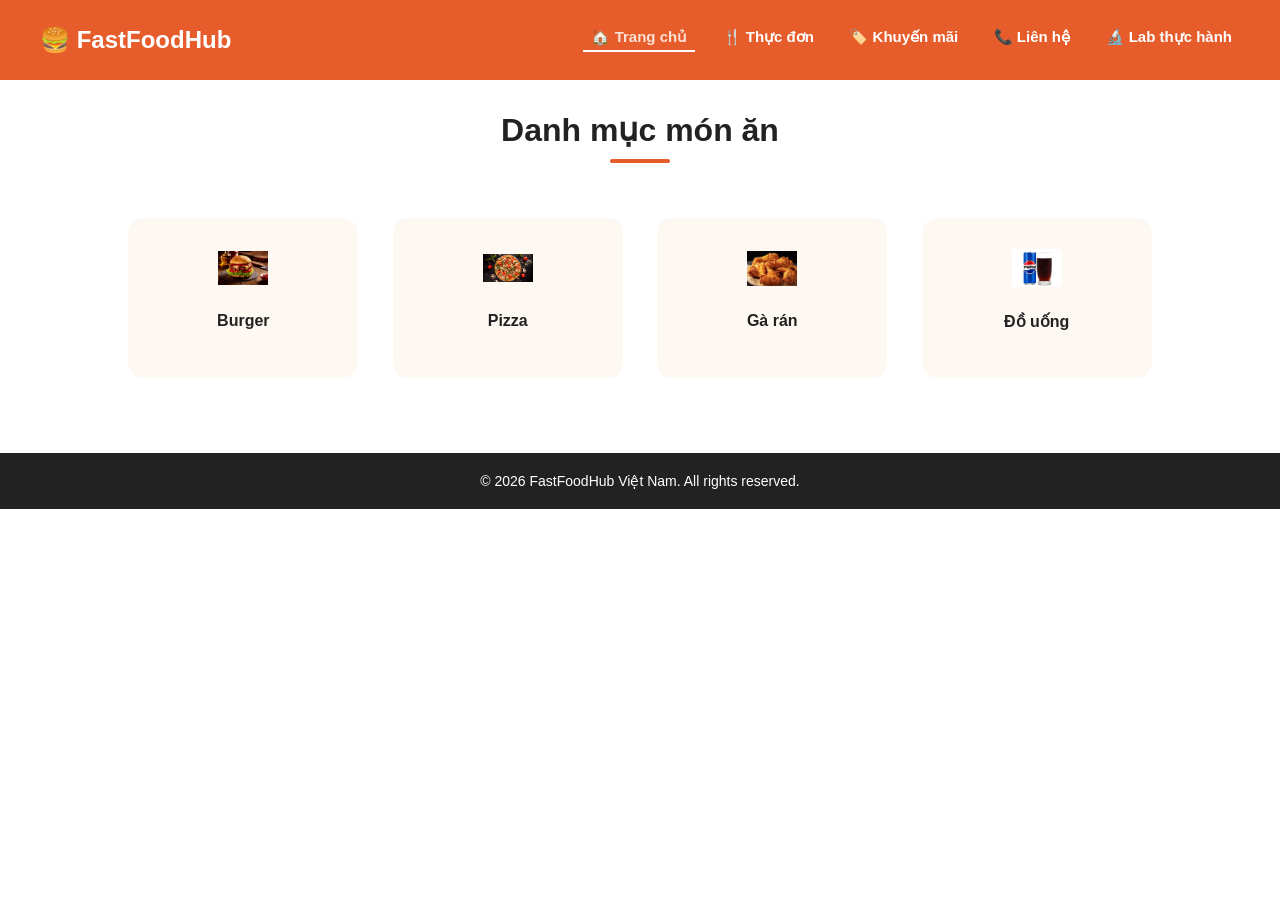
<file: index.html>
<!DOCTYPE html>
  <html lang="en">
  <head>
    <meta charset="UTF-8">
    <meta name="viewport" content="width=device-width, initial-scale=1.0">
    <title>FastFoodHub - Trang Chủ</title>
    <link rel="stylesheet" href="styles.css">
    <title>Document</title>
  </head>
  <body>
    <header class="navbar">
        <div class="logo">🍔 FastFoodHub</div>
        <ul class="nav-links">
            <li><a href="index.html" class="active">🏠 Trang chủ</a></li>
            <li><a href="thucdon.html">🍴 Thực đơn</a></li>
            <li><a href="khuyenmai.html">🏷️ Khuyến mãi</a></li>
            <li><a href="lienhe.html">📞 Liên hệ</a></li>
            <li><a href="labTH.html">🔬 Lab thực hành</a></li>
        </ul>
    </header>
    <div class="maincontent">
        <div class="herogap">
            <h1 style="color: #665c2b; font-size: 36px; margin-bottom: 10px;">Chào mừng đến với FastFoodHub</h1>
            <p style="color: #555555;">Thức ăn nhanh chất lượng cao - Giao hàng trong chớp mắt</p>
        </div>
        <section class="container">
            <h2 class="section-title">Danh mục món ăn</h2>
            <div class="underline"></div>

            <a href="thuc-don.html" class="category-card">
                <img src="images/istockphoto-2061716709-612x612.jpg" alt="Burger" class="card-icon">
                <h3>Burger</h3>
            </a>

            <a href="thuc-don.html" class="category-card">
                <img src="images/cach-nuong-pizza-thumbnail.jpg" alt="Pizza" class="card-icon">
                <h3>Pizza</h3>
            </a>

            <a href="thuc-don.html" class="category-card">
                <img src="images/ga-ran-gion-1_83c75dcbff794589a4be4ae74e71c8e6.jpg" alt="Gà rán" class="card-icon">
                <h3>Gà rán</h3>
            </a>

            <a href="thuc-don.html" class="category-card">
                <img src="images/download.jpg" alt="Đồ uống" class="card-icon">
                <h3>Đồ uống</h3>
            </a>
        </section>
    </div>

    <footer>
        &copy; 2026 FastFoodHub Việt Nam. All rights reserved.
    </footer>
  </body>
  </html>
</file>
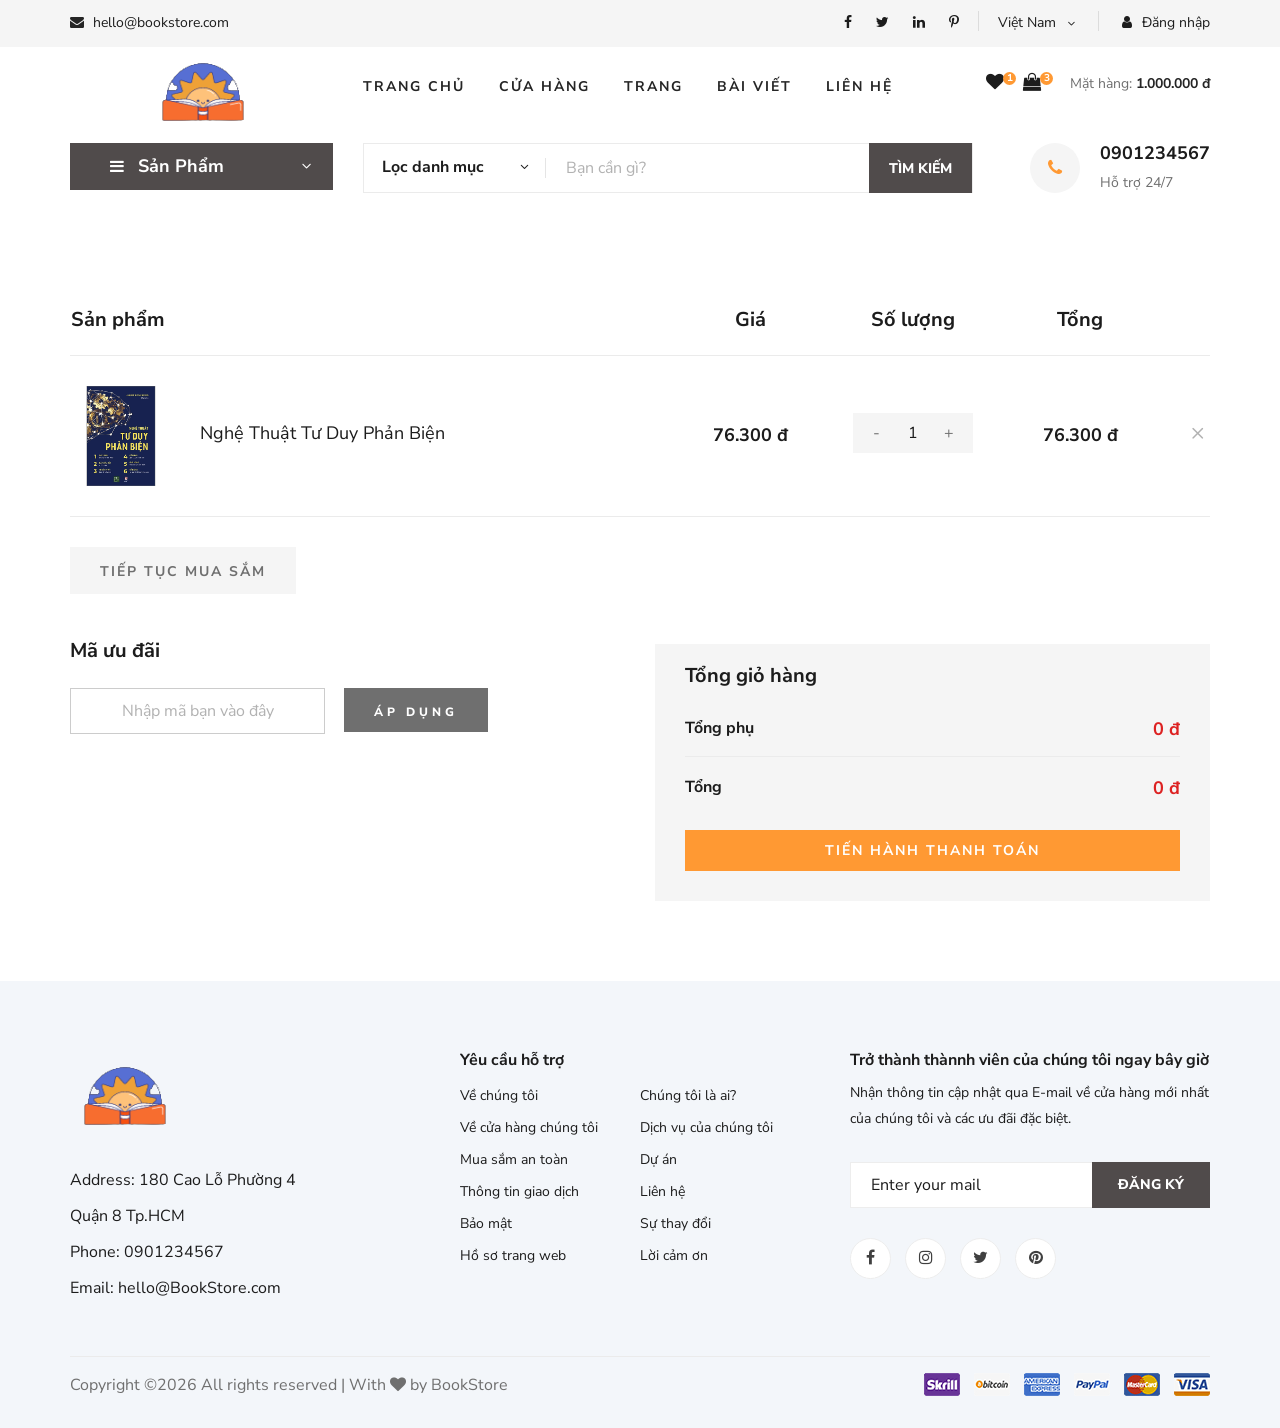
<file: BTLabTH/Lab07/demo_bai_2/index.html>
<!DOCTYPE html>
<html lang="zxx">

<head>
    <meta charset="UTF-8">
    <meta name="description" content="Ogani Template">
    <meta name="keywords" content="Ogani, unica, creative, html">
    <meta name="viewport" content="width=device-width, initial-scale=1.0">
    <meta http-equiv="X-UA-Compatible" content="ie=edge">
    <title>Nice | BookStore</title>
    
    <!-- Google Font -->
    <link href="https://fonts.googleapis.com/css2?family=Nunito Sans:wght@200;300;400;600;900&display=swap" rel="stylesheet">
    
    <!-- Css Styles -->
    <link rel="stylesheet" href="css/bootstrap.min.css" type="text/css">
    <link rel="stylesheet" href="css/font-awesome.min.css" type="text/css">
    <link rel="stylesheet" href="css/elegant-icons.css" type="text/css">
    <link rel="stylesheet" href="css/nice-select.css" type="text/css">
    <link rel="stylesheet" href="css/jquery-ui.min.css" type="text/css">
    <link rel="stylesheet" href="css/owl.carousel.min.css" type="text/css">
    <link rel="stylesheet" href="css/slicknav.min.css" type="text/css">
    <link rel="stylesheet" href="css/style.css" type="text/css">


</head>

<body>
    <!-- Page Preloder -->
    <div id="preloder">
        <div class="loader"></div>
    </div>

    <!-- Humberger Begin -->
    <div class="humberger__menu__overlay"></div>
    <div class="humberger__menu__wrapper">
        <div class="humberger__menu__logo">
            <a href="#"><img src="img/logo.png" alt=""></a>
        </div>
        <div class="humberger__menu__cart">
            <ul>
                <li><a href="#"><i class="fa fa-heart"></i> <span>1</span></a></li>
                <li><a href="#"><i class="fa fa-shopping-bag"></i> <span>3</span></a></li>
            </ul>
            <div class="header__cart__price">Mặt hàng: <span>1.000.000 đ</span></div>
        </div>
        <div class="humberger__menu__widget">
            <div class="header__top__right__language">
                <div>Việt Nam</div>
                <span class="arrow_carrot-down"></span>
                <ul>
                    <li><a href="#">Spanis</a></li>
                    <li><a href="#">English</a></li>
                </ul>
            </div>
            <div class="header__top__right__auth">
                <a href="#"><i class="fa fa-user"></i> Đăng nhập</a>
            </div>
        </div>
        <nav class="humberger__menu__nav mobile-menu">
            <ul>
                <li><a href="./index.html">Trang chủ</a></li>
                <li><a href="./shop-grid.html">Cửa hàng</a></li>
                <li><a href="#">Trang</a>
                    <ul class="header__menu__dropdown">
                        <li><a href="./shop-details.html">Cửa hàng chi tiết</a></li>
                        <li><a href="./shoping-cart.html">Giỏ hàng</a></li>
                        <li><a href="./checkout.html">Thủ tục thanh toán</a></li>
                        <li><a href="./blog-details.html">Chi tiết bài viết</a></li>
                    </ul>
                </li>
                <li><a href="./blog.html">Bài viết</a></li>
                <li><a href="./contact.html">Liên hệ</a></li>
            </ul>
        </nav>
        <div id="mobile-menu-wrap"></div>
        <div class="header__top__right__social">
            <a href="#"><i class="fa fa-facebook"></i></a>
            <a href="#"><i class="fa fa-twitter"></i></a>
            <a href="#"><i class="fa fa-linkedin"></i></a>
            <a href="#"><i class="fa fa-pinterest-p"></i></a>
        </div>
        <div class="humberger__menu__contact">
            <ul>
                <li><i class="fa fa-envelope"></i> hello@bookstore.com</li>
            </ul>
        </div>
    </div>
    <!-- Humberger End -->

    <!-- Header Section Begin -->
    <header class="header">
        <div class="header__top">
            <div class="container">
                <div class="row">
                    <div class="col-lg-6 col-md-6">
                        <div class="header__top__left">
                            <ul>
                                <li><i class="fa fa-envelope"></i> hello@bookstore.com</li>
                            </ul>
                        </div>
                    </div>
                    <div class="col-lg-6 col-md-6">
                        <div class="header__top__right">
                            <div class="header__top__right__social">
                                <a href="#"><i class="fa fa-facebook"></i></a>
                                <a href="#"><i class="fa fa-twitter"></i></a>
                                <a href="#"><i class="fa fa-linkedin"></i></a>
                                <a href="#"><i class="fa fa-pinterest-p"></i></a>
                            </div>
                            <div class="header__top__right__language">
                                <div>Việt Nam</div>
                                <span class="arrow_carrot-down"></span>
                                <ul>
                                    <li><a href="#">Spanis</a></li>
                                    <li><a href="#">English</a></li>
                                </ul>
                            </div>
                            <div class="header__top__right__auth">
                                <a href="#"><i class="fa fa-user"></i> Đăng nhập</a>
                            </div>
                        </div>
                    </div>
                </div>
            </div>
        </div>
        <div class="container">
            <div class="row">
                <div class="col-lg-3">
                    <div class="header__logo">
                        <a href="./index.html"><img src="img/logo.png" alt=""></a>
                    </div>
                </div>
                <div class="col-lg-6">
                    <nav class="header__menu">
                        <ul class="ul-menu">
                            <li><a href="./index.html">Trang chủ</a></li>
                            <li><a href="./shop-grid.html">Cửa hàng</a></li>
                            <li><a href="#">Trang</a>
                                <ul class="header__menu__dropdown">
                                    <li><a href="./shop-details.html">Cửa hàng chi tiết</a></li>
                                    <li><a href="./shoping-cart.html">Giỏ hàng</a></li>
                                    <li><a href="./checkout.html">Thủ tục thanh toán</a></li>
                                    <li><a href="./blog-details.html">Chi tiết bài viết</a></li>
                                </ul>
                            </li>
                            <li><a href="./blog.html">Bài viết</a></li>
                            <li><a href="./contact.html">Liên hệ</a></li>
                        </ul>
                    </nav>
                </div>
                <div class="col-lg-3">
                    <div class="header__cart">
                        <ul>
                            <li><a href="#"><i class="fa fa-heart"></i> <span>1</span></a></li>
                            <li><a href="#"><i class="fa fa-shopping-bag"></i> <span>3</span></a></li>
                        </ul>
                        <div class="header__cart__price">Mặt hàng: <span>1.000.000 đ</span></div>
                    </div>
                </div>
            </div>
            <div class="humberger__open">
                <i class="fa fa-bars"></i>
            </div>
        </div>
    </header>
    <!-- Header Section End -->

    <!-- Hero Section Begin -->
    <section class="hero hero-normal">
        <div class="container">
            <div class="row">
                <div class="col-lg-3">
                    <div class="hero__categories">
                        <div class="hero__categories__all">
                            <i class="fa fa-bars"></i>
                            <span>Sản Phẩm</span>
                        </div>
                        <ul>
                            <li><a href="#">Văn học</a></li>
                            <li><a href="#">Kinh tế</a></li>
                            <li><a href="#">Thiếu nhi</a></li>
                            <li><a href="#">Kĩ năng sống</a></li>
                            <li><a href="#">Giáo khoa</a></li>
                            <li><a href="#">Từ điển</a></li>
                            <li><a href="#">Lịch sử</a></li>
                            <li><a href="#">Y học</a></li>
                            <li><a href="#">Tạp chí</a></li>
                            <li><a href="#">Ngoại ngữ</a></li>
                            <li><a href="#">Giáo trình</a></li>
                        </ul>
                    </div>
                </div>
                <div class="col-lg-9">
                    <div class="hero__search">
                        <div class="hero__search__form">
                            <form action="#">
                                <div class="hero__search__categories">
                                    Lọc danh mục
                                    <span class="arrow_carrot-down"></span>
                                </div>
                                <input type="text" placeholder="Bạn cần gì?">
                                <button type="submit" class="site-btn">TÌM KIẾM</button>
                            </form>
                        </div>
                        <div class="hero__search__phone">
                            <div class="hero__search__phone__icon">
                                <i class="fa fa-phone"></i>
                            </div>
                            <div class="hero__search__phone__text">
                                <h5>0901234567</h5>
                                <span>Hỗ trợ 24/7 </span>
                            </div>
                        </div>
                    </div>
                </div>
            </div>
        </div>
    </section>
    <!-- Hero Section End -->

    <!-- Shoping Cart Section Begin -->
    <section class="shoping-cart spad">
        <div class="container">
            <div class="row">
                <div class="col-lg-12">
                    <div class="shoping__cart__table">
                        <table>
                            <thead>
                                <tr>
                                    <th class="shoping__product">Sản phẩm</th>
                                    <th>Giá</th>
                                    <th>Số lượng</th>
                                    <th>Tổng</th>
                                    <th></th>
                                </tr>
                            </thead>
                            <tbody>
                                <tr>
                                    <td class="shoping__cart__item">
                                        <img src="img/featured/Book_2.jpg" alt="" width="100px">
                                        <h5>Nghệ Thuật Tư Duy Phản Biện</h5>
                                    </td>
                                    <td class="shoping__cart__price">
                                        76.300 đ
                                    </td>
                                    <td class="shoping__cart__quantity">
                                        <div class="quantity">
                                            <div class="pro-qty">
                                                <input value="1" id="quantity" >
                                            </div>
                                        </div>
                                    </td>
                                    <td class="shoping__cart__total" id="total">
                                        76.300 đ
                                    </td>
                                    <td class="shoping__cart__item__close">
                                        <span class="icon_close"></span>
                                    </td>
                                </tr>
                            </tbody>
                        </table>
                    </div>
                </div>
            </div>
            <div class="row">
                <div class="col-lg-12">
                    <div class="shoping__cart__btns">
                        <a href="#" class="primary-btn cart-btn">TIẾP TỤC MUA SẮM</a>
                    </div>
                </div>
                <div class="col-lg-6">
                    <div class="shoping__continue">
                        <div class="shoping__discount">
                            <h5>Mã ưu đãi</h5>
                            <form action="#">
                                <input type="text" placeholder="Nhập mã bạn vào đây">
                                <button type="submit" class="site-btn">ÁP DỤNG</button>
                            </form>
                        </div>
                    </div>
                </div>
                <div class="col-lg-6">
                    <div class="shoping__checkout">
                        <h5>Tổng giỏ hàng</h5>
                        <ul>
                            <li>Tổng phụ <span>0 đ</span></li>
                            <li>Tổng <span>0 đ</span></li>
                        </ul>
                        <a href="#" class="primary-btn">Tiến hành thanh toán</a>
                    </div>
                </div>
            </div>
        </div>
    </section>
    <!-- Shoping Cart Section End -->


    <!-- Footer Section Begin -->
    <footer class="footer spad">
        <div class="container">
            <div class="row">
                <div class="col-lg-3 col-md-6 col-sm-6">
                    <div class="footer__about">
                        <div class="footer__about__logo">
                            <a href="./index.html"><img src="img/logo.png" alt=""></a>
                        </div>
                        <ul>
                            <li>Address: 180 Cao Lỗ Phường 4 Quận 8 Tp.HCM</li>
                            <li>Phone: 0901234567</li>
                            <li>Email: hello@BookStore.com</li>
                        </ul>
                    </div>
                </div>
                <div class="col-lg-4 col-md-6 col-sm-6 offset-lg-1">
                    <div class="footer__widget">
                        <h6>
                            Yêu cầu hỗ trợ</h6>
                        <ul>
                            <li><a href="#">Về chúng tôi</a></li>
                            <li><a href="#">Về cửa hàng chúng tôi</a></li>
                            <li><a href="#">Mua sắm an toàn</a></li>
                            <li><a href="#">Thông tin giao dịch</a></li>
                            <li><a href="#">Bảo mật</a></li>
                            <li><a href="#">Hồ sơ trang web</a></li>
                        </ul>
                        <ul>
                            <li><a href="#">Chúng tôi là ai?</a></li>
                            <li><a href="#">Dịch vụ của chúng tôi</a></li>
                            <li><a href="#">Dự án</a></li>
                            <li><a href="#">Liên hệ</a></li>
                            <li><a href="#">Sự thay đổi</a></li>
                            <li><a href="#">Lời cảm ơn</a></li>
                        </ul>
                    </div>
                </div>
                <div class="col-lg-4 col-md-12">
                    <div class="footer__widget">
                        <h6>Trở thành thànnh viên của chúng tôi ngay bây giờ</h6>
                        <p>Nhận thông tin cập nhật qua E-mail về cửa hàng mới nhất của chúng tôi và các ưu đãi đặc biệt.</p>
                        <form action="#">
                            <input type="text" placeholder="Enter your mail">
                            <button type="submit" class="site-btn">Đăng ký</button>
                        </form>
                        <div class="footer__widget__social">
                            <a href="#"><i class="fa fa-facebook"></i></a>
                            <a href="#"><i class="fa fa-instagram"></i></a>
                            <a href="#"><i class="fa fa-twitter"></i></a>
                            <a href="#"><i class="fa fa-pinterest"></i></a>
                        </div>
                    </div>
                </div>
            </div>
            <div class="row">
                <div class="col-lg-12">
                    <div class="footer__copyright">
                        <div class="footer__copyright__text"><p>
  Copyright &copy;<script>document.write(new Date().getFullYear());</script> All rights reserved | With <i class="fa fa-heart" aria-hidden="true"></i> by BookStore</a>
  </p></div>
                        <div class="footer__copyright__payment"><img src="img/payment-item.png" alt=""></div>
                    </div>
                </div>
            </div>
        </div>
    </footer>
    <!-- Footer Section End -->

    <!-- Js Plugins -->
    <script src="js/jquery-3.3.1.min.js"></script>
    <script src="js/bootstrap.min.js"></script>
    <script src="js/jquery.nice-select.min.js"></script>
    <script src="js/jquery-ui.min.js"></script>
    <script src="js/jquery.slicknav.js"></script>
    <script src="js/mixitup.min.js"></script>
    <script src="js/owl.carousel.min.js"></script>
    <script src="js/main.js"></script>


</body>

</html>
</file>
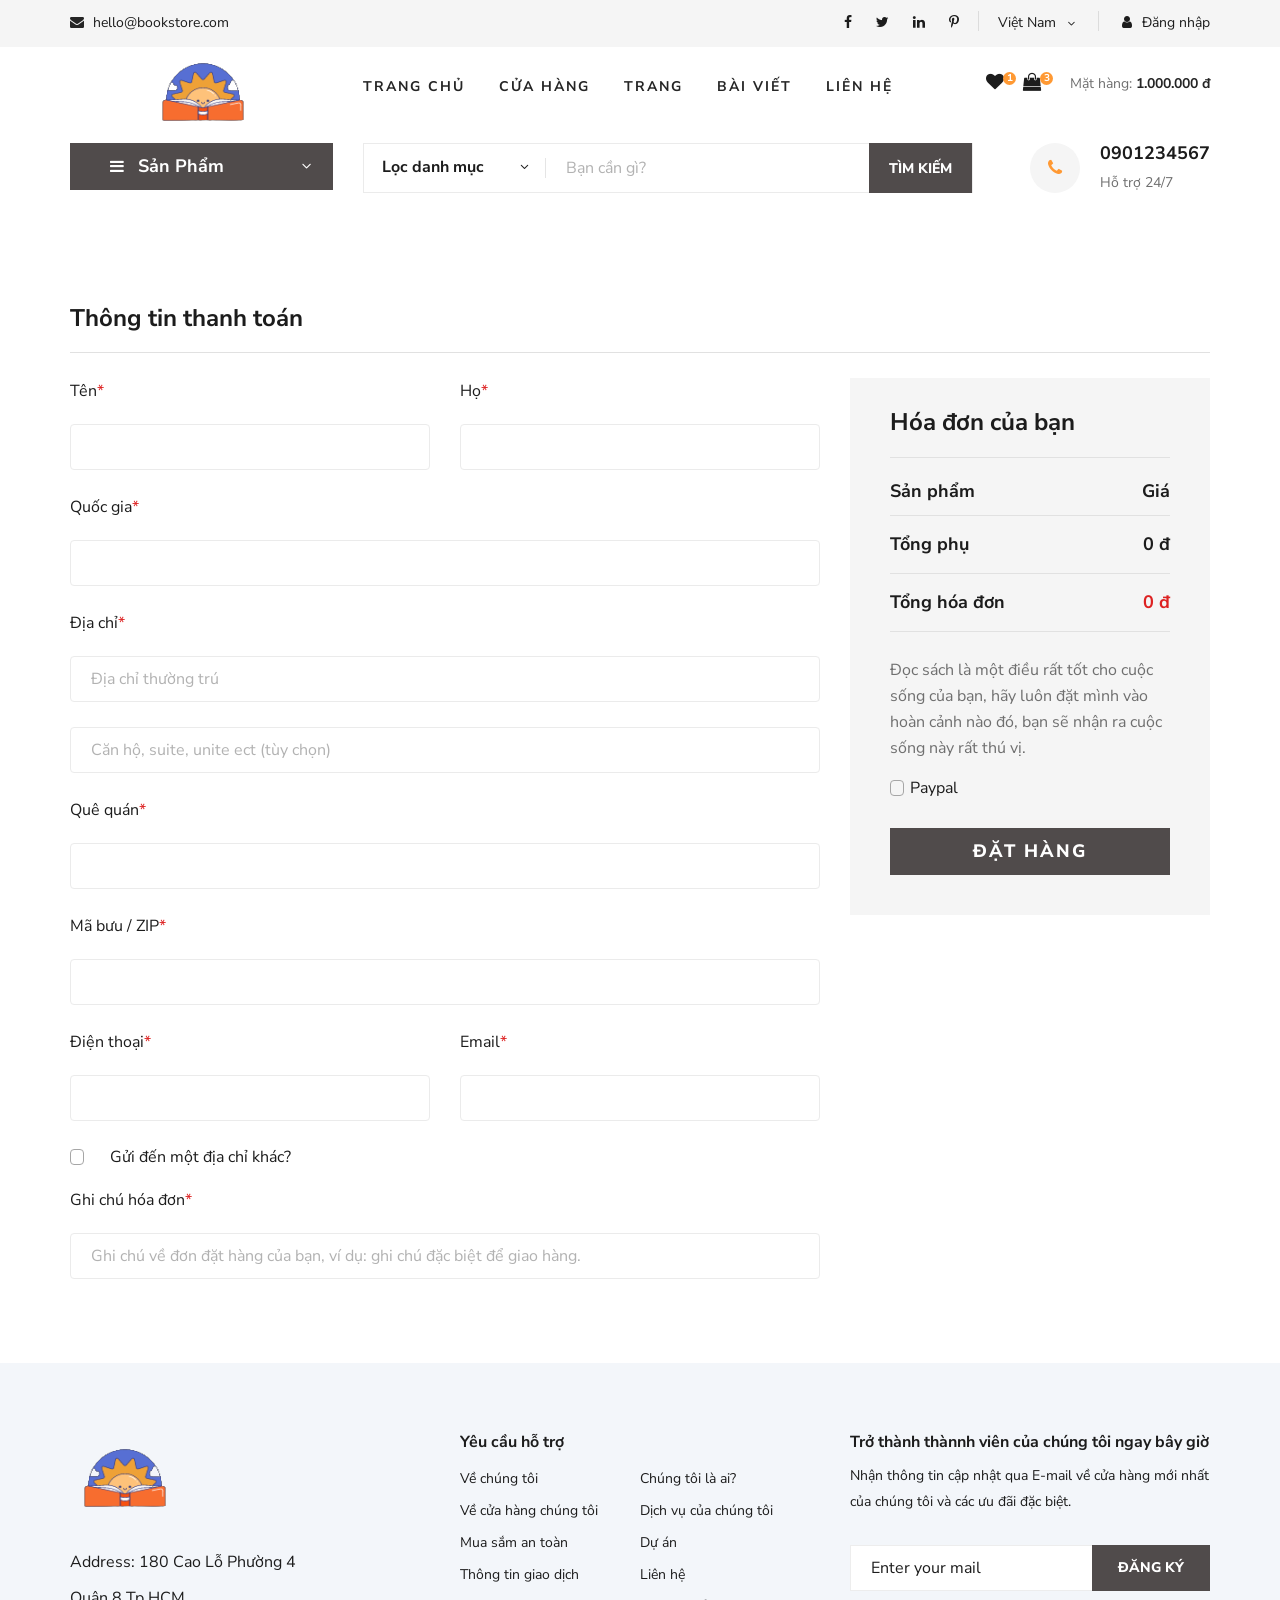
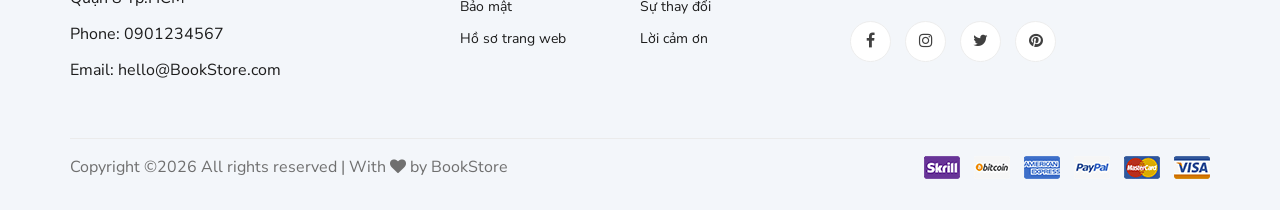
<file: BTLabTH/Lab07/Vi_du/index.html>
<!DOCTYPE html>
<html lang="zxx">

<head>
    <meta charset="UTF-8">
    <meta name="description" content="Ogani Template">
    <meta name="keywords" content="Ogani, unica, creative, html">
    <meta name="viewport" content="width=device-width, initial-scale=1.0">
    <meta http-equiv="X-UA-Compatible" content="ie=edge">
    <title>Nice | BookStore</title>
    
    <!-- Google Font -->
    <link href="https://fonts.googleapis.com/css2?family=Nunito Sans:wght@200;300;400;600;900&display=swap" rel="stylesheet">
    
    <!-- Css Styles -->
    <link rel="stylesheet" href="css/bootstrap.min.css" type="text/css">
    <link rel="stylesheet" href="css/font-awesome.min.css" type="text/css">
    <link rel="stylesheet" href="css/elegant-icons.css" type="text/css">
    <link rel="stylesheet" href="css/nice-select.css" type="text/css">
    <link rel="stylesheet" href="css/jquery-ui.min.css" type="text/css">
    <link rel="stylesheet" href="css/owl.carousel.min.css" type="text/css">
    <link rel="stylesheet" href="css/slicknav.min.css" type="text/css">
    <link rel="stylesheet" href="css/style.css" type="text/css">


    <style>
        .error-message {
            color: red;
            font-size: 14px; 
            margin-top: 5px; 
        }
    </style>
</head>

<body>
    <!-- Page Preloder -->
    <div id="preloder">
        <div class="loader"></div>
    </div>

    <!-- Humberger Begin -->
    <div class="humberger__menu__overlay"></div>
    <div class="humberger__menu__wrapper">
        <div class="humberger__menu__logo">
            <a href="#"><img src="img/logo.png" alt=""></a>
        </div>
        <div class="humberger__menu__cart">
            <ul>
                <li><a href="#"><i class="fa fa-heart"></i> <span>1</span></a></li>
                <li><a href="#"><i class="fa fa-shopping-bag"></i> <span>3</span></a></li>
            </ul>
            <div class="header__cart__price">Mặt hàng: <span>1.000.000 đ</span></div>
        </div>
        <div class="humberger__menu__widget">
            <div class="header__top__right__language">
                <div>Việt Nam</div>
                <span class="arrow_carrot-down"></span>
                <ul>
                    <li><a href="#">Spanis</a></li>
                    <li><a href="#">English</a></li>
                </ul>
            </div>
            <div class="header__top__right__auth">
                <a href="#"><i class="fa fa-user"></i> Đăng nhập</a>
            </div>
        </div>
        <nav class="humberger__menu__nav mobile-menu">
            <ul>
                <li><a href="./index.html">Trang chủ</a></li>
                <li><a href="./shop-grid.html">Cửa hàng</a></li>
                <li><a href="#">Trang</a>
                    <ul class="header__menu__dropdown">
                        <li><a href="./shop-details.html">Cửa hàng chi tiết</a></li>
                        <li><a href="./shoping-cart.html">Giỏ hàng</a></li>
                        <li><a href="./checkout.html">Thủ tục thanh toán</a></li>
                        <li><a href="./blog-details.html">Chi tiết bài viết</a></li>
                    </ul>
                </li>
                <li><a href="./blog.html">Bài viết</a></li>
                <li><a href="./contact.html">Liên hệ</a></li>
            </ul>
        </nav>
        <div id="mobile-menu-wrap"></div>
        <div class="header__top__right__social">
            <a href="#"><i class="fa fa-facebook"></i></a>
            <a href="#"><i class="fa fa-twitter"></i></a>
            <a href="#"><i class="fa fa-linkedin"></i></a>
            <a href="#"><i class="fa fa-pinterest-p"></i></a>
        </div>
        <div class="humberger__menu__contact">
            <ul>
                <li><i class="fa fa-envelope"></i> hello@bookstore.com</li>
            </ul>
        </div>
    </div>
    <!-- Humberger End -->

    <!-- Header Section Begin -->
    <header class="header">
        <div class="header__top">
            <div class="container">
                <div class="row">
                    <div class="col-lg-6 col-md-6">
                        <div class="header__top__left">
                            <ul>
                                <li><i class="fa fa-envelope"></i> hello@bookstore.com</li>
                            </ul>
                        </div>
                    </div>
                    <div class="col-lg-6 col-md-6">
                        <div class="header__top__right">
                            <div class="header__top__right__social">
                                <a href="#"><i class="fa fa-facebook"></i></a>
                                <a href="#"><i class="fa fa-twitter"></i></a>
                                <a href="#"><i class="fa fa-linkedin"></i></a>
                                <a href="#"><i class="fa fa-pinterest-p"></i></a>
                            </div>
                            <div class="header__top__right__language">
                                <div>Việt Nam</div>
                                <span class="arrow_carrot-down"></span>
                                <ul>
                                    <li><a href="#">Spanis</a></li>
                                    <li><a href="#">English</a></li>
                                </ul>
                            </div>
                            <div class="header__top__right__auth">
                                <a href="#"><i class="fa fa-user"></i> Đăng nhập</a>
                            </div>
                        </div>
                    </div>
                </div>
            </div>
        </div>
        <div class="container">
            <div class="row">
                <div class="col-lg-3">
                    <div class="header__logo">
                        <a href="./index.html"><img src="img/logo.png" alt=""></a>
                    </div>
                </div>
                <div class="col-lg-6">
                    <nav class="header__menu">
                        <ul class="ul-menu">
                            <li><a href="./index.html">Trang chủ</a></li>
                            <li><a href="./shop-grid.html">Cửa hàng</a></li>
                            <li><a href="#">Trang</a>
                                <ul class="header__menu__dropdown">
                                    <li><a href="./shop-details.html">Cửa hàng chi tiết</a></li>
                                    <li><a href="./shoping-cart.html">Giỏ hàng</a></li>
                                    <li><a href="./checkout.html">Thủ tục thanh toán</a></li>
                                    <li><a href="./blog-details.html">Chi tiết bài viết</a></li>
                                </ul>
                            </li>
                            <li><a href="./blog.html">Bài viết</a></li>
                            <li><a href="./contact.html">Liên hệ</a></li>
                        </ul>
                    </nav>
                </div>
                <div class="col-lg-3">
                    <div class="header__cart">
                        <ul>
                            <li><a href="#"><i class="fa fa-heart"></i> <span>1</span></a></li>
                            <li><a href="#"><i class="fa fa-shopping-bag"></i> <span>3</span></a></li>
                        </ul>
                        <div class="header__cart__price">Mặt hàng: <span>1.000.000 đ</span></div>
                    </div>
                </div>
            </div>
            <div class="humberger__open">
                <i class="fa fa-bars"></i>
            </div>
        </div>
    </header>
    <!-- Header Section End -->

    <!-- Hero Section Begin -->
    <section class="hero hero-normal">
        <div class="container">
            <div class="row">
                <div class="col-lg-3">
                    <div class="hero__categories">
                        <div class="hero__categories__all">
                            <i class="fa fa-bars"></i>
                            <span>Sản Phẩm</span>
                        </div>
                        <ul>
                            <li><a href="#">Văn học</a></li>
                            <li><a href="#">Kinh tế</a></li>
                            <li><a href="#">Thiếu nhi</a></li>
                            <li><a href="#">Kĩ năng sống</a></li>
                            <li><a href="#">Giáo khoa</a></li>
                            <li><a href="#">Từ điển</a></li>
                            <li><a href="#">Lịch sử</a></li>
                            <li><a href="#">Y học</a></li>
                            <li><a href="#">Tạp chí</a></li>
                            <li><a href="#">Ngoại ngữ</a></li>
                            <li><a href="#">Giáo trình</a></li>
                        </ul>
                    </div>
                </div>
                <div class="col-lg-9">
                    <div class="hero__search">
                        <div class="hero__search__form">
                            <form action="#">
                                <div class="hero__search__categories">
                                    Lọc danh mục
                                    <span class="arrow_carrot-down"></span>
                                </div>
                                <input type="text" placeholder="Bạn cần gì?">
                                <button type="submit" class="site-btn">TÌM KIẾM</button>
                            </form>
                        </div>
                        <div class="hero__search__phone">
                            <div class="hero__search__phone__icon">
                                <i class="fa fa-phone"></i>
                            </div>
                            <div class="hero__search__phone__text">
                                <h5>0901234567</h5>
                                <span>Hỗ trợ 24/7 </span>
                            </div>
                        </div>
                    </div>
                </div>
            </div>
        </div>
    </section>
    <!-- Hero Section End -->

     <!-- Checkout Section Begin -->
     <section class="checkout spad">
        <div class="container">
            <div class="checkout__form">
                <h4>Thông tin thanh toán</h4>
                <form id="checkoutForm" action="#">
                    <div class="row">
                        <div class="col-lg-8 col-md-6">
                            <div class="row">
                                <div class="col-lg-6">
                                    <div class="checkout__input">
                                        <p>Tên<span>*</span></p>
                                        <input type="text" id="firstNameInput">
                                        <div class="error-message" id="firstNameErrorMessage"></div>
                                    </div>
                                </div>
                                <div class="col-lg-6">
                                    <div class="checkout__input">
                                        <p>Họ<span>*</span></p>
                                        <input type="text" id="lastNameInput">
                                        <div class="error-message" id="lastNameErrorMessage"></div>
                                    </div>
                                </div>
                            </div>
                            <div class="checkout__input">
                                <p>Quốc gia<span>*</span></p>
                                <input type="text" id="nationInput">
                                <div class="error-message" id="nationErrorMessage"></div>
                            </div>
                            <div class="checkout__input">
                                <p>Địa chỉ<span>*</span></p>
                                <input type="text" placeholder="Địa chỉ thường trú" class="checkout__input__add" id="adresseInput">
                                <div class="error-message" id="adresseErrorMessage"></div>
                                <input type="text" placeholder="Căn hộ, suite, unite ect (tùy chọn)" id="suiteInput">
                                <div class="error-message" id="suiteErrorMessage"></div>
                            </div>
                            <div class="checkout__input">
                                <p>Quê quán<span>*</span></p>
                                <input type="text" id="countryInput">
                                <div class="error-message" id="countryErrorMessage"></div>
                            </div>
                            <div class="checkout__input">
                                <p>Mã bưu / ZIP<span>*</span></p>
                                <input type="text" id="zipInput">
                                <div class="error-message" id="zipErrorMessage"></div>
                            </div>
                            <div class="row">
                                <div class="col-lg-6">
                                    <div class="checkout__input">
                                        <p>Điện thoại<span>*</span></p>
                                        <input type="text" id="numInput">
                                        <div class="error-message" id="numErrorMessage"></div>
                                    </div>
                                </div>
                                <div class="col-lg-6">
                                    <div class="checkout__input">
                                        <p>Email<span>*</span></p>
                                        <input type="text" id="emailInput">
                                        <div class="error-message" id="emailErrorMessage"></div>
                                    </div>
                                </div>
                            </div>
                           
                            <div class="checkout__input__checkbox">
                                <label for="diff-acc">
                                    Gửi đến một địa chỉ khác?
                                    <input type="checkbox" id="diff-acc">
                                    <span class="checkmark"></span>
                                </label>
                            </div>
                            <div class="checkout__input">
                                <p>Ghi chú hóa đơn<span>*</span></p>
                                <input type="text" placeholder="Ghi chú về đơn đặt hàng của bạn, ví dụ: ghi chú đặc biệt để giao hàng." id="noteInput">
                                <div class="error-message" id="noteErrorMessage"></div>
                            </div>
                        </div>
                        <div class="col-lg-4 col-md-6">
                            <div class="checkout__order">
                                <h4>Hóa đơn của bạn</h4>
                                <div class="checkout__order__products">Sản phẩm <span>Giá</span></div>
                               
                                <div class="checkout__order__subtotal">Tổng phụ <span>0 đ</span></div>
                                <div class="checkout__order__total">Tổng hóa đơn <span>0 đ</span></div>
                                <p>Đọc sách là một điều rất tốt cho cuộc sống của bạn, hãy luôn đặt mình vào hoàn cảnh nào đó, bạn sẽ
                                    nhận ra cuộc sống này rất thú vị.
                                </p>
                                <div class="checkout__input__checkbox">
                                    <label for="paypal">
                                        Paypal
                                        <input type="checkbox" id="paypal">
                                        <span class="checkmark"></span>
                                    </label>
                                </div>
                                <button type="button" class="site-btn" onclick="validateForm()">Đặt hàng</button>
                            </div>
                        </div>
                    </div>
                </form>
            </div>
        </div>
    </section>
    <!-- Checkout Section End -->


    <!-- Footer Section Begin -->
    <footer class="footer spad">
        <div class="container">
            <div class="row">
                <div class="col-lg-3 col-md-6 col-sm-6">
                    <div class="footer__about">
                        <div class="footer__about__logo">
                            <a href="./index.html"><img src="img/logo.png" alt=""></a>
                        </div>
                        <ul>
                            <li>Address: 180 Cao Lỗ Phường 4 Quận 8 Tp.HCM</li>
                            <li>Phone: 0901234567</li>
                            <li>Email: hello@BookStore.com</li>
                        </ul>
                    </div>
                </div>
                <div class="col-lg-4 col-md-6 col-sm-6 offset-lg-1">
                    <div class="footer__widget">
                        <h6>
                            Yêu cầu hỗ trợ</h6>
                        <ul>
                            <li><a href="#">Về chúng tôi</a></li>
                            <li><a href="#">Về cửa hàng chúng tôi</a></li>
                            <li><a href="#">Mua sắm an toàn</a></li>
                            <li><a href="#">Thông tin giao dịch</a></li>
                            <li><a href="#">Bảo mật</a></li>
                            <li><a href="#">Hồ sơ trang web</a></li>
                        </ul>
                        <ul>
                            <li><a href="#">Chúng tôi là ai?</a></li>
                            <li><a href="#">Dịch vụ của chúng tôi</a></li>
                            <li><a href="#">Dự án</a></li>
                            <li><a href="#">Liên hệ</a></li>
                            <li><a href="#">Sự thay đổi</a></li>
                            <li><a href="#">Lời cảm ơn</a></li>
                        </ul>
                    </div>
                </div>
                <div class="col-lg-4 col-md-12">
                    <div class="footer__widget">
                        <h6>Trở thành thànnh viên của chúng tôi ngay bây giờ</h6>
                        <p>Nhận thông tin cập nhật qua E-mail về cửa hàng mới nhất của chúng tôi và các ưu đãi đặc biệt.</p>
                        <form action="#">
                            <input type="text" placeholder="Enter your mail">
                            <button type="submit" class="site-btn">Đăng ký</button>
                        </form>
                        <div class="footer__widget__social">
                            <a href="#"><i class="fa fa-facebook"></i></a>
                            <a href="#"><i class="fa fa-instagram"></i></a>
                            <a href="#"><i class="fa fa-twitter"></i></a>
                            <a href="#"><i class="fa fa-pinterest"></i></a>
                        </div>
                    </div>
                </div>
            </div>
            <div class="row">
                <div class="col-lg-12">
                    <div class="footer__copyright">
                        <div class="footer__copyright__text"><p>
  Copyright &copy;<script>document.write(new Date().getFullYear());</script> All rights reserved | With <i class="fa fa-heart" aria-hidden="true"></i> by BookStore</a>
  </p></div>
                        <div class="footer__copyright__payment"><img src="img/payment-item.png" alt=""></div>
                    </div>
                </div>
            </div>
        </div>
    </footer>
    <!-- Footer Section End -->

    <!-- Js Plugins -->
    <script src="js/jquery-3.3.1.min.js"></script>
    <script src="js/bootstrap.min.js"></script>
    <script src="js/jquery.nice-select.min.js"></script>
    <script src="js/jquery-ui.min.js"></script>
    <script src="js/jquery.slicknav.js"></script>
    <script src="js/mixitup.min.js"></script>
    <script src="js/owl.carousel.min.js"></script>
    <script src="js/main.js"></script>



    <!-- JavaScript -->
    <script>
        function validateForm() {
            
            var firstName = firstNameInput.value.trim();
            var email = emailInput.value.trim();
            var lastName=lastNameInput.value.trim();
            var nation=nationInput.value.trim();
            var address=adresseInput.value.trim();
            var suite=suiteInput.value.trim();
            var country=countryInput.value.trim();
            var zip=zipInput.value.trim();
            var num=numInput.value.trim();
            var isValid = true;

            if (firstName === '') {
                firstNameErrorMessage.textContent = 'Vui lòng nhập tên của bạn.';
                isValid = false;
            } else {
                firstNameErrorMessage.textContent = '';
            }
            if (lastName === '') {
                lastNameErrorMessage.textContent = 'Vui lòng nhập họ của bạn.';
                isValid = false;
            } else {
                lastNameErrorMessage.textContent = '';
            }
            if (nation === '') {
                nationErrorMessage.textContent = 'Vui lòng nhập quốc gia của bạn.';
                isValid = false;
            } else {
                nationErrorMessage.textContent = '';
            }
            if (address === '') {
                adresseErrorMessage.textContent = 'Vui lòng nhập địa chỉ của bạn.';
                isValid = false;
            } else {
                adresseErrorMessage.textContent = '';
            }
            if (suite === '') {
                suiteErrorMessage.textContent = 'Vui lòng nhập nơi của bạn.';
                isValid = false;
            } else {
                suiteErrorMessage.textContent = '';
            }
            if (country === '') {
                countryErrorMessage.textContent = 'Vui lòng nhập quê quán của bạn.';
                isValid = false;
            } else {
                countryErrorMessage.textContent = '';
            }
            if (zip === '') {
                zipErrorMessage.textContent = 'Vui lòng nhập mã bưu của bạn.';
                isValid = false;
            } else {
                zipErrorMessage.textContent = '';
            }
            if (num === '') {
                numErrorMessage.textContent = 'Vui lòng nhập số điện thoại của bạn.';
                isValid = false;
            } else {
                numErrorMessage.textContent = '';
            }
            if (!validateEmail(emailInput.value)) {
                emailErrorMessage.textContent = 'Vui lòng nhập một địa chỉ email hợp lệ.';
                isValid = false;
            } else {
                emailErrorMessage.textContent = '';
            }
            

            if (isValid) {
                alert('Đặt hàng thành công!');
            }
            

        }
    
        function validateEmail(email) {
            var emailRegex = /\S+@\S+\.\S+/;
            return emailRegex.test(email);
        }
    
    </script>
    
</body>

</html>
</file>
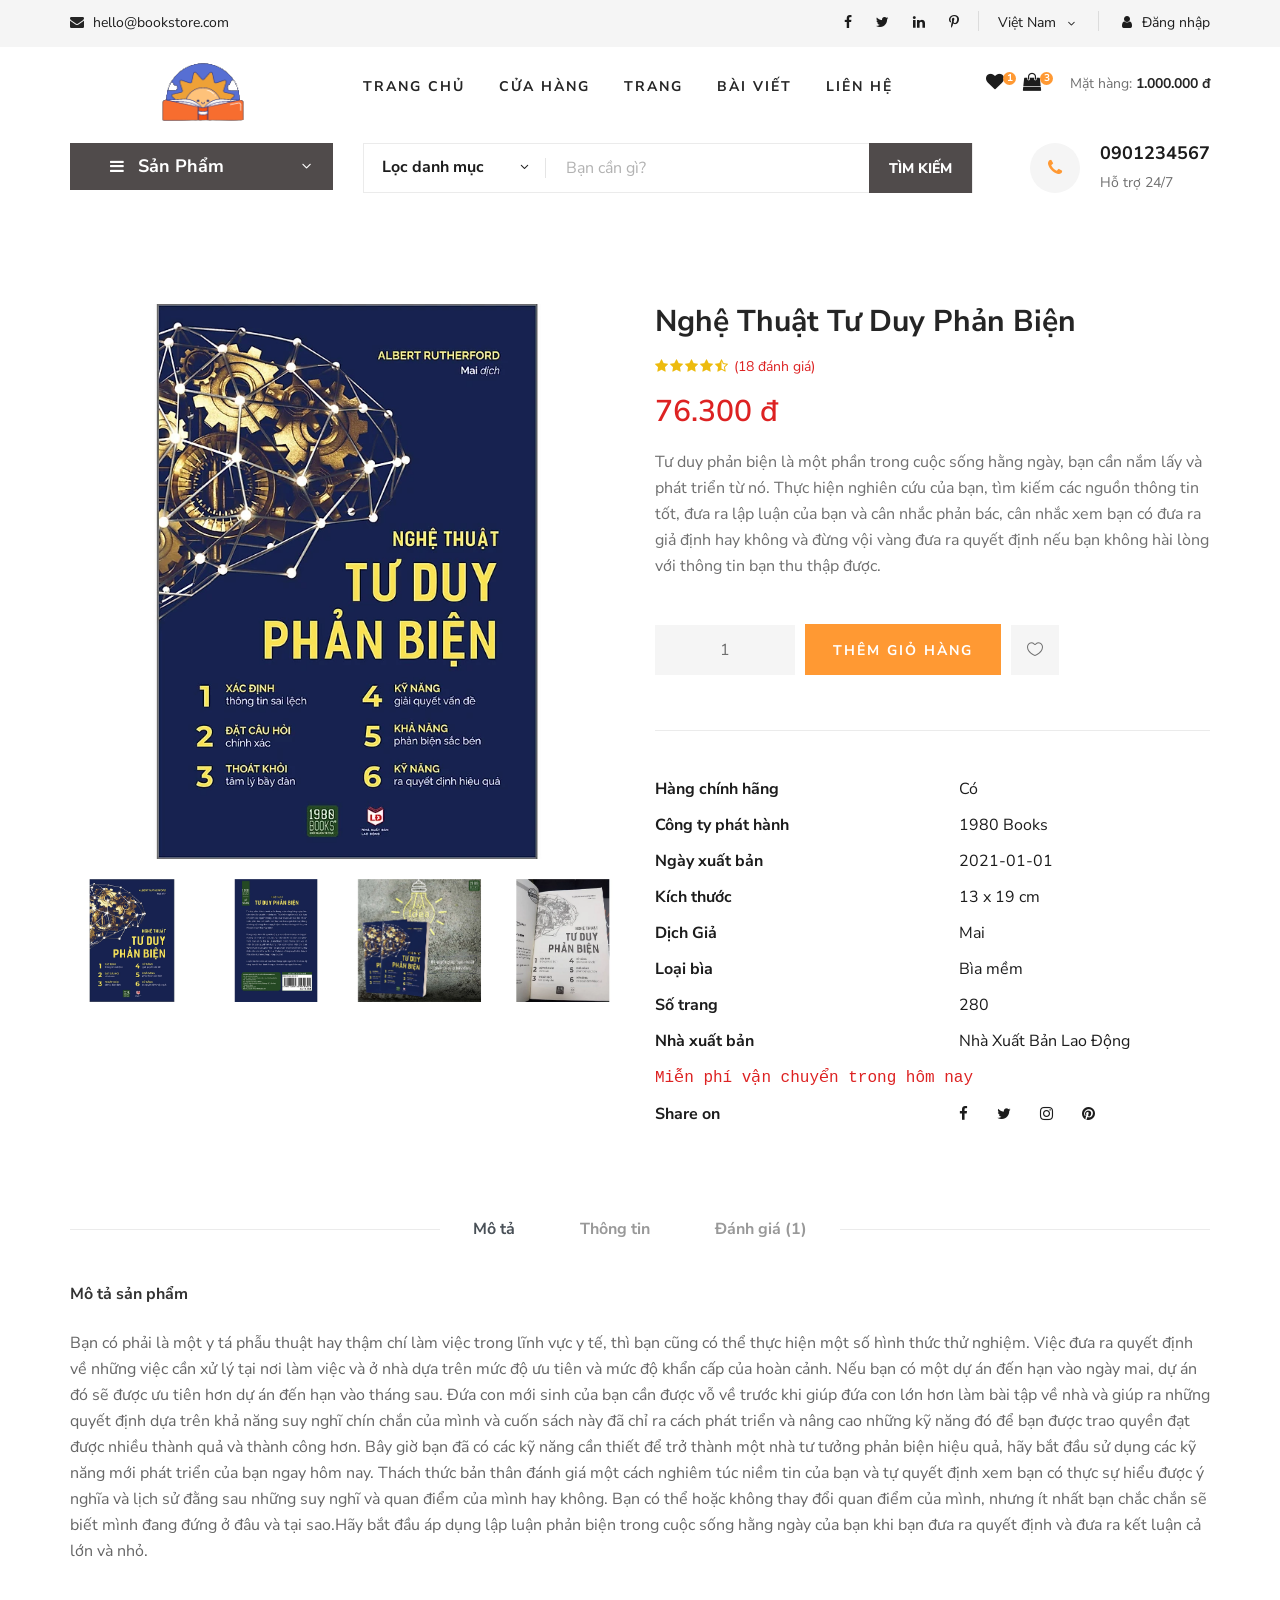
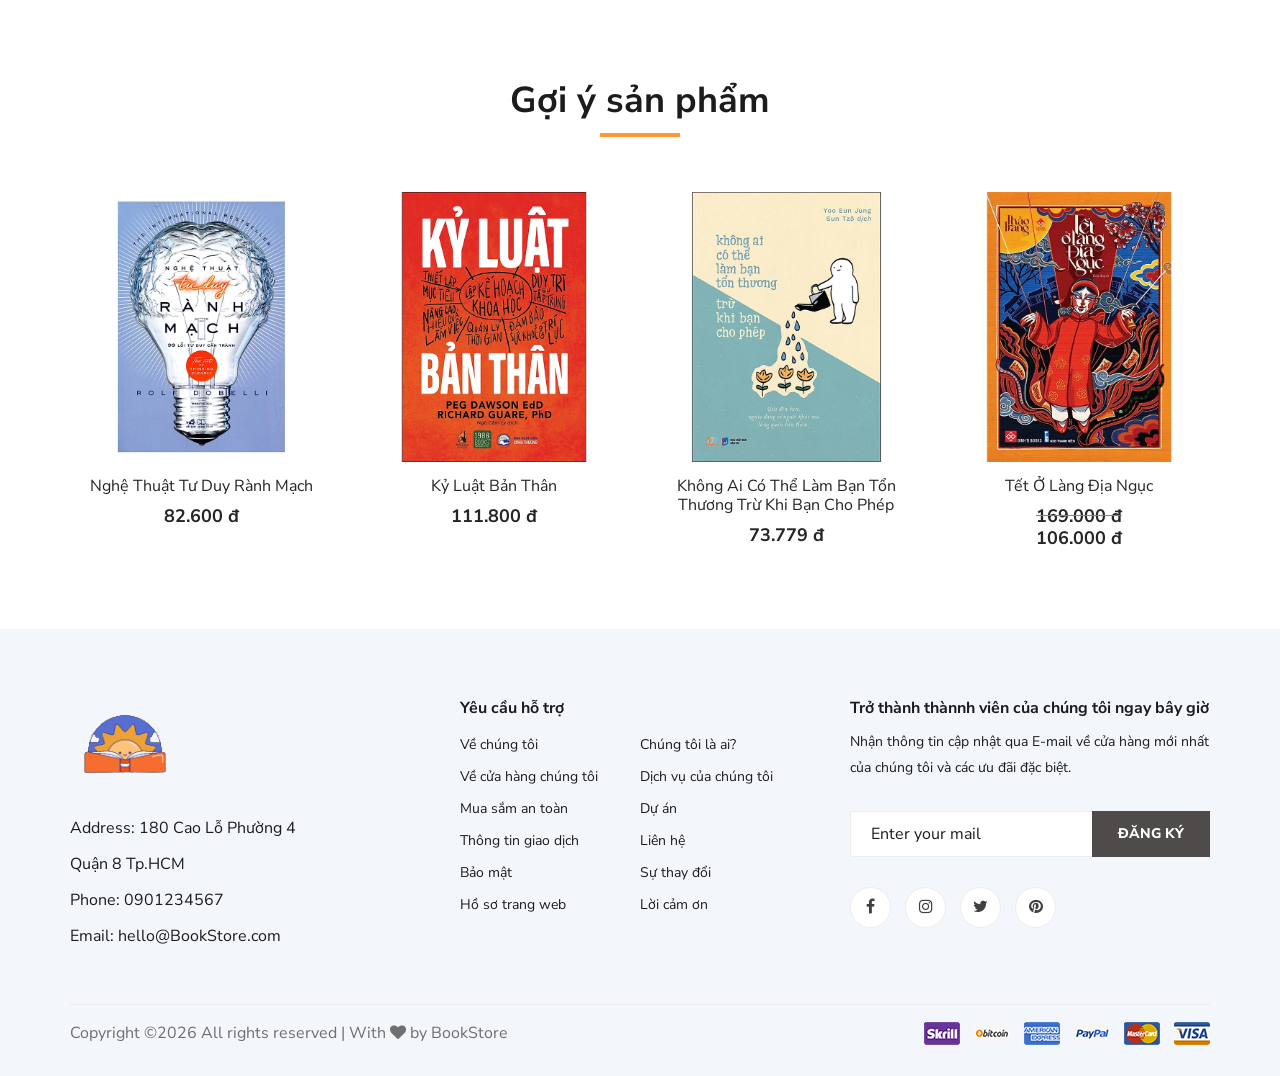
<file: BTLabTH/Lab08/Vi_du_2/index.html>
<!DOCTYPE html>
<html lang="zxx">

<head>
    <meta charset="UTF-8">
    <meta name="description" content="Ogani Template">
    <meta name="keywords" content="Ogani, unica, creative, html">
    <meta name="viewport" content="width=device-width, initial-scale=1.0">
    <meta http-equiv="X-UA-Compatible" content="ie=edge">
    <title>Nice | BookStore</title>

    <!-- Google Font -->
    <link href="https://fonts.googleapis.com/css2?family=Nunito Sans:wght@200;300;400;600;900&display=swap" rel="stylesheet">

    <!-- Css Styles -->
    <link rel="stylesheet" href="css/bootstrap.min.css" type="text/css">
    <link rel="stylesheet" href="css/font-awesome.min.css" type="text/css">
    <link rel="stylesheet" href="css/elegant-icons.css" type="text/css">
    <link rel="stylesheet" href="css/nice-select.css" type="text/css">
    <link rel="stylesheet" href="css/jquery-ui.min.css" type="text/css">
    <link rel="stylesheet" href="css/owl.carousel.min.css" type="text/css">
    <link rel="stylesheet" href="css/slicknav.min.css" type="text/css">
    <link rel="stylesheet" href="css/style.css" type="text/css">

    <style>
        .product__details__pic__slider {
            position: relative;
            overflow: hidden;
        }

        .product__details__pic__slider img {
            display: none;
            width: 100%;
            height: auto;
        }

        .button__slide{
            text-align: center;
            padding-top: 10px;
        }
    </style>

    
</head>

<body>
    <!-- Page Preloder -->
    <div id="preloder">
        <div class="loader"></div>
    </div>

    <!-- Humberger Begin -->
    <div class="humberger__menu__overlay"></div>
    <div class="humberger__menu__wrapper">
        <div class="humberger__menu__logo">
            <a href="#"><img src="img/logo.png" alt=""></a>
        </div>
        <div class="humberger__menu__cart">
            <ul>
                <li><a href="#"><i class="fa fa-heart"></i> <span>1</span></a></li>
                <li><a href="#"><i class="fa fa-shopping-bag"></i> <span>3</span></a></li>
            </ul>
            <div class="header__cart__price">Mặt hàng: <span>1.000.000 đ</span></div>
        </div>
        <div class="humberger__menu__widget">
            <div class="header__top__right__language">
                <div>Việt Nam</div>
                <span class="arrow_carrot-down"></span>
                <ul>
                    <li><a href="#">Spanis</a></li>
                    <li><a href="#">English</a></li>
                </ul>
            </div>
            <div class="header__top__right__auth">
                <a href="#"><i class="fa fa-user"></i> Đăng nhập</a>
            </div>
        </div>
        <nav class="humberger__menu__nav mobile-menu">
            <ul>
                <li><a href="./index.html">Trang chủ</a></li>
                <li><a href="./shop-grid.html">Cửa hàng</a></li>
                <li><a href="#">Trang</a>
                    <ul class="header__menu__dropdown">
                        <li><a href="./shop-details.html">Cửa hàng chi tiết</a></li>
                        <li><a href="./shoping-cart.html">Giỏ hàng</a></li>
                        <li><a href="./checkout.html">Thủ tục thanh toán</a></li>
                        <li><a href="./blog-details.html">Chi tiết bài viết</a></li>
                    </ul>
                </li>
                <li><a href="./blog.html">Bài viết</a></li>
                <li><a href="./contact.html">Liên hệ</a></li>
            </ul>
        </nav>
        <div id="mobile-menu-wrap"></div>
        <div class="header__top__right__social">
            <a href="#"><i class="fa fa-facebook"></i></a>
            <a href="#"><i class="fa fa-twitter"></i></a>
            <a href="#"><i class="fa fa-linkedin"></i></a>
            <a href="#"><i class="fa fa-pinterest-p"></i></a>
        </div>
        <div class="humberger__menu__contact">
            <ul>
                <li><i class="fa fa-envelope"></i> hello@bookstore.com</li>
            </ul>
        </div>
    </div>
    <!-- Humberger End -->

    <!-- Header Section Begin -->
    <header class="header">
        <div class="header__top">
            <div class="container">
                <div class="row">
                    <div class="col-lg-6 col-md-6">
                        <div class="header__top__left">
                            <ul>
                                <li><i class="fa fa-envelope"></i> hello@bookstore.com</li>
                            </ul>
                        </div>
                    </div>
                    <div class="col-lg-6 col-md-6">
                        <div class="header__top__right">
                            <div class="header__top__right__social">
                                <a href="#"><i class="fa fa-facebook"></i></a>
                                <a href="#"><i class="fa fa-twitter"></i></a>
                                <a href="#"><i class="fa fa-linkedin"></i></a>
                                <a href="#"><i class="fa fa-pinterest-p"></i></a>
                            </div>
                            <div class="header__top__right__language">
                                <div>Việt Nam</div>
                                <span class="arrow_carrot-down"></span>
                                <ul>
                                    <li><a href="#">Spanis</a></li>
                                    <li><a href="#">English</a></li>
                                </ul>
                            </div>
                            <div class="header__top__right__auth">
                                <a href="#"><i class="fa fa-user"></i> Đăng nhập</a>
                            </div>
                        </div>
                    </div>
                </div>
            </div>
        </div>
        <div class="container">
            <div class="row">
                <div class="col-lg-3">
                    <div class="header__logo">
                        <a href="./index.html"><img src="img/logo.png" alt=""></a>
                    </div>
                </div>
                <div class="col-lg-6">
                    <nav class="header__menu">
                        <ul class="ul-menu">
                            <li><a href="./index.html">Trang chủ</a></li>
                            <li><a href="./shop-grid.html">Cửa hàng</a></li>
                            <li><a href="#">Trang</a>
                                <ul class="header__menu__dropdown">
                                    <li><a href="./shop-details.html">Cửa hàng chi tiết</a></li>
                                    <li><a href="./shoping-cart.html">Giỏ hàng</a></li>
                                    <li><a href="./checkout.html">Thủ tục thanh toán</a></li>
                                    <li><a href="./blog-details.html">Chi tiết bài viết</a></li>
                                </ul>
                            </li>
                            <li><a href="./blog.html">Bài viết</a></li>
                            <li><a href="./contact.html">Liên hệ</a></li>
                        </ul>
                    </nav>
                </div>
                <div class="col-lg-3">
                    <div class="header__cart">
                        <ul>
                            <li><a href="#"><i class="fa fa-heart"></i> <span>1</span></a></li>
                            <li><a href="#"><i class="fa fa-shopping-bag"></i> <span>3</span></a></li>
                        </ul>
                        <div class="header__cart__price">Mặt hàng: <span>1.000.000 đ</span></div>
                    </div>
                </div>
            </div>
            <div class="humberger__open">
                <i class="fa fa-bars"></i>
            </div>
        </div>
    </header>
    <!-- Header Section End -->

    <!-- Hero Section Begin -->
    <section class="hero hero-normal">
        <div class="container">
            <div class="row">
                <div class="col-lg-3">
                    <div class="hero__categories">
                        <div class="hero__categories__all">
                            <i class="fa fa-bars"></i>
                            <span>Sản Phẩm</span>
                        </div>
                        <ul>
                            <li><a href="#">Văn học</a></li>
                            <li><a href="#">Kinh tế</a></li>
                            <li><a href="#">Thiếu nhi</a></li>
                            <li><a href="#">Kĩ năng sống</a></li>
                            <li><a href="#">Giáo khoa</a></li>
                            <li><a href="#">Từ điển</a></li>
                            <li><a href="#">Lịch sử</a></li>
                            <li><a href="#">Y học</a></li>
                            <li><a href="#">Tạp chí</a></li>
                            <li><a href="#">Ngoại ngữ</a></li>
                            <li><a href="#">Giáo trình</a></li>
                        </ul>
                    </div>
                </div>
                <div class="col-lg-9">
                    <div class="hero__search">
                        <div class="hero__search__form">
                            <form action="#">
                                <div class="hero__search__categories">
                                    Lọc danh mục
                                    <span class="arrow_carrot-down"></span>
                                </div>
                                <input type="text" placeholder="Bạn cần gì?">
                                <button type="submit" class="site-btn">TÌM KIẾM</button>
                            </form>
                        </div>
                        <div class="hero__search__phone">
                            <div class="hero__search__phone__icon">
                                <i class="fa fa-phone"></i>
                            </div>
                            <div class="hero__search__phone__text">
                                <h5>0901234567</h5>
                                <span>Hỗ trợ 24/7 </span>
                            </div>
                        </div>
                    </div>
                </div>
            </div>
        </div>
    </section>
    <!-- Hero Section End -->

    <!-- Product Details Section Begin -->
    <section class="product-details spad">
        <div class="container">
            <div class="row">
                <div class="col-lg-6 col-md-6">
                    <div class="product__details__pic">
                        <div class="product__details__pic__item">
                            <img class="product__details__pic__item--large"
                                src="img/product/Book_2.jpg" alt="">
                        </div>
                        <div class="product__details__pic__slider owl-carousel">
                            <img data-imgbigurl="img/product/details/Book_2.jpg"
                                src="img/product/Book_2.jpg" alt="">
                            <img data-imgbigurl="img/product/details/Book_2_details_2.jpg"
                                src="img/product/details/Book_2_details_2.jpg" alt="">
                            <img data-imgbigurl="img/product/details/Book_2_details_1.jpg"
                                src="img/product/details/Book_2_details_1.jpg" alt="">
                            <img data-imgbigurl="img/product/details/Book_2_details_3.jpg"
                                src="img/product/details/Book_2_details_3.jpg" alt="">
                        </div>
                    </div>
                </div>
                <div class="col-lg-6 col-md-6">
                    <div class="product__details__text">
                        <h3>Nghệ Thuật Tư Duy Phản Biện</h3>
                        <div class="product__details__rating">
                            <i class="fa fa-star"></i>
                            <i class="fa fa-star"></i>
                            <i class="fa fa-star"></i>
                            <i class="fa fa-star"></i>
                            <i class="fa fa-star-half-o"></i>
                            <span>(18 đánh giá)</span>
                        </div>
                        <div class="product__details__price">76.300 đ</div>
                        <p>Tư duy phản biện là một phần trong cuộc sống hằng ngày, bạn cần nắm lấy và phát triển từ nó.
                             Thực hiện nghiên cứu của bạn, tìm kiếm các nguồn thông tin tốt, đưa ra lập luận của bạn và cân nhắc phản bác, 
                             cân nhắc xem bạn có đưa ra giả định hay không và đừng vội vàng đưa ra quyết định nếu bạn không hài lòng với 
                             thông tin bạn thu thập được.</p>
                        <div class="product__details__quantity">
                            <div class="quantity">
                                <div class="pro-qty">
                                    <input type="text" value="1">
                                </div>
                            </div>
                        </div>
                        <a href="#" class="primary-btn">Thêm giỏ hàng</a>
                        <a href="#" class="heart-icon"><span class="icon_heart_alt"></span></a>
                        <ul>
                            <li><b>Hàng chính hãng</b> <span>Có</span></li>
                            <li><b>Công ty phát hành</b> <span>1980 Books</span></li>
                            <li><b>Ngày xuất bản</b> <span>2021-01-01</span></li>
                            <li><b>Kích thước</b> <span>13 x 19 cm </span></li>
                            <li><b>Dịch Giả</b> <span>Mai</span></li>
                            <li><b>Loại bìa</b> <span>Bìa mềm</span></li>
                            <li><b>Số trang</b> <span>280</span></li>
                            <li><b>Nhà xuất bản</b> <span>Nhà Xuất Bản Lao Động</span></li>
                            <li><span><samp>Miễn phí vận chuyển trong hôm nay</samp></span></li>
                            <li><b>Share on</b>
                                <div class="share">
                                    <a href="#"><i class="fa fa-facebook"></i></a>
                                    <a href="#"><i class="fa fa-twitter"></i></a>
                                    <a href="#"><i class="fa fa-instagram"></i></a>
                                    <a href="#"><i class="fa fa-pinterest"></i></a>
                                </div>
                            </li>
                        </ul>
                    </div>
                </div>
                <div class="col-lg-12">
                    <div class="product__details__tab">
                        <ul class="nav nav-tabs" role="tablist">
                            <li class="nav-item">
                                <a class="nav-link active" data-toggle="tab" href="#tabs-1" role="tab"
                                    aria-selected="true">Mô tả</a>
                            </li>
                            <li class="nav-item">
                                <a class="nav-link" data-toggle="tab" href="#tabs-2" role="tab"
                                    aria-selected="false">Thông tin</a>
                            </li>
                            <li class="nav-item">
                                <a class="nav-link" data-toggle="tab" href="#tabs-3" role="tab"
                                    aria-selected="false">Đánh giá <span>(1)</span></a>
                            </li>
                        </ul>
                        <div class="tab-content">
                            <div class="tab-pane active" id="tabs-1" role="tabpanel">
                                <div class="product__details__tab__desc">
                                    <h6>Mô tả sản phẩm</h6>
                                    <p>Bạn có phải là một y tá phẫu thuật hay thậm chí làm việc trong lĩnh vực y tế, thì bạn cũng có thể thực hiện một số hình thức thử nghiệm. Việc đưa ra quyết định về những việc cần xử lý tại nơi làm việc và ở nhà dựa trên mức độ ưu tiên và mức độ khẩn cấp của hoàn cảnh.

                                        Nếu bạn có một dự án đến hạn vào ngày mai, dự án đó sẽ được ưu tiên hơn dự án đến hạn vào tháng sau.
                                         Đứa con mới sinh của bạn cần được vỗ về trước khi giúp đứa con lớn hơn làm bài tập về nhà và giúp ra những quyết định dựa trên 
                                         khả năng suy nghĩ chín chắn của mình và cuốn sách này đã chỉ ra cách phát triển và nâng cao những kỹ năng đó để bạn được trao
                                          quyền đạt được nhiều thành quả và thành công hơn. Bây giờ bạn đã có các kỹ năng cần thiết để trở thành một nhà tư tưởng phản
                                          biện hiệu quả, hãy bắt đầu sử dụng các kỹ năng mới phát triển của bạn ngay hôm nay. Thách thức bản thân đánh giá một cách nghiêm
                                           túc niềm tin của bạn và tự quyết định xem bạn có thực sự hiểu được ý nghĩa và lịch sử đằng sau những suy nghĩ và quan điểm của
                                           mình hay không. Bạn có thể hoặc không thay đổi quan điểm của mình, nhưng ít nhất bạn chắc chắn sẽ biết mình đang đứng ở đâu và
                                         tại sao.Hãy bắt đầu áp dụng lập luận phản biện trong cuộc sống hằng ngày của bạn khi bạn đưa ra quyết định và đưa ra kết luận cả lớn và nhỏ.</p>
                                </div>
                            </div>
                            <div class="tab-pane" id="tabs-2" role="tabpanel">
                                <div class="product__details__tab__desc">
                                    <h6>Thông tin sản phẩm</h6>
                                        Về sản phẩm: (39 tích cực, 2 tiêu cực)
                                        <li>
                                            Hầu hết người mua hài lòng với chất lượng sách, đánh giá sách là hay, hữu ích và đáng mua.
                                        </li>
                                        <li>
                                            Một số nhận xét cho biết sách có nội dung tốt, đẹp, in rõ và dễ mang đi.
                                        </li>
                                        <li>
                                            Tuy nhiên, có một số ý kiến cho rằng sách có lối viết đơn giản, không phù hợp với người đã qua công việc kinh doanh.
                                        </li>
                                        Về dịch vụ: (32 tích cực, 2 tiêu cực)
                                        <li>
                                            Đa số khách hàng hài lòng với giao hàng nhanh, đóng gói cẩn thận và dịch vụ hỗ trợ sau bán hàng.
                                        </li>
                                        <li>
                                            Một số nhận xét cho biết nhân viên giao hàng nhiệt tình, vui vẻ và dịch vụ TikiNow được đánh giá tích cực.
                                        </li>
                                        <li>
                                            Tuy nhiên, có một số ý kiến cho rằng khâu đóng gói cẩu thả và có sách bị cong và mòn.
                                        </li>
                                </div>
                            </div>
                            <div class="tab-pane" id="tabs-3" role="tabpanel">
                                <div class="product__details__tab__desc">
                                    <h6>Đánh giá sản phẩm </h6>
                                    <p>Hãy nghĩ đến coi tư duy phản biện như một cơ hội để tương tác với những người khác và tìm hiểu quan điểm của họ. 
                                        Đánh giá những gì người khác nói và xem xét các nguồn thông tin để quyết định xem chúng có xứng đáng hay không.
                                         “Nghệ thuật tư duy phản biện” là một tài liệu tuyệt vời giúp bạn học được những kỹ năng đó và bạn có thể tham khảo lại khi cần.
                                         Hãy nhớ rằng, hơn bất cứ điều gì, hãy rèn luyện kỹ năng tư duy phản biện của bạn, và bạn không bao giờ có thể sai lầm.</p>
                                </div>
                            </div>
                        </div>
                    </div>
                </div>
            </div>
        </div>
    </section>
    <!-- Product Details Section End -->

    <!-- Related Product Section Begin -->
    <section class="related-product">
        <div class="container">
            <div class="row">
                <div class="col-lg-12">
                    <div class="section-title related__product__title">
                        <h2>Gợi ý sản phẩm</h2>
                    </div>
                </div>
            </div>
            <div class="row">
                <div class="col-lg-3 col-md-4 col-sm-6">
                    <div class="product__item">
                        <div class="product__item__pic set-bg" data-setbg="img/product/Book_1.webp">
                            <ul class="product__item__pic__hover">
                                <li><a href="#"><i class="fa fa-heart"></i></a></li>
                                <li><a href="#"><i class="fa fa-retweet"></i></a></li>
                                <li><a href="#"><i class="fa fa-shopping-cart"></i></a></li>
                            </ul>
                        </div>
                        <div class="product__item__text">
                            <h6><a href="#">Nghệ Thuật Tư Duy Rành Mạch</a></h6>
                            <h5>82.600 đ</h5>
                        </div>
                    </div>
                </div>
                <div class="col-lg-3 col-md-4 col-sm-6">
                    <div class="product__item">
                        <div class="product__item__pic set-bg" data-setbg="img/product/Book-3.png">
                            <ul class="product__item__pic__hover">
                                <li><a href="#"><i class="fa fa-heart"></i></a></li>
                                <li><a href="#"><i class="fa fa-retweet"></i></a></li>
                                <li><a href="#"><i class="fa fa-shopping-cart"></i></a></li>
                            </ul>
                        </div>
                        <div class="product__item__text">
                            <h6><a href="#">Kỷ Luật Bản Thân</a></h6>
                            <h5>111.800 đ</h5>
                        </div>
                    </div>
                </div>
                <div class="col-lg-3 col-md-4 col-sm-6">
                    <div class="product__item">
                        <div class="product__item__pic set-bg" data-setbg="img/product/Book_4.jpg">
                            <ul class="product__item__pic__hover">
                                <li><a href="#"><i class="fa fa-heart"></i></a></li>
                                <li><a href="#"><i class="fa fa-retweet"></i></a></li>
                                <li><a href="#"><i class="fa fa-shopping-cart"></i></a></li>
                            </ul>
                        </div>
                        <div class="product__item__text">
                            <h6><a href="#">Không Ai Có Thể Làm Bạn Tổn Thương Trừ Khi Bạn Cho Phép</a></h6>
                            <h5>73.779 đ</h5>
                        </div>
                    </div>
                </div>
                <div class="col-lg-3 col-md-4 col-sm-6">
                    <div class="product__item">
                        <div class="product__item__pic set-bg" data-setbg="img/product/Book_5.jpg">
                            <ul class="product__item__pic__hover">
                                <li><a href="#"><i class="fa fa-heart"></i></a></li>
                                <li><a href="#"><i class="fa fa-retweet"></i></a></li>
                                <li><a href="#"><i class="fa fa-shopping-cart"></i></a></li>
                            </ul>
                        </div>
                        <div class="product__item__text">
                            <h6><a href="#">Tết Ở Làng Địa Ngục</a></h6>
                            <div class="text__sale">
                                <h5 >169.000 đ</h5>
                            </div>
                            <h5 class="text__price">106.000 đ</h5>
                        </div>
                    </div>
                </div>
            </div>
        </div>
    </section>
    <!-- Related Product Section End -->

    <!-- Footer Section Begin -->
    <footer class="footer spad">
        <div class="container">
            <div class="row">
                <div class="col-lg-3 col-md-6 col-sm-6">
                    <div class="footer__about">
                        <div class="footer__about__logo">
                            <a href="./index.html"><img src="img/logo.png" alt=""></a>
                        </div>
                        <ul>
                            <li>Address: 180 Cao Lỗ Phường 4 Quận 8 Tp.HCM</li>
                            <li>Phone: 0901234567</li>
                            <li>Email: hello@BookStore.com</li>
                        </ul>
                    </div>
                </div>
                <div class="col-lg-4 col-md-6 col-sm-6 offset-lg-1">
                    <div class="footer__widget">
                        <h6>
                            Yêu cầu hỗ trợ</h6>
                        <ul>
                            <li><a href="#">Về chúng tôi</a></li>
                            <li><a href="#">Về cửa hàng chúng tôi</a></li>
                            <li><a href="#">Mua sắm an toàn</a></li>
                            <li><a href="#">Thông tin giao dịch</a></li>
                            <li><a href="#">Bảo mật</a></li>
                            <li><a href="#">Hồ sơ trang web</a></li>
                        </ul>
                        <ul>
                            <li><a href="#">Chúng tôi là ai?</a></li>
                            <li><a href="#">Dịch vụ của chúng tôi</a></li>
                            <li><a href="#">Dự án</a></li>
                            <li><a href="#">Liên hệ</a></li>
                            <li><a href="#">Sự thay đổi</a></li>
                            <li><a href="#">Lời cảm ơn</a></li>
                        </ul>
                    </div>
                </div>
                <div class="col-lg-4 col-md-12">
                    <div class="footer__widget">
                        <h6>Trở thành thànnh viên của chúng tôi ngay bây giờ</h6>
                        <p>Nhận thông tin cập nhật qua E-mail về cửa hàng mới nhất của chúng tôi và các ưu đãi đặc biệt.</p>
                        <form action="#">
                            <input type="text" placeholder="Enter your mail">
                            <button type="submit" class="site-btn">Đăng ký</button>
                        </form>
                        <div class="footer__widget__social">
                            <a href="#"><i class="fa fa-facebook"></i></a>
                            <a href="#"><i class="fa fa-instagram"></i></a>
                            <a href="#"><i class="fa fa-twitter"></i></a>
                            <a href="#"><i class="fa fa-pinterest"></i></a>
                        </div>
                    </div>
                </div>
            </div>
            <div class="row">
                <div class="col-lg-12">
                    <div class="footer__copyright">
                        <div class="footer__copyright__text"><p>
  Copyright &copy;<script>document.write(new Date().getFullYear());</script> All rights reserved | With <i class="fa fa-heart" aria-hidden="true"></i> by BookStore</a>
  </p></div>
                        <div class="footer__copyright__payment"><img src="img/payment-item.png" alt=""></div>
                    </div>
                </div>
            </div>
        </div>
    </footer>
    <!-- Footer Section End -->

    <!-- Js Plugins -->
    <script src="js/jquery-3.3.1.min.js"></script>
    <script src="js/bootstrap.min.js"></script>
    <script src="js/jquery.nice-select.min.js"></script>
    <script src="js/jquery-ui.min.js"></script>
    <script src="js/jquery.slicknav.js"></script>
    <script src="js/mixitup.min.js"></script>
    <script src="js/owl.carousel.min.js"></script>
    <script src="js/main.js"></script>
</body>

</html>
</file>
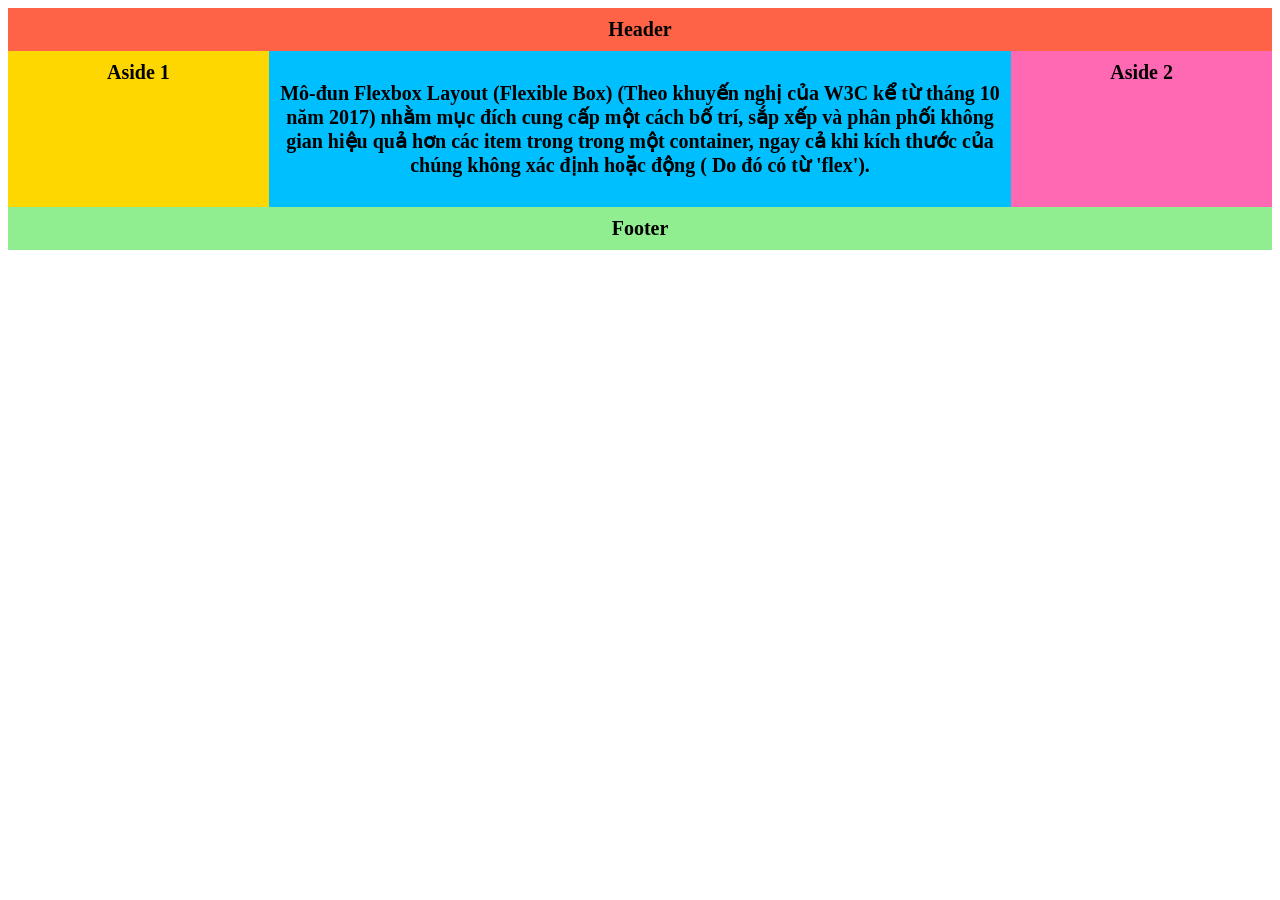
<file: BTLabTH/Lab06/Lab06/Bai_2_Minh_hoa_layout/index.html>
<!DOCTYPE html>
<html>

<head>
	<meta http-equiv="Content-Type" content="text/html; charset=utf-8" />
    <link rel="stylesheet" href="css/style.css">
</head>

<body>
    <div class="wrapper">
        <header class="header-flex-2">Header</header>
        <article class="main">
            <p>Mô-đun Flexbox Layout (Flexible Box) (Theo khuyến nghị của W3C kể từ tháng 10 năm 2017) nhằm mục đích
                cung cấp một cách bố trí, sắp xếp và phân phối không gian hiệu quả hơn các item trong trong một
                container, ngay cả khi kích thước của chúng không xác định hoặc động ( Do đó có từ 'flex').</p>
        </article>
        <aside class="aside aside-1">Aside 1</aside>
        <aside class="aside aside-2">Aside 2</aside>
        <footer class="footer-flex-2">Footer</footer>
    </div>
</body>

</html>
</file>
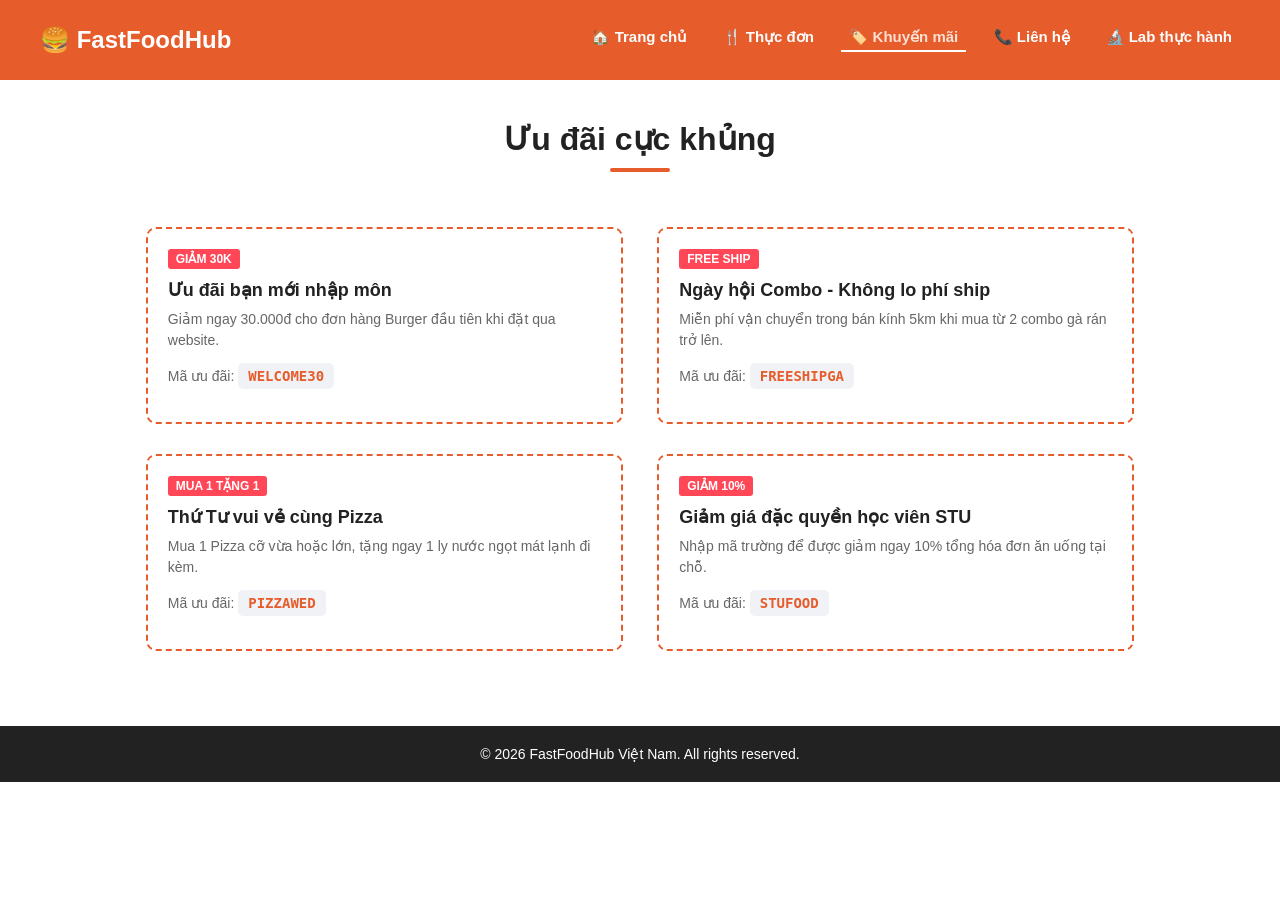
<file: khuyenmai.html>
<!DOCTYPE html>
<html lang="vi">
<head>
    <meta charset="UTF-8">
    <meta name="viewport" content="width=device-width, initial-scale=1.0">
    <title>FastFoodHub - Khuyến Mãi</title>
    <link rel="stylesheet" href="styles.css">
</head>
<body>

    <header class="navbar">
        <div class="logo">🍔 FastFoodHub</div>
        <ul class="nav-links">
            <li><a href="index.html">🏠 Trang chủ</a></li>
            <li><a href="thucdon.html">🍴 Thực đơn</a></li>
            <li><a href="khuyenmai.html" class="active">🏷️ Khuyến mãi</a></li>
            <li><a href="lienhe.html">📞 Liên hệ</a></li>
            <li><a href="labTH.html">🔬 Lab thực hành</a></li>
        </ul>
    </header>

    <div class="main-content">
        <section class="container">
            <h2 class="section-title">Ưu đãi cực khủng</h2>
            <div class="underline"></div>

            <div class="promo-card">
                <span class="promo-tag">GIẢM 30K</span>
                <h3>Ưu đãi bạn mới nhập môn</h3>
                <p>Giảm ngay 30.000đ cho đơn hàng Burger đầu tiên khi đặt qua website.</p>
                <p>Mã ưu đãi: <span class="promo-code">WELCOME30</span></p>
            </div>

            <div class="promo-card">
                <span class="promo-tag">FREE SHIP</span>
                <h3>Ngày hội Combo - Không lo phí ship</h3>
                <p>Miễn phí vận chuyển trong bán kính 5km khi mua từ 2 combo gà rán trở lên.</p>
                <p>Mã ưu đãi: <span class="promo-code">FREESHIPGA</span></p>
            </div>

            <div class="promo-card">
                <span class="promo-tag">MUA 1 TẶNG 1</span>
                <h3>Thứ Tư vui vẻ cùng Pizza</h3>
                <p>Mua 1 Pizza cỡ vừa hoặc lớn, tặng ngay 1 ly nước ngọt mát lạnh đi kèm.</p>
                <p>Mã ưu đãi: <span class="promo-code">PIZZAWED</span></p>
            </div>

            <div class="promo-card">
                <span class="promo-tag">GIẢM 10%</span>
                <h3>Giảm giá đặc quyền học viên STU</h3>
                <p>Nhập mã trường để được giảm ngay 10% tổng hóa đơn ăn uống tại chỗ.</p>
                <p>Mã ưu đãi: <span class="promo-code">STUFOOD</span></p>
            </div>
        </section>
    </div>

    <footer>
        &copy; 2026 FastFoodHub Việt Nam. All rights reserved.
    </footer>

</body>
</html>
</file>
<file: styles.css>
/* ==========================================================================
   1. RESET CSS MẶC ĐỊNH & THIẾT LẬP CHUNG
   ========================================================================== */
* {
    margin: 0;
    padding: 0;
    box-sizing: border-box;
}

body {
    font-family: Arial, sans-serif;
    background-color: #ffffff;
    color: #333333;
}

/* ==========================================================================
   2. THANH MENU ĐIỀU HƯỚNG (NAVBAR) - DÙNG CHUNG CẢ 5 TRANG
   ========================================================================== */
/* ==========================================================================
   2. THANH MENU ĐIỀU HƯỚNG (NAVBAR) - ĐÃ SỬA LỖI TRÀN HÀNG
   ========================================================================== */
.navbar {
    background-color: #e65c2b; 
    /* Thay vì cố định height: 80px, ta để min-height để nếu chữ có rớt hàng thì nền cam vẫn ôm hết */
    min-height: 80px; 
    padding: 0 40px;
    position: fixed; 
    top: 0;
    left: 0;
    width: 100%;
    z-index: 1000;
    overflow: hidden; /* Giúp bao bọc toàn bộ các phần tử float bên trong */
}

.logo {
    float: left;
    color: #ffffff;
    font-size: 24px;
    font-weight: bold;
    line-height: 80px; 
}

.nav-links {
    float: right;
    list-style: none;
    /* Thay vì margin-top cố định, dùng padding để căn giữa menu chữ tốt hơn khi co giãn */
    padding: 28px 0; 
}

.nav-links li {
    display: inline-block;
    margin-left: 15px; /* Giảm khoảng cách giữa các mục một chút để tiết kiệm không gian */
}

.nav-links a {
    text-decoration: none;
    color: #ffffff;
    font-size: 15px;
    font-weight: bold;
    padding: 5px 8px;
    white-space: nowrap; /* Ngăn không cho chữ bên trong 1 mục bị bẻ đôi thành 2 dòng */
    transition: color 0.2s;
}

/* Class active để đánh dấu trang hiện tại đang mở */
.nav-links a.active, .nav-links a:hover {
    color: #fce1d4; 
    border-bottom: 2px solid #ffffff; /* Gạch chân nhẹ dưới chữ khi chọn */
}

/* Khối bù trừ khoảng trống do thanh menu bị cố định (fixed) */
.main-content {
    margin-top: 80px; 
}

/* ==========================================================================
   3. CÁC THÀNH PHẦN TRANG TRÍ CHUNG
   ========================================================================== */
.hero-gap {
    background-color: #fdf8f2; /* Màu kem nhạt dịu mắt tôn đồ ăn */
    padding: 60px 20px;
    text-align: center;
}

.container {
    max-width: 1100px;
    margin: 0 auto;
    text-align: center;
    padding: 40px 20px 60px 20px;
}

.section-title {
    font-size: 32px;
    color: #222222;
    margin-bottom: 10px;
    text-align: center;
}

.underline {
    width: 60px;
    height: 4px;
    background-color: #e65c2b;
    margin: 0 auto 40px auto;
    border-radius: 2px;
}

/* ==========================================================================
   4. CSS TRANG CHỦ (INDEX.HTML - DANH MỤC MÓN)
   ========================================================================== */
.category-card {
    display: inline-block;
    width: 230px;
    height: 160px;
    background-color: #fdf8f2;
    margin: 15px;
    border-radius: 15px;
    padding: 25px;
    vertical-align: top;
    text-align: center;
    text-decoration: none;
    transition: transform 0.2s, box-shadow 0.2s;
}

.category-card:hover {
    transform: translateY(-5px);
    box-shadow: 0 5px 15px rgba(0,0,0,0.08);
}

.card-icon {
    width: 50px;
    height: 50px;
    margin-bottom: 15px;
    object-fit: contain;
}

.category-card h3 {
    font-size: 16px;
    color: #222222;
}

/* ==========================================================================
   5. CSS TRANG THỰC ĐƠN (THUC-DON.HTML - MÓN ĂN & GIÁ CHI TIẾT)
   ========================================================================== */
.food-card {
    display: inline-block;
    width: 240px;
    background-color: #ffffff;
    border: 1px solid #f0f0f0;
    margin: 15px;
    border-radius: 10px;
    overflow: hidden;
    text-align: left;
    vertical-align: top;
    box-shadow: 0 2px 8px rgba(0,0,0,0.02);
}

.food-img {
    width: 100%;
    height: 160px;
    object-fit: cover;
    background-color: #eee;
}

.food-info {
    padding: 15px;
}

.food-info h3 {
    font-size: 16px;
    color: #222222;
    margin-bottom: 8px;
}

.food-info p {
    font-size: 13px;
    color: #777777;
    height: 36px;
    overflow: hidden;
    line-height: 1.4;
    margin-bottom: 15px;
}

.food-footer {
    overflow: hidden;
}

.food-price {
    float: left;
    font-size: 16px;
    font-weight: bold;
    color: #e65c2b;
    margin-top: 5px;
}

.btn-order {
    float: right;
    background-color: #e65c2b;
    color: #ffffff;
    border: none;
    padding: 6px 14px;
    border-radius: 5px;
    cursor: pointer;
    font-weight: bold;
}

.btn-order:hover {
    background-color: #cb4e22;
}

/* ==========================================================================
   6. CSS TRANG KHUYẾN MÃI (KHUYEN-MAI.HTML - VOUCHER GẠCH ĐỨT)
   ========================================================================== */
.promo-card {
    display: inline-block;
    width: 45%;
    min-width: 300px;
    background-color: #ffffff;
    border: 2px dashed #e65c2b; /* Tạo nét đứt viền cuống vé voucher */
    margin: 15px;
    border-radius: 10px;
    padding: 20px;
    text-align: left;
    vertical-align: top;
}

.promo-tag {
    background-color: #ff4757;
    color: white;
    padding: 3px 8px;
    font-size: 12px;
    font-weight: bold;
    border-radius: 3px;
    display: inline-block;
    margin-bottom: 10px;
}

.promo-card h3 {
    color: #222;
    font-size: 18px;
    margin-bottom: 8px;
}

.promo-card p {
    font-size: 14px;
    color: #666;
    line-height: 1.5;
    margin-bottom: 15px;
}

.promo-code {
    background-color: #f1f2f6;
    padding: 5px 10px;
    border-radius: 5px;
    font-family: monospace;
    font-weight: bold;
    color: #e65c2b;
}

/* ==========================================================================
   7. CSS TRANG LAB THỰC HÀNH (LAB.HTML - BẢNG ĐIỂM DANH)
   ========================================================================== */
/* Container bao quanh tất cả các bài Lab */
.lab-container {
    width: 100%;
    max-width: 850px;
    margin: 20px auto;
}

/* Định dạng từng dòng (tương ứng với 1 hàng trong bảng) */
.lab-item {
    display: flex;
    justify-content: space-between;
    align-items: center;
    padding: 12px 15px;
    border-bottom: 1px solid #dddddd;
    background-color: white;
}

/* Hiệu ứng khi di chuột vào dòng */
.lab-item:hover {
    background-color: #fdf8f2;
}

/* Phần tiêu đề của khối (Thay thế cho <th>) */
.lab-header {
    display: flex;
    justify-content: space-between;
    padding: 12px 15px;
    background-color: #e65c2b;
    color: white;
    font-weight: bold;
    border-radius: 5px 5px 0 0;
}

/* Căn chỉnh các cột nội dung */
.col-stt { width: 5%; }
.col-ten { width: 25%; }
.col-noidung { width: 50%; }
.col-trangthai { width: 20%; text-align: center; }

/* Nút bấm */
.btn-view {
    background-color: #2ed573;
    color: white;
    padding: 5px 10px;
    text-decoration: none;
    border-radius: 4px;
    font-size: 13px;
    font-weight: bold;
    margin: 2px;
    display: inline-block;
}
 

/* ==========================================================================
   8. CSS TRANG LIÊN HỆ (LIEN-HE.HTML - THÔNG TIN CHI NHÁNH)
   ========================================================================== */
.contact-wrapper {
    overflow: hidden;
    text-align: left;
    max-width: 900px;
    margin: 0 auto;
}

.contact-info {
    float: left;
    width: 45%;
}

.contact-info h3 {
    color: #e65c2b;
    margin-bottom: 15px;
}

.contact-info p {
    font-size: 15px;
    line-height: 2;
    color: #444444;
}

.contact-map {
    float: right;
    width: 50%;
    background-color: #f1f2f6;
    height: 250px;
    border-radius: 10px;
    text-align: center;
    line-height: 250px;
    color: #777777;
    border: 1px solid #e0e0e0;
}

/* ==========================================================================
   9. CHÂN TRANG (FOOTER) - DÙNG CHUNG CẢ 5 TRANG
   ========================================================================== */
footer {
    background-color: #222222;
    color: #ffffff;
    text-align: center;
    padding: 20px;
    font-size: 14px;
    clear: both; /* Ngăn chặn hiện tượng float đè lấn dòng */
}
</file>
<file: BTLabTH/Lab07/demo_bai_2/css/elegant-icons.css>
@font-face {
	font-family: 'ElegantIcons';
	src:url('../fonts/ElegantIcons.eot');
	src:url('../fonts/ElegantIcons.eot?#iefix') format('embedded-opentype'),
		url('../fonts/ElegantIcons.woff') format('woff'),
		url('../fonts/ElegantIcons.ttf') format('truetype'),
		url('../fonts/ElegantIcons.svg#ElegantIcons') format('svg');
	font-weight: normal;
	font-style: normal;
}

/* Use the following CSS code if you want to use data attributes for inserting your icons */
[data-icon]:before {
	font-family: 'ElegantIcons';
	content: attr(data-icon);
	speak: none;
	font-weight: normal;
	font-variant: normal;
	text-transform: none;
	line-height: 1;
	-webkit-font-smoothing: antialiased;
	-moz-osx-font-smoothing: grayscale;
}

/* Use the following CSS code if you want to have a class per icon */
/*
Instead of a list of all class selectors,
you can use the generic selector below, but it's slower:
[class*="your-class-prefix"] {
*/
.arrow_up, .arrow_down, .arrow_left, .arrow_right, .arrow_left-up, .arrow_right-up, .arrow_right-down, .arrow_left-down, .arrow-up-down, .arrow_up-down_alt, .arrow_left-right_alt, .arrow_left-right, .arrow_expand_alt2, .arrow_expand_alt, .arrow_condense, .arrow_expand, .arrow_move, .arrow_carrot-up, .arrow_carrot-down, .arrow_carrot-left, .arrow_carrot-right, .arrow_carrot-2up, .arrow_carrot-2down, .arrow_carrot-2left, .arrow_carrot-2right, .arrow_carrot-up_alt2, .arrow_carrot-down_alt2, .arrow_carrot-left_alt2, .arrow_carrot-right_alt2, .arrow_carrot-2up_alt2, .arrow_carrot-2down_alt2, .arrow_carrot-2left_alt2, .arrow_carrot-2right_alt2, .arrow_triangle-up, .arrow_triangle-down, .arrow_triangle-left, .arrow_triangle-right, .arrow_triangle-up_alt2, .arrow_triangle-down_alt2, .arrow_triangle-left_alt2, .arrow_triangle-right_alt2, .arrow_back, .icon_minus-06, .icon_plus, .icon_close, .icon_check, .icon_minus_alt2, .icon_plus_alt2, .icon_close_alt2, .icon_check_alt2, .icon_zoom-out_alt, .icon_zoom-in_alt, .icon_search, .icon_box-empty, .icon_box-selected, .icon_minus-box, .icon_plus-box, .icon_box-checked, .icon_circle-empty, .icon_circle-slelected, .icon_stop_alt2, .icon_stop, .icon_pause_alt2, .icon_pause, .icon_menu, .icon_menu-square_alt2, .icon_menu-circle_alt2, .icon_ul, .icon_ol, .icon_adjust-horiz, .icon_adjust-vert, .icon_document_alt, .icon_documents_alt, .icon_pencil, .icon_pencil-edit_alt, .icon_pencil-edit, .icon_folder-alt, .icon_folder-open_alt, .icon_folder-add_alt, .icon_info_alt, .icon_error-oct_alt, .icon_error-circle_alt, .icon_error-triangle_alt, .icon_question_alt2, .icon_question, .icon_comment_alt, .icon_chat_alt, .icon_vol-mute_alt, .icon_volume-low_alt, .icon_volume-high_alt, .icon_quotations, .icon_quotations_alt2, .icon_clock_alt, .icon_lock_alt, .icon_lock-open_alt, .icon_key_alt, .icon_cloud_alt, .icon_cloud-upload_alt, .icon_cloud-download_alt, .icon_image, .icon_images, .icon_lightbulb_alt, .icon_gift_alt, .icon_house_alt, .icon_genius, .icon_mobile, .icon_tablet, .icon_laptop, .icon_desktop, .icon_camera_alt, .icon_mail_alt, .icon_cone_alt, .icon_ribbon_alt, .icon_bag_alt, .icon_creditcard, .icon_cart_alt, .icon_paperclip, .icon_tag_alt, .icon_tags_alt, .icon_trash_alt, .icon_cursor_alt, .icon_mic_alt, .icon_compass_alt, .icon_pin_alt, .icon_pushpin_alt, .icon_map_alt, .icon_drawer_alt, .icon_toolbox_alt, .icon_book_alt, .icon_calendar, .icon_film, .icon_table, .icon_contacts_alt, .icon_headphones, .icon_lifesaver, .icon_piechart, .icon_refresh, .icon_link_alt, .icon_link, .icon_loading, .icon_blocked, .icon_archive_alt, .icon_heart_alt, .icon_star_alt, .icon_star-half_alt, .icon_star, .icon_star-half, .icon_tools, .icon_tool, .icon_cog, .icon_cogs, .arrow_up_alt, .arrow_down_alt, .arrow_left_alt, .arrow_right_alt, .arrow_left-up_alt, .arrow_right-up_alt, .arrow_right-down_alt, .arrow_left-down_alt, .arrow_condense_alt, .arrow_expand_alt3, .arrow_carrot_up_alt, .arrow_carrot-down_alt, .arrow_carrot-left_alt, .arrow_carrot-right_alt, .arrow_carrot-2up_alt, .arrow_carrot-2dwnn_alt, .arrow_carrot-2left_alt, .arrow_carrot-2right_alt, .arrow_triangle-up_alt, .arrow_triangle-down_alt, .arrow_triangle-left_alt, .arrow_triangle-right_alt, .icon_minus_alt, .icon_plus_alt, .icon_close_alt, .icon_check_alt, .icon_zoom-out, .icon_zoom-in, .icon_stop_alt, .icon_menu-square_alt, .icon_menu-circle_alt, .icon_document, .icon_documents, .icon_pencil_alt, .icon_folder, .icon_folder-open, .icon_folder-add, .icon_folder_upload, .icon_folder_download, .icon_info, .icon_error-circle, .icon_error-oct, .icon_error-triangle, .icon_question_alt, .icon_comment, .icon_chat, .icon_vol-mute, .icon_volume-low, .icon_volume-high, .icon_quotations_alt, .icon_clock, .icon_lock, .icon_lock-open, .icon_key, .icon_cloud, .icon_cloud-upload, .icon_cloud-download, .icon_lightbulb, .icon_gift, .icon_house, .icon_camera, .icon_mail, .icon_cone, .icon_ribbon, .icon_bag, .icon_cart, .icon_tag, .icon_tags, .icon_trash, .icon_cursor, .icon_mic, .icon_compass, .icon_pin, .icon_pushpin, .icon_map, .icon_drawer, .icon_toolbox, .icon_book, .icon_contacts, .icon_archive, .icon_heart, .icon_profile, .icon_group, .icon_grid-2x2, .icon_grid-3x3, .icon_music, .icon_pause_alt, .icon_phone, .icon_upload, .icon_download, .social_facebook, .social_twitter, .social_pinterest, .social_googleplus, .social_tumblr, .social_tumbleupon, .social_wordpress, .social_instagram, .social_dribbble, .social_vimeo, .social_linkedin, .social_rss, .social_deviantart, .social_share, .social_myspace, .social_skype, .social_youtube, .social_picassa, .social_googledrive, .social_flickr, .social_blogger, .social_spotify, .social_delicious, .social_facebook_circle, .social_twitter_circle, .social_pinterest_circle, .social_googleplus_circle, .social_tumblr_circle, .social_stumbleupon_circle, .social_wordpress_circle, .social_instagram_circle, .social_dribbble_circle, .social_vimeo_circle, .social_linkedin_circle, .social_rss_circle, .social_deviantart_circle, .social_share_circle, .social_myspace_circle, .social_skype_circle, .social_youtube_circle, .social_picassa_circle, .social_googledrive_alt2, .social_flickr_circle, .social_blogger_circle, .social_spotify_circle, .social_delicious_circle, .social_facebook_square, .social_twitter_square, .social_pinterest_square, .social_googleplus_square, .social_tumblr_square, .social_stumbleupon_square, .social_wordpress_square, .social_instagram_square, .social_dribbble_square, .social_vimeo_square, .social_linkedin_square, .social_rss_square, .social_deviantart_square, .social_share_square, .social_myspace_square, .social_skype_square, .social_youtube_square, .social_picassa_square, .social_googledrive_square, .social_flickr_square, .social_blogger_square, .social_spotify_square, .social_delicious_square, .icon_printer, .icon_calulator, .icon_building, .icon_floppy, .icon_drive, .icon_search-2, .icon_id, .icon_id-2, .icon_puzzle, .icon_like, .icon_dislike, .icon_mug, .icon_currency, .icon_wallet, .icon_pens, .icon_easel, .icon_flowchart, .icon_datareport, .icon_briefcase, .icon_shield, .icon_percent, .icon_globe, .icon_globe-2, .icon_target, .icon_hourglass, .icon_balance, .icon_rook, .icon_printer-alt, .icon_calculator_alt, .icon_building_alt, .icon_floppy_alt, .icon_drive_alt, .icon_search_alt, .icon_id_alt, .icon_id-2_alt, .icon_puzzle_alt, .icon_like_alt, .icon_dislike_alt, .icon_mug_alt, .icon_currency_alt, .icon_wallet_alt, .icon_pens_alt, .icon_easel_alt, .icon_flowchart_alt, .icon_datareport_alt, .icon_briefcase_alt, .icon_shield_alt, .icon_percent_alt, .icon_globe_alt, .icon_clipboard {
	font-family: 'ElegantIcons';
	speak: none;
	font-style: normal;
	font-weight: normal;
	font-variant: normal;
	text-transform: none;
	line-height: 1;
	-webkit-font-smoothing: antialiased;
}
.arrow_up:before {
	content: "\21";
}
.arrow_down:before {
	content: "\22";
}
.arrow_left:before {
	content: "\23";
}
.arrow_right:before {
	content: "\24";
}
.arrow_left-up:before {
	content: "\25";
}
.arrow_right-up:before {
	content: "\26";
}
.arrow_right-down:before {
	content: "\27";
}
.arrow_left-down:before {
	content: "\28";
}
.arrow-up-down:before {
	content: "\29";
}
.arrow_up-down_alt:before {
	content: "\2a";
}
.arrow_left-right_alt:before {
	content: "\2b";
}
.arrow_left-right:before {
	content: "\2c";
}
.arrow_expand_alt2:before {
	content: "\2d";
}
.arrow_expand_alt:before {
	content: "\2e";
}
.arrow_condense:before {
	content: "\2f";
}
.arrow_expand:before {
	content: "\30";
}
.arrow_move:before {
	content: "\31";
}
.arrow_carrot-up:before {
	content: "\32";
}
.arrow_carrot-down:before {
	content: "\33";
}
.arrow_carrot-left:before {
	content: "\34";
}
.arrow_carrot-right:before {
	content: "\35";
}
.arrow_carrot-2up:before {
	content: "\36";
}
.arrow_carrot-2down:before {
	content: "\37";
}
.arrow_carrot-2left:before {
	content: "\38";
}
.arrow_carrot-2right:before {
	content: "\39";
}
.arrow_carrot-up_alt2:before {
	content: "\3a";
}
.arrow_carrot-down_alt2:before {
	content: "\3b";
}
.arrow_carrot-left_alt2:before {
	content: "\3c";
}
.arrow_carrot-right_alt2:before {
	content: "\3d";
}
.arrow_carrot-2up_alt2:before {
	content: "\3e";
}
.arrow_carrot-2down_alt2:before {
	content: "\3f";
}
.arrow_carrot-2left_alt2:before {
	content: "\40";
}
.arrow_carrot-2right_alt2:before {
	content: "\41";
}
.arrow_triangle-up:before {
	content: "\42";
}
.arrow_triangle-down:before {
	content: "\43";
}
.arrow_triangle-left:before {
	content: "\44";
}
.arrow_triangle-right:before {
	content: "\45";
}
.arrow_triangle-up_alt2:before {
	content: "\46";
}
.arrow_triangle-down_alt2:before {
	content: "\47";
}
.arrow_triangle-left_alt2:before {
	content: "\48";
}
.arrow_triangle-right_alt2:before {
	content: "\49";
}
.arrow_back:before {
	content: "\4a";
}
.icon_minus-06:before {
	content: "\4b";
}
.icon_plus:before {
	content: "\4c";
}
.icon_close:before {
	content: "\4d";
}
.icon_check:before {
	content: "\4e";
}
.icon_minus_alt2:before {
	content: "\4f";
}
.icon_plus_alt2:before {
	content: "\50";
}
.icon_close_alt2:before {
	content: "\51";
}
.icon_check_alt2:before {
	content: "\52";
}
.icon_zoom-out_alt:before {
	content: "\53";
}
.icon_zoom-in_alt:before {
	content: "\54";
}
.icon_search:before {
	content: "\55";
}
.icon_box-empty:before {
	content: "\56";
}
.icon_box-selected:before {
	content: "\57";
}
.icon_minus-box:before {
	content: "\58";
}
.icon_plus-box:before {
	content: "\59";
}
.icon_box-checked:before {
	content: "\5a";
}
.icon_circle-empty:before {
	content: "\5b";
}
.icon_circle-slelected:before {
	content: "\5c";
}
.icon_stop_alt2:before {
	content: "\5d";
}
.icon_stop:before {
	content: "\5e";
}
.icon_pause_alt2:before {
	content: "\5f";
}
.icon_pause:before {
	content: "\60";
}
.icon_menu:before {
	content: "\61";
}
.icon_menu-square_alt2:before {
	content: "\62";
}
.icon_menu-circle_alt2:before {
	content: "\63";
}
.icon_ul:before {
	content: "\64";
}
.icon_ol:before {
	content: "\65";
}
.icon_adjust-horiz:before {
	content: "\66";
}
.icon_adjust-vert:before {
	content: "\67";
}
.icon_document_alt:before {
	content: "\68";
}
.icon_documents_alt:before {
	content: "\69";
}
.icon_pencil:before {
	content: "\6a";
}
.icon_pencil-edit_alt:before {
	content: "\6b";
}
.icon_pencil-edit:before {
	content: "\6c";
}
.icon_folder-alt:before {
	content: "\6d";
}
.icon_folder-open_alt:before {
	content: "\6e";
}
.icon_folder-add_alt:before {
	content: "\6f";
}
.icon_info_alt:before {
	content: "\70";
}
.icon_error-oct_alt:before {
	content: "\71";
}
.icon_error-circle_alt:before {
	content: "\72";
}
.icon_error-triangle_alt:before {
	content: "\73";
}
.icon_question_alt2:before {
	content: "\74";
}
.icon_question:before {
	content: "\75";
}
.icon_comment_alt:before {
	content: "\76";
}
.icon_chat_alt:before {
	content: "\77";
}
.icon_vol-mute_alt:before {
	content: "\78";
}
.icon_volume-low_alt:before {
	content: "\79";
}
.icon_volume-high_alt:before {
	content: "\7a";
}
.icon_quotations:before {
	content: "\7b";
}
.icon_quotations_alt2:before {
	content: "\7c";
}
.icon_clock_alt:before {
	content: "\7d";
}
.icon_lock_alt:before {
	content: "\7e";
}
.icon_lock-open_alt:before {
	content: "\e000";
}
.icon_key_alt:before {
	content: "\e001";
}
.icon_cloud_alt:before {
	content: "\e002";
}
.icon_cloud-upload_alt:before {
	content: "\e003";
}
.icon_cloud-download_alt:before {
	content: "\e004";
}
.icon_image:before {
	content: "\e005";
}
.icon_images:before {
	content: "\e006";
}
.icon_lightbulb_alt:before {
	content: "\e007";
}
.icon_gift_alt:before {
	content: "\e008";
}
.icon_house_alt:before {
	content: "\e009";
}
.icon_genius:before {
	content: "\e00a";
}
.icon_mobile:before {
	content: "\e00b";
}
.icon_tablet:before {
	content: "\e00c";
}
.icon_laptop:before {
	content: "\e00d";
}
.icon_desktop:before {
	content: "\e00e";
}
.icon_camera_alt:before {
	content: "\e00f";
}
.icon_mail_alt:before {
	content: "\e010";
}
.icon_cone_alt:before {
	content: "\e011";
}
.icon_ribbon_alt:before {
	content: "\e012";
}
.icon_bag_alt:before {
	content: "\e013";
}
.icon_creditcard:before {
	content: "\e014";
}
.icon_cart_alt:before {
	content: "\e015";
}
.icon_paperclip:before {
	content: "\e016";
}
.icon_tag_alt:before {
	content: "\e017";
}
.icon_tags_alt:before {
	content: "\e018";
}
.icon_trash_alt:before {
	content: "\e019";
}
.icon_cursor_alt:before {
	content: "\e01a";
}
.icon_mic_alt:before {
	content: "\e01b";
}
.icon_compass_alt:before {
	content: "\e01c";
}
.icon_pin_alt:before {
	content: "\e01d";
}
.icon_pushpin_alt:before {
	content: "\e01e";
}
.icon_map_alt:before {
	content: "\e01f";
}
.icon_drawer_alt:before {
	content: "\e020";
}
.icon_toolbox_alt:before {
	content: "\e021";
}
.icon_book_alt:before {
	content: "\e022";
}
.icon_calendar:before {
	content: "\e023";
}
.icon_film:before {
	content: "\e024";
}
.icon_table:before {
	content: "\e025";
}
.icon_contacts_alt:before {
	content: "\e026";
}
.icon_headphones:before {
	content: "\e027";
}
.icon_lifesaver:before {
	content: "\e028";
}
.icon_piechart:before {
	content: "\e029";
}
.icon_refresh:before {
	content: "\e02a";
}
.icon_link_alt:before {
	content: "\e02b";
}
.icon_link:before {
	content: "\e02c";
}
.icon_loading:before {
	content: "\e02d";
}
.icon_blocked:before {
	content: "\e02e";
}
.icon_archive_alt:before {
	content: "\e02f";
}
.icon_heart_alt:before {
	content: "\e030";
}
.icon_star_alt:before {
	content: "\e031";
}
.icon_star-half_alt:before {
	content: "\e032";
}
.icon_star:before {
	content: "\e033";
}
.icon_star-half:before {
	content: "\e034";
}
.icon_tools:before {
	content: "\e035";
}
.icon_tool:before {
	content: "\e036";
}
.icon_cog:before {
	content: "\e037";
}
.icon_cogs:before {
	content: "\e038";
}
.arrow_up_alt:before {
	content: "\e039";
}
.arrow_down_alt:before {
	content: "\e03a";
}
.arrow_left_alt:before {
	content: "\e03b";
}
.arrow_right_alt:before {
	content: "\e03c";
}
.arrow_left-up_alt:before {
	content: "\e03d";
}
.arrow_right-up_alt:before {
	content: "\e03e";
}
.arrow_right-down_alt:before {
	content: "\e03f";
}
.arrow_left-down_alt:before {
	content: "\e040";
}
.arrow_condense_alt:before {
	content: "\e041";
}
.arrow_expand_alt3:before {
	content: "\e042";
}
.arrow_carrot_up_alt:before {
	content: "\e043";
}
.arrow_carrot-down_alt:before {
	content: "\e044";
}
.arrow_carrot-left_alt:before {
	content: "\e045";
}
.arrow_carrot-right_alt:before {
	content: "\e046";
}
.arrow_carrot-2up_alt:before {
	content: "\e047";
}
.arrow_carrot-2dwnn_alt:before {
	content: "\e048";
}
.arrow_carrot-2left_alt:before {
	content: "\e049";
}
.arrow_carrot-2right_alt:before {
	content: "\e04a";
}
.arrow_triangle-up_alt:before {
	content: "\e04b";
}
.arrow_triangle-down_alt:before {
	content: "\e04c";
}
.arrow_triangle-left_alt:before {
	content: "\e04d";
}
.arrow_triangle-right_alt:before {
	content: "\e04e";
}
.icon_minus_alt:before {
	content: "\e04f";
}
.icon_plus_alt:before {
	content: "\e050";
}
.icon_close_alt:before {
	content: "\e051";
}
.icon_check_alt:before {
	content: "\e052";
}
.icon_zoom-out:before {
	content: "\e053";
}
.icon_zoom-in:before {
	content: "\e054";
}
.icon_stop_alt:before {
	content: "\e055";
}
.icon_menu-square_alt:before {
	content: "\e056";
}
.icon_menu-circle_alt:before {
	content: "\e057";
}
.icon_document:before {
	content: "\e058";
}
.icon_documents:before {
	content: "\e059";
}
.icon_pencil_alt:before {
	content: "\e05a";
}
.icon_folder:before {
	content: "\e05b";
}
.icon_folder-open:before {
	content: "\e05c";
}
.icon_folder-add:before {
	content: "\e05d";
}
.icon_folder_upload:before {
	content: "\e05e";
}
.icon_folder_download:before {
	content: "\e05f";
}
.icon_info:before {
	content: "\e060";
}
.icon_error-circle:before {
	content: "\e061";
}
.icon_error-oct:before {
	content: "\e062";
}
.icon_error-triangle:before {
	content: "\e063";
}
.icon_question_alt:before {
	content: "\e064";
}
.icon_comment:before {
	content: "\e065";
}
.icon_chat:before {
	content: "\e066";
}
.icon_vol-mute:before {
	content: "\e067";
}
.icon_volume-low:before {
	content: "\e068";
}
.icon_volume-high:before {
	content: "\e069";
}
.icon_quotations_alt:before {
	content: "\e06a";
}
.icon_clock:before {
	content: "\e06b";
}
.icon_lock:before {
	content: "\e06c";
}
.icon_lock-open:before {
	content: "\e06d";
}
.icon_key:before {
	content: "\e06e";
}
.icon_cloud:before {
	content: "\e06f";
}
.icon_cloud-upload:before {
	content: "\e070";
}
.icon_cloud-download:before {
	content: "\e071";
}
.icon_lightbulb:before {
	content: "\e072";
}
.icon_gift:before {
	content: "\e073";
}
.icon_house:before {
	content: "\e074";
}
.icon_camera:before {
	content: "\e075";
}
.icon_mail:before {
	content: "\e076";
}
.icon_cone:before {
	content: "\e077";
}
.icon_ribbon:before {
	content: "\e078";
}
.icon_bag:before {
	content: "\e079";
}
.icon_cart:before {
	content: "\e07a";
}
.icon_tag:before {
	content: "\e07b";
}
.icon_tags:before {
	content: "\e07c";
}
.icon_trash:before {
	content: "\e07d";
}
.icon_cursor:before {
	content: "\e07e";
}
.icon_mic:before {
	content: "\e07f";
}
.icon_compass:before {
	content: "\e080";
}
.icon_pin:before {
	content: "\e081";
}
.icon_pushpin:before {
	content: "\e082";
}
.icon_map:before {
	content: "\e083";
}
.icon_drawer:before {
	content: "\e084";
}
.icon_toolbox:before {
	content: "\e085";
}
.icon_book:before {
	content: "\e086";
}
.icon_contacts:before {
	content: "\e087";
}
.icon_archive:before {
	content: "\e088";
}
.icon_heart:before {
	content: "\e089";
}
.icon_profile:before {
	content: "\e08a";
}
.icon_group:before {
	content: "\e08b";
}
.icon_grid-2x2:before {
	content: "\e08c";
}
.icon_grid-3x3:before {
	content: "\e08d";
}
.icon_music:before {
	content: "\e08e";
}
.icon_pause_alt:before {
	content: "\e08f";
}
.icon_phone:before {
	content: "\e090";
}
.icon_upload:before {
	content: "\e091";
}
.icon_download:before {
	content: "\e092";
}
.social_facebook:before {
	content: "\e093";
}
.social_twitter:before {
	content: "\e094";
}
.social_pinterest:before {
	content: "\e095";
}
.social_googleplus:before {
	content: "\e096";
}
.social_tumblr:before {
	content: "\e097";
}
.social_tumbleupon:before {
	content: "\e098";
}
.social_wordpress:before {
	content: "\e099";
}
.social_instagram:before {
	content: "\e09a";
}
.social_dribbble:before {
	content: "\e09b";
}
.social_vimeo:before {
	content: "\e09c";
}
.social_linkedin:before {
	content: "\e09d";
}
.social_rss:before {
	content: "\e09e";
}
.social_deviantart:before {
	content: "\e09f";
}
.social_share:before {
	content: "\e0a0";
}
.social_myspace:before {
	content: "\e0a1";
}
.social_skype:before {
	content: "\e0a2";
}
.social_youtube:before {
	content: "\e0a3";
}
.social_picassa:before {
	content: "\e0a4";
}
.social_googledrive:before {
	content: "\e0a5";
}
.social_flickr:before {
	content: "\e0a6";
}
.social_blogger:before {
	content: "\e0a7";
}
.social_spotify:before {
	content: "\e0a8";
}
.social_delicious:before {
	content: "\e0a9";
}
.social_facebook_circle:before {
	content: "\e0aa";
}
.social_twitter_circle:before {
	content: "\e0ab";
}
.social_pinterest_circle:before {
	content: "\e0ac";
}
.social_googleplus_circle:before {
	content: "\e0ad";
}
.social_tumblr_circle:before {
	content: "\e0ae";
}
.social_stumbleupon_circle:before {
	content: "\e0af";
}
.social_wordpress_circle:before {
	content: "\e0b0";
}
.social_instagram_circle:before {
	content: "\e0b1";
}
.social_dribbble_circle:before {
	content: "\e0b2";
}
.social_vimeo_circle:before {
	content: "\e0b3";
}
.social_linkedin_circle:before {
	content: "\e0b4";
}
.social_rss_circle:before {
	content: "\e0b5";
}
.social_deviantart_circle:before {
	content: "\e0b6";
}
.social_share_circle:before {
	content: "\e0b7";
}
.social_myspace_circle:before {
	content: "\e0b8";
}
.social_skype_circle:before {
	content: "\e0b9";
}
.social_youtube_circle:before {
	content: "\e0ba";
}
.social_picassa_circle:before {
	content: "\e0bb";
}
.social_googledrive_alt2:before {
	content: "\e0bc";
}
.social_flickr_circle:before {
	content: "\e0bd";
}
.social_blogger_circle:before {
	content: "\e0be";
}
.social_spotify_circle:before {
	content: "\e0bf";
}
.social_delicious_circle:before {
	content: "\e0c0";
}
.social_facebook_square:before {
	content: "\e0c1";
}
.social_twitter_square:before {
	content: "\e0c2";
}
.social_pinterest_square:before {
	content: "\e0c3";
}
.social_googleplus_square:before {
	content: "\e0c4";
}
.social_tumblr_square:before {
	content: "\e0c5";
}
.social_stumbleupon_square:before {
	content: "\e0c6";
}
.social_wordpress_square:before {
	content: "\e0c7";
}
.social_instagram_square:before {
	content: "\e0c8";
}
.social_dribbble_square:before {
	content: "\e0c9";
}
.social_vimeo_square:before {
	content: "\e0ca";
}
.social_linkedin_square:before {
	content: "\e0cb";
}
.social_rss_square:before {
	content: "\e0cc";
}
.social_deviantart_square:before {
	content: "\e0cd";
}
.social_share_square:before {
	content: "\e0ce";
}
.social_myspace_square:before {
	content: "\e0cf";
}
.social_skype_square:before {
	content: "\e0d0";
}
.social_youtube_square:before {
	content: "\e0d1";
}
.social_picassa_square:before {
	content: "\e0d2";
}
.social_googledrive_square:before {
	content: "\e0d3";
}
.social_flickr_square:before {
	content: "\e0d4";
}
.social_blogger_square:before {
	content: "\e0d5";
}
.social_spotify_square:before {
	content: "\e0d6";
}
.social_delicious_square:before {
	content: "\e0d7";
}
.icon_printer:before {
	content: "\e103";
}
.icon_calulator:before {
	content: "\e0ee";
}
.icon_building:before {
	content: "\e0ef";
}
.icon_floppy:before {
	content: "\e0e8";
}
.icon_drive:before {
	content: "\e0ea";
}
.icon_search-2:before {
	content: "\e101";
}
.icon_id:before {
	content: "\e107";
}
.icon_id-2:before {
	content: "\e108";
}
.icon_puzzle:before {
	content: "\e102";
}
.icon_like:before {
	content: "\e106";
}
.icon_dislike:before {
	content: "\e0eb";
}
.icon_mug:before {
	content: "\e105";
}
.icon_currency:before {
	content: "\e0ed";
}
.icon_wallet:before {
	content: "\e100";
}
.icon_pens:before {
	content: "\e104";
}
.icon_easel:before {
	content: "\e0e9";
}
.icon_flowchart:before {
	content: "\e109";
}
.icon_datareport:before {
	content: "\e0ec";
}
.icon_briefcase:before {
	content: "\e0fe";
}
.icon_shield:before {
	content: "\e0f6";
}
.icon_percent:before {
	content: "\e0fb";
}
.icon_globe:before {
	content: "\e0e2";
}
.icon_globe-2:before {
	content: "\e0e3";
}
.icon_target:before {
	content: "\e0f5";
}
.icon_hourglass:before {
	content: "\e0e1";
}
.icon_balance:before {
	content: "\e0ff";
}
.icon_rook:before {
	content: "\e0f8";
}
.icon_printer-alt:before {
	content: "\e0fa";
}
.icon_calculator_alt:before {
	content: "\e0e7";
}
.icon_building_alt:before {
	content: "\e0fd";
}
.icon_floppy_alt:before {
	content: "\e0e4";
}
.icon_drive_alt:before {
	content: "\e0e5";
}
.icon_search_alt:before {
	content: "\e0f7";
}
.icon_id_alt:before {
	content: "\e0e0";
}
.icon_id-2_alt:before {
	content: "\e0fc";
}
.icon_puzzle_alt:before {
	content: "\e0f9";
}
.icon_like_alt:before {
	content: "\e0dd";
}
.icon_dislike_alt:before {
	content: "\e0f1";
}
.icon_mug_alt:before {
	content: "\e0dc";
}
.icon_currency_alt:before {
	content: "\e0f3";
}
.icon_wallet_alt:before {
	content: "\e0d8";
}
.icon_pens_alt:before {
	content: "\e0db";
}
.icon_easel_alt:before {
	content: "\e0f0";
}
.icon_flowchart_alt:before {
	content: "\e0df";
}
.icon_datareport_alt:before {
	content: "\e0f2";
}
.icon_briefcase_alt:before {
	content: "\e0f4";
}
.icon_shield_alt:before {
	content: "\e0d9";
}
.icon_percent_alt:before {
	content: "\e0da";
}
.icon_globe_alt:before {
	content: "\e0de";
}
.icon_clipboard:before {
	content: "\e0e6";
}


	.glyph {
		float: left;
		text-align: center;
		padding: .75em;
		margin: .4em 1.5em .75em 0;
		width: 6em;
text-shadow: none;
	}
        .glyph_big {
        font-size: 128px;
        color: #59c5dc;
        float: left;
        margin-right: 20px;
        }

        .glyph div { padding-bottom: 10px;}

	.glyph input {
		font-family: consolas, monospace;
		font-size: 12px;
		width: 100%;
		text-align: center;
		border: 0;
		box-shadow: 0 0 0 1px #ccc;
		padding: .2em;
                -moz-border-radius: 5px;
                -webkit-border-radius: 5px;
	}
	.centered {
		margin-left: auto;
		margin-right: auto;
	}
	.glyph .fs1 {
		font-size: 2em;
	}
</file>
<file: BTLabTH/Lab07/demo_bai_2/css/nice-select.css>
.nice-select {
  -webkit-tap-highlight-color: transparent;
  background-color: #fff;
  border-radius: 5px;
  border: solid 1px #e8e8e8;
  box-sizing: border-box;
  clear: both;
  cursor: pointer;
  display: block;
  float: left;
  font-family: inherit;
  font-size: 14px;
  font-weight: normal;
  height: 42px;
  line-height: 40px;
  outline: none;
  padding-left: 18px;
  padding-right: 30px;
  position: relative;
  text-align: left !important;
  -webkit-transition: all 0.2s ease-in-out;
  transition: all 0.2s ease-in-out;
  -webkit-user-select: none;
     -moz-user-select: none;
      -ms-user-select: none;
          user-select: none;
  white-space: nowrap;
  width: auto; }
  .nice-select:hover {
    border-color: #dbdbdb; }
  .nice-select:active, .nice-select.open, .nice-select:focus {
    border-color: #999; }
  .nice-select:after {
    border-bottom: 2px solid #999;
    border-right: 2px solid #999;
    content: '';
    display: block;
    height: 5px;
    margin-top: -4px;
    pointer-events: none;
    position: absolute;
    right: 12px;
    top: 50%;
    -webkit-transform-origin: 66% 66%;
        -ms-transform-origin: 66% 66%;
            transform-origin: 66% 66%;
    -webkit-transform: rotate(45deg);
        -ms-transform: rotate(45deg);
            transform: rotate(45deg);
    -webkit-transition: all 0.15s ease-in-out;
    transition: all 0.15s ease-in-out;
    width: 5px; }
  .nice-select.open:after {
    -webkit-transform: rotate(-135deg);
        -ms-transform: rotate(-135deg);
            transform: rotate(-135deg); }
  .nice-select.open .list {
    opacity: 1;
    pointer-events: auto;
    -webkit-transform: scale(1) translateY(0);
        -ms-transform: scale(1) translateY(0);
            transform: scale(1) translateY(0); }
  .nice-select.disabled {
    border-color: #ededed;
    color: #999;
    pointer-events: none; }
    .nice-select.disabled:after {
      border-color: #cccccc; }
  .nice-select.wide {
    width: 100%; }
    .nice-select.wide .list {
      left: 0 !important;
      right: 0 !important; }
  .nice-select.right {
    float: right; }
    .nice-select.right .list {
      left: auto;
      right: 0; }
  .nice-select.small {
    font-size: 12px;
    height: 36px;
    line-height: 34px; }
    .nice-select.small:after {
      height: 4px;
      width: 4px; }
    .nice-select.small .option {
      line-height: 34px;
      min-height: 34px; }
  .nice-select .list {
    background-color: #fff;
    border-radius: 5px;
    box-shadow: 0 0 0 1px rgba(68, 68, 68, 0.11);
    box-sizing: border-box;
    margin-top: 4px;
    opacity: 0;
    overflow: hidden;
    padding: 0;
    pointer-events: none;
    position: absolute;
    top: 100%;
    left: 0;
    -webkit-transform-origin: 50% 0;
        -ms-transform-origin: 50% 0;
            transform-origin: 50% 0;
    -webkit-transform: scale(0.75) translateY(-21px);
        -ms-transform: scale(0.75) translateY(-21px);
            transform: scale(0.75) translateY(-21px);
    -webkit-transition: all 0.2s cubic-bezier(0.5, 0, 0, 1.25), opacity 0.15s ease-out;
    transition: all 0.2s cubic-bezier(0.5, 0, 0, 1.25), opacity 0.15s ease-out;
    z-index: 9; }
    .nice-select .list:hover .option:not(:hover) {
      background-color: transparent !important; }
  .nice-select .option {
    cursor: pointer;
    font-weight: 400;
    line-height: 40px;
    list-style: none;
    min-height: 40px;
    outline: none;
    padding-left: 18px;
    padding-right: 29px;
    text-align: left;
    -webkit-transition: all 0.2s;
    transition: all 0.2s; }
    .nice-select .option:hover, .nice-select .option.focus, .nice-select .option.selected.focus {
      background-color: #f6f6f6; }
    .nice-select .option.selected {
      font-weight: bold; }
    .nice-select .option.disabled {
      background-color: transparent;
      color: #999;
      cursor: default; }

.no-csspointerevents .nice-select .list {
  display: none; }

.no-csspointerevents .nice-select.open .list {
  display: block; }
</file>
<file: BTLabTH/Lab07/demo_bai_2/css/style.css>
html,
body {
	height: 100%;
	font-family: "Nunito Sans", sans-serif;
	-webkit-font-smoothing: antialiased;
	font-smoothing: antialiased;
}

h1,
h2,
h3,
h4,
h5,
h6 {
	margin: 0;
	color: #111111;
	font-weight: 400;
	font-family: "Nunito Sans", sans-serif;
}

h1 {
	font-size: 70px;
}

h2 {
	font-size: 36px;
}

h3 {
	font-size: 30px;
}

h4 {
	font-size: 24px;
}

h5 {
	font-size: 18px;
}

h6 {
	font-size: 16px;
}

p {
	font-size: 16px;
	font-family: "Nunito Sans", sans-serif;
	color: #6f6f6f;
	font-weight: 400;
	line-height: 26px;
	margin: 0 0 15px 0;
}

img {
	max-width: 100%;
}

input:focus,
select:focus,
button:focus,
textarea:focus {
	outline: none;
}

a:hover,
a:focus {
	text-decoration: none;
	outline: none;
	color: #ffffff;
}

ul,
ol {
	padding: 0;
	margin: 0;
}

/*---------------------
  Helper CSS
-----------------------*/

.section-title {
	margin-bottom: 50px;
	text-align: center;
}

.section-title h2 {
	color: #1c1c1c;
	font-weight: 700;
	position: relative;
}

.section-title h2:after {
	position: absolute;
	left: 0;
	bottom: -15px;
	right: 0;
	height: 4px;
	width: 80px;
	background: #ff9933;
	content: "";
	margin: 0 auto;
}

.set-bg {
	background-repeat: no-repeat;
	background-size: cover;
	background-position: top center;
}

.spad {
	padding-top: 100px;
	padding-bottom: 100px;
}

.text-white h1,
.text-white h2,
.text-white h3,
.text-white h4,
.text-white h5,
.text-white h6,
.text-white p,
.text-white span,
.text-white li,
.text-white a {
	color: #fff;
}

/* buttons */

.primary-btn {
	display: inline-block;
	font-size: 14px;
	padding: 10px 28px 10px;
	color: #ffffff;
	text-transform: uppercase;
	font-weight: 700;
	background: #ff9933;
	letter-spacing: 2px;
}

.site-btn {
	font-size: 14px;
	color: #ffffff;
	font-weight: 800;
	text-transform: uppercase;
	display: inline-block;
	padding: 10px 20px 10px;
	background: #504b4b;
	/* border-radius: 0px 10px 10px 0px; */
	border: none;
}

/* Preloder */

#preloder {
	position: fixed;
	width: 100%;
	height: 100%;
	top: 0;
	left: 0;
	z-index: 999999;
	background: #000;
}

.loader {
	width: 40px;
	height: 40px;
	position: absolute;
	top: 50%;
	left: 50%;
	margin-top: -13px;
	margin-left: -13px;
	border-radius: 60px;
	animation: loader 0.8s linear infinite;
	-webkit-animation: loader 0.8s linear infinite;
}

@keyframes loader {
	0% {
		-webkit-transform: rotate(0deg);
		transform: rotate(0deg);
		border: 4px solid #f44336;
		border-left-color: transparent;
	}
	50% {
		-webkit-transform: rotate(180deg);
		transform: rotate(180deg);
		border: 4px solid #673ab7;
		border-left-color: transparent;
	}
	100% {
		-webkit-transform: rotate(360deg);
		transform: rotate(360deg);
		border: 4px solid #f44336;
		border-left-color: transparent;
	}
}

@-webkit-keyframes loader {
	0% {
		-webkit-transform: rotate(0deg);
		border: 4px solid #f44336;
		border-left-color: transparent;
	}
	50% {
		-webkit-transform: rotate(180deg);
		border: 4px solid #673ab7;
		border-left-color: transparent;
	}
	100% {
		-webkit-transform: rotate(360deg);
		border: 4px solid #f44336;
		border-left-color: transparent;
	}
}

/*---------------------
  Header
-----------------------*/

.header__top {
	background: #f5f5f5;
}

.header__top__left {
	padding: 10px 0 13px;
}

.header__top__left ul li {
	font-size: 14px;
	color: #1c1c1c;
	display: inline-block;
	margin-right: 45px;
	position: relative;
}

.header__top__left ul li:after {
	position: absolute;
	right: -25px;
	top: 1px;
	height: 20px;
	width: 1px;
	background: #000000;
	opacity: 0.1;
	content: "";
}

.header__top__left ul li:last-child {
	margin-right: 0;
}

.header__top__left ul li:last-child:after {
	display: none;
}

.header__top__left ul li i {
	color: #252525;
	margin-right: 5px;
}

.header__top__right {
	text-align: right;
	padding: 10px 0 13px;
}

.header__top__right__social {
	position: relative;
	display: inline-block;
	margin-right: 35px;
}

.header__top__right__social:after {
	position: absolute;
	right: -20px;
	top: 1px;
	height: 20px;
	width: 1px;
	background: #000000;
	opacity: 0.1;
	content: "";
}

.header__top__right__social a {
	font-size: 14px;
	display: inline-block;
	color: #1c1c1c;
	margin-right: 20px;
}

.header__top__right__social a:last-child {
	margin-right: 0;
}

.header__top__right__language {
	position: relative;
	display: inline-block;
	margin-right: 40px;
	cursor: pointer;
}

.header__top__right__language:hover ul {
	top: 23px;
	opacity: 1;
	visibility: visible;
}

.header__top__right__language:after {
	position: absolute;
	right: -21px;
	top: 1px;
	height: 20px;
	width: 1px;
	background: #000000;
	opacity: 0.1;
	content: "";
}

.header__top__right__language img {
	margin-right: 6px;
}

.header__top__right__language div {
	font-size: 14px;
	color: #1c1c1c;
	display: inline-block;
	margin-right: 4px;
}

.header__top__right__language span {
	font-size: 14px;
	color: #1c1c1c;
	position: relative;
	top: 2px;
}

.header__top__right__language ul {
	background: #222222;
	width: 100px;
	text-align: left;
	padding: 5px 0;
	position: absolute;
	left: 0;
	top: 43px;
	z-index: 9;
	opacity: 0;
	visibility: hidden;
	-webkit-transition: all, 0.3s;
	-moz-transition: all, 0.3s;
	-ms-transition: all, 0.3s;
	-o-transition: all, 0.3s;
	transition: all, 0.3s;
}

.header__top__right__language ul li {
	list-style: none;
}

.header__top__right__language ul li a {
	font-size: 14px;
	color: #ffffff;
	padding: 5px 10px;
}

.header__top__right__auth {
	display: inline-block;
}

.header__top__right__auth a {
	display: block;
	font-size: 14px;
	color: #1c1c1c;
}

.header__top__right__auth a i {
	margin-right: 6px;
}

.header__logo {
	text-align: center;
}

.header__logo a {
	display: inline-block;
}

.header__menu {
	padding: 24px 0;
}

.header__menu ul li {
	list-style: none;
	display: inline-block;
	margin-right: 30px;
	position: relative;
}

.header__menu ul li .header__menu__dropdown {
	position: absolute;
	left: 0;
	top: 50px;
	background: #222222;
	width: 180px;
	z-index: 9;
	padding: 5px 0;
	-webkit-transition: all, 0.3s;
	-moz-transition: all, 0.3s;
	-ms-transition: all, 0.3s;
	-o-transition: all, 0.3s;
	transition: all, 0.3s;
	opacity: 0;
	visibility: hidden;
}

.header__menu ul li .header__menu__dropdown li {
	margin-right: 0;
	display: block;
}

.header__menu ul li .header__menu__dropdown li:hover>a {
	color: #ff9933;
}

.header__menu ul li .header__menu__dropdown li a {
	text-transform: capitalize;
	color: #ffffff;
	font-weight: 400;
	padding: 5px 15px;
}

.header__menu ul li.active a {
	color: #ff9933;
}

.header__menu ul li:hover .header__menu__dropdown {
	top: 30px;
	opacity: 1;
	visibility: visible;
}

.header__menu ul li:hover>a {
	color: #ff9933;
}

.header__menu ul li:last-child {
	margin-right: 0;
}

.header__menu ul li a {
	font-size: 14px;
	color: #252525;
	text-transform: uppercase;
	font-weight: 700;
	letter-spacing: 2px;
	-webkit-transition: all, 0.3s;
	-moz-transition: all, 0.3s;
	-ms-transition: all, 0.3s;
	-o-transition: all, 0.3s;
	transition: all, 0.3s;
	padding: 5px 0;
	display: block;
}

.header__cart {
	text-align: right;
	padding: 24px 0;
}

.header__cart ul {
	display: inline-block;
	margin-right: 25px;
}

.header__cart ul li {
	list-style: none;
	display: inline-block;
	margin-right: 15px;
}

.header__cart ul li:last-child {
	margin-right: 0;
}

.header__cart ul li a {
	position: relative;
}

.header__cart ul li a i {
	font-size: 18px;
	color: #1c1c1c;
}

.header__cart ul li a span {
	height: 13px;
	width: 13px;
	background: #ff9933;
	font-size: 10px;
	color: #ffffff;
	line-height: 13px;
	text-align: center;
	font-weight: 700;
	display: inline-block;
	border-radius: 50%;
	position: absolute;
	top: 0;
	right: -12px;
}

.header__cart .header__cart__price {
	font-size: 14px;
	color: #6f6f6f;
	display: inline-block;
}

.header__cart .header__cart__price span {
	color: #252525;
	font-weight: 700;
}

.humberger__menu__wrapper {
	display: none;
}

.humberger__open {
	display: none;
}

/*---------------------
  Hero
-----------------------*/

.hero {
	padding-bottom: 50px;
}

.hero.hero-normal {
	padding-bottom: 30px;
}

.hero.hero-normal .hero__categories {
	position: relative;
}

.hero.hero-normal .hero__categories ul {
	display: none;
	position: absolute;
	left: 0;
	top: 46px;
	width: 100%;
	z-index: 9;
	background: #ffffff;
}

.hero.hero-normal .hero__search {
	margin-bottom: 0;
}

.hero__categories__all {
	background: #504b4b;
	position: relative;
	padding: 10px 25px 10px 40px;
	cursor: pointer;
}

.hero__categories__all i {
	font-size: 16px;
	color: #ffffff;
	margin-right: 10px;
}

.hero__categories__all span {
	font-size: 18px;
	font-weight: 700;
	color: #ffffff;
}

.hero__categories__all:after {
	position: absolute;
	right: 18px;
	top: 9px;
	content: "3";
	font-family: "ElegantIcons";
	font-size: 18px;
	color: #ffffff;
}

.hero__categories ul {
	border: 1px solid #ebebeb;
	padding-left: 40px;
	padding-top: 10px;
	padding-bottom: 12px;
}

.hero__categories ul li {
	list-style: none;
}

.hero__categories ul li a {
	font-size: 16px;
	color: #1c1c1c;
	line-height: 39px;
	display: block;
}

.hero__search {
	overflow: hidden;
	margin-bottom: 30px;
}

.hero__search__form {
	width: 610px;
	height: 50px;
	border: 1px solid #ebebeb;
	position: relative;
	float: left;
}

.hero__search__form form .hero__search__categories {
	width: 30%;
	float: left;
	font-size: 16px;
	color: #1c1c1c;
	font-weight: 700;
	padding-left: 18px;
	padding-top: 11px;
	position: relative;
}

.hero__search__form form .hero__search__categories:after {
	position: absolute;
	right: 0;
	top: 14px;
	height: 20px;
	width: 1px;
	background: #000000;
	opacity: 0.1;
	content: "";
}

.hero__search__form form .hero__search__categories span {
	position: absolute;
	right: 14px;
	top: 14px;
}

.hero__search__form form input {
	width: 70%;
	border: none;
	height: 48px;
	font-size: 16px;
	color: #b2b2b2;
	padding-left: 20px;
}

.hero__search__form form input::placeholder {
	color: #b2b2b2;
}

.hero__search__form form button {
	position: absolute;
	right: 0;
	top: -1px;
	height: 50px;
}

.hero__search__phone {
	float: right;
}

.hero__search__phone__icon {
	font-size: 18px;
	color: #ff9933;
	height: 50px;
	width: 50px;
	background: #f5f5f5;
	line-height: 50px;
	text-align: center;
	border-radius: 50%;
	float: left;
	margin-right: 20px;
}

.hero__search__phone__text {
	overflow: hidden;
}

.hero__search__phone__text h5 {
	color: #1c1c1c;
	font-weight: 700;
	margin-bottom: 5px;
}

.hero__search__phone__text span {
	font-size: 14px;
	color: #6f6f6f;
}

.hero__item {
	height: 431px;
    display: flex;
    align-items: center;
    padding-left: 300px;
    justify-content: flex-start;
    flex-direction: row-reverse;
}

.hero__text span {
	font-size: 14px;
	text-transform: uppercase;
	font-weight: 700;
	letter-spacing: 4px;
	color: #ff9933;
}

.hero__text h2 {
	font-size: 46px;
	color: #252525;
	line-height: 52px;
	font-weight: 700;
	margin: 10px 0;
}

.hero__text p {
	margin-bottom: 35px;
}

/*---------------------
  Categories
-----------------------*/

.categories__item {
	height: 310px;
	position: relative;
}

.categories__item h5 {
	position: absolute;
	left: 0;
	width: 100%;
	padding: 0 40px;
	bottom: 20px;
	text-align: center;
}

.categories__item h5 a {
	font-size: 18px;
	color: #1c1c1c;
	font-weight: 700;
	text-transform: uppercase;
	letter-spacing: 2px;
	padding: 12px 0 10px;
	background: #ffffff;
	display: block;
	border-radius: 30px;
}

.categories__item :hover a {
	background: #ff9933;
	color: #ffffff;
}

.categories__slider .col-lg-3 {
	max-width: 100%;
}

.categories__slider.owl-carousel .owl-nav button {
	font-size: 18px;
	color: #1c1c1c;
	height: 70px;
	width: 30px;
	line-height: 70px;
	text-align: center;
	border: 1px solid #ebebeb;
	position: absolute;
	left: -35px;
	top: 50%;
	-webkit-transform: translateY(-35px);
	background: #ffffff;
}

.categories__slider.owl-carousel .owl-nav button.owl-next {
	left: auto;
	right: -35px;
}

/*---------------------
  Featured
-----------------------*/

.featured {
	padding-top: 80px;
	padding-bottom: 40px;
}

.featured__controls {
	text-align: center;
	margin-bottom: 50px;
}

.featured__controls ul li {
	list-style: none;
	font-size: 18px;
	color: #1c1c1c;
	display: inline-block;
	margin-right: 25px;
	position: relative;
	cursor: pointer;
}

.featured__controls ul li.active:after {
	opacity: 1;
}

.featured__controls ul li:after {
	position: absolute;
	left: 0;
	bottom: -2px;
	width: 100%;
	height: 2px;
	background: #ff9933;
	content: "";
	opacity: 0;
}

.featured__controls ul li:last-child {
	margin-right: 0;
}

.featured__item {
	margin-bottom: 50px;
}

.featured__item:hover .featured__item__pic .featured__item__pic__hover {
	bottom: 20px;
}

.featured__item__pic {
	height: 270px;
	position: relative;
	overflow: hidden;
	background-position: center center;
}

.featured__item__pic__hover {
	position: absolute;
	left: 0;
	bottom: -50px;
	width: 100%;
	text-align: center;
	-webkit-transition: all, 0.5s;
	-moz-transition: all, 0.5s;
	-ms-transition: all, 0.5s;
	-o-transition: all, 0.5s;
	transition: all, 0.5s;
}

.featured__item__pic__hover li {
	list-style: none;
	display: inline-block;
	margin-right: 6px;
}

.featured__item__pic__hover li:last-child {
	margin-right: 0;
}

.featured__item__pic__hover li:hover a {
	background: #ff9933;
	border-color: #ff9933;
}

.featured__item__pic__hover li:hover a i {
	color: #ffffff;
	transform: rotate(360deg);
}

.featured__item__pic__hover li a {
	font-size: 16px;
	color: #1c1c1c;
	height: 40px;
	width: 40px;
	line-height: 40px;
	text-align: center;
	border: 1px solid #ebebeb;
	background: #ffffff;
	display: block;
	border-radius: 50%;
	-webkit-transition: all, 0.5s;
	-moz-transition: all, 0.5s;
	-ms-transition: all, 0.5s;
	-o-transition: all, 0.5s;
	transition: all, 0.5s;
}

.featured__item__pic__hover li a i {
	position: relative;
	transform: rotate(0);
	-webkit-transition: all, 0.3s;
	-moz-transition: all, 0.3s;
	-ms-transition: all, 0.3s;
	-o-transition: all, 0.3s;
	transition: all, 0.3s;
}

.featured__item__text {
	text-align: center;
	padding-top: 15px;
}

.featured__item__text h6 {
	margin-bottom: 10px;
}

.featured__item__text h6 a {
	color: #252525;
}

.featured__item__text h5 {
	color: #252525;
	font-weight: 700;
}

.text__sale{
	color: rgb(128, 128, 137);
	text-align: center;
	text-decoration: line-through;
}

.text__sale h5{
	color: rgb(128, 128, 137);
}

/*---------------------
  Latest Product
-----------------------*/

.latest-product {
	padding-top: 80px;
	padding-bottom: 0;
}

.latest-product__text h4 {
	font-weight: 700;
	color: #1c1c1c;
	margin-bottom: 45px;
}

.latest-product__slider.owl-carousel .owl-nav {
	position: absolute;
	right: 20px;
	top: -75px;
}

.latest-product__slider.owl-carousel .owl-nav button {
	height: 30px;
	width: 30px;
	background: #F3F6FA;
	border: 1px solid #e6e6e6;
	font-size: 14px;
	color: #636363;
	margin-right: 10px;
	line-height: 30px;
	text-align: center;
}

.latest-product__slider.owl-carousel .owl-nav button span {
	font-weight: 700;
}

.latest-product__slider.owl-carousel .owl-nav button:last-child {
	margin-right: 0;
}

.latest-product__item {
	margin-bottom: 20px;
	overflow: hidden;
	display: block;
}

.latest-product__item__pic {
	float: left;
	margin-right: 26px;
}

.latest-product__item__pic img {
	height: 110px;
	width: 110px;
}

.latest-product__item__text {
	overflow: hidden;
	padding-top: 10px;
}

.latest-product__item__text h6 {
	color: #252525;
	margin-bottom: 8px;
}

.latest-product__item__text span {
	font-size: 18px;
	display: block;
	color: #252525;
	font-weight: 700;
}

/*---------------------
  Form BLog
-----------------------*/

.from-blog {
	padding-top: 50px;
	padding-bottom: 50px;
}

.from-blog .blog__item {
	margin-bottom: 30px;
}

.from-blog__title {
	margin-bottom: 70px;
}

/*---------------------
  Breadcrumb
-----------------------*/

.breadcrumb-section {
	display: flex;
	align-items: center;
	padding: 45px 0 40px;
}

.breadcrumb__text h2 {
	font-size: 46px;
	color: #ffffff;
	font-weight: 700;
}

.breadcrumb__option a {
	display: inline-block;
	font-size: 16px;
	color: #ffffff;
	font-weight: 700;
	margin-right: 20px;
	position: relative;
}

.breadcrumb__option a:after {
	position: absolute;
	right: -12px;
	top: 13px;
	height: 1px;
	width: 10px;
	background: #ffffff;
	content: "";
}

.breadcrumb__option span {
	display: inline-block;
	font-size: 16px;
	color: #ffffff;
}

/*---------------------
  Sidebar
-----------------------*/

.sidebar__item {
	margin-bottom: 35px;
}

.sidebar__item.sidebar__item__color--option {
	overflow: hidden;
}

.sidebar__item h4 {
	color: #1c1c1c;
	font-weight: 700;
	margin-bottom: 25px;
}

.sidebar__item ul li {
	list-style: none;
}

.sidebar__item ul li a {
	font-size: 16px;
	color: #1c1c1c;
	line-height: 39px;
	display: block;
}

.sidebar__item .latest-product__text {
	position: relative;
}

.sidebar__item .latest-product__text h4 {
	margin-bottom: 45px;
}

.sidebar__item .latest-product__text .owl-carousel .owl-nav {
	right: 0;
}

.price-range-wrap .range-slider {
	margin-top: 20px;
}

.price-range-wrap .range-slider .price-input {
	position: relative;
}

.price-range-wrap .range-slider .price-input:after {
	position: absolute;
	left: 38px;
	top: 13px;
	height: 1px;
	width: 5px;
	background: #dd2222;
	content: "";
}

.price-range-wrap .range-slider .price-input input {
	font-size: 16px;
	color: #dd2222;
	font-weight: 700;
	max-width: 20%;
	border: none;
	display: inline-block;
}

.price-range-wrap .price-range {
	border-radius: 0;
}

.price-range-wrap .price-range.ui-widget-content {
	border: none;
	background: #ebebeb;
	height: 5px;
}

.price-range-wrap .price-range.ui-widget-content .ui-slider-handle {
	height: 13px;
	width: 13px;
	border-radius: 50%;
	background: #ffffff;
	border: none;
	-webkit-box-shadow: 0px 1px 10px rgba(0, 0, 0, 0.2);
	box-shadow: 0px 1px 10px rgba(0, 0, 0, 0.2);
	outline: none;
	cursor: pointer;
}

.price-range-wrap .price-range .ui-slider-range {
	background: #dd2222;
	border-radius: 0;
}

.price-range-wrap .price-range .ui-slider-range.ui-corner-all.ui-widget-header:last-child {
	background: #dd2222;
}

.sidebar__item__color {
	float: left;
	width: 40%;
}

.sidebar__item__color.sidebar__item__color--white label:after {
	border: 2px solid #333333;
	background: transparent;
}

.sidebar__item__color.sidebar__item__color--gray label:after {
	background: #E9A625;
}

.sidebar__item__color.sidebar__item__color--red label:after {
	background: #D62D2D;
}

.sidebar__item__color.sidebar__item__color--black label:after {
	background: #252525;
}

.sidebar__item__color.sidebar__item__color--blue label:after {
	background: #249BC8;
}

.sidebar__item__color.sidebar__item__color--green label:after {
	background: #3CC032;
}

.sidebar__item__color label {
	font-size: 16px;
	color: #333333;
	position: relative;
	padding-left: 32px;
	cursor: pointer;
}

.sidebar__item__color label input {
	position: absolute;
	visibility: hidden;
}

.sidebar__item__color label:after {
	position: absolute;
	left: 0;
	top: 5px;
	height: 14px;
	width: 14px;
	background: #222;
	content: "";
	border-radius: 50%;
}

.sidebar__item__size {
	display: inline-block;
	margin-right: 16px;
	margin-bottom: 10px;
}

.sidebar__item__size label {
	font-size: 12px;
	color: #6f6f6f;
	display: inline-block;
	padding: 8px 25px 6px;
	background: #f5f5f5;
	cursor: pointer;
	margin-bottom: 0;
}

.sidebar__item__size label input {
	position: absolute;
	visibility: hidden;
}

/*---------------------
  Shop Grid
-----------------------*/

.product {
	padding-top: 80px;
	padding-bottom: 80px;
}

.product__discount {
	padding-bottom: 50px;
}

.product__discount__title {
	text-align: left;
	margin-bottom: 65px;
}

.product__discount__title h2 {
	display: inline-block;
}

.product__discount__title h2:after {
	margin: 0;
	width: 100%;
}

.product__discount__item:hover .product__discount__item__pic .product__item__pic__hover {
	bottom: 20px;
}

.product__discount__item__pic {
	height: 270px;
	position: relative;
	overflow: hidden;
}

.product__discount__item__pic .product__discount__percent {
	height: 45px;
	width: 45px;
	background: #dd2222;
	border-radius: 50%;
	font-size: 14px;
	color: #ffffff;
	line-height: 45px;
	text-align: center;
	position: absolute;
	left: 15px;
	top: 15px;
}

.product__item__pic__hover {
	position: absolute;
	left: 0;
	bottom: -50px;
	width: 100%;
	text-align: center;
	-webkit-transition: all, 0.5s;
	-moz-transition: all, 0.5s;
	-ms-transition: all, 0.5s;
	-o-transition: all, 0.5s;
	transition: all, 0.5s;
}

.product__item__pic__hover li {
	list-style: none;
	display: inline-block;
	margin-right: 6px;
}

.product__item__pic__hover li:last-child {
	margin-right: 0;
}

.product__item__pic__hover li:hover a {
	background: #ff9933;
	border-color: #ff9933;
}

.product__item__pic__hover li:hover a i {
	color: #ffffff;
	transform: rotate(360deg);
}

.product__item__pic__hover li a {
	font-size: 16px;
	color: #1c1c1c;
	height: 40px;
	width: 40px;
	line-height: 40px;
	text-align: center;
	border: 1px solid #ebebeb;
	background: #ffffff;
	display: block;
	border-radius: 50%;
	-webkit-transition: all, 0.5s;
	-moz-transition: all, 0.5s;
	-ms-transition: all, 0.5s;
	-o-transition: all, 0.5s;
	transition: all, 0.5s;
}

.product__item__pic__hover li a i {
	position: relative;
	transform: rotate(0);
	-webkit-transition: all, 0.3s;
	-moz-transition: all, 0.3s;
	-ms-transition: all, 0.3s;
	-o-transition: all, 0.3s;
	transition: all, 0.3s;
}

.product__discount__item__text {
	text-align: center;
	padding-top: 20px;
}

.product__discount__item__text span {
	font-size: 14px;
	color: #b2b2b2;
	display: block;
	margin-bottom: 4px;
}

.product__discount__item__text h5 {
	margin-bottom: 6px;
}

.product__discount__item__text h5 a {
	color: #1c1c1c;
}

.product__discount__item__text .product__item__price {
	font-size: 18px;
	color: #1c1c1c;
	font-weight: 700;
}

.product__discount__item__text .product__item__price span {
	display: inline-block;
	font-weight: 400;
	text-decoration: line-through;
	margin-left: 10px;
}

.product__discount__slider .col-lg-4 {
	max-width: 100%;
}

.product__discount__slider.owl-carousel .owl-dots {
	text-align: center;
	margin-top: 30px;
}

.product__discount__slider.owl-carousel .owl-dots button {
	height: 12px;
	width: 12px;
	border: 1px solid #b2b2b2;
	border-radius: 50%;
	margin-right: 12px;
}

.product__discount__slider.owl-carousel .owl-dots button.active {
	background: #707070;
	border-color: #6f6f6f;
}

.product__discount__slider.owl-carousel .owl-dots button:last-child {
	margin-right: 0;
}

.filter__item {
	padding-top: 45px;
	border-top: 1px solid #ebebeb;
	padding-bottom: 20px;
}

.filter__sort {
	margin-bottom: 15px;
}

.filter__sort span {
	font-size: 16px;
	color: #6f6f6f;
	display: inline-block;
}

.filter__sort .nice-select {
	background-color: #fff;
	border-radius: 0;
	border: none;
	display: inline-block;
	float: none;
	height: 0;
	line-height: 0;
	padding-left: 18px;
	padding-right: 30px;
	font-size: 16px;
	color: #1c1c1c;
	font-weight: 700;
	cursor: pointer;
}

.filter__sort .nice-select span {
	color: #1c1c1c;
}

.filter__sort .nice-select:after {
	border-bottom: 1.5px solid #1c1c1c;
	border-right: 1.5px solid #1c1c1c;
	height: 8px;
	margin-top: 0;
	right: 16px;
	width: 8px;
	top: -5px;
}

.filter__sort .nice-select.open .list {
	opacity: 1;
	pointer-events: auto;
	-webkit-transform: scale(1) translateY(0);
	-ms-transform: scale(1) translateY(0);
	transform: scale(1) translateY(0);
}

.filter__sort .nice-select .list {
	border-radius: 0;
	margin-top: 0;
	top: 15px;
}

.filter__sort .nice-select .option {
	line-height: 30px;
	min-height: 30px;
}

.filter__found {
	text-align: center;
	margin-bottom: 15px;
}

.filter__found h6 {
	font-size: 16px;
	color: #b2b2b2;
}

.filter__found h6 span {
	color: #1c1c1c;
	font-weight: 700;
	margin-right: 5px;
}

.filter__option {
	text-align: right;
	margin-bottom: 15px;
}

.filter__option span {
	font-size: 24px;
	color: #b2b2b2;
	margin-right: 10px;
	cursor: pointer;
	-webkit-transition: all, 0.3s;
	-moz-transition: all, 0.3s;
	-ms-transition: all, 0.3s;
	-o-transition: all, 0.3s;
	transition: all, 0.3s;
}

.filter__option span:last-child {
	margin: 0;
}

.filter__option span:hover {
	color: #ff9933;
}

.product__item {
	margin-bottom: 50px;
}

.product__item:hover .product__item__pic .product__item__pic__hover {
	bottom: 20px;
}

.product__item__pic {
	height: 270px;
	position: relative;
	overflow: hidden;
}

.product__item__pic__hover {
	position: absolute;
	left: 0;
	bottom: -50px;
	width: 100%;
	text-align: center;
	-webkit-transition: all, 0.5s;
	-moz-transition: all, 0.5s;
	-ms-transition: all, 0.5s;
	-o-transition: all, 0.5s;
	transition: all, 0.5s;
}

.product__item__pic__hover li {
	list-style: none;
	display: inline-block;
	margin-right: 6px;
}

.product__item__pic__hover li:last-child {
	margin-right: 0;
}

.product__item__pic__hover li:hover a {
	background: #ff9933;
	border-color: #ff9933;
}

.product__item__pic__hover li:hover a i {
	color: #ffffff;
	transform: rotate(360deg);
}

.product__item__pic__hover li a {
	font-size: 16px;
	color: #1c1c1c;
	height: 40px;
	width: 40px;
	line-height: 40px;
	text-align: center;
	border: 1px solid #ebebeb;
	background: #ffffff;
	display: block;
	border-radius: 50%;
	-webkit-transition: all, 0.5s;
	-moz-transition: all, 0.5s;
	-ms-transition: all, 0.5s;
	-o-transition: all, 0.5s;
	transition: all, 0.5s;
}

.product__item__pic__hover li a i {
	position: relative;
	transform: rotate(0);
	-webkit-transition: all, 0.3s;
	-moz-transition: all, 0.3s;
	-ms-transition: all, 0.3s;
	-o-transition: all, 0.3s;
	transition: all, 0.3s;
}

.product__item__text {
	text-align: center;
	padding-top: 15px;
}

.product__item__text h6 {
	margin-bottom: 10px;
}

.product__item__text h6 a {
	color: #252525;
}

.product__item__text h5 {
	color: #252525;
	font-weight: 700;
}

.product__pagination,
.blog__pagination {
	padding-top: 10px;
}

.product__pagination a,
.blog__pagination a {
	display: inline-block;
	width: 30px;
	height: 30px;
	border: 1px solid #b2b2b2;
	font-size: 14px;
	color: #b2b2b2;
	font-weight: 700;
	line-height: 28px;
	text-align: center;
	margin-right: 16px;
	-webkit-transition: all, 0.3s;
	-moz-transition: all, 0.3s;
	-ms-transition: all, 0.3s;
	-o-transition: all, 0.3s;
	transition: all, 0.3s;
}

.product__pagination a:hover,
.blog__pagination a:hover {
	background: #ff9933;
	border-color: #ff9933;
	color: #ffffff;
}

.product__pagination a:last-child,
.blog__pagination a:last-child {
	margin-right: 0;
}

/*---------------------
  Shop Details
-----------------------*/

.product-details {
	padding-top: 80px;
}

.product__details__pic__item {
	margin-bottom: 20px;
}

.product__details__pic__item img {
	min-width: 100%;
}

.product__details__pic__slider img {
	cursor: pointer;
}

.product__details__pic__slider.owl-carousel .owl-item img {
	width: auto;
}

.product__details__text h3 {
	color: #252525;
	font-weight: 700;
	margin-bottom: 16px;
}

.product__details__text .product__details__rating {
	font-size: 14px;
	margin-bottom: 12px;
}

.product__details__text .product__details__rating i {
	margin-right: -2px;
	color: #EDBB0E;
}

.product__details__text .product__details__rating span {
	color: #dd2222;
	margin-left: 4px;
}

.product__details__text .product__details__price {
	font-size: 30px;
	color: #dd2222;
	font-weight: 600;
	margin-bottom: 15px;
}

.product__details__text p {
	margin-bottom: 45px;
}

.product__details__text .primary-btn {
	padding: 16px 28px 14px;
	margin-right: 6px;
	margin-bottom: 5px;
}

.product__details__text .heart-icon {
	display: inline-block;
	font-size: 16px;
	color: #6f6f6f;
	padding: 13px 16px 13px;
	background: #f5f5f5;
}

.product__details__text ul {
	border-top: 1px solid #ebebeb;
	padding-top: 40px;
	margin-top: 50px;
}

.product__details__text ul li {
	font-size: 16px;
	color: #1c1c1c;
	list-style: none;
	line-height: 36px;
}

.product__details__text ul li b {
	font-weight: 700;
	width: 170px;
	display: inline-block;
}

.product__details__text ul li span samp {
	color: #dd2222;
}

.product__details__text ul li .share {
	display: inline-block;
}

.product__details__text ul li .share a {
	display: inline-block;
	font-size: 15px;
	color: #1c1c1c;
	margin-right: 25px;
}

.product__details__text ul li .share a:last-child {
	margin-right: 0;
}

.product__details__quantity {
	display: inline-block;
	margin-right: 6px;
}

.pro-qty {
	width: 140px;
	height: 50px;
	display: inline-block;
	position: relative;
	text-align: center;
	background: #f5f5f5;
	margin-bottom: 5px;
}

.pro-qty input {
	height: 100%;
	width: 100%;
	font-size: 16px;
	color: #6f6f6f;
	width: 50px;
	border: none;
	background: #f5f5f5;
	text-align: center;
}

.pro-qty .qtybtn {
	width: 35px;
	font-size: 16px;
	color: #6f6f6f;
	cursor: pointer;
	display: inline-block;
}

.product__details__tab {
	padding-top: 85px;
}

.product__details__tab .nav-tabs {
	border-bottom: none;
	justify-content: center;
	position: relative;
}

.product__details__tab .nav-tabs:before {
	position: absolute;
	left: 0;
	top: 12px;
	height: 1px;
	width: 370px;
	background: #ebebeb;
	content: "";
}

.product__details__tab .nav-tabs:after {
	position: absolute;
	right: 0;
	top: 12px;
	height: 1px;
	width: 370px;
	background: #ebebeb;
	content: "";
}

.product__details__tab .nav-tabs li {
	margin-bottom: 0;
	margin-right: 65px;
}

.product__details__tab .nav-tabs li:last-child {
	margin-right: 0;
}

.product__details__tab .nav-tabs li a {
	font-size: 16px;
	color: #999999;
	font-weight: 700;
	border: none;
	border-top-left-radius: 0;
	border-top-right-radius: 0;
	padding: 0;
}

.product__details__tab .product__details__tab__desc {
	padding-top: 44px;
}

.product__details__tab .product__details__tab__desc h6 {
	font-weight: 700;
	color: #333333;
	margin-bottom: 26px;
}

.product__details__tab .product__details__tab__desc p {
	color: #666666;
}

/*---------------------
  Shop Details
-----------------------*/

.related-product {
	padding-bottom: 30px;
}

.related__product__title {
	margin-bottom: 70px;
}

/*---------------------
  Shop Cart
-----------------------*/

.shoping-cart {
	padding-top: 80px;
	padding-bottom: 80px;
}

.shoping__cart__table {
	margin-bottom: 30px;
}

.shoping__cart__table table {
	width: 100%;
	text-align: center;
}

.shoping__cart__table table thead tr {
	border-bottom: 1px solid #ebebeb;
}

.shoping__cart__table table thead th {
	font-size: 20px;
	font-weight: 700;
	color: #1c1c1c;
	padding-bottom: 20px;
}

.shoping__cart__table table thead th.shoping__product {
	text-align: left;
}

.shoping__cart__table table tbody tr td {
	padding-top: 30px;
	padding-bottom: 30px;
	border-bottom: 1px solid #ebebeb;
}

.shoping__cart__table table tbody tr td.shoping__cart__item {
	width: 630px;
	text-align: left;
}

.shoping__cart__table table tbody tr td.shoping__cart__item img {
	display: inline-block;
	margin-right: 25px;
}

.shoping__cart__table table tbody tr td.shoping__cart__item h5 {
	color: #1c1c1c;
	display: inline-block;
}

.shoping__cart__table table tbody tr td.shoping__cart__price {
	font-size: 18px;
	color: #1c1c1c;
	font-weight: 700;
	width: 100px;
}

.shoping__cart__table table tbody tr td.shoping__cart__total {
	font-size: 18px;
	color: #1c1c1c;
	font-weight: 700;
	width: 110px;
}

.shoping__cart__table table tbody tr td.shoping__cart__item__close {
	text-align: right;
}

.shoping__cart__table table tbody tr td.shoping__cart__item__close span {
	font-size: 24px;
	color: #b2b2b2;
	cursor: pointer;
}

.shoping__cart__table table tbody tr td.shoping__cart__quantity {
	width: 225px;
}

.shoping__cart__table table tbody tr td.shoping__cart__quantity .pro-qty {
	width: 120px;
	height: 40px;
}

.shoping__cart__table table tbody tr td.shoping__cart__quantity .pro-qty input {
	color: #1c1c1c;
}

.shoping__cart__table table tbody tr td.shoping__cart__quantity .pro-qty input::placeholder {
	color: #1c1c1c;
}

.shoping__cart__table table tbody tr td.shoping__cart__quantity .pro-qty .qtybtn {
	width: 15px;
}

.primary-btn.cart-btn {
	color: #6f6f6f;
	padding: 14px 30px 12px;
	background: #f5f5f5;
}

.primary-btn.cart-btn span {
	font-size: 14px;
}

.primary-btn.cart-btn.cart-btn-right {
	float: right;
}

.shoping__discount {
	margin-top: 45px;
}

.shoping__discount h5 {
	font-size: 20px;
	color: #1c1c1c;
	font-weight: 700;
	margin-bottom: 25px;
}

.shoping__discount form input {
	width: 255px;
	height: 46px;
	border: 1px solid #cccccc;
	font-size: 16px;
	color: #b2b2b2;
	text-align: center;
	display: inline-block;
	margin-right: 15px;
}

.shoping__discount form input::placeholder {
	color: #b2b2b2;
}

.shoping__discount form button {
	padding: 15px 30px 11px;
	font-size: 12px;
	letter-spacing: 4px;
	background: #6f6f6f;
}

.shoping__checkout {
	background: #f5f5f5;
	padding: 30px;
	padding-top: 20px;
	margin-top: 50px;
}

.shoping__checkout h5 {
	color: #1c1c1c;
	font-weight: 700;
	font-size: 20px;
	margin-bottom: 28px;
}

.shoping__checkout ul {
	margin-bottom: 28px;
}

.shoping__checkout ul li {
	font-size: 16px;
	color: #1c1c1c;
	font-weight: 700;
	list-style: none;
	overflow: hidden;
	border-bottom: 1px solid #ebebeb;
	padding-bottom: 13px;
	margin-bottom: 18px;
}

.shoping__checkout ul li:last-child {
	padding-bottom: 0;
	border-bottom: none;
	margin-bottom: 0;
}

.shoping__checkout ul li span {
	font-size: 18px;
	color: #dd2222;
	float: right;
}

.shoping__checkout .primary-btn {
	display: block;
	text-align: center;
}

/*---------------------
  Checkout
-----------------------*/

.checkout {
	padding-top: 80px;
	padding-bottom: 60px;
}

.checkout h6 {
	color: #999999;
	text-align: center;
	background: #f5f5f5;
	border-top: 1px solid #6AB963;
	padding: 12px 0 12px;
	margin-bottom: 75px;
}

.checkout h6 span {
	font-size: 16px;
	color: #6AB963;
	margin-right: 5px;
}

.checkout h6 a {
	text-decoration: underline;
	color: #999999;
}

.checkout__form h4 {
	color: #1c1c1c;
	font-weight: 700;
	border-bottom: 1px solid #e1e1e1;
	padding-bottom: 20px;
	margin-bottom: 25px;
}

.checkout__form p {
	column-rule: #b2b2b2;
}

.checkout__input {
	margin-bottom: 24px;
}

.checkout__input p {
	color: #1c1c1c;
	margin-bottom: 20px;
}

.checkout__input p span {
	color: #dd2222;
}

.checkout__input input {
	width: 100%;
	height: 46px;
	border: 1px solid #ebebeb;
	padding-left: 20px;
	font-size: 16px;
	color: #b2b2b2;
	border-radius: 4px;
}

.checkout__input input.checkout__input__add {
	margin-bottom: 20px;
}

.checkout__input input::placeholder {
	color: #b2b2b2;
}

.checkout__input__checkbox {
	margin-bottom: 10px;
}

.checkout__input__checkbox label {
	position: relative;
	font-size: 16px;
	color: #1c1c1c;
	padding-left: 40px;
	cursor: pointer;
}

.checkout__input__checkbox label input {
	position: absolute;
	visibility: hidden;
}

.checkout__input__checkbox label input:checked~.checkmark {
	background: #ff9933;
	border-color: #ff9933;
}

.checkout__input__checkbox label input:checked~.checkmark:after {
	opacity: 1;
}

.checkout__input__checkbox label .checkmark {
	position: absolute;
	left: 0;
	top: 4px;
	height: 16px;
	width: 14px;
	border: 1px solid #a6a6a6;
	content: "";
	border-radius: 4px;
}

.checkout__input__checkbox label .checkmark:after {
	position: absolute;
	left: 1px;
	top: 1px;
	width: 10px;
	height: 8px;
	border: solid white;
	border-width: 3px 3px 0px 0px;
	-webkit-transform: rotate(127deg);
	-ms-transform: rotate(127deg);
	transform: rotate(127deg);
	content: "";
	opacity: 0;
}

.checkout__order {
	background: #f5f5f5;
	padding: 40px;
	padding-top: 30px;
}

.checkout__order h4 {
	color: #1c1c1c;
	font-weight: 700;
	border-bottom: 1px solid #e1e1e1;
	padding-bottom: 20px;
	margin-bottom: 20px;
}

.checkout__order .checkout__order__products {
	font-size: 18px;
	color: #1c1c1c;
	font-weight: 700;
	margin-bottom: 10px;
}

.checkout__order .checkout__order__products span {
	float: right;
}

.checkout__order ul {
	margin-bottom: 12px;
}

.checkout__order ul li {
	font-size: 16px;
	color: #6f6f6f;
	line-height: 40px;
	list-style: none;
}

.checkout__order ul li span {
	font-weight: 700;
	float: right;
}

.checkout__order .checkout__order__subtotal {
	font-size: 18px;
	color: #1c1c1c;
	font-weight: 700;
	border-bottom: 1px solid #e1e1e1;
	border-top: 1px solid #e1e1e1;
	padding-bottom: 15px;
	margin-bottom: 15px;
	padding-top: 15px;
}

.checkout__order .checkout__order__subtotal span {
	float: right;
}

.checkout__order .checkout__input__checkbox label {
	padding-left: 20px;
}

.checkout__order .checkout__order__total {
	font-size: 18px;
	color: #1c1c1c;
	font-weight: 700;
	border-bottom: 1px solid #e1e1e1;
	padding-bottom: 15px;
	margin-bottom: 25px;
}

.checkout__order .checkout__order__total span {
	float: right;
	color: #dd2222;
}

.checkout__order button {
	font-size: 18px;
	letter-spacing: 2px;
	width: 100%;
	margin-top: 10px;
}

/*---------------------
  Blog
-----------------------*/

.blog__item {
	margin-bottom: 60px;
}

.blog__item__pic img {
	min-width: 100%;
}

.blog__item__text {
	padding-top: 25px;
}

.blog__item__text ul {
	margin-bottom: 15px;
}

.blog__item__text ul li {
	font-size: 16px;
	color: #b2b2b2;
	list-style: none;
	display: inline-block;
	margin-right: 15px;
}

.blog__item__text ul li:last-child {
	margin-right: 0;
}

.blog__item__text h5 {
	margin-bottom: 12px;
}

.blog__item__text h5 a {
	font-size: 20px;
	color: #1c1c1c;
	font-weight: 700;
}

.blog__item__text p {
	margin-bottom: 25px;
}

.blog__item__text .blog__btn {
	display: inline-block;
	font-size: 14px;
	color: #1c1c1c;
	text-transform: uppercase;
	letter-spacing: 1px;
	border: 1px solid #b2b2b2;
	padding: 14px 20px 12px;
	border-radius: 25px;
}

.blog__item__text .blog__btn span {
	position: relative;
	top: 1px;
	margin-left: 5px;
}

.blog__pagination {
	padding-top: 5px;
	position: relative;
}

.blog__pagination:before {
	position: absolute;
	left: 0;
	top: -29px;
	height: 1px;
	width: 100%;
	background: #000000;
	opacity: 0.1;
	content: "";
}

/*---------------------
  Blog Sidebar
-----------------------*/

.blog__sidebar {
	padding-top: 50px;
}

.blog__sidebar__item {
	margin-bottom: 50px;
}

.blog__sidebar__item h4 {
	color: #1c1c1c;
	font-weight: 700;
	margin-bottom: 25px;
}

.blog__sidebar__item ul li {
	list-style: none;
}

.blog__sidebar__item ul li a {
	font-size: 16px;
	color: #666666;
	line-height: 48px;
	-webkit-transition: all, 0.3s;
	-moz-transition: all, 0.3s;
	-ms-transition: all, 0.3s;
	-o-transition: all, 0.3s;
	transition: all, 0.3s;
}

.blog__sidebar__item ul li a:hover {
	color: #ff9933;
}

.blog__sidebar__search {
	margin-bottom: 50px;
}

.blog__sidebar__search form {
	position: relative;
}

.blog__sidebar__search form input {
	width: 100%;
	height: 46px;
	font-size: 16px;
	color: #6f6f6f;
	padding-left: 15px;
	border: 1px solid #e1e1e1;
	border-radius: 20px;
}

.blog__sidebar__search form input::placeholder {
	color: #6f6f6f;
}

.blog__sidebar__search form button {
	font-size: 16px;
	color: #6f6f6f;
	background: transparent;
	border: none;
	position: absolute;
	right: 0;
	top: 0;
	height: 100%;
	padding: 0px 18px;
}

.blog__sidebar__recent .blog__sidebar__recent__item {
	display: block;
}

.blog__sidebar__recent .blog__sidebar__recent__item:last-child {
	margin-bottom: 0;
}

.blog__sidebar__recent__item {
	overflow: hidden;
	margin-bottom: 20px;
}

.blog__sidebar__recent__item__pic {
	float: left;
	margin-right: 20px;
}

.blog__sidebar__recent__item__text {
	overflow: hidden;
}

.blog__sidebar__recent__item__text h6 {
	font-weight: 700;
	color: #333333;
	line-height: 20px;
	margin-bottom: 5px;
}

.blog__sidebar__recent__item__text span {
	font-size: 12px;
	color: #999999;
	text-transform: uppercase;
}

.blog__sidebar__item__tags a {
	font-size: 16px;
	color: #6f6f6f;
	background: #f5f5f5;
	display: inline-block;
	padding: 7px 26px 5px;
	margin-right: 6px;
	margin-bottom: 10px;
}

/*---------------------
  Blog Details Hero
-----------------------*/

.blog-details-hero {
	height: 350px;
	display: flex;
	align-items: center;
}

.blog__details__hero__text {
	text-align: center;
}

.blog__details__hero__text h2 {
	font-size: 46px;
	color: #ffffff;
	font-weight: 700;
	margin-bottom: 10px;
}

.blog__details__hero__text ul li {
	font-size: 16px;
	color: #ffffff;
	list-style: none;
	display: inline-block;
	margin-right: 45px;
	position: relative;
}

.blog__details__hero__text ul li:after {
	position: absolute;
	right: -26px;
	top: 0;
	content: "|";
}

.blog__details__hero__text ul li:last-child {
	margin-right: 0;
}

.blog__details__hero__text ul li:last-child:after {
	display: none;
}

/*---------------------
  Blog Details
-----------------------*/

.related-blog {
	padding-top: 70px;
	padding-bottom: 10px;
}

.related-blog-title {
	margin-bottom: 70px;
}

.blog-details {
	padding-bottom: 75px;
	border-bottom: 1px solid #e1e1e1;
}

.blog__details__text {
	margin-bottom: 45px;
}

.blog__details__text img {
	margin-bottom: 30px;
}

.blog__details__text p {
	font-size: 18px;
	line-height: 30px;
}

.blog__details__text h3 {
	color: #333333;
	font-weight: 700;
	line-height: 30px;
	margin-bottom: 30px;
}

.blog__details__author__pic {
	float: left;
	margin-right: 15px;
}

.blog__details__author__pic img {
	height: 92px;
	width: 92px;
	border-radius: 50%;
}

.blog__details__author__text {
	overflow: hidden;
	padding-top: 30px;
}

.blog__details__author__text h6 {
	color: #1c1c1c;
	font-weight: 700;
}

.blog__details__author__text span {
	font-size: 16px;
	color: #6f6f6f;
}

.blog__details__widget ul {
	margin-bottom: 5px;
}

.blog__details__widget ul li {
	font-size: 16px;
	color: #6f6f6f;
	list-style: none;
	line-height: 30px;
}

.blog__details__widget ul li span {
	color: #1c1c1c;
	font-weight: 700;
}

.blog__details__widget .blog__details__social a {
	display: inline-block;
	font-size: 20px;
	color: #6f6f6f;
	margin-right: 24px;
	-webkit-transition: all, 0.3s;
	-moz-transition: all, 0.3s;
	-ms-transition: all, 0.3s;
	-o-transition: all, 0.3s;
	transition: all, 0.3s;
}

.blog__details__widget .blog__details__social a:hover {
	color: #ff9933;
}

.blog__details__widget .blog__details__social a:last-child {
	margin-right: 0;
}

/*---------------------
  Footer
-----------------------*/

.footer {
	background: #F3F6FA;
	padding-top: 70px;
	padding-bottom: 0;
}

.footer__about {
	margin-bottom: 30px;
}

.footer__about ul li {
	font-size: 16px;
	color: #1c1c1c;
	line-height: 36px;
	list-style: none;
}

.footer__about__logo {
	margin-bottom: 15px;
}

.footer__about__logo a {
	display: inline-block;
}

.footer__widget {
	margin-bottom: 30px;
	overflow: hidden;
}

.footer__widget h6 {
	color: #1c1c1c;
	font-weight: 700;
	margin-bottom: 10px;
}

.footer__widget ul {
	width: 50%;
	float: left;
}

.footer__widget ul li {
	list-style: none;
}

.footer__widget ul li a {
	color: #1c1c1c;
	font-size: 14px;
	line-height: 32px;
}

.footer__widget p {
	font-size: 14px;
	color: #1c1c1c;
	margin-bottom: 30px;
}

.footer__widget form {
	position: relative;
	margin-bottom: 30px;
}

.footer__widget form input {
	width: 100%;
	font-size: 16px;
	padding-left: 20px;
	color: #1c1c1c;
	height: 46px;
	border: 1px solid #ededed;
}

.footer__widget form input::placeholder {
	color: #1c1c1c;
}

.footer__widget form button {
	position: absolute;
	right: 0;
	top: 0;
	padding: 0 26px;
	height: 100%;
}

.footer__widget .footer__widget__social a {
	display: inline-block;
	height: 41px;
	width: 41px;
	font-size: 16px;
	color: #404040;
	border: 1px solid #ededed;
	border-radius: 50%;
	line-height: 38px;
	text-align: center;
	background: #ffffff;
	-webkit-transition: all, 0.3s;
	-moz-transition: all, 0.3s;
	-ms-transition: all, 0.3s;
	-o-transition: all, 0.3s;
	transition: all, 0.3s;
	margin-right: 10px;
}

.footer__widget .footer__widget__social a:last-child {
	margin-right: 0;
}

.footer__widget .footer__widget__social a:hover {
	background: #ff9933;
	color: #ffffff;
	border-color: #ffffff;
}

.footer__copyright {
	border-top: 1px solid #ebebeb;
	padding: 15px 0;
	overflow: hidden;
	margin-top: 20px;
}

.footer__copyright__text {
	font-size: 14px;
	color: #1c1c1c;
	float: left;
	line-height: 25px;
}

.footer__copyright__payment {
	float: right;
}

/*---------------------
  Contact
-----------------------*/

.contact {
	padding-top: 80px;
	padding-bottom: 50px;
}

.contact__widget {
	margin-bottom: 30px;
}

.contact__widget span {
	font-size: 36px;
	color: #ff9933;
}

.contact__widget h4 {
	color: #1c1c1c;
	font-weight: 700;
	margin-bottom: 6px;
	margin-top: 18px;
}

.contact__widget p {
	color: #666666;
	margin-bottom: 0;
}

/*---------------------
  Map
-----------------------*/

.map {
	height: 500px;
	position: relative;
}

.map iframe {
	width: 100%;
}

.map .map-inside {
	position: absolute;
	left: 50%;
	top: 160px;
	-webkit-transform: translateX(-175px);
	-ms-transform: translateX(-175px);
	transform: translateX(-175px);
}

.map .map-inside i {
	font-size: 48px;
	color: #ff9933;
	position: absolute;
	bottom: -75px;
	left: 50%;
	-webkit-transform: translateX(-18px);
	-ms-transform: translateX(-18px);
	transform: translateX(-18px);
}

.map .map-inside .inside-widget {
	width: 350px;
	background: #ffffff;
	text-align: center;
	padding: 23px 0;
	position: relative;
	z-index: 1;
	-webkit-box-shadow: 0 0 20px 5px rgba(12, 7, 26, 0.15);
	box-shadow: 0 0 20px 5px rgba(12, 7, 26, 0.15);
}

.map .map-inside .inside-widget:after {
	position: absolute;
	left: 50%;
	bottom: -30px;
	-webkit-transform: translateX(-6px);
	-ms-transform: translateX(-6px);
	transform: translateX(-6px);
	border: 12px solid transparent;
	border-top: 30px solid #ffffff;
	content: "";
	z-index: -1;
}

.map .map-inside .inside-widget h4 {
	font-size: 22px;
	font-weight: 700;
	color: #1c1c1c;
	margin-bottom: 4px;
}

.map .map-inside .inside-widget ul li {
	list-style: none;
	font-size: 16px;
	color: #666666;
	line-height: 26px;
}

/*---------------------
  Contact Form
-----------------------*/

.contact__form__title {
	margin-bottom: 50px;
	text-align: center;
}

.contact__form__title h2 {
	color: #1c1c1c;
	font-weight: 700;
}

.contact-form {
	padding-top: 80px;
	padding-bottom: 80px;
}

.contact-form form input {
	width: 100%;
	height: 50px;
	font-size: 16px;
	color: #6f6f6f;
	padding-left: 20px;
	margin-bottom: 30px;
	border: 1px solid #ebebeb;
	border-radius: 4px;
}

.contact-form form input::placeholder {
	color: #6f6f6f;
}

.contact-form form textarea {
	width: 100%;
	height: 150px;
	font-size: 16px;
	color: #6f6f6f;
	padding-left: 20px;
	margin-bottom: 24px;
	border: 1px solid #ebebeb;
	border-radius: 4px;
	padding-top: 12px;
	resize: none;
}

.contact-form form textarea::placeholder {
	color: #6f6f6f;
}

.contact-form form button {
	font-size: 18px;
	letter-spacing: 2px;
}

/*--------------------------------- Responsive Media Quaries -----------------------------*/

@media only screen and (min-width: 1200px) {
	.container {
		max-width: 1170px;
	}
}

/* Medium Device = 1200px */

@media only screen and (min-width: 992px) and (max-width: 1199px) {
	.header__menu ul li {
		margin-right: 45px;
	}
	.hero__search__form {
		width: 490px;
	}
	.hero__categories__all {
		padding: 10px 25px 10px 20px;
	}
	.hero__categories ul {
		padding-left: 20px;
	}
}

/* Tablet Device = 768px */

@media only screen and (min-width: 768px) and (max-width: 991px) {
	.hero__categories {
		margin-bottom: 30px;
	}
	.hero__search__form {
		width: 485px;
	}
	.humberger__open {
		display: block;
		font-size: 22px;
		color: #1c1c1c;
		height: 35px;
		width: 35px;
		line-height: 33px;
		text-align: center;
		border: 1px solid #1c1c1c;
		cursor: pointer;
		position: absolute;
		right: 15px;
		top: 22px;
	}
	.header .container {
		position: relative;
	}
	.humberger__menu__wrapper {
		width: 300px;
		background: #ffffff;
		position: fixed;
		left: -300px;
		top: 0;
		height: 100%;
		overflow-y: auto;
		z-index: 99;
		padding: 30px;
		padding-top: 50px;
		opacity: 0;
		display: block;
		-webkit-transition: all, 0.6s;
		-moz-transition: all, 0.6s;
		-ms-transition: all, 0.6s;
		-o-transition: all, 0.6s;
		transition: all, 0.6s;
	}
	.humberger__menu__wrapper.show__humberger__menu__wrapper {
		opacity: 1;
		left: 0;
	}
	.humberger__menu__logo {
		margin-bottom: 30px;
	}
	.humberger__menu__logo a {
		display: inline-block;
	}
	.humberger__menu__contact {
		padding: 10px 0 13px;
	}
	.humberger__menu__contact ul li {
		font-size: 14px;
		color: #1c1c1c;
		position: relative;
		line-height: 30px;
		list-style: none;
	}
	.humberger__menu__contact ul li i {
		color: #252525;
		margin-right: 5px;
	}
	.humberger__menu__cart ul {
		display: inline-block;
		margin-right: 25px;
	}
	.humberger__menu__cart ul li {
		list-style: none;
		display: inline-block;
		margin-right: 15px;
	}
	.humberger__menu__cart ul li:last-child {
		margin-right: 0;
	}
	.humberger__menu__cart ul li a {
		position: relative;
	}
	.humberger__menu__cart ul li a i {
		font-size: 18px;
		color: #1c1c1c;
	}
	.humberger__menu__cart ul li a span {
		height: 13px;
		width: 13px;
		background: #ff9933;
		font-size: 10px;
		color: #ffffff;
		line-height: 13px;
		text-align: center;
		font-weight: 700;
		display: inline-block;
		border-radius: 50%;
		position: absolute;
		top: 0;
		right: -12px;
	}
	.humberger__menu__cart .header__cart__price {
		font-size: 14px;
		color: #6f6f6f;
		display: inline-block;
	}
	.humberger__menu__cart .header__cart__price span {
		color: #252525;
		font-weight: 700;
	}
	.humberger__menu__cart {
		margin-bottom: 25px;
	}
	.humberger__menu__widget {
		margin-bottom: 20px;
	}
	.humberger__menu__widget .header__top__right__language {
		margin-right: 20px;
	}
	.humberger__menu__nav {
		display: none;
	}
	.humberger__menu__wrapper .header__top__right__social {
		display: block;
		margin-right: 0;
		margin-bottom: 20px;
	}
	.humberger__menu__wrapper .slicknav_btn {
		display: none;
	}
	.humberger__menu__wrapper .slicknav_nav .slicknav_item a {
		border-bottom: none !important;
	}
	.humberger__menu__wrapper .slicknav_nav {
		display: block !important;
	}
	.humberger__menu__wrapper .slicknav_menu {
		background: transparent;
		padding: 0;
		margin-bottom: 30px;
	}
	.humberger__menu__wrapper .slicknav_nav ul {
		margin: 0;
	}
	.humberger__menu__wrapper .slicknav_nav a {
		color: #1c1c1c;
		font-size: 16px;
		font-weight: 600;
		margin: 0;
		border-bottom: 1px solid #e1e1e1;
	}
	.humberger__menu__wrapper .slicknav_nav a:hover {
		-webkit-border-radius: 0;
		border-radius: 0;
		background: transparent;
		color: #ff9933;
	}
	.humberger__menu__wrapper .slicknav_nav .slicknav_row,
	.humberger__menu__wrapper .slicknav_nav a {
		padding: 8px 0;
	}
	.humberger__menu__overlay {
		position: fixed;
		left: 0;
		top: 0;
		height: 100%;
		width: 100%;
		background: rgba(0, 0, 0, 0.5);
		content: "";
		z-index: 98;
		visibility: hidden;
		-webkit-transition: all, 0.6s;
		-moz-transition: all, 0.6s;
		-ms-transition: all, 0.6s;
		-o-transition: all, 0.6s;
		transition: all, 0.6s;
	}
	.humberger__menu__overlay.active {
		visibility: visible;
	}
	.header__top {
		display: none;
	}
	.header__menu {
		display: none;
	}
	.header__cart {
		text-align: center;
		padding: 10px 0 24px;
	}
}

/* Wide Mobile = 480px */

@media only screen and (max-width: 767px) {
	.hero__categories {
		margin-bottom: 30px;
	}
	.hero__search {
		margin-bottom: 30px;
	}
	.hero__search__form {
		width: 100%;
	}
	.hero__search__form form input {
		width: 100%;
	}
	.hero__search__form form .hero__search__categories {
		display: none;
	}
	.hero__search__phone {
		float: left;
		margin-top: 30px;
	}
	.footer__copyright {
		text-align: center;
	}
	.footer__copyright__text {
		float: none;
		margin-bottom: 25px;
	}
	.footer__copyright__payment {
		float: none;
	}
	.humberger__open {
		display: block;
		font-size: 22px;
		color: #1c1c1c;
		height: 35px;
		width: 35px;
		line-height: 33px;
		text-align: center;
		border: 1px solid #1c1c1c;
		cursor: pointer;
		position: absolute;
		right: 15px;
		top: 22px;
	}
	.header .container {
		position: relative;
	}
	.humberger__menu__wrapper {
		width: 300px;
		background: #ffffff;
		position: fixed;
		left: -300px;
		top: 0;
		height: 100%;
		overflow-y: auto;
		z-index: 99;
		padding: 30px;
		padding-top: 50px;
		opacity: 0;
		display: block;
		-webkit-transition: all, 0.6s;
		-moz-transition: all, 0.6s;
		-ms-transition: all, 0.6s;
		-o-transition: all, 0.6s;
		transition: all, 0.6s;
	}
	.humberger__menu__wrapper.show__humberger__menu__wrapper {
		opacity: 1;
		left: 0;
	}
	.humberger__menu__logo {
		margin-bottom: 30px;
	}
	.humberger__menu__logo a {
		display: inline-block;
	}
	.humberger__menu__contact {
		padding: 10px 0 13px;
	}
	.humberger__menu__contact ul li {
		font-size: 14px;
		color: #1c1c1c;
		position: relative;
		line-height: 30px;
		list-style: none;
	}
	.humberger__menu__contact ul li i {
		color: #252525;
		margin-right: 5px;
	}
	.humberger__menu__cart ul {
		display: inline-block;
		margin-right: 25px;
	}
	.humberger__menu__cart ul li {
		list-style: none;
		display: inline-block;
		margin-right: 15px;
	}
	.humberger__menu__cart ul li:last-child {
		margin-right: 0;
	}
	.humberger__menu__cart ul li a {
		position: relative;
	}
	.humberger__menu__cart ul li a i {
		font-size: 18px;
		color: #1c1c1c;
	}
	.humberger__menu__cart ul li a span {
		height: 13px;
		width: 13px;
		background: #ff9933;
		font-size: 10px;
		color: #ffffff;
		line-height: 13px;
		text-align: center;
		font-weight: 700;
		display: inline-block;
		border-radius: 50%;
		position: absolute;
		top: 0;
		right: -12px;
	}
	.humberger__menu__cart .header__cart__price {
		font-size: 14px;
		color: #6f6f6f;
		display: inline-block;
	}
	.humberger__menu__cart .header__cart__price span {
		color: #252525;
		font-weight: 700;
	}
	.humberger__menu__cart {
		margin-bottom: 25px;
	}
	.humberger__menu__widget {
		margin-bottom: 20px;
	}
	.humberger__menu__widget .header__top__right__language {
		margin-right: 20px;
	}
	.humberger__menu__nav {
		display: none;
	}
	.humberger__menu__wrapper .header__top__right__social {
		display: block;
		margin-right: 0;
		margin-bottom: 20px;
	}
	.humberger__menu__wrapper .slicknav_btn {
		display: none;
	}
	.humberger__menu__wrapper .slicknav_nav .slicknav_item a {
		border-bottom: none !important;
	}
	.humberger__menu__wrapper .slicknav_nav {
		display: block !important;
	}
	.humberger__menu__wrapper .slicknav_menu {
		background: transparent;
		padding: 0;
		margin-bottom: 30px;
	}
	.humberger__menu__wrapper .slicknav_nav ul {
		margin: 0;
	}
	.humberger__menu__wrapper .slicknav_nav a {
		color: #1c1c1c;
		font-size: 16px;
		font-weight: 600;
		margin: 0;
		border-bottom: 1px solid #e1e1e1;
	}
	.humberger__menu__wrapper .slicknav_nav a:hover {
		-webkit-border-radius: 0;
		border-radius: 0;
		background: transparent;
		color: #ff9933;
	}
	.humberger__menu__wrapper .slicknav_nav .slicknav_row,
	.humberger__menu__wrapper .slicknav_nav a {
		padding: 8px 0;
	}
	.humberger__menu__overlay {
		position: fixed;
		left: 0;
		top: 0;
		height: 100%;
		width: 100%;
		background: rgba(0, 0, 0, 0.5);
		content: "";
		z-index: 98;
		visibility: hidden;
		-webkit-transition: all, 0.6s;
		-moz-transition: all, 0.6s;
		-ms-transition: all, 0.6s;
		-o-transition: all, 0.6s;
		transition: all, 0.6s;
	}
	.humberger__menu__overlay.active {
		visibility: visible;
	}
	.header__top {
		display: none;
	}
	.header__menu {
		display: none;
	}
	.header__cart {
		text-align: center;
		padding: 10px 0 24px;
	}
	.over_hid {
		overflow: hidden;
	}
}

/* Small Device = 320px */

@media only screen and (max-width: 479px) {
	.hero__search__form form .hero__search__categories {
		display: none;
	}
	.featured__controls ul li {
		margin-bottom: 10px;
	}
	.product__details__text ul li b {
		width: 100px;
	}
	.product__details__tab .nav-tabs li {
		margin-right: 20px;
	}
	.shoping__cart__btns {
		text-align: center;
	}
	.primary-btn.cart-btn.cart-btn-right {
		float: none;
		margin-top: 10px;
	}
	.shoping__checkout .primary-btn {
		display: block;
		text-align: center;
		padding: 10px 15px 10px;
	}
	.map .map-inside {
		-webkit-transform: translateX(-125px);
		-ms-transform: translateX(-125px);
		transform: translateX(-125px);
	}
	.map .map-inside .inside-widget {
		width: 250px;
	}
	.product__details__tab .nav-tabs li {
		margin-right: 15px;
	}
	.shoping__discount form input {
		width: 100%;
	}
	.checkout__order {
		padding: 20px;
	}
	.blog__details__hero__text h2 {
		font-size: 24px;
	}
}
</file>
<file: BTLabTH/Lab07/Vi_du/css/elegant-icons.css>
@font-face {
	font-family: 'ElegantIcons';
	src:url('../fonts/ElegantIcons.eot');
	src:url('../fonts/ElegantIcons.eot?#iefix') format('embedded-opentype'),
		url('../fonts/ElegantIcons.woff') format('woff'),
		url('../fonts/ElegantIcons.ttf') format('truetype'),
		url('../fonts/ElegantIcons.svg#ElegantIcons') format('svg');
	font-weight: normal;
	font-style: normal;
}

/* Use the following CSS code if you want to use data attributes for inserting your icons */
[data-icon]:before {
	font-family: 'ElegantIcons';
	content: attr(data-icon);
	speak: none;
	font-weight: normal;
	font-variant: normal;
	text-transform: none;
	line-height: 1;
	-webkit-font-smoothing: antialiased;
	-moz-osx-font-smoothing: grayscale;
}

/* Use the following CSS code if you want to have a class per icon */
/*
Instead of a list of all class selectors,
you can use the generic selector below, but it's slower:
[class*="your-class-prefix"] {
*/
.arrow_up, .arrow_down, .arrow_left, .arrow_right, .arrow_left-up, .arrow_right-up, .arrow_right-down, .arrow_left-down, .arrow-up-down, .arrow_up-down_alt, .arrow_left-right_alt, .arrow_left-right, .arrow_expand_alt2, .arrow_expand_alt, .arrow_condense, .arrow_expand, .arrow_move, .arrow_carrot-up, .arrow_carrot-down, .arrow_carrot-left, .arrow_carrot-right, .arrow_carrot-2up, .arrow_carrot-2down, .arrow_carrot-2left, .arrow_carrot-2right, .arrow_carrot-up_alt2, .arrow_carrot-down_alt2, .arrow_carrot-left_alt2, .arrow_carrot-right_alt2, .arrow_carrot-2up_alt2, .arrow_carrot-2down_alt2, .arrow_carrot-2left_alt2, .arrow_carrot-2right_alt2, .arrow_triangle-up, .arrow_triangle-down, .arrow_triangle-left, .arrow_triangle-right, .arrow_triangle-up_alt2, .arrow_triangle-down_alt2, .arrow_triangle-left_alt2, .arrow_triangle-right_alt2, .arrow_back, .icon_minus-06, .icon_plus, .icon_close, .icon_check, .icon_minus_alt2, .icon_plus_alt2, .icon_close_alt2, .icon_check_alt2, .icon_zoom-out_alt, .icon_zoom-in_alt, .icon_search, .icon_box-empty, .icon_box-selected, .icon_minus-box, .icon_plus-box, .icon_box-checked, .icon_circle-empty, .icon_circle-slelected, .icon_stop_alt2, .icon_stop, .icon_pause_alt2, .icon_pause, .icon_menu, .icon_menu-square_alt2, .icon_menu-circle_alt2, .icon_ul, .icon_ol, .icon_adjust-horiz, .icon_adjust-vert, .icon_document_alt, .icon_documents_alt, .icon_pencil, .icon_pencil-edit_alt, .icon_pencil-edit, .icon_folder-alt, .icon_folder-open_alt, .icon_folder-add_alt, .icon_info_alt, .icon_error-oct_alt, .icon_error-circle_alt, .icon_error-triangle_alt, .icon_question_alt2, .icon_question, .icon_comment_alt, .icon_chat_alt, .icon_vol-mute_alt, .icon_volume-low_alt, .icon_volume-high_alt, .icon_quotations, .icon_quotations_alt2, .icon_clock_alt, .icon_lock_alt, .icon_lock-open_alt, .icon_key_alt, .icon_cloud_alt, .icon_cloud-upload_alt, .icon_cloud-download_alt, .icon_image, .icon_images, .icon_lightbulb_alt, .icon_gift_alt, .icon_house_alt, .icon_genius, .icon_mobile, .icon_tablet, .icon_laptop, .icon_desktop, .icon_camera_alt, .icon_mail_alt, .icon_cone_alt, .icon_ribbon_alt, .icon_bag_alt, .icon_creditcard, .icon_cart_alt, .icon_paperclip, .icon_tag_alt, .icon_tags_alt, .icon_trash_alt, .icon_cursor_alt, .icon_mic_alt, .icon_compass_alt, .icon_pin_alt, .icon_pushpin_alt, .icon_map_alt, .icon_drawer_alt, .icon_toolbox_alt, .icon_book_alt, .icon_calendar, .icon_film, .icon_table, .icon_contacts_alt, .icon_headphones, .icon_lifesaver, .icon_piechart, .icon_refresh, .icon_link_alt, .icon_link, .icon_loading, .icon_blocked, .icon_archive_alt, .icon_heart_alt, .icon_star_alt, .icon_star-half_alt, .icon_star, .icon_star-half, .icon_tools, .icon_tool, .icon_cog, .icon_cogs, .arrow_up_alt, .arrow_down_alt, .arrow_left_alt, .arrow_right_alt, .arrow_left-up_alt, .arrow_right-up_alt, .arrow_right-down_alt, .arrow_left-down_alt, .arrow_condense_alt, .arrow_expand_alt3, .arrow_carrot_up_alt, .arrow_carrot-down_alt, .arrow_carrot-left_alt, .arrow_carrot-right_alt, .arrow_carrot-2up_alt, .arrow_carrot-2dwnn_alt, .arrow_carrot-2left_alt, .arrow_carrot-2right_alt, .arrow_triangle-up_alt, .arrow_triangle-down_alt, .arrow_triangle-left_alt, .arrow_triangle-right_alt, .icon_minus_alt, .icon_plus_alt, .icon_close_alt, .icon_check_alt, .icon_zoom-out, .icon_zoom-in, .icon_stop_alt, .icon_menu-square_alt, .icon_menu-circle_alt, .icon_document, .icon_documents, .icon_pencil_alt, .icon_folder, .icon_folder-open, .icon_folder-add, .icon_folder_upload, .icon_folder_download, .icon_info, .icon_error-circle, .icon_error-oct, .icon_error-triangle, .icon_question_alt, .icon_comment, .icon_chat, .icon_vol-mute, .icon_volume-low, .icon_volume-high, .icon_quotations_alt, .icon_clock, .icon_lock, .icon_lock-open, .icon_key, .icon_cloud, .icon_cloud-upload, .icon_cloud-download, .icon_lightbulb, .icon_gift, .icon_house, .icon_camera, .icon_mail, .icon_cone, .icon_ribbon, .icon_bag, .icon_cart, .icon_tag, .icon_tags, .icon_trash, .icon_cursor, .icon_mic, .icon_compass, .icon_pin, .icon_pushpin, .icon_map, .icon_drawer, .icon_toolbox, .icon_book, .icon_contacts, .icon_archive, .icon_heart, .icon_profile, .icon_group, .icon_grid-2x2, .icon_grid-3x3, .icon_music, .icon_pause_alt, .icon_phone, .icon_upload, .icon_download, .social_facebook, .social_twitter, .social_pinterest, .social_googleplus, .social_tumblr, .social_tumbleupon, .social_wordpress, .social_instagram, .social_dribbble, .social_vimeo, .social_linkedin, .social_rss, .social_deviantart, .social_share, .social_myspace, .social_skype, .social_youtube, .social_picassa, .social_googledrive, .social_flickr, .social_blogger, .social_spotify, .social_delicious, .social_facebook_circle, .social_twitter_circle, .social_pinterest_circle, .social_googleplus_circle, .social_tumblr_circle, .social_stumbleupon_circle, .social_wordpress_circle, .social_instagram_circle, .social_dribbble_circle, .social_vimeo_circle, .social_linkedin_circle, .social_rss_circle, .social_deviantart_circle, .social_share_circle, .social_myspace_circle, .social_skype_circle, .social_youtube_circle, .social_picassa_circle, .social_googledrive_alt2, .social_flickr_circle, .social_blogger_circle, .social_spotify_circle, .social_delicious_circle, .social_facebook_square, .social_twitter_square, .social_pinterest_square, .social_googleplus_square, .social_tumblr_square, .social_stumbleupon_square, .social_wordpress_square, .social_instagram_square, .social_dribbble_square, .social_vimeo_square, .social_linkedin_square, .social_rss_square, .social_deviantart_square, .social_share_square, .social_myspace_square, .social_skype_square, .social_youtube_square, .social_picassa_square, .social_googledrive_square, .social_flickr_square, .social_blogger_square, .social_spotify_square, .social_delicious_square, .icon_printer, .icon_calulator, .icon_building, .icon_floppy, .icon_drive, .icon_search-2, .icon_id, .icon_id-2, .icon_puzzle, .icon_like, .icon_dislike, .icon_mug, .icon_currency, .icon_wallet, .icon_pens, .icon_easel, .icon_flowchart, .icon_datareport, .icon_briefcase, .icon_shield, .icon_percent, .icon_globe, .icon_globe-2, .icon_target, .icon_hourglass, .icon_balance, .icon_rook, .icon_printer-alt, .icon_calculator_alt, .icon_building_alt, .icon_floppy_alt, .icon_drive_alt, .icon_search_alt, .icon_id_alt, .icon_id-2_alt, .icon_puzzle_alt, .icon_like_alt, .icon_dislike_alt, .icon_mug_alt, .icon_currency_alt, .icon_wallet_alt, .icon_pens_alt, .icon_easel_alt, .icon_flowchart_alt, .icon_datareport_alt, .icon_briefcase_alt, .icon_shield_alt, .icon_percent_alt, .icon_globe_alt, .icon_clipboard {
	font-family: 'ElegantIcons';
	speak: none;
	font-style: normal;
	font-weight: normal;
	font-variant: normal;
	text-transform: none;
	line-height: 1;
	-webkit-font-smoothing: antialiased;
}
.arrow_up:before {
	content: "\21";
}
.arrow_down:before {
	content: "\22";
}
.arrow_left:before {
	content: "\23";
}
.arrow_right:before {
	content: "\24";
}
.arrow_left-up:before {
	content: "\25";
}
.arrow_right-up:before {
	content: "\26";
}
.arrow_right-down:before {
	content: "\27";
}
.arrow_left-down:before {
	content: "\28";
}
.arrow-up-down:before {
	content: "\29";
}
.arrow_up-down_alt:before {
	content: "\2a";
}
.arrow_left-right_alt:before {
	content: "\2b";
}
.arrow_left-right:before {
	content: "\2c";
}
.arrow_expand_alt2:before {
	content: "\2d";
}
.arrow_expand_alt:before {
	content: "\2e";
}
.arrow_condense:before {
	content: "\2f";
}
.arrow_expand:before {
	content: "\30";
}
.arrow_move:before {
	content: "\31";
}
.arrow_carrot-up:before {
	content: "\32";
}
.arrow_carrot-down:before {
	content: "\33";
}
.arrow_carrot-left:before {
	content: "\34";
}
.arrow_carrot-right:before {
	content: "\35";
}
.arrow_carrot-2up:before {
	content: "\36";
}
.arrow_carrot-2down:before {
	content: "\37";
}
.arrow_carrot-2left:before {
	content: "\38";
}
.arrow_carrot-2right:before {
	content: "\39";
}
.arrow_carrot-up_alt2:before {
	content: "\3a";
}
.arrow_carrot-down_alt2:before {
	content: "\3b";
}
.arrow_carrot-left_alt2:before {
	content: "\3c";
}
.arrow_carrot-right_alt2:before {
	content: "\3d";
}
.arrow_carrot-2up_alt2:before {
	content: "\3e";
}
.arrow_carrot-2down_alt2:before {
	content: "\3f";
}
.arrow_carrot-2left_alt2:before {
	content: "\40";
}
.arrow_carrot-2right_alt2:before {
	content: "\41";
}
.arrow_triangle-up:before {
	content: "\42";
}
.arrow_triangle-down:before {
	content: "\43";
}
.arrow_triangle-left:before {
	content: "\44";
}
.arrow_triangle-right:before {
	content: "\45";
}
.arrow_triangle-up_alt2:before {
	content: "\46";
}
.arrow_triangle-down_alt2:before {
	content: "\47";
}
.arrow_triangle-left_alt2:before {
	content: "\48";
}
.arrow_triangle-right_alt2:before {
	content: "\49";
}
.arrow_back:before {
	content: "\4a";
}
.icon_minus-06:before {
	content: "\4b";
}
.icon_plus:before {
	content: "\4c";
}
.icon_close:before {
	content: "\4d";
}
.icon_check:before {
	content: "\4e";
}
.icon_minus_alt2:before {
	content: "\4f";
}
.icon_plus_alt2:before {
	content: "\50";
}
.icon_close_alt2:before {
	content: "\51";
}
.icon_check_alt2:before {
	content: "\52";
}
.icon_zoom-out_alt:before {
	content: "\53";
}
.icon_zoom-in_alt:before {
	content: "\54";
}
.icon_search:before {
	content: "\55";
}
.icon_box-empty:before {
	content: "\56";
}
.icon_box-selected:before {
	content: "\57";
}
.icon_minus-box:before {
	content: "\58";
}
.icon_plus-box:before {
	content: "\59";
}
.icon_box-checked:before {
	content: "\5a";
}
.icon_circle-empty:before {
	content: "\5b";
}
.icon_circle-slelected:before {
	content: "\5c";
}
.icon_stop_alt2:before {
	content: "\5d";
}
.icon_stop:before {
	content: "\5e";
}
.icon_pause_alt2:before {
	content: "\5f";
}
.icon_pause:before {
	content: "\60";
}
.icon_menu:before {
	content: "\61";
}
.icon_menu-square_alt2:before {
	content: "\62";
}
.icon_menu-circle_alt2:before {
	content: "\63";
}
.icon_ul:before {
	content: "\64";
}
.icon_ol:before {
	content: "\65";
}
.icon_adjust-horiz:before {
	content: "\66";
}
.icon_adjust-vert:before {
	content: "\67";
}
.icon_document_alt:before {
	content: "\68";
}
.icon_documents_alt:before {
	content: "\69";
}
.icon_pencil:before {
	content: "\6a";
}
.icon_pencil-edit_alt:before {
	content: "\6b";
}
.icon_pencil-edit:before {
	content: "\6c";
}
.icon_folder-alt:before {
	content: "\6d";
}
.icon_folder-open_alt:before {
	content: "\6e";
}
.icon_folder-add_alt:before {
	content: "\6f";
}
.icon_info_alt:before {
	content: "\70";
}
.icon_error-oct_alt:before {
	content: "\71";
}
.icon_error-circle_alt:before {
	content: "\72";
}
.icon_error-triangle_alt:before {
	content: "\73";
}
.icon_question_alt2:before {
	content: "\74";
}
.icon_question:before {
	content: "\75";
}
.icon_comment_alt:before {
	content: "\76";
}
.icon_chat_alt:before {
	content: "\77";
}
.icon_vol-mute_alt:before {
	content: "\78";
}
.icon_volume-low_alt:before {
	content: "\79";
}
.icon_volume-high_alt:before {
	content: "\7a";
}
.icon_quotations:before {
	content: "\7b";
}
.icon_quotations_alt2:before {
	content: "\7c";
}
.icon_clock_alt:before {
	content: "\7d";
}
.icon_lock_alt:before {
	content: "\7e";
}
.icon_lock-open_alt:before {
	content: "\e000";
}
.icon_key_alt:before {
	content: "\e001";
}
.icon_cloud_alt:before {
	content: "\e002";
}
.icon_cloud-upload_alt:before {
	content: "\e003";
}
.icon_cloud-download_alt:before {
	content: "\e004";
}
.icon_image:before {
	content: "\e005";
}
.icon_images:before {
	content: "\e006";
}
.icon_lightbulb_alt:before {
	content: "\e007";
}
.icon_gift_alt:before {
	content: "\e008";
}
.icon_house_alt:before {
	content: "\e009";
}
.icon_genius:before {
	content: "\e00a";
}
.icon_mobile:before {
	content: "\e00b";
}
.icon_tablet:before {
	content: "\e00c";
}
.icon_laptop:before {
	content: "\e00d";
}
.icon_desktop:before {
	content: "\e00e";
}
.icon_camera_alt:before {
	content: "\e00f";
}
.icon_mail_alt:before {
	content: "\e010";
}
.icon_cone_alt:before {
	content: "\e011";
}
.icon_ribbon_alt:before {
	content: "\e012";
}
.icon_bag_alt:before {
	content: "\e013";
}
.icon_creditcard:before {
	content: "\e014";
}
.icon_cart_alt:before {
	content: "\e015";
}
.icon_paperclip:before {
	content: "\e016";
}
.icon_tag_alt:before {
	content: "\e017";
}
.icon_tags_alt:before {
	content: "\e018";
}
.icon_trash_alt:before {
	content: "\e019";
}
.icon_cursor_alt:before {
	content: "\e01a";
}
.icon_mic_alt:before {
	content: "\e01b";
}
.icon_compass_alt:before {
	content: "\e01c";
}
.icon_pin_alt:before {
	content: "\e01d";
}
.icon_pushpin_alt:before {
	content: "\e01e";
}
.icon_map_alt:before {
	content: "\e01f";
}
.icon_drawer_alt:before {
	content: "\e020";
}
.icon_toolbox_alt:before {
	content: "\e021";
}
.icon_book_alt:before {
	content: "\e022";
}
.icon_calendar:before {
	content: "\e023";
}
.icon_film:before {
	content: "\e024";
}
.icon_table:before {
	content: "\e025";
}
.icon_contacts_alt:before {
	content: "\e026";
}
.icon_headphones:before {
	content: "\e027";
}
.icon_lifesaver:before {
	content: "\e028";
}
.icon_piechart:before {
	content: "\e029";
}
.icon_refresh:before {
	content: "\e02a";
}
.icon_link_alt:before {
	content: "\e02b";
}
.icon_link:before {
	content: "\e02c";
}
.icon_loading:before {
	content: "\e02d";
}
.icon_blocked:before {
	content: "\e02e";
}
.icon_archive_alt:before {
	content: "\e02f";
}
.icon_heart_alt:before {
	content: "\e030";
}
.icon_star_alt:before {
	content: "\e031";
}
.icon_star-half_alt:before {
	content: "\e032";
}
.icon_star:before {
	content: "\e033";
}
.icon_star-half:before {
	content: "\e034";
}
.icon_tools:before {
	content: "\e035";
}
.icon_tool:before {
	content: "\e036";
}
.icon_cog:before {
	content: "\e037";
}
.icon_cogs:before {
	content: "\e038";
}
.arrow_up_alt:before {
	content: "\e039";
}
.arrow_down_alt:before {
	content: "\e03a";
}
.arrow_left_alt:before {
	content: "\e03b";
}
.arrow_right_alt:before {
	content: "\e03c";
}
.arrow_left-up_alt:before {
	content: "\e03d";
}
.arrow_right-up_alt:before {
	content: "\e03e";
}
.arrow_right-down_alt:before {
	content: "\e03f";
}
.arrow_left-down_alt:before {
	content: "\e040";
}
.arrow_condense_alt:before {
	content: "\e041";
}
.arrow_expand_alt3:before {
	content: "\e042";
}
.arrow_carrot_up_alt:before {
	content: "\e043";
}
.arrow_carrot-down_alt:before {
	content: "\e044";
}
.arrow_carrot-left_alt:before {
	content: "\e045";
}
.arrow_carrot-right_alt:before {
	content: "\e046";
}
.arrow_carrot-2up_alt:before {
	content: "\e047";
}
.arrow_carrot-2dwnn_alt:before {
	content: "\e048";
}
.arrow_carrot-2left_alt:before {
	content: "\e049";
}
.arrow_carrot-2right_alt:before {
	content: "\e04a";
}
.arrow_triangle-up_alt:before {
	content: "\e04b";
}
.arrow_triangle-down_alt:before {
	content: "\e04c";
}
.arrow_triangle-left_alt:before {
	content: "\e04d";
}
.arrow_triangle-right_alt:before {
	content: "\e04e";
}
.icon_minus_alt:before {
	content: "\e04f";
}
.icon_plus_alt:before {
	content: "\e050";
}
.icon_close_alt:before {
	content: "\e051";
}
.icon_check_alt:before {
	content: "\e052";
}
.icon_zoom-out:before {
	content: "\e053";
}
.icon_zoom-in:before {
	content: "\e054";
}
.icon_stop_alt:before {
	content: "\e055";
}
.icon_menu-square_alt:before {
	content: "\e056";
}
.icon_menu-circle_alt:before {
	content: "\e057";
}
.icon_document:before {
	content: "\e058";
}
.icon_documents:before {
	content: "\e059";
}
.icon_pencil_alt:before {
	content: "\e05a";
}
.icon_folder:before {
	content: "\e05b";
}
.icon_folder-open:before {
	content: "\e05c";
}
.icon_folder-add:before {
	content: "\e05d";
}
.icon_folder_upload:before {
	content: "\e05e";
}
.icon_folder_download:before {
	content: "\e05f";
}
.icon_info:before {
	content: "\e060";
}
.icon_error-circle:before {
	content: "\e061";
}
.icon_error-oct:before {
	content: "\e062";
}
.icon_error-triangle:before {
	content: "\e063";
}
.icon_question_alt:before {
	content: "\e064";
}
.icon_comment:before {
	content: "\e065";
}
.icon_chat:before {
	content: "\e066";
}
.icon_vol-mute:before {
	content: "\e067";
}
.icon_volume-low:before {
	content: "\e068";
}
.icon_volume-high:before {
	content: "\e069";
}
.icon_quotations_alt:before {
	content: "\e06a";
}
.icon_clock:before {
	content: "\e06b";
}
.icon_lock:before {
	content: "\e06c";
}
.icon_lock-open:before {
	content: "\e06d";
}
.icon_key:before {
	content: "\e06e";
}
.icon_cloud:before {
	content: "\e06f";
}
.icon_cloud-upload:before {
	content: "\e070";
}
.icon_cloud-download:before {
	content: "\e071";
}
.icon_lightbulb:before {
	content: "\e072";
}
.icon_gift:before {
	content: "\e073";
}
.icon_house:before {
	content: "\e074";
}
.icon_camera:before {
	content: "\e075";
}
.icon_mail:before {
	content: "\e076";
}
.icon_cone:before {
	content: "\e077";
}
.icon_ribbon:before {
	content: "\e078";
}
.icon_bag:before {
	content: "\e079";
}
.icon_cart:before {
	content: "\e07a";
}
.icon_tag:before {
	content: "\e07b";
}
.icon_tags:before {
	content: "\e07c";
}
.icon_trash:before {
	content: "\e07d";
}
.icon_cursor:before {
	content: "\e07e";
}
.icon_mic:before {
	content: "\e07f";
}
.icon_compass:before {
	content: "\e080";
}
.icon_pin:before {
	content: "\e081";
}
.icon_pushpin:before {
	content: "\e082";
}
.icon_map:before {
	content: "\e083";
}
.icon_drawer:before {
	content: "\e084";
}
.icon_toolbox:before {
	content: "\e085";
}
.icon_book:before {
	content: "\e086";
}
.icon_contacts:before {
	content: "\e087";
}
.icon_archive:before {
	content: "\e088";
}
.icon_heart:before {
	content: "\e089";
}
.icon_profile:before {
	content: "\e08a";
}
.icon_group:before {
	content: "\e08b";
}
.icon_grid-2x2:before {
	content: "\e08c";
}
.icon_grid-3x3:before {
	content: "\e08d";
}
.icon_music:before {
	content: "\e08e";
}
.icon_pause_alt:before {
	content: "\e08f";
}
.icon_phone:before {
	content: "\e090";
}
.icon_upload:before {
	content: "\e091";
}
.icon_download:before {
	content: "\e092";
}
.social_facebook:before {
	content: "\e093";
}
.social_twitter:before {
	content: "\e094";
}
.social_pinterest:before {
	content: "\e095";
}
.social_googleplus:before {
	content: "\e096";
}
.social_tumblr:before {
	content: "\e097";
}
.social_tumbleupon:before {
	content: "\e098";
}
.social_wordpress:before {
	content: "\e099";
}
.social_instagram:before {
	content: "\e09a";
}
.social_dribbble:before {
	content: "\e09b";
}
.social_vimeo:before {
	content: "\e09c";
}
.social_linkedin:before {
	content: "\e09d";
}
.social_rss:before {
	content: "\e09e";
}
.social_deviantart:before {
	content: "\e09f";
}
.social_share:before {
	content: "\e0a0";
}
.social_myspace:before {
	content: "\e0a1";
}
.social_skype:before {
	content: "\e0a2";
}
.social_youtube:before {
	content: "\e0a3";
}
.social_picassa:before {
	content: "\e0a4";
}
.social_googledrive:before {
	content: "\e0a5";
}
.social_flickr:before {
	content: "\e0a6";
}
.social_blogger:before {
	content: "\e0a7";
}
.social_spotify:before {
	content: "\e0a8";
}
.social_delicious:before {
	content: "\e0a9";
}
.social_facebook_circle:before {
	content: "\e0aa";
}
.social_twitter_circle:before {
	content: "\e0ab";
}
.social_pinterest_circle:before {
	content: "\e0ac";
}
.social_googleplus_circle:before {
	content: "\e0ad";
}
.social_tumblr_circle:before {
	content: "\e0ae";
}
.social_stumbleupon_circle:before {
	content: "\e0af";
}
.social_wordpress_circle:before {
	content: "\e0b0";
}
.social_instagram_circle:before {
	content: "\e0b1";
}
.social_dribbble_circle:before {
	content: "\e0b2";
}
.social_vimeo_circle:before {
	content: "\e0b3";
}
.social_linkedin_circle:before {
	content: "\e0b4";
}
.social_rss_circle:before {
	content: "\e0b5";
}
.social_deviantart_circle:before {
	content: "\e0b6";
}
.social_share_circle:before {
	content: "\e0b7";
}
.social_myspace_circle:before {
	content: "\e0b8";
}
.social_skype_circle:before {
	content: "\e0b9";
}
.social_youtube_circle:before {
	content: "\e0ba";
}
.social_picassa_circle:before {
	content: "\e0bb";
}
.social_googledrive_alt2:before {
	content: "\e0bc";
}
.social_flickr_circle:before {
	content: "\e0bd";
}
.social_blogger_circle:before {
	content: "\e0be";
}
.social_spotify_circle:before {
	content: "\e0bf";
}
.social_delicious_circle:before {
	content: "\e0c0";
}
.social_facebook_square:before {
	content: "\e0c1";
}
.social_twitter_square:before {
	content: "\e0c2";
}
.social_pinterest_square:before {
	content: "\e0c3";
}
.social_googleplus_square:before {
	content: "\e0c4";
}
.social_tumblr_square:before {
	content: "\e0c5";
}
.social_stumbleupon_square:before {
	content: "\e0c6";
}
.social_wordpress_square:before {
	content: "\e0c7";
}
.social_instagram_square:before {
	content: "\e0c8";
}
.social_dribbble_square:before {
	content: "\e0c9";
}
.social_vimeo_square:before {
	content: "\e0ca";
}
.social_linkedin_square:before {
	content: "\e0cb";
}
.social_rss_square:before {
	content: "\e0cc";
}
.social_deviantart_square:before {
	content: "\e0cd";
}
.social_share_square:before {
	content: "\e0ce";
}
.social_myspace_square:before {
	content: "\e0cf";
}
.social_skype_square:before {
	content: "\e0d0";
}
.social_youtube_square:before {
	content: "\e0d1";
}
.social_picassa_square:before {
	content: "\e0d2";
}
.social_googledrive_square:before {
	content: "\e0d3";
}
.social_flickr_square:before {
	content: "\e0d4";
}
.social_blogger_square:before {
	content: "\e0d5";
}
.social_spotify_square:before {
	content: "\e0d6";
}
.social_delicious_square:before {
	content: "\e0d7";
}
.icon_printer:before {
	content: "\e103";
}
.icon_calulator:before {
	content: "\e0ee";
}
.icon_building:before {
	content: "\e0ef";
}
.icon_floppy:before {
	content: "\e0e8";
}
.icon_drive:before {
	content: "\e0ea";
}
.icon_search-2:before {
	content: "\e101";
}
.icon_id:before {
	content: "\e107";
}
.icon_id-2:before {
	content: "\e108";
}
.icon_puzzle:before {
	content: "\e102";
}
.icon_like:before {
	content: "\e106";
}
.icon_dislike:before {
	content: "\e0eb";
}
.icon_mug:before {
	content: "\e105";
}
.icon_currency:before {
	content: "\e0ed";
}
.icon_wallet:before {
	content: "\e100";
}
.icon_pens:before {
	content: "\e104";
}
.icon_easel:before {
	content: "\e0e9";
}
.icon_flowchart:before {
	content: "\e109";
}
.icon_datareport:before {
	content: "\e0ec";
}
.icon_briefcase:before {
	content: "\e0fe";
}
.icon_shield:before {
	content: "\e0f6";
}
.icon_percent:before {
	content: "\e0fb";
}
.icon_globe:before {
	content: "\e0e2";
}
.icon_globe-2:before {
	content: "\e0e3";
}
.icon_target:before {
	content: "\e0f5";
}
.icon_hourglass:before {
	content: "\e0e1";
}
.icon_balance:before {
	content: "\e0ff";
}
.icon_rook:before {
	content: "\e0f8";
}
.icon_printer-alt:before {
	content: "\e0fa";
}
.icon_calculator_alt:before {
	content: "\e0e7";
}
.icon_building_alt:before {
	content: "\e0fd";
}
.icon_floppy_alt:before {
	content: "\e0e4";
}
.icon_drive_alt:before {
	content: "\e0e5";
}
.icon_search_alt:before {
	content: "\e0f7";
}
.icon_id_alt:before {
	content: "\e0e0";
}
.icon_id-2_alt:before {
	content: "\e0fc";
}
.icon_puzzle_alt:before {
	content: "\e0f9";
}
.icon_like_alt:before {
	content: "\e0dd";
}
.icon_dislike_alt:before {
	content: "\e0f1";
}
.icon_mug_alt:before {
	content: "\e0dc";
}
.icon_currency_alt:before {
	content: "\e0f3";
}
.icon_wallet_alt:before {
	content: "\e0d8";
}
.icon_pens_alt:before {
	content: "\e0db";
}
.icon_easel_alt:before {
	content: "\e0f0";
}
.icon_flowchart_alt:before {
	content: "\e0df";
}
.icon_datareport_alt:before {
	content: "\e0f2";
}
.icon_briefcase_alt:before {
	content: "\e0f4";
}
.icon_shield_alt:before {
	content: "\e0d9";
}
.icon_percent_alt:before {
	content: "\e0da";
}
.icon_globe_alt:before {
	content: "\e0de";
}
.icon_clipboard:before {
	content: "\e0e6";
}


	.glyph {
		float: left;
		text-align: center;
		padding: .75em;
		margin: .4em 1.5em .75em 0;
		width: 6em;
text-shadow: none;
	}
        .glyph_big {
        font-size: 128px;
        color: #59c5dc;
        float: left;
        margin-right: 20px;
        }

        .glyph div { padding-bottom: 10px;}

	.glyph input {
		font-family: consolas, monospace;
		font-size: 12px;
		width: 100%;
		text-align: center;
		border: 0;
		box-shadow: 0 0 0 1px #ccc;
		padding: .2em;
                -moz-border-radius: 5px;
                -webkit-border-radius: 5px;
	}
	.centered {
		margin-left: auto;
		margin-right: auto;
	}
	.glyph .fs1 {
		font-size: 2em;
	}
</file>
<file: BTLabTH/Lab07/Vi_du/css/nice-select.css>
.nice-select {
  -webkit-tap-highlight-color: transparent;
  background-color: #fff;
  border-radius: 5px;
  border: solid 1px #e8e8e8;
  box-sizing: border-box;
  clear: both;
  cursor: pointer;
  display: block;
  float: left;
  font-family: inherit;
  font-size: 14px;
  font-weight: normal;
  height: 42px;
  line-height: 40px;
  outline: none;
  padding-left: 18px;
  padding-right: 30px;
  position: relative;
  text-align: left !important;
  -webkit-transition: all 0.2s ease-in-out;
  transition: all 0.2s ease-in-out;
  -webkit-user-select: none;
     -moz-user-select: none;
      -ms-user-select: none;
          user-select: none;
  white-space: nowrap;
  width: auto; }
  .nice-select:hover {
    border-color: #dbdbdb; }
  .nice-select:active, .nice-select.open, .nice-select:focus {
    border-color: #999; }
  .nice-select:after {
    border-bottom: 2px solid #999;
    border-right: 2px solid #999;
    content: '';
    display: block;
    height: 5px;
    margin-top: -4px;
    pointer-events: none;
    position: absolute;
    right: 12px;
    top: 50%;
    -webkit-transform-origin: 66% 66%;
        -ms-transform-origin: 66% 66%;
            transform-origin: 66% 66%;
    -webkit-transform: rotate(45deg);
        -ms-transform: rotate(45deg);
            transform: rotate(45deg);
    -webkit-transition: all 0.15s ease-in-out;
    transition: all 0.15s ease-in-out;
    width: 5px; }
  .nice-select.open:after {
    -webkit-transform: rotate(-135deg);
        -ms-transform: rotate(-135deg);
            transform: rotate(-135deg); }
  .nice-select.open .list {
    opacity: 1;
    pointer-events: auto;
    -webkit-transform: scale(1) translateY(0);
        -ms-transform: scale(1) translateY(0);
            transform: scale(1) translateY(0); }
  .nice-select.disabled {
    border-color: #ededed;
    color: #999;
    pointer-events: none; }
    .nice-select.disabled:after {
      border-color: #cccccc; }
  .nice-select.wide {
    width: 100%; }
    .nice-select.wide .list {
      left: 0 !important;
      right: 0 !important; }
  .nice-select.right {
    float: right; }
    .nice-select.right .list {
      left: auto;
      right: 0; }
  .nice-select.small {
    font-size: 12px;
    height: 36px;
    line-height: 34px; }
    .nice-select.small:after {
      height: 4px;
      width: 4px; }
    .nice-select.small .option {
      line-height: 34px;
      min-height: 34px; }
  .nice-select .list {
    background-color: #fff;
    border-radius: 5px;
    box-shadow: 0 0 0 1px rgba(68, 68, 68, 0.11);
    box-sizing: border-box;
    margin-top: 4px;
    opacity: 0;
    overflow: hidden;
    padding: 0;
    pointer-events: none;
    position: absolute;
    top: 100%;
    left: 0;
    -webkit-transform-origin: 50% 0;
        -ms-transform-origin: 50% 0;
            transform-origin: 50% 0;
    -webkit-transform: scale(0.75) translateY(-21px);
        -ms-transform: scale(0.75) translateY(-21px);
            transform: scale(0.75) translateY(-21px);
    -webkit-transition: all 0.2s cubic-bezier(0.5, 0, 0, 1.25), opacity 0.15s ease-out;
    transition: all 0.2s cubic-bezier(0.5, 0, 0, 1.25), opacity 0.15s ease-out;
    z-index: 9; }
    .nice-select .list:hover .option:not(:hover) {
      background-color: transparent !important; }
  .nice-select .option {
    cursor: pointer;
    font-weight: 400;
    line-height: 40px;
    list-style: none;
    min-height: 40px;
    outline: none;
    padding-left: 18px;
    padding-right: 29px;
    text-align: left;
    -webkit-transition: all 0.2s;
    transition: all 0.2s; }
    .nice-select .option:hover, .nice-select .option.focus, .nice-select .option.selected.focus {
      background-color: #f6f6f6; }
    .nice-select .option.selected {
      font-weight: bold; }
    .nice-select .option.disabled {
      background-color: transparent;
      color: #999;
      cursor: default; }

.no-csspointerevents .nice-select .list {
  display: none; }

.no-csspointerevents .nice-select.open .list {
  display: block; }
</file>
<file: BTLabTH/Lab07/Vi_du/css/style.css>
html,
body {
	height: 100%;
	font-family: "Nunito Sans", sans-serif;
	-webkit-font-smoothing: antialiased;
	font-smoothing: antialiased;
}

h1,
h2,
h3,
h4,
h5,
h6 {
	margin: 0;
	color: #111111;
	font-weight: 400;
	font-family: "Nunito Sans", sans-serif;
}

h1 {
	font-size: 70px;
}

h2 {
	font-size: 36px;
}

h3 {
	font-size: 30px;
}

h4 {
	font-size: 24px;
}

h5 {
	font-size: 18px;
}

h6 {
	font-size: 16px;
}

p {
	font-size: 16px;
	font-family: "Nunito Sans", sans-serif;
	color: #6f6f6f;
	font-weight: 400;
	line-height: 26px;
	margin: 0 0 15px 0;
}

img {
	max-width: 100%;
}

input:focus,
select:focus,
button:focus,
textarea:focus {
	outline: none;
}

a:hover,
a:focus {
	text-decoration: none;
	outline: none;
	color: #ffffff;
}

ul,
ol {
	padding: 0;
	margin: 0;
}

/*---------------------
  Helper CSS
-----------------------*/

.section-title {
	margin-bottom: 50px;
	text-align: center;
}

.section-title h2 {
	color: #1c1c1c;
	font-weight: 700;
	position: relative;
}

.section-title h2:after {
	position: absolute;
	left: 0;
	bottom: -15px;
	right: 0;
	height: 4px;
	width: 80px;
	background: #ff9933;
	content: "";
	margin: 0 auto;
}

.set-bg {
	background-repeat: no-repeat;
	background-size: cover;
	background-position: top center;
}

.spad {
	padding-top: 100px;
	padding-bottom: 100px;
}

.text-white h1,
.text-white h2,
.text-white h3,
.text-white h4,
.text-white h5,
.text-white h6,
.text-white p,
.text-white span,
.text-white li,
.text-white a {
	color: #fff;
}

/* buttons */

.primary-btn {
	display: inline-block;
	font-size: 14px;
	padding: 10px 28px 10px;
	color: #ffffff;
	text-transform: uppercase;
	font-weight: 700;
	background: #ff9933;
	letter-spacing: 2px;
}

.site-btn {
	font-size: 14px;
	color: #ffffff;
	font-weight: 800;
	text-transform: uppercase;
	display: inline-block;
	padding: 10px 20px 10px;
	background: #504b4b;
	/* border-radius: 0px 10px 10px 0px; */
	border: none;
}

/* Preloder */

#preloder {
	position: fixed;
	width: 100%;
	height: 100%;
	top: 0;
	left: 0;
	z-index: 999999;
	background: #000;
}

.loader {
	width: 40px;
	height: 40px;
	position: absolute;
	top: 50%;
	left: 50%;
	margin-top: -13px;
	margin-left: -13px;
	border-radius: 60px;
	animation: loader 0.8s linear infinite;
	-webkit-animation: loader 0.8s linear infinite;
}

@keyframes loader {
	0% {
		-webkit-transform: rotate(0deg);
		transform: rotate(0deg);
		border: 4px solid #f44336;
		border-left-color: transparent;
	}
	50% {
		-webkit-transform: rotate(180deg);
		transform: rotate(180deg);
		border: 4px solid #673ab7;
		border-left-color: transparent;
	}
	100% {
		-webkit-transform: rotate(360deg);
		transform: rotate(360deg);
		border: 4px solid #f44336;
		border-left-color: transparent;
	}
}

@-webkit-keyframes loader {
	0% {
		-webkit-transform: rotate(0deg);
		border: 4px solid #f44336;
		border-left-color: transparent;
	}
	50% {
		-webkit-transform: rotate(180deg);
		border: 4px solid #673ab7;
		border-left-color: transparent;
	}
	100% {
		-webkit-transform: rotate(360deg);
		border: 4px solid #f44336;
		border-left-color: transparent;
	}
}

/*---------------------
  Header
-----------------------*/

.header__top {
	background: #f5f5f5;
}

.header__top__left {
	padding: 10px 0 13px;
}

.header__top__left ul li {
	font-size: 14px;
	color: #1c1c1c;
	display: inline-block;
	margin-right: 45px;
	position: relative;
}

.header__top__left ul li:after {
	position: absolute;
	right: -25px;
	top: 1px;
	height: 20px;
	width: 1px;
	background: #000000;
	opacity: 0.1;
	content: "";
}

.header__top__left ul li:last-child {
	margin-right: 0;
}

.header__top__left ul li:last-child:after {
	display: none;
}

.header__top__left ul li i {
	color: #252525;
	margin-right: 5px;
}

.header__top__right {
	text-align: right;
	padding: 10px 0 13px;
}

.header__top__right__social {
	position: relative;
	display: inline-block;
	margin-right: 35px;
}

.header__top__right__social:after {
	position: absolute;
	right: -20px;
	top: 1px;
	height: 20px;
	width: 1px;
	background: #000000;
	opacity: 0.1;
	content: "";
}

.header__top__right__social a {
	font-size: 14px;
	display: inline-block;
	color: #1c1c1c;
	margin-right: 20px;
}

.header__top__right__social a:last-child {
	margin-right: 0;
}

.header__top__right__language {
	position: relative;
	display: inline-block;
	margin-right: 40px;
	cursor: pointer;
}

.header__top__right__language:hover ul {
	top: 23px;
	opacity: 1;
	visibility: visible;
}

.header__top__right__language:after {
	position: absolute;
	right: -21px;
	top: 1px;
	height: 20px;
	width: 1px;
	background: #000000;
	opacity: 0.1;
	content: "";
}

.header__top__right__language img {
	margin-right: 6px;
}

.header__top__right__language div {
	font-size: 14px;
	color: #1c1c1c;
	display: inline-block;
	margin-right: 4px;
}

.header__top__right__language span {
	font-size: 14px;
	color: #1c1c1c;
	position: relative;
	top: 2px;
}

.header__top__right__language ul {
	background: #222222;
	width: 100px;
	text-align: left;
	padding: 5px 0;
	position: absolute;
	left: 0;
	top: 43px;
	z-index: 9;
	opacity: 0;
	visibility: hidden;
	-webkit-transition: all, 0.3s;
	-moz-transition: all, 0.3s;
	-ms-transition: all, 0.3s;
	-o-transition: all, 0.3s;
	transition: all, 0.3s;
}

.header__top__right__language ul li {
	list-style: none;
}

.header__top__right__language ul li a {
	font-size: 14px;
	color: #ffffff;
	padding: 5px 10px;
}

.header__top__right__auth {
	display: inline-block;
}

.header__top__right__auth a {
	display: block;
	font-size: 14px;
	color: #1c1c1c;
}

.header__top__right__auth a i {
	margin-right: 6px;
}

.header__logo {
	text-align: center;
}

.header__logo a {
	display: inline-block;
}

.header__menu {
	padding: 24px 0;
}

.header__menu ul li {
	list-style: none;
	display: inline-block;
	margin-right: 30px;
	position: relative;
}

.header__menu ul li .header__menu__dropdown {
	position: absolute;
	left: 0;
	top: 50px;
	background: #222222;
	width: 180px;
	z-index: 9;
	padding: 5px 0;
	-webkit-transition: all, 0.3s;
	-moz-transition: all, 0.3s;
	-ms-transition: all, 0.3s;
	-o-transition: all, 0.3s;
	transition: all, 0.3s;
	opacity: 0;
	visibility: hidden;
}

.header__menu ul li .header__menu__dropdown li {
	margin-right: 0;
	display: block;
}

.header__menu ul li .header__menu__dropdown li:hover>a {
	color: #ff9933;
}

.header__menu ul li .header__menu__dropdown li a {
	text-transform: capitalize;
	color: #ffffff;
	font-weight: 400;
	padding: 5px 15px;
}

.header__menu ul li.active a {
	color: #ff9933;
}

.header__menu ul li:hover .header__menu__dropdown {
	top: 30px;
	opacity: 1;
	visibility: visible;
}

.header__menu ul li:hover>a {
	color: #ff9933;
}

.header__menu ul li:last-child {
	margin-right: 0;
}

.header__menu ul li a {
	font-size: 14px;
	color: #252525;
	text-transform: uppercase;
	font-weight: 700;
	letter-spacing: 2px;
	-webkit-transition: all, 0.3s;
	-moz-transition: all, 0.3s;
	-ms-transition: all, 0.3s;
	-o-transition: all, 0.3s;
	transition: all, 0.3s;
	padding: 5px 0;
	display: block;
}

.header__cart {
	text-align: right;
	padding: 24px 0;
}

.header__cart ul {
	display: inline-block;
	margin-right: 25px;
}

.header__cart ul li {
	list-style: none;
	display: inline-block;
	margin-right: 15px;
}

.header__cart ul li:last-child {
	margin-right: 0;
}

.header__cart ul li a {
	position: relative;
}

.header__cart ul li a i {
	font-size: 18px;
	color: #1c1c1c;
}

.header__cart ul li a span {
	height: 13px;
	width: 13px;
	background: #ff9933;
	font-size: 10px;
	color: #ffffff;
	line-height: 13px;
	text-align: center;
	font-weight: 700;
	display: inline-block;
	border-radius: 50%;
	position: absolute;
	top: 0;
	right: -12px;
}

.header__cart .header__cart__price {
	font-size: 14px;
	color: #6f6f6f;
	display: inline-block;
}

.header__cart .header__cart__price span {
	color: #252525;
	font-weight: 700;
}

.humberger__menu__wrapper {
	display: none;
}

.humberger__open {
	display: none;
}

/*---------------------
  Hero
-----------------------*/

.hero {
	padding-bottom: 50px;
}

.hero.hero-normal {
	padding-bottom: 30px;
}

.hero.hero-normal .hero__categories {
	position: relative;
}

.hero.hero-normal .hero__categories ul {
	display: none;
	position: absolute;
	left: 0;
	top: 46px;
	width: 100%;
	z-index: 9;
	background: #ffffff;
}

.hero.hero-normal .hero__search {
	margin-bottom: 0;
}

.hero__categories__all {
	background: #504b4b;
	position: relative;
	padding: 10px 25px 10px 40px;
	cursor: pointer;
}

.hero__categories__all i {
	font-size: 16px;
	color: #ffffff;
	margin-right: 10px;
}

.hero__categories__all span {
	font-size: 18px;
	font-weight: 700;
	color: #ffffff;
}

.hero__categories__all:after {
	position: absolute;
	right: 18px;
	top: 9px;
	content: "3";
	font-family: "ElegantIcons";
	font-size: 18px;
	color: #ffffff;
}

.hero__categories ul {
	border: 1px solid #ebebeb;
	padding-left: 40px;
	padding-top: 10px;
	padding-bottom: 12px;
}

.hero__categories ul li {
	list-style: none;
}

.hero__categories ul li a {
	font-size: 16px;
	color: #1c1c1c;
	line-height: 39px;
	display: block;
}

.hero__search {
	overflow: hidden;
	margin-bottom: 30px;
}

.hero__search__form {
	width: 610px;
	height: 50px;
	border: 1px solid #ebebeb;
	position: relative;
	float: left;
}

.hero__search__form form .hero__search__categories {
	width: 30%;
	float: left;
	font-size: 16px;
	color: #1c1c1c;
	font-weight: 700;
	padding-left: 18px;
	padding-top: 11px;
	position: relative;
}

.hero__search__form form .hero__search__categories:after {
	position: absolute;
	right: 0;
	top: 14px;
	height: 20px;
	width: 1px;
	background: #000000;
	opacity: 0.1;
	content: "";
}

.hero__search__form form .hero__search__categories span {
	position: absolute;
	right: 14px;
	top: 14px;
}

.hero__search__form form input {
	width: 70%;
	border: none;
	height: 48px;
	font-size: 16px;
	color: #b2b2b2;
	padding-left: 20px;
}

.hero__search__form form input::placeholder {
	color: #b2b2b2;
}

.hero__search__form form button {
	position: absolute;
	right: 0;
	top: -1px;
	height: 50px;
}

.hero__search__phone {
	float: right;
}

.hero__search__phone__icon {
	font-size: 18px;
	color: #ff9933;
	height: 50px;
	width: 50px;
	background: #f5f5f5;
	line-height: 50px;
	text-align: center;
	border-radius: 50%;
	float: left;
	margin-right: 20px;
}

.hero__search__phone__text {
	overflow: hidden;
}

.hero__search__phone__text h5 {
	color: #1c1c1c;
	font-weight: 700;
	margin-bottom: 5px;
}

.hero__search__phone__text span {
	font-size: 14px;
	color: #6f6f6f;
}

.hero__item {
	height: 431px;
    display: flex;
    align-items: center;
    padding-left: 300px;
    justify-content: flex-start;
    flex-direction: row-reverse;
}

.hero__text span {
	font-size: 14px;
	text-transform: uppercase;
	font-weight: 700;
	letter-spacing: 4px;
	color: #ff9933;
}

.hero__text h2 {
	font-size: 46px;
	color: #252525;
	line-height: 52px;
	font-weight: 700;
	margin: 10px 0;
}

.hero__text p {
	margin-bottom: 35px;
}

/*---------------------
  Categories
-----------------------*/

.categories__item {
	height: 310px;
	position: relative;
}

.categories__item h5 {
	position: absolute;
	left: 0;
	width: 100%;
	padding: 0 40px;
	bottom: 20px;
	text-align: center;
}

.categories__item h5 a {
	font-size: 18px;
	color: #1c1c1c;
	font-weight: 700;
	text-transform: uppercase;
	letter-spacing: 2px;
	padding: 12px 0 10px;
	background: #ffffff;
	display: block;
	border-radius: 30px;
}

.categories__item :hover a {
	background: #ff9933;
	color: #ffffff;
}

.categories__slider .col-lg-3 {
	max-width: 100%;
}

.categories__slider.owl-carousel .owl-nav button {
	font-size: 18px;
	color: #1c1c1c;
	height: 70px;
	width: 30px;
	line-height: 70px;
	text-align: center;
	border: 1px solid #ebebeb;
	position: absolute;
	left: -35px;
	top: 50%;
	-webkit-transform: translateY(-35px);
	background: #ffffff;
}

.categories__slider.owl-carousel .owl-nav button.owl-next {
	left: auto;
	right: -35px;
}

/*---------------------
  Featured
-----------------------*/

.featured {
	padding-top: 80px;
	padding-bottom: 40px;
}

.featured__controls {
	text-align: center;
	margin-bottom: 50px;
}

.featured__controls ul li {
	list-style: none;
	font-size: 18px;
	color: #1c1c1c;
	display: inline-block;
	margin-right: 25px;
	position: relative;
	cursor: pointer;
}

.featured__controls ul li.active:after {
	opacity: 1;
}

.featured__controls ul li:after {
	position: absolute;
	left: 0;
	bottom: -2px;
	width: 100%;
	height: 2px;
	background: #ff9933;
	content: "";
	opacity: 0;
}

.featured__controls ul li:last-child {
	margin-right: 0;
}

.featured__item {
	margin-bottom: 50px;
}

.featured__item:hover .featured__item__pic .featured__item__pic__hover {
	bottom: 20px;
}

.featured__item__pic {
	height: 270px;
	position: relative;
	overflow: hidden;
	background-position: center center;
}

.featured__item__pic__hover {
	position: absolute;
	left: 0;
	bottom: -50px;
	width: 100%;
	text-align: center;
	-webkit-transition: all, 0.5s;
	-moz-transition: all, 0.5s;
	-ms-transition: all, 0.5s;
	-o-transition: all, 0.5s;
	transition: all, 0.5s;
}

.featured__item__pic__hover li {
	list-style: none;
	display: inline-block;
	margin-right: 6px;
}

.featured__item__pic__hover li:last-child {
	margin-right: 0;
}

.featured__item__pic__hover li:hover a {
	background: #ff9933;
	border-color: #ff9933;
}

.featured__item__pic__hover li:hover a i {
	color: #ffffff;
	transform: rotate(360deg);
}

.featured__item__pic__hover li a {
	font-size: 16px;
	color: #1c1c1c;
	height: 40px;
	width: 40px;
	line-height: 40px;
	text-align: center;
	border: 1px solid #ebebeb;
	background: #ffffff;
	display: block;
	border-radius: 50%;
	-webkit-transition: all, 0.5s;
	-moz-transition: all, 0.5s;
	-ms-transition: all, 0.5s;
	-o-transition: all, 0.5s;
	transition: all, 0.5s;
}

.featured__item__pic__hover li a i {
	position: relative;
	transform: rotate(0);
	-webkit-transition: all, 0.3s;
	-moz-transition: all, 0.3s;
	-ms-transition: all, 0.3s;
	-o-transition: all, 0.3s;
	transition: all, 0.3s;
}

.featured__item__text {
	text-align: center;
	padding-top: 15px;
}

.featured__item__text h6 {
	margin-bottom: 10px;
}

.featured__item__text h6 a {
	color: #252525;
}

.featured__item__text h5 {
	color: #252525;
	font-weight: 700;
}

.text__sale{
	color: rgb(128, 128, 137);
	text-align: center;
	text-decoration: line-through;
}

.text__sale h5{
	color: rgb(128, 128, 137);
}

/*---------------------
  Latest Product
-----------------------*/

.latest-product {
	padding-top: 80px;
	padding-bottom: 0;
}

.latest-product__text h4 {
	font-weight: 700;
	color: #1c1c1c;
	margin-bottom: 45px;
}

.latest-product__slider.owl-carousel .owl-nav {
	position: absolute;
	right: 20px;
	top: -75px;
}

.latest-product__slider.owl-carousel .owl-nav button {
	height: 30px;
	width: 30px;
	background: #F3F6FA;
	border: 1px solid #e6e6e6;
	font-size: 14px;
	color: #636363;
	margin-right: 10px;
	line-height: 30px;
	text-align: center;
}

.latest-product__slider.owl-carousel .owl-nav button span {
	font-weight: 700;
}

.latest-product__slider.owl-carousel .owl-nav button:last-child {
	margin-right: 0;
}

.latest-product__item {
	margin-bottom: 20px;
	overflow: hidden;
	display: block;
}

.latest-product__item__pic {
	float: left;
	margin-right: 26px;
}

.latest-product__item__pic img {
	height: 110px;
	width: 110px;
}

.latest-product__item__text {
	overflow: hidden;
	padding-top: 10px;
}

.latest-product__item__text h6 {
	color: #252525;
	margin-bottom: 8px;
}

.latest-product__item__text span {
	font-size: 18px;
	display: block;
	color: #252525;
	font-weight: 700;
}

/*---------------------
  Form BLog
-----------------------*/

.from-blog {
	padding-top: 50px;
	padding-bottom: 50px;
}

.from-blog .blog__item {
	margin-bottom: 30px;
}

.from-blog__title {
	margin-bottom: 70px;
}

/*---------------------
  Breadcrumb
-----------------------*/

.breadcrumb-section {
	display: flex;
	align-items: center;
	padding: 45px 0 40px;
}

.breadcrumb__text h2 {
	font-size: 46px;
	color: #ffffff;
	font-weight: 700;
}

.breadcrumb__option a {
	display: inline-block;
	font-size: 16px;
	color: #ffffff;
	font-weight: 700;
	margin-right: 20px;
	position: relative;
}

.breadcrumb__option a:after {
	position: absolute;
	right: -12px;
	top: 13px;
	height: 1px;
	width: 10px;
	background: #ffffff;
	content: "";
}

.breadcrumb__option span {
	display: inline-block;
	font-size: 16px;
	color: #ffffff;
}

/*---------------------
  Sidebar
-----------------------*/

.sidebar__item {
	margin-bottom: 35px;
}

.sidebar__item.sidebar__item__color--option {
	overflow: hidden;
}

.sidebar__item h4 {
	color: #1c1c1c;
	font-weight: 700;
	margin-bottom: 25px;
}

.sidebar__item ul li {
	list-style: none;
}

.sidebar__item ul li a {
	font-size: 16px;
	color: #1c1c1c;
	line-height: 39px;
	display: block;
}

.sidebar__item .latest-product__text {
	position: relative;
}

.sidebar__item .latest-product__text h4 {
	margin-bottom: 45px;
}

.sidebar__item .latest-product__text .owl-carousel .owl-nav {
	right: 0;
}

.price-range-wrap .range-slider {
	margin-top: 20px;
}

.price-range-wrap .range-slider .price-input {
	position: relative;
}

.price-range-wrap .range-slider .price-input:after {
	position: absolute;
	left: 38px;
	top: 13px;
	height: 1px;
	width: 5px;
	background: #dd2222;
	content: "";
}

.price-range-wrap .range-slider .price-input input {
	font-size: 16px;
	color: #dd2222;
	font-weight: 700;
	max-width: 20%;
	border: none;
	display: inline-block;
}

.price-range-wrap .price-range {
	border-radius: 0;
}

.price-range-wrap .price-range.ui-widget-content {
	border: none;
	background: #ebebeb;
	height: 5px;
}

.price-range-wrap .price-range.ui-widget-content .ui-slider-handle {
	height: 13px;
	width: 13px;
	border-radius: 50%;
	background: #ffffff;
	border: none;
	-webkit-box-shadow: 0px 1px 10px rgba(0, 0, 0, 0.2);
	box-shadow: 0px 1px 10px rgba(0, 0, 0, 0.2);
	outline: none;
	cursor: pointer;
}

.price-range-wrap .price-range .ui-slider-range {
	background: #dd2222;
	border-radius: 0;
}

.price-range-wrap .price-range .ui-slider-range.ui-corner-all.ui-widget-header:last-child {
	background: #dd2222;
}

.sidebar__item__color {
	float: left;
	width: 40%;
}

.sidebar__item__color.sidebar__item__color--white label:after {
	border: 2px solid #333333;
	background: transparent;
}

.sidebar__item__color.sidebar__item__color--gray label:after {
	background: #E9A625;
}

.sidebar__item__color.sidebar__item__color--red label:after {
	background: #D62D2D;
}

.sidebar__item__color.sidebar__item__color--black label:after {
	background: #252525;
}

.sidebar__item__color.sidebar__item__color--blue label:after {
	background: #249BC8;
}

.sidebar__item__color.sidebar__item__color--green label:after {
	background: #3CC032;
}

.sidebar__item__color label {
	font-size: 16px;
	color: #333333;
	position: relative;
	padding-left: 32px;
	cursor: pointer;
}

.sidebar__item__color label input {
	position: absolute;
	visibility: hidden;
}

.sidebar__item__color label:after {
	position: absolute;
	left: 0;
	top: 5px;
	height: 14px;
	width: 14px;
	background: #222;
	content: "";
	border-radius: 50%;
}

.sidebar__item__size {
	display: inline-block;
	margin-right: 16px;
	margin-bottom: 10px;
}

.sidebar__item__size label {
	font-size: 12px;
	color: #6f6f6f;
	display: inline-block;
	padding: 8px 25px 6px;
	background: #f5f5f5;
	cursor: pointer;
	margin-bottom: 0;
}

.sidebar__item__size label input {
	position: absolute;
	visibility: hidden;
}

/*---------------------
  Shop Grid
-----------------------*/

.product {
	padding-top: 80px;
	padding-bottom: 80px;
}

.product__discount {
	padding-bottom: 50px;
}

.product__discount__title {
	text-align: left;
	margin-bottom: 65px;
}

.product__discount__title h2 {
	display: inline-block;
}

.product__discount__title h2:after {
	margin: 0;
	width: 100%;
}

.product__discount__item:hover .product__discount__item__pic .product__item__pic__hover {
	bottom: 20px;
}

.product__discount__item__pic {
	height: 270px;
	position: relative;
	overflow: hidden;
}

.product__discount__item__pic .product__discount__percent {
	height: 45px;
	width: 45px;
	background: #dd2222;
	border-radius: 50%;
	font-size: 14px;
	color: #ffffff;
	line-height: 45px;
	text-align: center;
	position: absolute;
	left: 15px;
	top: 15px;
}

.product__item__pic__hover {
	position: absolute;
	left: 0;
	bottom: -50px;
	width: 100%;
	text-align: center;
	-webkit-transition: all, 0.5s;
	-moz-transition: all, 0.5s;
	-ms-transition: all, 0.5s;
	-o-transition: all, 0.5s;
	transition: all, 0.5s;
}

.product__item__pic__hover li {
	list-style: none;
	display: inline-block;
	margin-right: 6px;
}

.product__item__pic__hover li:last-child {
	margin-right: 0;
}

.product__item__pic__hover li:hover a {
	background: #ff9933;
	border-color: #ff9933;
}

.product__item__pic__hover li:hover a i {
	color: #ffffff;
	transform: rotate(360deg);
}

.product__item__pic__hover li a {
	font-size: 16px;
	color: #1c1c1c;
	height: 40px;
	width: 40px;
	line-height: 40px;
	text-align: center;
	border: 1px solid #ebebeb;
	background: #ffffff;
	display: block;
	border-radius: 50%;
	-webkit-transition: all, 0.5s;
	-moz-transition: all, 0.5s;
	-ms-transition: all, 0.5s;
	-o-transition: all, 0.5s;
	transition: all, 0.5s;
}

.product__item__pic__hover li a i {
	position: relative;
	transform: rotate(0);
	-webkit-transition: all, 0.3s;
	-moz-transition: all, 0.3s;
	-ms-transition: all, 0.3s;
	-o-transition: all, 0.3s;
	transition: all, 0.3s;
}

.product__discount__item__text {
	text-align: center;
	padding-top: 20px;
}

.product__discount__item__text span {
	font-size: 14px;
	color: #b2b2b2;
	display: block;
	margin-bottom: 4px;
}

.product__discount__item__text h5 {
	margin-bottom: 6px;
}

.product__discount__item__text h5 a {
	color: #1c1c1c;
}

.product__discount__item__text .product__item__price {
	font-size: 18px;
	color: #1c1c1c;
	font-weight: 700;
}

.product__discount__item__text .product__item__price span {
	display: inline-block;
	font-weight: 400;
	text-decoration: line-through;
	margin-left: 10px;
}

.product__discount__slider .col-lg-4 {
	max-width: 100%;
}

.product__discount__slider.owl-carousel .owl-dots {
	text-align: center;
	margin-top: 30px;
}

.product__discount__slider.owl-carousel .owl-dots button {
	height: 12px;
	width: 12px;
	border: 1px solid #b2b2b2;
	border-radius: 50%;
	margin-right: 12px;
}

.product__discount__slider.owl-carousel .owl-dots button.active {
	background: #707070;
	border-color: #6f6f6f;
}

.product__discount__slider.owl-carousel .owl-dots button:last-child {
	margin-right: 0;
}

.filter__item {
	padding-top: 45px;
	border-top: 1px solid #ebebeb;
	padding-bottom: 20px;
}

.filter__sort {
	margin-bottom: 15px;
}

.filter__sort span {
	font-size: 16px;
	color: #6f6f6f;
	display: inline-block;
}

.filter__sort .nice-select {
	background-color: #fff;
	border-radius: 0;
	border: none;
	display: inline-block;
	float: none;
	height: 0;
	line-height: 0;
	padding-left: 18px;
	padding-right: 30px;
	font-size: 16px;
	color: #1c1c1c;
	font-weight: 700;
	cursor: pointer;
}

.filter__sort .nice-select span {
	color: #1c1c1c;
}

.filter__sort .nice-select:after {
	border-bottom: 1.5px solid #1c1c1c;
	border-right: 1.5px solid #1c1c1c;
	height: 8px;
	margin-top: 0;
	right: 16px;
	width: 8px;
	top: -5px;
}

.filter__sort .nice-select.open .list {
	opacity: 1;
	pointer-events: auto;
	-webkit-transform: scale(1) translateY(0);
	-ms-transform: scale(1) translateY(0);
	transform: scale(1) translateY(0);
}

.filter__sort .nice-select .list {
	border-radius: 0;
	margin-top: 0;
	top: 15px;
}

.filter__sort .nice-select .option {
	line-height: 30px;
	min-height: 30px;
}

.filter__found {
	text-align: center;
	margin-bottom: 15px;
}

.filter__found h6 {
	font-size: 16px;
	color: #b2b2b2;
}

.filter__found h6 span {
	color: #1c1c1c;
	font-weight: 700;
	margin-right: 5px;
}

.filter__option {
	text-align: right;
	margin-bottom: 15px;
}

.filter__option span {
	font-size: 24px;
	color: #b2b2b2;
	margin-right: 10px;
	cursor: pointer;
	-webkit-transition: all, 0.3s;
	-moz-transition: all, 0.3s;
	-ms-transition: all, 0.3s;
	-o-transition: all, 0.3s;
	transition: all, 0.3s;
}

.filter__option span:last-child {
	margin: 0;
}

.filter__option span:hover {
	color: #ff9933;
}

.product__item {
	margin-bottom: 50px;
}

.product__item:hover .product__item__pic .product__item__pic__hover {
	bottom: 20px;
}

.product__item__pic {
	height: 270px;
	position: relative;
	overflow: hidden;
}

.product__item__pic__hover {
	position: absolute;
	left: 0;
	bottom: -50px;
	width: 100%;
	text-align: center;
	-webkit-transition: all, 0.5s;
	-moz-transition: all, 0.5s;
	-ms-transition: all, 0.5s;
	-o-transition: all, 0.5s;
	transition: all, 0.5s;
}

.product__item__pic__hover li {
	list-style: none;
	display: inline-block;
	margin-right: 6px;
}

.product__item__pic__hover li:last-child {
	margin-right: 0;
}

.product__item__pic__hover li:hover a {
	background: #ff9933;
	border-color: #ff9933;
}

.product__item__pic__hover li:hover a i {
	color: #ffffff;
	transform: rotate(360deg);
}

.product__item__pic__hover li a {
	font-size: 16px;
	color: #1c1c1c;
	height: 40px;
	width: 40px;
	line-height: 40px;
	text-align: center;
	border: 1px solid #ebebeb;
	background: #ffffff;
	display: block;
	border-radius: 50%;
	-webkit-transition: all, 0.5s;
	-moz-transition: all, 0.5s;
	-ms-transition: all, 0.5s;
	-o-transition: all, 0.5s;
	transition: all, 0.5s;
}

.product__item__pic__hover li a i {
	position: relative;
	transform: rotate(0);
	-webkit-transition: all, 0.3s;
	-moz-transition: all, 0.3s;
	-ms-transition: all, 0.3s;
	-o-transition: all, 0.3s;
	transition: all, 0.3s;
}

.product__item__text {
	text-align: center;
	padding-top: 15px;
}

.product__item__text h6 {
	margin-bottom: 10px;
}

.product__item__text h6 a {
	color: #252525;
}

.product__item__text h5 {
	color: #252525;
	font-weight: 700;
}

.product__pagination,
.blog__pagination {
	padding-top: 10px;
}

.product__pagination a,
.blog__pagination a {
	display: inline-block;
	width: 30px;
	height: 30px;
	border: 1px solid #b2b2b2;
	font-size: 14px;
	color: #b2b2b2;
	font-weight: 700;
	line-height: 28px;
	text-align: center;
	margin-right: 16px;
	-webkit-transition: all, 0.3s;
	-moz-transition: all, 0.3s;
	-ms-transition: all, 0.3s;
	-o-transition: all, 0.3s;
	transition: all, 0.3s;
}

.product__pagination a:hover,
.blog__pagination a:hover {
	background: #ff9933;
	border-color: #ff9933;
	color: #ffffff;
}

.product__pagination a:last-child,
.blog__pagination a:last-child {
	margin-right: 0;
}

/*---------------------
  Shop Details
-----------------------*/

.product-details {
	padding-top: 80px;
}

.product__details__pic__item {
	margin-bottom: 20px;
}

.product__details__pic__item img {
	min-width: 100%;
}

.product__details__pic__slider img {
	cursor: pointer;
}

.product__details__pic__slider.owl-carousel .owl-item img {
	width: auto;
}

.product__details__text h3 {
	color: #252525;
	font-weight: 700;
	margin-bottom: 16px;
}

.product__details__text .product__details__rating {
	font-size: 14px;
	margin-bottom: 12px;
}

.product__details__text .product__details__rating i {
	margin-right: -2px;
	color: #EDBB0E;
}

.product__details__text .product__details__rating span {
	color: #dd2222;
	margin-left: 4px;
}

.product__details__text .product__details__price {
	font-size: 30px;
	color: #dd2222;
	font-weight: 600;
	margin-bottom: 15px;
}

.product__details__text p {
	margin-bottom: 45px;
}

.product__details__text .primary-btn {
	padding: 16px 28px 14px;
	margin-right: 6px;
	margin-bottom: 5px;
}

.product__details__text .heart-icon {
	display: inline-block;
	font-size: 16px;
	color: #6f6f6f;
	padding: 13px 16px 13px;
	background: #f5f5f5;
}

.product__details__text ul {
	border-top: 1px solid #ebebeb;
	padding-top: 40px;
	margin-top: 50px;
}

.product__details__text ul li {
	font-size: 16px;
	color: #1c1c1c;
	list-style: none;
	line-height: 36px;
}

.product__details__text ul li b {
	font-weight: 700;
	width: 170px;
	display: inline-block;
}

.product__details__text ul li span samp {
	color: #dd2222;
}

.product__details__text ul li .share {
	display: inline-block;
}

.product__details__text ul li .share a {
	display: inline-block;
	font-size: 15px;
	color: #1c1c1c;
	margin-right: 25px;
}

.product__details__text ul li .share a:last-child {
	margin-right: 0;
}

.product__details__quantity {
	display: inline-block;
	margin-right: 6px;
}

.pro-qty {
	width: 140px;
	height: 50px;
	display: inline-block;
	position: relative;
	text-align: center;
	background: #f5f5f5;
	margin-bottom: 5px;
}

.pro-qty input {
	height: 100%;
	width: 100%;
	font-size: 16px;
	color: #6f6f6f;
	width: 50px;
	border: none;
	background: #f5f5f5;
	text-align: center;
}

.pro-qty .qtybtn {
	width: 35px;
	font-size: 16px;
	color: #6f6f6f;
	cursor: pointer;
	display: inline-block;
}

.product__details__tab {
	padding-top: 85px;
}

.product__details__tab .nav-tabs {
	border-bottom: none;
	justify-content: center;
	position: relative;
}

.product__details__tab .nav-tabs:before {
	position: absolute;
	left: 0;
	top: 12px;
	height: 1px;
	width: 370px;
	background: #ebebeb;
	content: "";
}

.product__details__tab .nav-tabs:after {
	position: absolute;
	right: 0;
	top: 12px;
	height: 1px;
	width: 370px;
	background: #ebebeb;
	content: "";
}

.product__details__tab .nav-tabs li {
	margin-bottom: 0;
	margin-right: 65px;
}

.product__details__tab .nav-tabs li:last-child {
	margin-right: 0;
}

.product__details__tab .nav-tabs li a {
	font-size: 16px;
	color: #999999;
	font-weight: 700;
	border: none;
	border-top-left-radius: 0;
	border-top-right-radius: 0;
	padding: 0;
}

.product__details__tab .product__details__tab__desc {
	padding-top: 44px;
}

.product__details__tab .product__details__tab__desc h6 {
	font-weight: 700;
	color: #333333;
	margin-bottom: 26px;
}

.product__details__tab .product__details__tab__desc p {
	color: #666666;
}

/*---------------------
  Shop Details
-----------------------*/

.related-product {
	padding-bottom: 30px;
}

.related__product__title {
	margin-bottom: 70px;
}

/*---------------------
  Shop Cart
-----------------------*/

.shoping-cart {
	padding-top: 80px;
	padding-bottom: 80px;
}

.shoping__cart__table {
	margin-bottom: 30px;
}

.shoping__cart__table table {
	width: 100%;
	text-align: center;
}

.shoping__cart__table table thead tr {
	border-bottom: 1px solid #ebebeb;
}

.shoping__cart__table table thead th {
	font-size: 20px;
	font-weight: 700;
	color: #1c1c1c;
	padding-bottom: 20px;
}

.shoping__cart__table table thead th.shoping__product {
	text-align: left;
}

.shoping__cart__table table tbody tr td {
	padding-top: 30px;
	padding-bottom: 30px;
	border-bottom: 1px solid #ebebeb;
}

.shoping__cart__table table tbody tr td.shoping__cart__item {
	width: 630px;
	text-align: left;
}

.shoping__cart__table table tbody tr td.shoping__cart__item img {
	display: inline-block;
	margin-right: 25px;
}

.shoping__cart__table table tbody tr td.shoping__cart__item h5 {
	color: #1c1c1c;
	display: inline-block;
}

.shoping__cart__table table tbody tr td.shoping__cart__price {
	font-size: 18px;
	color: #1c1c1c;
	font-weight: 700;
	width: 100px;
}

.shoping__cart__table table tbody tr td.shoping__cart__total {
	font-size: 18px;
	color: #1c1c1c;
	font-weight: 700;
	width: 110px;
}

.shoping__cart__table table tbody tr td.shoping__cart__item__close {
	text-align: right;
}

.shoping__cart__table table tbody tr td.shoping__cart__item__close span {
	font-size: 24px;
	color: #b2b2b2;
	cursor: pointer;
}

.shoping__cart__table table tbody tr td.shoping__cart__quantity {
	width: 225px;
}

.shoping__cart__table table tbody tr td.shoping__cart__quantity .pro-qty {
	width: 120px;
	height: 40px;
}

.shoping__cart__table table tbody tr td.shoping__cart__quantity .pro-qty input {
	color: #1c1c1c;
}

.shoping__cart__table table tbody tr td.shoping__cart__quantity .pro-qty input::placeholder {
	color: #1c1c1c;
}

.shoping__cart__table table tbody tr td.shoping__cart__quantity .pro-qty .qtybtn {
	width: 15px;
}

.primary-btn.cart-btn {
	color: #6f6f6f;
	padding: 14px 30px 12px;
	background: #f5f5f5;
}

.primary-btn.cart-btn span {
	font-size: 14px;
}

.primary-btn.cart-btn.cart-btn-right {
	float: right;
}

.shoping__discount {
	margin-top: 45px;
}

.shoping__discount h5 {
	font-size: 20px;
	color: #1c1c1c;
	font-weight: 700;
	margin-bottom: 25px;
}

.shoping__discount form input {
	width: 255px;
	height: 46px;
	border: 1px solid #cccccc;
	font-size: 16px;
	color: #b2b2b2;
	text-align: center;
	display: inline-block;
	margin-right: 15px;
}

.shoping__discount form input::placeholder {
	color: #b2b2b2;
}

.shoping__discount form button {
	padding: 15px 30px 11px;
	font-size: 12px;
	letter-spacing: 4px;
	background: #6f6f6f;
}

.shoping__checkout {
	background: #f5f5f5;
	padding: 30px;
	padding-top: 20px;
	margin-top: 50px;
}

.shoping__checkout h5 {
	color: #1c1c1c;
	font-weight: 700;
	font-size: 20px;
	margin-bottom: 28px;
}

.shoping__checkout ul {
	margin-bottom: 28px;
}

.shoping__checkout ul li {
	font-size: 16px;
	color: #1c1c1c;
	font-weight: 700;
	list-style: none;
	overflow: hidden;
	border-bottom: 1px solid #ebebeb;
	padding-bottom: 13px;
	margin-bottom: 18px;
}

.shoping__checkout ul li:last-child {
	padding-bottom: 0;
	border-bottom: none;
	margin-bottom: 0;
}

.shoping__checkout ul li span {
	font-size: 18px;
	color: #dd2222;
	float: right;
}

.shoping__checkout .primary-btn {
	display: block;
	text-align: center;
}

/*---------------------
  Checkout
-----------------------*/

.checkout {
	padding-top: 80px;
	padding-bottom: 60px;
}

.checkout h6 {
	color: #999999;
	text-align: center;
	background: #f5f5f5;
	border-top: 1px solid #6AB963;
	padding: 12px 0 12px;
	margin-bottom: 75px;
}

.checkout h6 span {
	font-size: 16px;
	color: #6AB963;
	margin-right: 5px;
}

.checkout h6 a {
	text-decoration: underline;
	color: #999999;
}

.checkout__form h4 {
	color: #1c1c1c;
	font-weight: 700;
	border-bottom: 1px solid #e1e1e1;
	padding-bottom: 20px;
	margin-bottom: 25px;
}

.checkout__form p {
	column-rule: #b2b2b2;
}

.checkout__input {
	margin-bottom: 24px;
}

.checkout__input p {
	color: #1c1c1c;
	margin-bottom: 20px;
}

.checkout__input p span {
	color: #dd2222;
}

.checkout__input input {
	width: 100%;
	height: 46px;
	border: 1px solid #ebebeb;
	padding-left: 20px;
	font-size: 16px;
	color: #b2b2b2;
	border-radius: 4px;
}

.checkout__input input.checkout__input__add {
	margin-bottom: 20px;
}

.checkout__input input::placeholder {
	color: #b2b2b2;
}

.checkout__input__checkbox {
	margin-bottom: 10px;
}

.checkout__input__checkbox label {
	position: relative;
	font-size: 16px;
	color: #1c1c1c;
	padding-left: 40px;
	cursor: pointer;
}

.checkout__input__checkbox label input {
	position: absolute;
	visibility: hidden;
}

.checkout__input__checkbox label input:checked~.checkmark {
	background: #ff9933;
	border-color: #ff9933;
}

.checkout__input__checkbox label input:checked~.checkmark:after {
	opacity: 1;
}

.checkout__input__checkbox label .checkmark {
	position: absolute;
	left: 0;
	top: 4px;
	height: 16px;
	width: 14px;
	border: 1px solid #a6a6a6;
	content: "";
	border-radius: 4px;
}

.checkout__input__checkbox label .checkmark:after {
	position: absolute;
	left: 1px;
	top: 1px;
	width: 10px;
	height: 8px;
	border: solid white;
	border-width: 3px 3px 0px 0px;
	-webkit-transform: rotate(127deg);
	-ms-transform: rotate(127deg);
	transform: rotate(127deg);
	content: "";
	opacity: 0;
}

.checkout__order {
	background: #f5f5f5;
	padding: 40px;
	padding-top: 30px;
}

.checkout__order h4 {
	color: #1c1c1c;
	font-weight: 700;
	border-bottom: 1px solid #e1e1e1;
	padding-bottom: 20px;
	margin-bottom: 20px;
}

.checkout__order .checkout__order__products {
	font-size: 18px;
	color: #1c1c1c;
	font-weight: 700;
	margin-bottom: 10px;
}

.checkout__order .checkout__order__products span {
	float: right;
}

.checkout__order ul {
	margin-bottom: 12px;
}

.checkout__order ul li {
	font-size: 16px;
	color: #6f6f6f;
	line-height: 40px;
	list-style: none;
}

.checkout__order ul li span {
	font-weight: 700;
	float: right;
}

.checkout__order .checkout__order__subtotal {
	font-size: 18px;
	color: #1c1c1c;
	font-weight: 700;
	border-bottom: 1px solid #e1e1e1;
	border-top: 1px solid #e1e1e1;
	padding-bottom: 15px;
	margin-bottom: 15px;
	padding-top: 15px;
}

.checkout__order .checkout__order__subtotal span {
	float: right;
}

.checkout__order .checkout__input__checkbox label {
	padding-left: 20px;
}

.checkout__order .checkout__order__total {
	font-size: 18px;
	color: #1c1c1c;
	font-weight: 700;
	border-bottom: 1px solid #e1e1e1;
	padding-bottom: 15px;
	margin-bottom: 25px;
}

.checkout__order .checkout__order__total span {
	float: right;
	color: #dd2222;
}

.checkout__order button {
	font-size: 18px;
	letter-spacing: 2px;
	width: 100%;
	margin-top: 10px;
}

/*---------------------
  Blog
-----------------------*/

.blog__item {
	margin-bottom: 60px;
}

.blog__item__pic img {
	min-width: 100%;
}

.blog__item__text {
	padding-top: 25px;
}

.blog__item__text ul {
	margin-bottom: 15px;
}

.blog__item__text ul li {
	font-size: 16px;
	color: #b2b2b2;
	list-style: none;
	display: inline-block;
	margin-right: 15px;
}

.blog__item__text ul li:last-child {
	margin-right: 0;
}

.blog__item__text h5 {
	margin-bottom: 12px;
}

.blog__item__text h5 a {
	font-size: 20px;
	color: #1c1c1c;
	font-weight: 700;
}

.blog__item__text p {
	margin-bottom: 25px;
}

.blog__item__text .blog__btn {
	display: inline-block;
	font-size: 14px;
	color: #1c1c1c;
	text-transform: uppercase;
	letter-spacing: 1px;
	border: 1px solid #b2b2b2;
	padding: 14px 20px 12px;
	border-radius: 25px;
}

.blog__item__text .blog__btn span {
	position: relative;
	top: 1px;
	margin-left: 5px;
}

.blog__pagination {
	padding-top: 5px;
	position: relative;
}

.blog__pagination:before {
	position: absolute;
	left: 0;
	top: -29px;
	height: 1px;
	width: 100%;
	background: #000000;
	opacity: 0.1;
	content: "";
}

/*---------------------
  Blog Sidebar
-----------------------*/

.blog__sidebar {
	padding-top: 50px;
}

.blog__sidebar__item {
	margin-bottom: 50px;
}

.blog__sidebar__item h4 {
	color: #1c1c1c;
	font-weight: 700;
	margin-bottom: 25px;
}

.blog__sidebar__item ul li {
	list-style: none;
}

.blog__sidebar__item ul li a {
	font-size: 16px;
	color: #666666;
	line-height: 48px;
	-webkit-transition: all, 0.3s;
	-moz-transition: all, 0.3s;
	-ms-transition: all, 0.3s;
	-o-transition: all, 0.3s;
	transition: all, 0.3s;
}

.blog__sidebar__item ul li a:hover {
	color: #ff9933;
}

.blog__sidebar__search {
	margin-bottom: 50px;
}

.blog__sidebar__search form {
	position: relative;
}

.blog__sidebar__search form input {
	width: 100%;
	height: 46px;
	font-size: 16px;
	color: #6f6f6f;
	padding-left: 15px;
	border: 1px solid #e1e1e1;
	border-radius: 20px;
}

.blog__sidebar__search form input::placeholder {
	color: #6f6f6f;
}

.blog__sidebar__search form button {
	font-size: 16px;
	color: #6f6f6f;
	background: transparent;
	border: none;
	position: absolute;
	right: 0;
	top: 0;
	height: 100%;
	padding: 0px 18px;
}

.blog__sidebar__recent .blog__sidebar__recent__item {
	display: block;
}

.blog__sidebar__recent .blog__sidebar__recent__item:last-child {
	margin-bottom: 0;
}

.blog__sidebar__recent__item {
	overflow: hidden;
	margin-bottom: 20px;
}

.blog__sidebar__recent__item__pic {
	float: left;
	margin-right: 20px;
}

.blog__sidebar__recent__item__text {
	overflow: hidden;
}

.blog__sidebar__recent__item__text h6 {
	font-weight: 700;
	color: #333333;
	line-height: 20px;
	margin-bottom: 5px;
}

.blog__sidebar__recent__item__text span {
	font-size: 12px;
	color: #999999;
	text-transform: uppercase;
}

.blog__sidebar__item__tags a {
	font-size: 16px;
	color: #6f6f6f;
	background: #f5f5f5;
	display: inline-block;
	padding: 7px 26px 5px;
	margin-right: 6px;
	margin-bottom: 10px;
}

/*---------------------
  Blog Details Hero
-----------------------*/

.blog-details-hero {
	height: 350px;
	display: flex;
	align-items: center;
}

.blog__details__hero__text {
	text-align: center;
}

.blog__details__hero__text h2 {
	font-size: 46px;
	color: #ffffff;
	font-weight: 700;
	margin-bottom: 10px;
}

.blog__details__hero__text ul li {
	font-size: 16px;
	color: #ffffff;
	list-style: none;
	display: inline-block;
	margin-right: 45px;
	position: relative;
}

.blog__details__hero__text ul li:after {
	position: absolute;
	right: -26px;
	top: 0;
	content: "|";
}

.blog__details__hero__text ul li:last-child {
	margin-right: 0;
}

.blog__details__hero__text ul li:last-child:after {
	display: none;
}

/*---------------------
  Blog Details
-----------------------*/

.related-blog {
	padding-top: 70px;
	padding-bottom: 10px;
}

.related-blog-title {
	margin-bottom: 70px;
}

.blog-details {
	padding-bottom: 75px;
	border-bottom: 1px solid #e1e1e1;
}

.blog__details__text {
	margin-bottom: 45px;
}

.blog__details__text img {
	margin-bottom: 30px;
}

.blog__details__text p {
	font-size: 18px;
	line-height: 30px;
}

.blog__details__text h3 {
	color: #333333;
	font-weight: 700;
	line-height: 30px;
	margin-bottom: 30px;
}

.blog__details__author__pic {
	float: left;
	margin-right: 15px;
}

.blog__details__author__pic img {
	height: 92px;
	width: 92px;
	border-radius: 50%;
}

.blog__details__author__text {
	overflow: hidden;
	padding-top: 30px;
}

.blog__details__author__text h6 {
	color: #1c1c1c;
	font-weight: 700;
}

.blog__details__author__text span {
	font-size: 16px;
	color: #6f6f6f;
}

.blog__details__widget ul {
	margin-bottom: 5px;
}

.blog__details__widget ul li {
	font-size: 16px;
	color: #6f6f6f;
	list-style: none;
	line-height: 30px;
}

.blog__details__widget ul li span {
	color: #1c1c1c;
	font-weight: 700;
}

.blog__details__widget .blog__details__social a {
	display: inline-block;
	font-size: 20px;
	color: #6f6f6f;
	margin-right: 24px;
	-webkit-transition: all, 0.3s;
	-moz-transition: all, 0.3s;
	-ms-transition: all, 0.3s;
	-o-transition: all, 0.3s;
	transition: all, 0.3s;
}

.blog__details__widget .blog__details__social a:hover {
	color: #ff9933;
}

.blog__details__widget .blog__details__social a:last-child {
	margin-right: 0;
}

/*---------------------
  Footer
-----------------------*/

.footer {
	background: #F3F6FA;
	padding-top: 70px;
	padding-bottom: 0;
}

.footer__about {
	margin-bottom: 30px;
}

.footer__about ul li {
	font-size: 16px;
	color: #1c1c1c;
	line-height: 36px;
	list-style: none;
}

.footer__about__logo {
	margin-bottom: 15px;
}

.footer__about__logo a {
	display: inline-block;
}

.footer__widget {
	margin-bottom: 30px;
	overflow: hidden;
}

.footer__widget h6 {
	color: #1c1c1c;
	font-weight: 700;
	margin-bottom: 10px;
}

.footer__widget ul {
	width: 50%;
	float: left;
}

.footer__widget ul li {
	list-style: none;
}

.footer__widget ul li a {
	color: #1c1c1c;
	font-size: 14px;
	line-height: 32px;
}

.footer__widget p {
	font-size: 14px;
	color: #1c1c1c;
	margin-bottom: 30px;
}

.footer__widget form {
	position: relative;
	margin-bottom: 30px;
}

.footer__widget form input {
	width: 100%;
	font-size: 16px;
	padding-left: 20px;
	color: #1c1c1c;
	height: 46px;
	border: 1px solid #ededed;
}

.footer__widget form input::placeholder {
	color: #1c1c1c;
}

.footer__widget form button {
	position: absolute;
	right: 0;
	top: 0;
	padding: 0 26px;
	height: 100%;
}

.footer__widget .footer__widget__social a {
	display: inline-block;
	height: 41px;
	width: 41px;
	font-size: 16px;
	color: #404040;
	border: 1px solid #ededed;
	border-radius: 50%;
	line-height: 38px;
	text-align: center;
	background: #ffffff;
	-webkit-transition: all, 0.3s;
	-moz-transition: all, 0.3s;
	-ms-transition: all, 0.3s;
	-o-transition: all, 0.3s;
	transition: all, 0.3s;
	margin-right: 10px;
}

.footer__widget .footer__widget__social a:last-child {
	margin-right: 0;
}

.footer__widget .footer__widget__social a:hover {
	background: #ff9933;
	color: #ffffff;
	border-color: #ffffff;
}

.footer__copyright {
	border-top: 1px solid #ebebeb;
	padding: 15px 0;
	overflow: hidden;
	margin-top: 20px;
}

.footer__copyright__text {
	font-size: 14px;
	color: #1c1c1c;
	float: left;
	line-height: 25px;
}

.footer__copyright__payment {
	float: right;
}

/*---------------------
  Contact
-----------------------*/

.contact {
	padding-top: 80px;
	padding-bottom: 50px;
}

.contact__widget {
	margin-bottom: 30px;
}

.contact__widget span {
	font-size: 36px;
	color: #ff9933;
}

.contact__widget h4 {
	color: #1c1c1c;
	font-weight: 700;
	margin-bottom: 6px;
	margin-top: 18px;
}

.contact__widget p {
	color: #666666;
	margin-bottom: 0;
}

/*---------------------
  Map
-----------------------*/

.map {
	height: 500px;
	position: relative;
}

.map iframe {
	width: 100%;
}

.map .map-inside {
	position: absolute;
	left: 50%;
	top: 160px;
	-webkit-transform: translateX(-175px);
	-ms-transform: translateX(-175px);
	transform: translateX(-175px);
}

.map .map-inside i {
	font-size: 48px;
	color: #ff9933;
	position: absolute;
	bottom: -75px;
	left: 50%;
	-webkit-transform: translateX(-18px);
	-ms-transform: translateX(-18px);
	transform: translateX(-18px);
}

.map .map-inside .inside-widget {
	width: 350px;
	background: #ffffff;
	text-align: center;
	padding: 23px 0;
	position: relative;
	z-index: 1;
	-webkit-box-shadow: 0 0 20px 5px rgba(12, 7, 26, 0.15);
	box-shadow: 0 0 20px 5px rgba(12, 7, 26, 0.15);
}

.map .map-inside .inside-widget:after {
	position: absolute;
	left: 50%;
	bottom: -30px;
	-webkit-transform: translateX(-6px);
	-ms-transform: translateX(-6px);
	transform: translateX(-6px);
	border: 12px solid transparent;
	border-top: 30px solid #ffffff;
	content: "";
	z-index: -1;
}

.map .map-inside .inside-widget h4 {
	font-size: 22px;
	font-weight: 700;
	color: #1c1c1c;
	margin-bottom: 4px;
}

.map .map-inside .inside-widget ul li {
	list-style: none;
	font-size: 16px;
	color: #666666;
	line-height: 26px;
}

/*---------------------
  Contact Form
-----------------------*/

.contact__form__title {
	margin-bottom: 50px;
	text-align: center;
}

.contact__form__title h2 {
	color: #1c1c1c;
	font-weight: 700;
}

.contact-form {
	padding-top: 80px;
	padding-bottom: 80px;
}

.contact-form form input {
	width: 100%;
	height: 50px;
	font-size: 16px;
	color: #6f6f6f;
	padding-left: 20px;
	margin-bottom: 30px;
	border: 1px solid #ebebeb;
	border-radius: 4px;
}

.contact-form form input::placeholder {
	color: #6f6f6f;
}

.contact-form form textarea {
	width: 100%;
	height: 150px;
	font-size: 16px;
	color: #6f6f6f;
	padding-left: 20px;
	margin-bottom: 24px;
	border: 1px solid #ebebeb;
	border-radius: 4px;
	padding-top: 12px;
	resize: none;
}

.contact-form form textarea::placeholder {
	color: #6f6f6f;
}

.contact-form form button {
	font-size: 18px;
	letter-spacing: 2px;
}

/*--------------------------------- Responsive Media Quaries -----------------------------*/

@media only screen and (min-width: 1200px) {
	.container {
		max-width: 1170px;
	}
}

/* Medium Device = 1200px */

@media only screen and (min-width: 992px) and (max-width: 1199px) {
	.header__menu ul li {
		margin-right: 45px;
	}
	.hero__search__form {
		width: 490px;
	}
	.hero__categories__all {
		padding: 10px 25px 10px 20px;
	}
	.hero__categories ul {
		padding-left: 20px;
	}
}

/* Tablet Device = 768px */

@media only screen and (min-width: 768px) and (max-width: 991px) {
	.hero__categories {
		margin-bottom: 30px;
	}
	.hero__search__form {
		width: 485px;
	}
	.humberger__open {
		display: block;
		font-size: 22px;
		color: #1c1c1c;
		height: 35px;
		width: 35px;
		line-height: 33px;
		text-align: center;
		border: 1px solid #1c1c1c;
		cursor: pointer;
		position: absolute;
		right: 15px;
		top: 22px;
	}
	.header .container {
		position: relative;
	}
	.humberger__menu__wrapper {
		width: 300px;
		background: #ffffff;
		position: fixed;
		left: -300px;
		top: 0;
		height: 100%;
		overflow-y: auto;
		z-index: 99;
		padding: 30px;
		padding-top: 50px;
		opacity: 0;
		display: block;
		-webkit-transition: all, 0.6s;
		-moz-transition: all, 0.6s;
		-ms-transition: all, 0.6s;
		-o-transition: all, 0.6s;
		transition: all, 0.6s;
	}
	.humberger__menu__wrapper.show__humberger__menu__wrapper {
		opacity: 1;
		left: 0;
	}
	.humberger__menu__logo {
		margin-bottom: 30px;
	}
	.humberger__menu__logo a {
		display: inline-block;
	}
	.humberger__menu__contact {
		padding: 10px 0 13px;
	}
	.humberger__menu__contact ul li {
		font-size: 14px;
		color: #1c1c1c;
		position: relative;
		line-height: 30px;
		list-style: none;
	}
	.humberger__menu__contact ul li i {
		color: #252525;
		margin-right: 5px;
	}
	.humberger__menu__cart ul {
		display: inline-block;
		margin-right: 25px;
	}
	.humberger__menu__cart ul li {
		list-style: none;
		display: inline-block;
		margin-right: 15px;
	}
	.humberger__menu__cart ul li:last-child {
		margin-right: 0;
	}
	.humberger__menu__cart ul li a {
		position: relative;
	}
	.humberger__menu__cart ul li a i {
		font-size: 18px;
		color: #1c1c1c;
	}
	.humberger__menu__cart ul li a span {
		height: 13px;
		width: 13px;
		background: #ff9933;
		font-size: 10px;
		color: #ffffff;
		line-height: 13px;
		text-align: center;
		font-weight: 700;
		display: inline-block;
		border-radius: 50%;
		position: absolute;
		top: 0;
		right: -12px;
	}
	.humberger__menu__cart .header__cart__price {
		font-size: 14px;
		color: #6f6f6f;
		display: inline-block;
	}
	.humberger__menu__cart .header__cart__price span {
		color: #252525;
		font-weight: 700;
	}
	.humberger__menu__cart {
		margin-bottom: 25px;
	}
	.humberger__menu__widget {
		margin-bottom: 20px;
	}
	.humberger__menu__widget .header__top__right__language {
		margin-right: 20px;
	}
	.humberger__menu__nav {
		display: none;
	}
	.humberger__menu__wrapper .header__top__right__social {
		display: block;
		margin-right: 0;
		margin-bottom: 20px;
	}
	.humberger__menu__wrapper .slicknav_btn {
		display: none;
	}
	.humberger__menu__wrapper .slicknav_nav .slicknav_item a {
		border-bottom: none !important;
	}
	.humberger__menu__wrapper .slicknav_nav {
		display: block !important;
	}
	.humberger__menu__wrapper .slicknav_menu {
		background: transparent;
		padding: 0;
		margin-bottom: 30px;
	}
	.humberger__menu__wrapper .slicknav_nav ul {
		margin: 0;
	}
	.humberger__menu__wrapper .slicknav_nav a {
		color: #1c1c1c;
		font-size: 16px;
		font-weight: 600;
		margin: 0;
		border-bottom: 1px solid #e1e1e1;
	}
	.humberger__menu__wrapper .slicknav_nav a:hover {
		-webkit-border-radius: 0;
		border-radius: 0;
		background: transparent;
		color: #ff9933;
	}
	.humberger__menu__wrapper .slicknav_nav .slicknav_row,
	.humberger__menu__wrapper .slicknav_nav a {
		padding: 8px 0;
	}
	.humberger__menu__overlay {
		position: fixed;
		left: 0;
		top: 0;
		height: 100%;
		width: 100%;
		background: rgba(0, 0, 0, 0.5);
		content: "";
		z-index: 98;
		visibility: hidden;
		-webkit-transition: all, 0.6s;
		-moz-transition: all, 0.6s;
		-ms-transition: all, 0.6s;
		-o-transition: all, 0.6s;
		transition: all, 0.6s;
	}
	.humberger__menu__overlay.active {
		visibility: visible;
	}
	.header__top {
		display: none;
	}
	.header__menu {
		display: none;
	}
	.header__cart {
		text-align: center;
		padding: 10px 0 24px;
	}
}

/* Wide Mobile = 480px */

@media only screen and (max-width: 767px) {
	.hero__categories {
		margin-bottom: 30px;
	}
	.hero__search {
		margin-bottom: 30px;
	}
	.hero__search__form {
		width: 100%;
	}
	.hero__search__form form input {
		width: 100%;
	}
	.hero__search__form form .hero__search__categories {
		display: none;
	}
	.hero__search__phone {
		float: left;
		margin-top: 30px;
	}
	.footer__copyright {
		text-align: center;
	}
	.footer__copyright__text {
		float: none;
		margin-bottom: 25px;
	}
	.footer__copyright__payment {
		float: none;
	}
	.humberger__open {
		display: block;
		font-size: 22px;
		color: #1c1c1c;
		height: 35px;
		width: 35px;
		line-height: 33px;
		text-align: center;
		border: 1px solid #1c1c1c;
		cursor: pointer;
		position: absolute;
		right: 15px;
		top: 22px;
	}
	.header .container {
		position: relative;
	}
	.humberger__menu__wrapper {
		width: 300px;
		background: #ffffff;
		position: fixed;
		left: -300px;
		top: 0;
		height: 100%;
		overflow-y: auto;
		z-index: 99;
		padding: 30px;
		padding-top: 50px;
		opacity: 0;
		display: block;
		-webkit-transition: all, 0.6s;
		-moz-transition: all, 0.6s;
		-ms-transition: all, 0.6s;
		-o-transition: all, 0.6s;
		transition: all, 0.6s;
	}
	.humberger__menu__wrapper.show__humberger__menu__wrapper {
		opacity: 1;
		left: 0;
	}
	.humberger__menu__logo {
		margin-bottom: 30px;
	}
	.humberger__menu__logo a {
		display: inline-block;
	}
	.humberger__menu__contact {
		padding: 10px 0 13px;
	}
	.humberger__menu__contact ul li {
		font-size: 14px;
		color: #1c1c1c;
		position: relative;
		line-height: 30px;
		list-style: none;
	}
	.humberger__menu__contact ul li i {
		color: #252525;
		margin-right: 5px;
	}
	.humberger__menu__cart ul {
		display: inline-block;
		margin-right: 25px;
	}
	.humberger__menu__cart ul li {
		list-style: none;
		display: inline-block;
		margin-right: 15px;
	}
	.humberger__menu__cart ul li:last-child {
		margin-right: 0;
	}
	.humberger__menu__cart ul li a {
		position: relative;
	}
	.humberger__menu__cart ul li a i {
		font-size: 18px;
		color: #1c1c1c;
	}
	.humberger__menu__cart ul li a span {
		height: 13px;
		width: 13px;
		background: #ff9933;
		font-size: 10px;
		color: #ffffff;
		line-height: 13px;
		text-align: center;
		font-weight: 700;
		display: inline-block;
		border-radius: 50%;
		position: absolute;
		top: 0;
		right: -12px;
	}
	.humberger__menu__cart .header__cart__price {
		font-size: 14px;
		color: #6f6f6f;
		display: inline-block;
	}
	.humberger__menu__cart .header__cart__price span {
		color: #252525;
		font-weight: 700;
	}
	.humberger__menu__cart {
		margin-bottom: 25px;
	}
	.humberger__menu__widget {
		margin-bottom: 20px;
	}
	.humberger__menu__widget .header__top__right__language {
		margin-right: 20px;
	}
	.humberger__menu__nav {
		display: none;
	}
	.humberger__menu__wrapper .header__top__right__social {
		display: block;
		margin-right: 0;
		margin-bottom: 20px;
	}
	.humberger__menu__wrapper .slicknav_btn {
		display: none;
	}
	.humberger__menu__wrapper .slicknav_nav .slicknav_item a {
		border-bottom: none !important;
	}
	.humberger__menu__wrapper .slicknav_nav {
		display: block !important;
	}
	.humberger__menu__wrapper .slicknav_menu {
		background: transparent;
		padding: 0;
		margin-bottom: 30px;
	}
	.humberger__menu__wrapper .slicknav_nav ul {
		margin: 0;
	}
	.humberger__menu__wrapper .slicknav_nav a {
		color: #1c1c1c;
		font-size: 16px;
		font-weight: 600;
		margin: 0;
		border-bottom: 1px solid #e1e1e1;
	}
	.humberger__menu__wrapper .slicknav_nav a:hover {
		-webkit-border-radius: 0;
		border-radius: 0;
		background: transparent;
		color: #ff9933;
	}
	.humberger__menu__wrapper .slicknav_nav .slicknav_row,
	.humberger__menu__wrapper .slicknav_nav a {
		padding: 8px 0;
	}
	.humberger__menu__overlay {
		position: fixed;
		left: 0;
		top: 0;
		height: 100%;
		width: 100%;
		background: rgba(0, 0, 0, 0.5);
		content: "";
		z-index: 98;
		visibility: hidden;
		-webkit-transition: all, 0.6s;
		-moz-transition: all, 0.6s;
		-ms-transition: all, 0.6s;
		-o-transition: all, 0.6s;
		transition: all, 0.6s;
	}
	.humberger__menu__overlay.active {
		visibility: visible;
	}
	.header__top {
		display: none;
	}
	.header__menu {
		display: none;
	}
	.header__cart {
		text-align: center;
		padding: 10px 0 24px;
	}
	.over_hid {
		overflow: hidden;
	}
}

/* Small Device = 320px */

@media only screen and (max-width: 479px) {
	.hero__search__form form .hero__search__categories {
		display: none;
	}
	.featured__controls ul li {
		margin-bottom: 10px;
	}
	.product__details__text ul li b {
		width: 100px;
	}
	.product__details__tab .nav-tabs li {
		margin-right: 20px;
	}
	.shoping__cart__btns {
		text-align: center;
	}
	.primary-btn.cart-btn.cart-btn-right {
		float: none;
		margin-top: 10px;
	}
	.shoping__checkout .primary-btn {
		display: block;
		text-align: center;
		padding: 10px 15px 10px;
	}
	.map .map-inside {
		-webkit-transform: translateX(-125px);
		-ms-transform: translateX(-125px);
		transform: translateX(-125px);
	}
	.map .map-inside .inside-widget {
		width: 250px;
	}
	.product__details__tab .nav-tabs li {
		margin-right: 15px;
	}
	.shoping__discount form input {
		width: 100%;
	}
	.checkout__order {
		padding: 20px;
	}
	.blog__details__hero__text h2 {
		font-size: 24px;
	}
}
</file>
<file: BTLabTH/Lab08/Vi_du_2/css/elegant-icons.css>
@font-face {
	font-family: 'ElegantIcons';
	src:url('../fonts/ElegantIcons.eot');
	src:url('../fonts/ElegantIcons.eot?#iefix') format('embedded-opentype'),
		url('../fonts/ElegantIcons.woff') format('woff'),
		url('../fonts/ElegantIcons.ttf') format('truetype'),
		url('../fonts/ElegantIcons.svg#ElegantIcons') format('svg');
	font-weight: normal;
	font-style: normal;
}

/* Use the following CSS code if you want to use data attributes for inserting your icons */
[data-icon]:before {
	font-family: 'ElegantIcons';
	content: attr(data-icon);
	speak: none;
	font-weight: normal;
	font-variant: normal;
	text-transform: none;
	line-height: 1;
	-webkit-font-smoothing: antialiased;
	-moz-osx-font-smoothing: grayscale;
}

/* Use the following CSS code if you want to have a class per icon */
/*
Instead of a list of all class selectors,
you can use the generic selector below, but it's slower:
[class*="your-class-prefix"] {
*/
.arrow_up, .arrow_down, .arrow_left, .arrow_right, .arrow_left-up, .arrow_right-up, .arrow_right-down, .arrow_left-down, .arrow-up-down, .arrow_up-down_alt, .arrow_left-right_alt, .arrow_left-right, .arrow_expand_alt2, .arrow_expand_alt, .arrow_condense, .arrow_expand, .arrow_move, .arrow_carrot-up, .arrow_carrot-down, .arrow_carrot-left, .arrow_carrot-right, .arrow_carrot-2up, .arrow_carrot-2down, .arrow_carrot-2left, .arrow_carrot-2right, .arrow_carrot-up_alt2, .arrow_carrot-down_alt2, .arrow_carrot-left_alt2, .arrow_carrot-right_alt2, .arrow_carrot-2up_alt2, .arrow_carrot-2down_alt2, .arrow_carrot-2left_alt2, .arrow_carrot-2right_alt2, .arrow_triangle-up, .arrow_triangle-down, .arrow_triangle-left, .arrow_triangle-right, .arrow_triangle-up_alt2, .arrow_triangle-down_alt2, .arrow_triangle-left_alt2, .arrow_triangle-right_alt2, .arrow_back, .icon_minus-06, .icon_plus, .icon_close, .icon_check, .icon_minus_alt2, .icon_plus_alt2, .icon_close_alt2, .icon_check_alt2, .icon_zoom-out_alt, .icon_zoom-in_alt, .icon_search, .icon_box-empty, .icon_box-selected, .icon_minus-box, .icon_plus-box, .icon_box-checked, .icon_circle-empty, .icon_circle-slelected, .icon_stop_alt2, .icon_stop, .icon_pause_alt2, .icon_pause, .icon_menu, .icon_menu-square_alt2, .icon_menu-circle_alt2, .icon_ul, .icon_ol, .icon_adjust-horiz, .icon_adjust-vert, .icon_document_alt, .icon_documents_alt, .icon_pencil, .icon_pencil-edit_alt, .icon_pencil-edit, .icon_folder-alt, .icon_folder-open_alt, .icon_folder-add_alt, .icon_info_alt, .icon_error-oct_alt, .icon_error-circle_alt, .icon_error-triangle_alt, .icon_question_alt2, .icon_question, .icon_comment_alt, .icon_chat_alt, .icon_vol-mute_alt, .icon_volume-low_alt, .icon_volume-high_alt, .icon_quotations, .icon_quotations_alt2, .icon_clock_alt, .icon_lock_alt, .icon_lock-open_alt, .icon_key_alt, .icon_cloud_alt, .icon_cloud-upload_alt, .icon_cloud-download_alt, .icon_image, .icon_images, .icon_lightbulb_alt, .icon_gift_alt, .icon_house_alt, .icon_genius, .icon_mobile, .icon_tablet, .icon_laptop, .icon_desktop, .icon_camera_alt, .icon_mail_alt, .icon_cone_alt, .icon_ribbon_alt, .icon_bag_alt, .icon_creditcard, .icon_cart_alt, .icon_paperclip, .icon_tag_alt, .icon_tags_alt, .icon_trash_alt, .icon_cursor_alt, .icon_mic_alt, .icon_compass_alt, .icon_pin_alt, .icon_pushpin_alt, .icon_map_alt, .icon_drawer_alt, .icon_toolbox_alt, .icon_book_alt, .icon_calendar, .icon_film, .icon_table, .icon_contacts_alt, .icon_headphones, .icon_lifesaver, .icon_piechart, .icon_refresh, .icon_link_alt, .icon_link, .icon_loading, .icon_blocked, .icon_archive_alt, .icon_heart_alt, .icon_star_alt, .icon_star-half_alt, .icon_star, .icon_star-half, .icon_tools, .icon_tool, .icon_cog, .icon_cogs, .arrow_up_alt, .arrow_down_alt, .arrow_left_alt, .arrow_right_alt, .arrow_left-up_alt, .arrow_right-up_alt, .arrow_right-down_alt, .arrow_left-down_alt, .arrow_condense_alt, .arrow_expand_alt3, .arrow_carrot_up_alt, .arrow_carrot-down_alt, .arrow_carrot-left_alt, .arrow_carrot-right_alt, .arrow_carrot-2up_alt, .arrow_carrot-2dwnn_alt, .arrow_carrot-2left_alt, .arrow_carrot-2right_alt, .arrow_triangle-up_alt, .arrow_triangle-down_alt, .arrow_triangle-left_alt, .arrow_triangle-right_alt, .icon_minus_alt, .icon_plus_alt, .icon_close_alt, .icon_check_alt, .icon_zoom-out, .icon_zoom-in, .icon_stop_alt, .icon_menu-square_alt, .icon_menu-circle_alt, .icon_document, .icon_documents, .icon_pencil_alt, .icon_folder, .icon_folder-open, .icon_folder-add, .icon_folder_upload, .icon_folder_download, .icon_info, .icon_error-circle, .icon_error-oct, .icon_error-triangle, .icon_question_alt, .icon_comment, .icon_chat, .icon_vol-mute, .icon_volume-low, .icon_volume-high, .icon_quotations_alt, .icon_clock, .icon_lock, .icon_lock-open, .icon_key, .icon_cloud, .icon_cloud-upload, .icon_cloud-download, .icon_lightbulb, .icon_gift, .icon_house, .icon_camera, .icon_mail, .icon_cone, .icon_ribbon, .icon_bag, .icon_cart, .icon_tag, .icon_tags, .icon_trash, .icon_cursor, .icon_mic, .icon_compass, .icon_pin, .icon_pushpin, .icon_map, .icon_drawer, .icon_toolbox, .icon_book, .icon_contacts, .icon_archive, .icon_heart, .icon_profile, .icon_group, .icon_grid-2x2, .icon_grid-3x3, .icon_music, .icon_pause_alt, .icon_phone, .icon_upload, .icon_download, .social_facebook, .social_twitter, .social_pinterest, .social_googleplus, .social_tumblr, .social_tumbleupon, .social_wordpress, .social_instagram, .social_dribbble, .social_vimeo, .social_linkedin, .social_rss, .social_deviantart, .social_share, .social_myspace, .social_skype, .social_youtube, .social_picassa, .social_googledrive, .social_flickr, .social_blogger, .social_spotify, .social_delicious, .social_facebook_circle, .social_twitter_circle, .social_pinterest_circle, .social_googleplus_circle, .social_tumblr_circle, .social_stumbleupon_circle, .social_wordpress_circle, .social_instagram_circle, .social_dribbble_circle, .social_vimeo_circle, .social_linkedin_circle, .social_rss_circle, .social_deviantart_circle, .social_share_circle, .social_myspace_circle, .social_skype_circle, .social_youtube_circle, .social_picassa_circle, .social_googledrive_alt2, .social_flickr_circle, .social_blogger_circle, .social_spotify_circle, .social_delicious_circle, .social_facebook_square, .social_twitter_square, .social_pinterest_square, .social_googleplus_square, .social_tumblr_square, .social_stumbleupon_square, .social_wordpress_square, .social_instagram_square, .social_dribbble_square, .social_vimeo_square, .social_linkedin_square, .social_rss_square, .social_deviantart_square, .social_share_square, .social_myspace_square, .social_skype_square, .social_youtube_square, .social_picassa_square, .social_googledrive_square, .social_flickr_square, .social_blogger_square, .social_spotify_square, .social_delicious_square, .icon_printer, .icon_calulator, .icon_building, .icon_floppy, .icon_drive, .icon_search-2, .icon_id, .icon_id-2, .icon_puzzle, .icon_like, .icon_dislike, .icon_mug, .icon_currency, .icon_wallet, .icon_pens, .icon_easel, .icon_flowchart, .icon_datareport, .icon_briefcase, .icon_shield, .icon_percent, .icon_globe, .icon_globe-2, .icon_target, .icon_hourglass, .icon_balance, .icon_rook, .icon_printer-alt, .icon_calculator_alt, .icon_building_alt, .icon_floppy_alt, .icon_drive_alt, .icon_search_alt, .icon_id_alt, .icon_id-2_alt, .icon_puzzle_alt, .icon_like_alt, .icon_dislike_alt, .icon_mug_alt, .icon_currency_alt, .icon_wallet_alt, .icon_pens_alt, .icon_easel_alt, .icon_flowchart_alt, .icon_datareport_alt, .icon_briefcase_alt, .icon_shield_alt, .icon_percent_alt, .icon_globe_alt, .icon_clipboard {
	font-family: 'ElegantIcons';
	speak: none;
	font-style: normal;
	font-weight: normal;
	font-variant: normal;
	text-transform: none;
	line-height: 1;
	-webkit-font-smoothing: antialiased;
}
.arrow_up:before {
	content: "\21";
}
.arrow_down:before {
	content: "\22";
}
.arrow_left:before {
	content: "\23";
}
.arrow_right:before {
	content: "\24";
}
.arrow_left-up:before {
	content: "\25";
}
.arrow_right-up:before {
	content: "\26";
}
.arrow_right-down:before {
	content: "\27";
}
.arrow_left-down:before {
	content: "\28";
}
.arrow-up-down:before {
	content: "\29";
}
.arrow_up-down_alt:before {
	content: "\2a";
}
.arrow_left-right_alt:before {
	content: "\2b";
}
.arrow_left-right:before {
	content: "\2c";
}
.arrow_expand_alt2:before {
	content: "\2d";
}
.arrow_expand_alt:before {
	content: "\2e";
}
.arrow_condense:before {
	content: "\2f";
}
.arrow_expand:before {
	content: "\30";
}
.arrow_move:before {
	content: "\31";
}
.arrow_carrot-up:before {
	content: "\32";
}
.arrow_carrot-down:before {
	content: "\33";
}
.arrow_carrot-left:before {
	content: "\34";
}
.arrow_carrot-right:before {
	content: "\35";
}
.arrow_carrot-2up:before {
	content: "\36";
}
.arrow_carrot-2down:before {
	content: "\37";
}
.arrow_carrot-2left:before {
	content: "\38";
}
.arrow_carrot-2right:before {
	content: "\39";
}
.arrow_carrot-up_alt2:before {
	content: "\3a";
}
.arrow_carrot-down_alt2:before {
	content: "\3b";
}
.arrow_carrot-left_alt2:before {
	content: "\3c";
}
.arrow_carrot-right_alt2:before {
	content: "\3d";
}
.arrow_carrot-2up_alt2:before {
	content: "\3e";
}
.arrow_carrot-2down_alt2:before {
	content: "\3f";
}
.arrow_carrot-2left_alt2:before {
	content: "\40";
}
.arrow_carrot-2right_alt2:before {
	content: "\41";
}
.arrow_triangle-up:before {
	content: "\42";
}
.arrow_triangle-down:before {
	content: "\43";
}
.arrow_triangle-left:before {
	content: "\44";
}
.arrow_triangle-right:before {
	content: "\45";
}
.arrow_triangle-up_alt2:before {
	content: "\46";
}
.arrow_triangle-down_alt2:before {
	content: "\47";
}
.arrow_triangle-left_alt2:before {
	content: "\48";
}
.arrow_triangle-right_alt2:before {
	content: "\49";
}
.arrow_back:before {
	content: "\4a";
}
.icon_minus-06:before {
	content: "\4b";
}
.icon_plus:before {
	content: "\4c";
}
.icon_close:before {
	content: "\4d";
}
.icon_check:before {
	content: "\4e";
}
.icon_minus_alt2:before {
	content: "\4f";
}
.icon_plus_alt2:before {
	content: "\50";
}
.icon_close_alt2:before {
	content: "\51";
}
.icon_check_alt2:before {
	content: "\52";
}
.icon_zoom-out_alt:before {
	content: "\53";
}
.icon_zoom-in_alt:before {
	content: "\54";
}
.icon_search:before {
	content: "\55";
}
.icon_box-empty:before {
	content: "\56";
}
.icon_box-selected:before {
	content: "\57";
}
.icon_minus-box:before {
	content: "\58";
}
.icon_plus-box:before {
	content: "\59";
}
.icon_box-checked:before {
	content: "\5a";
}
.icon_circle-empty:before {
	content: "\5b";
}
.icon_circle-slelected:before {
	content: "\5c";
}
.icon_stop_alt2:before {
	content: "\5d";
}
.icon_stop:before {
	content: "\5e";
}
.icon_pause_alt2:before {
	content: "\5f";
}
.icon_pause:before {
	content: "\60";
}
.icon_menu:before {
	content: "\61";
}
.icon_menu-square_alt2:before {
	content: "\62";
}
.icon_menu-circle_alt2:before {
	content: "\63";
}
.icon_ul:before {
	content: "\64";
}
.icon_ol:before {
	content: "\65";
}
.icon_adjust-horiz:before {
	content: "\66";
}
.icon_adjust-vert:before {
	content: "\67";
}
.icon_document_alt:before {
	content: "\68";
}
.icon_documents_alt:before {
	content: "\69";
}
.icon_pencil:before {
	content: "\6a";
}
.icon_pencil-edit_alt:before {
	content: "\6b";
}
.icon_pencil-edit:before {
	content: "\6c";
}
.icon_folder-alt:before {
	content: "\6d";
}
.icon_folder-open_alt:before {
	content: "\6e";
}
.icon_folder-add_alt:before {
	content: "\6f";
}
.icon_info_alt:before {
	content: "\70";
}
.icon_error-oct_alt:before {
	content: "\71";
}
.icon_error-circle_alt:before {
	content: "\72";
}
.icon_error-triangle_alt:before {
	content: "\73";
}
.icon_question_alt2:before {
	content: "\74";
}
.icon_question:before {
	content: "\75";
}
.icon_comment_alt:before {
	content: "\76";
}
.icon_chat_alt:before {
	content: "\77";
}
.icon_vol-mute_alt:before {
	content: "\78";
}
.icon_volume-low_alt:before {
	content: "\79";
}
.icon_volume-high_alt:before {
	content: "\7a";
}
.icon_quotations:before {
	content: "\7b";
}
.icon_quotations_alt2:before {
	content: "\7c";
}
.icon_clock_alt:before {
	content: "\7d";
}
.icon_lock_alt:before {
	content: "\7e";
}
.icon_lock-open_alt:before {
	content: "\e000";
}
.icon_key_alt:before {
	content: "\e001";
}
.icon_cloud_alt:before {
	content: "\e002";
}
.icon_cloud-upload_alt:before {
	content: "\e003";
}
.icon_cloud-download_alt:before {
	content: "\e004";
}
.icon_image:before {
	content: "\e005";
}
.icon_images:before {
	content: "\e006";
}
.icon_lightbulb_alt:before {
	content: "\e007";
}
.icon_gift_alt:before {
	content: "\e008";
}
.icon_house_alt:before {
	content: "\e009";
}
.icon_genius:before {
	content: "\e00a";
}
.icon_mobile:before {
	content: "\e00b";
}
.icon_tablet:before {
	content: "\e00c";
}
.icon_laptop:before {
	content: "\e00d";
}
.icon_desktop:before {
	content: "\e00e";
}
.icon_camera_alt:before {
	content: "\e00f";
}
.icon_mail_alt:before {
	content: "\e010";
}
.icon_cone_alt:before {
	content: "\e011";
}
.icon_ribbon_alt:before {
	content: "\e012";
}
.icon_bag_alt:before {
	content: "\e013";
}
.icon_creditcard:before {
	content: "\e014";
}
.icon_cart_alt:before {
	content: "\e015";
}
.icon_paperclip:before {
	content: "\e016";
}
.icon_tag_alt:before {
	content: "\e017";
}
.icon_tags_alt:before {
	content: "\e018";
}
.icon_trash_alt:before {
	content: "\e019";
}
.icon_cursor_alt:before {
	content: "\e01a";
}
.icon_mic_alt:before {
	content: "\e01b";
}
.icon_compass_alt:before {
	content: "\e01c";
}
.icon_pin_alt:before {
	content: "\e01d";
}
.icon_pushpin_alt:before {
	content: "\e01e";
}
.icon_map_alt:before {
	content: "\e01f";
}
.icon_drawer_alt:before {
	content: "\e020";
}
.icon_toolbox_alt:before {
	content: "\e021";
}
.icon_book_alt:before {
	content: "\e022";
}
.icon_calendar:before {
	content: "\e023";
}
.icon_film:before {
	content: "\e024";
}
.icon_table:before {
	content: "\e025";
}
.icon_contacts_alt:before {
	content: "\e026";
}
.icon_headphones:before {
	content: "\e027";
}
.icon_lifesaver:before {
	content: "\e028";
}
.icon_piechart:before {
	content: "\e029";
}
.icon_refresh:before {
	content: "\e02a";
}
.icon_link_alt:before {
	content: "\e02b";
}
.icon_link:before {
	content: "\e02c";
}
.icon_loading:before {
	content: "\e02d";
}
.icon_blocked:before {
	content: "\e02e";
}
.icon_archive_alt:before {
	content: "\e02f";
}
.icon_heart_alt:before {
	content: "\e030";
}
.icon_star_alt:before {
	content: "\e031";
}
.icon_star-half_alt:before {
	content: "\e032";
}
.icon_star:before {
	content: "\e033";
}
.icon_star-half:before {
	content: "\e034";
}
.icon_tools:before {
	content: "\e035";
}
.icon_tool:before {
	content: "\e036";
}
.icon_cog:before {
	content: "\e037";
}
.icon_cogs:before {
	content: "\e038";
}
.arrow_up_alt:before {
	content: "\e039";
}
.arrow_down_alt:before {
	content: "\e03a";
}
.arrow_left_alt:before {
	content: "\e03b";
}
.arrow_right_alt:before {
	content: "\e03c";
}
.arrow_left-up_alt:before {
	content: "\e03d";
}
.arrow_right-up_alt:before {
	content: "\e03e";
}
.arrow_right-down_alt:before {
	content: "\e03f";
}
.arrow_left-down_alt:before {
	content: "\e040";
}
.arrow_condense_alt:before {
	content: "\e041";
}
.arrow_expand_alt3:before {
	content: "\e042";
}
.arrow_carrot_up_alt:before {
	content: "\e043";
}
.arrow_carrot-down_alt:before {
	content: "\e044";
}
.arrow_carrot-left_alt:before {
	content: "\e045";
}
.arrow_carrot-right_alt:before {
	content: "\e046";
}
.arrow_carrot-2up_alt:before {
	content: "\e047";
}
.arrow_carrot-2dwnn_alt:before {
	content: "\e048";
}
.arrow_carrot-2left_alt:before {
	content: "\e049";
}
.arrow_carrot-2right_alt:before {
	content: "\e04a";
}
.arrow_triangle-up_alt:before {
	content: "\e04b";
}
.arrow_triangle-down_alt:before {
	content: "\e04c";
}
.arrow_triangle-left_alt:before {
	content: "\e04d";
}
.arrow_triangle-right_alt:before {
	content: "\e04e";
}
.icon_minus_alt:before {
	content: "\e04f";
}
.icon_plus_alt:before {
	content: "\e050";
}
.icon_close_alt:before {
	content: "\e051";
}
.icon_check_alt:before {
	content: "\e052";
}
.icon_zoom-out:before {
	content: "\e053";
}
.icon_zoom-in:before {
	content: "\e054";
}
.icon_stop_alt:before {
	content: "\e055";
}
.icon_menu-square_alt:before {
	content: "\e056";
}
.icon_menu-circle_alt:before {
	content: "\e057";
}
.icon_document:before {
	content: "\e058";
}
.icon_documents:before {
	content: "\e059";
}
.icon_pencil_alt:before {
	content: "\e05a";
}
.icon_folder:before {
	content: "\e05b";
}
.icon_folder-open:before {
	content: "\e05c";
}
.icon_folder-add:before {
	content: "\e05d";
}
.icon_folder_upload:before {
	content: "\e05e";
}
.icon_folder_download:before {
	content: "\e05f";
}
.icon_info:before {
	content: "\e060";
}
.icon_error-circle:before {
	content: "\e061";
}
.icon_error-oct:before {
	content: "\e062";
}
.icon_error-triangle:before {
	content: "\e063";
}
.icon_question_alt:before {
	content: "\e064";
}
.icon_comment:before {
	content: "\e065";
}
.icon_chat:before {
	content: "\e066";
}
.icon_vol-mute:before {
	content: "\e067";
}
.icon_volume-low:before {
	content: "\e068";
}
.icon_volume-high:before {
	content: "\e069";
}
.icon_quotations_alt:before {
	content: "\e06a";
}
.icon_clock:before {
	content: "\e06b";
}
.icon_lock:before {
	content: "\e06c";
}
.icon_lock-open:before {
	content: "\e06d";
}
.icon_key:before {
	content: "\e06e";
}
.icon_cloud:before {
	content: "\e06f";
}
.icon_cloud-upload:before {
	content: "\e070";
}
.icon_cloud-download:before {
	content: "\e071";
}
.icon_lightbulb:before {
	content: "\e072";
}
.icon_gift:before {
	content: "\e073";
}
.icon_house:before {
	content: "\e074";
}
.icon_camera:before {
	content: "\e075";
}
.icon_mail:before {
	content: "\e076";
}
.icon_cone:before {
	content: "\e077";
}
.icon_ribbon:before {
	content: "\e078";
}
.icon_bag:before {
	content: "\e079";
}
.icon_cart:before {
	content: "\e07a";
}
.icon_tag:before {
	content: "\e07b";
}
.icon_tags:before {
	content: "\e07c";
}
.icon_trash:before {
	content: "\e07d";
}
.icon_cursor:before {
	content: "\e07e";
}
.icon_mic:before {
	content: "\e07f";
}
.icon_compass:before {
	content: "\e080";
}
.icon_pin:before {
	content: "\e081";
}
.icon_pushpin:before {
	content: "\e082";
}
.icon_map:before {
	content: "\e083";
}
.icon_drawer:before {
	content: "\e084";
}
.icon_toolbox:before {
	content: "\e085";
}
.icon_book:before {
	content: "\e086";
}
.icon_contacts:before {
	content: "\e087";
}
.icon_archive:before {
	content: "\e088";
}
.icon_heart:before {
	content: "\e089";
}
.icon_profile:before {
	content: "\e08a";
}
.icon_group:before {
	content: "\e08b";
}
.icon_grid-2x2:before {
	content: "\e08c";
}
.icon_grid-3x3:before {
	content: "\e08d";
}
.icon_music:before {
	content: "\e08e";
}
.icon_pause_alt:before {
	content: "\e08f";
}
.icon_phone:before {
	content: "\e090";
}
.icon_upload:before {
	content: "\e091";
}
.icon_download:before {
	content: "\e092";
}
.social_facebook:before {
	content: "\e093";
}
.social_twitter:before {
	content: "\e094";
}
.social_pinterest:before {
	content: "\e095";
}
.social_googleplus:before {
	content: "\e096";
}
.social_tumblr:before {
	content: "\e097";
}
.social_tumbleupon:before {
	content: "\e098";
}
.social_wordpress:before {
	content: "\e099";
}
.social_instagram:before {
	content: "\e09a";
}
.social_dribbble:before {
	content: "\e09b";
}
.social_vimeo:before {
	content: "\e09c";
}
.social_linkedin:before {
	content: "\e09d";
}
.social_rss:before {
	content: "\e09e";
}
.social_deviantart:before {
	content: "\e09f";
}
.social_share:before {
	content: "\e0a0";
}
.social_myspace:before {
	content: "\e0a1";
}
.social_skype:before {
	content: "\e0a2";
}
.social_youtube:before {
	content: "\e0a3";
}
.social_picassa:before {
	content: "\e0a4";
}
.social_googledrive:before {
	content: "\e0a5";
}
.social_flickr:before {
	content: "\e0a6";
}
.social_blogger:before {
	content: "\e0a7";
}
.social_spotify:before {
	content: "\e0a8";
}
.social_delicious:before {
	content: "\e0a9";
}
.social_facebook_circle:before {
	content: "\e0aa";
}
.social_twitter_circle:before {
	content: "\e0ab";
}
.social_pinterest_circle:before {
	content: "\e0ac";
}
.social_googleplus_circle:before {
	content: "\e0ad";
}
.social_tumblr_circle:before {
	content: "\e0ae";
}
.social_stumbleupon_circle:before {
	content: "\e0af";
}
.social_wordpress_circle:before {
	content: "\e0b0";
}
.social_instagram_circle:before {
	content: "\e0b1";
}
.social_dribbble_circle:before {
	content: "\e0b2";
}
.social_vimeo_circle:before {
	content: "\e0b3";
}
.social_linkedin_circle:before {
	content: "\e0b4";
}
.social_rss_circle:before {
	content: "\e0b5";
}
.social_deviantart_circle:before {
	content: "\e0b6";
}
.social_share_circle:before {
	content: "\e0b7";
}
.social_myspace_circle:before {
	content: "\e0b8";
}
.social_skype_circle:before {
	content: "\e0b9";
}
.social_youtube_circle:before {
	content: "\e0ba";
}
.social_picassa_circle:before {
	content: "\e0bb";
}
.social_googledrive_alt2:before {
	content: "\e0bc";
}
.social_flickr_circle:before {
	content: "\e0bd";
}
.social_blogger_circle:before {
	content: "\e0be";
}
.social_spotify_circle:before {
	content: "\e0bf";
}
.social_delicious_circle:before {
	content: "\e0c0";
}
.social_facebook_square:before {
	content: "\e0c1";
}
.social_twitter_square:before {
	content: "\e0c2";
}
.social_pinterest_square:before {
	content: "\e0c3";
}
.social_googleplus_square:before {
	content: "\e0c4";
}
.social_tumblr_square:before {
	content: "\e0c5";
}
.social_stumbleupon_square:before {
	content: "\e0c6";
}
.social_wordpress_square:before {
	content: "\e0c7";
}
.social_instagram_square:before {
	content: "\e0c8";
}
.social_dribbble_square:before {
	content: "\e0c9";
}
.social_vimeo_square:before {
	content: "\e0ca";
}
.social_linkedin_square:before {
	content: "\e0cb";
}
.social_rss_square:before {
	content: "\e0cc";
}
.social_deviantart_square:before {
	content: "\e0cd";
}
.social_share_square:before {
	content: "\e0ce";
}
.social_myspace_square:before {
	content: "\e0cf";
}
.social_skype_square:before {
	content: "\e0d0";
}
.social_youtube_square:before {
	content: "\e0d1";
}
.social_picassa_square:before {
	content: "\e0d2";
}
.social_googledrive_square:before {
	content: "\e0d3";
}
.social_flickr_square:before {
	content: "\e0d4";
}
.social_blogger_square:before {
	content: "\e0d5";
}
.social_spotify_square:before {
	content: "\e0d6";
}
.social_delicious_square:before {
	content: "\e0d7";
}
.icon_printer:before {
	content: "\e103";
}
.icon_calulator:before {
	content: "\e0ee";
}
.icon_building:before {
	content: "\e0ef";
}
.icon_floppy:before {
	content: "\e0e8";
}
.icon_drive:before {
	content: "\e0ea";
}
.icon_search-2:before {
	content: "\e101";
}
.icon_id:before {
	content: "\e107";
}
.icon_id-2:before {
	content: "\e108";
}
.icon_puzzle:before {
	content: "\e102";
}
.icon_like:before {
	content: "\e106";
}
.icon_dislike:before {
	content: "\e0eb";
}
.icon_mug:before {
	content: "\e105";
}
.icon_currency:before {
	content: "\e0ed";
}
.icon_wallet:before {
	content: "\e100";
}
.icon_pens:before {
	content: "\e104";
}
.icon_easel:before {
	content: "\e0e9";
}
.icon_flowchart:before {
	content: "\e109";
}
.icon_datareport:before {
	content: "\e0ec";
}
.icon_briefcase:before {
	content: "\e0fe";
}
.icon_shield:before {
	content: "\e0f6";
}
.icon_percent:before {
	content: "\e0fb";
}
.icon_globe:before {
	content: "\e0e2";
}
.icon_globe-2:before {
	content: "\e0e3";
}
.icon_target:before {
	content: "\e0f5";
}
.icon_hourglass:before {
	content: "\e0e1";
}
.icon_balance:before {
	content: "\e0ff";
}
.icon_rook:before {
	content: "\e0f8";
}
.icon_printer-alt:before {
	content: "\e0fa";
}
.icon_calculator_alt:before {
	content: "\e0e7";
}
.icon_building_alt:before {
	content: "\e0fd";
}
.icon_floppy_alt:before {
	content: "\e0e4";
}
.icon_drive_alt:before {
	content: "\e0e5";
}
.icon_search_alt:before {
	content: "\e0f7";
}
.icon_id_alt:before {
	content: "\e0e0";
}
.icon_id-2_alt:before {
	content: "\e0fc";
}
.icon_puzzle_alt:before {
	content: "\e0f9";
}
.icon_like_alt:before {
	content: "\e0dd";
}
.icon_dislike_alt:before {
	content: "\e0f1";
}
.icon_mug_alt:before {
	content: "\e0dc";
}
.icon_currency_alt:before {
	content: "\e0f3";
}
.icon_wallet_alt:before {
	content: "\e0d8";
}
.icon_pens_alt:before {
	content: "\e0db";
}
.icon_easel_alt:before {
	content: "\e0f0";
}
.icon_flowchart_alt:before {
	content: "\e0df";
}
.icon_datareport_alt:before {
	content: "\e0f2";
}
.icon_briefcase_alt:before {
	content: "\e0f4";
}
.icon_shield_alt:before {
	content: "\e0d9";
}
.icon_percent_alt:before {
	content: "\e0da";
}
.icon_globe_alt:before {
	content: "\e0de";
}
.icon_clipboard:before {
	content: "\e0e6";
}


	.glyph {
		float: left;
		text-align: center;
		padding: .75em;
		margin: .4em 1.5em .75em 0;
		width: 6em;
text-shadow: none;
	}
        .glyph_big {
        font-size: 128px;
        color: #59c5dc;
        float: left;
        margin-right: 20px;
        }

        .glyph div { padding-bottom: 10px;}

	.glyph input {
		font-family: consolas, monospace;
		font-size: 12px;
		width: 100%;
		text-align: center;
		border: 0;
		box-shadow: 0 0 0 1px #ccc;
		padding: .2em;
                -moz-border-radius: 5px;
                -webkit-border-radius: 5px;
	}
	.centered {
		margin-left: auto;
		margin-right: auto;
	}
	.glyph .fs1 {
		font-size: 2em;
	}
</file>
<file: BTLabTH/Lab08/Vi_du_2/css/nice-select.css>
.nice-select {
  -webkit-tap-highlight-color: transparent;
  background-color: #fff;
  border-radius: 5px;
  border: solid 1px #e8e8e8;
  box-sizing: border-box;
  clear: both;
  cursor: pointer;
  display: block;
  float: left;
  font-family: inherit;
  font-size: 14px;
  font-weight: normal;
  height: 42px;
  line-height: 40px;
  outline: none;
  padding-left: 18px;
  padding-right: 30px;
  position: relative;
  text-align: left !important;
  -webkit-transition: all 0.2s ease-in-out;
  transition: all 0.2s ease-in-out;
  -webkit-user-select: none;
     -moz-user-select: none;
      -ms-user-select: none;
          user-select: none;
  white-space: nowrap;
  width: auto; }
  .nice-select:hover {
    border-color: #dbdbdb; }
  .nice-select:active, .nice-select.open, .nice-select:focus {
    border-color: #999; }
  .nice-select:after {
    border-bottom: 2px solid #999;
    border-right: 2px solid #999;
    content: '';
    display: block;
    height: 5px;
    margin-top: -4px;
    pointer-events: none;
    position: absolute;
    right: 12px;
    top: 50%;
    -webkit-transform-origin: 66% 66%;
        -ms-transform-origin: 66% 66%;
            transform-origin: 66% 66%;
    -webkit-transform: rotate(45deg);
        -ms-transform: rotate(45deg);
            transform: rotate(45deg);
    -webkit-transition: all 0.15s ease-in-out;
    transition: all 0.15s ease-in-out;
    width: 5px; }
  .nice-select.open:after {
    -webkit-transform: rotate(-135deg);
        -ms-transform: rotate(-135deg);
            transform: rotate(-135deg); }
  .nice-select.open .list {
    opacity: 1;
    pointer-events: auto;
    -webkit-transform: scale(1) translateY(0);
        -ms-transform: scale(1) translateY(0);
            transform: scale(1) translateY(0); }
  .nice-select.disabled {
    border-color: #ededed;
    color: #999;
    pointer-events: none; }
    .nice-select.disabled:after {
      border-color: #cccccc; }
  .nice-select.wide {
    width: 100%; }
    .nice-select.wide .list {
      left: 0 !important;
      right: 0 !important; }
  .nice-select.right {
    float: right; }
    .nice-select.right .list {
      left: auto;
      right: 0; }
  .nice-select.small {
    font-size: 12px;
    height: 36px;
    line-height: 34px; }
    .nice-select.small:after {
      height: 4px;
      width: 4px; }
    .nice-select.small .option {
      line-height: 34px;
      min-height: 34px; }
  .nice-select .list {
    background-color: #fff;
    border-radius: 5px;
    box-shadow: 0 0 0 1px rgba(68, 68, 68, 0.11);
    box-sizing: border-box;
    margin-top: 4px;
    opacity: 0;
    overflow: hidden;
    padding: 0;
    pointer-events: none;
    position: absolute;
    top: 100%;
    left: 0;
    -webkit-transform-origin: 50% 0;
        -ms-transform-origin: 50% 0;
            transform-origin: 50% 0;
    -webkit-transform: scale(0.75) translateY(-21px);
        -ms-transform: scale(0.75) translateY(-21px);
            transform: scale(0.75) translateY(-21px);
    -webkit-transition: all 0.2s cubic-bezier(0.5, 0, 0, 1.25), opacity 0.15s ease-out;
    transition: all 0.2s cubic-bezier(0.5, 0, 0, 1.25), opacity 0.15s ease-out;
    z-index: 9; }
    .nice-select .list:hover .option:not(:hover) {
      background-color: transparent !important; }
  .nice-select .option {
    cursor: pointer;
    font-weight: 400;
    line-height: 40px;
    list-style: none;
    min-height: 40px;
    outline: none;
    padding-left: 18px;
    padding-right: 29px;
    text-align: left;
    -webkit-transition: all 0.2s;
    transition: all 0.2s; }
    .nice-select .option:hover, .nice-select .option.focus, .nice-select .option.selected.focus {
      background-color: #f6f6f6; }
    .nice-select .option.selected {
      font-weight: bold; }
    .nice-select .option.disabled {
      background-color: transparent;
      color: #999;
      cursor: default; }

.no-csspointerevents .nice-select .list {
  display: none; }

.no-csspointerevents .nice-select.open .list {
  display: block; }
</file>
<file: BTLabTH/Lab08/Vi_du_2/css/style.css>
html,
body {
	height: 100%;
	font-family: "Nunito Sans", sans-serif;
	-webkit-font-smoothing: antialiased;
	font-smoothing: antialiased;
}

h1,
h2,
h3,
h4,
h5,
h6 {
	margin: 0;
	color: #111111;
	font-weight: 400;
	font-family: "Nunito Sans", sans-serif;
}

h1 {
	font-size: 70px;
}

h2 {
	font-size: 36px;
}

h3 {
	font-size: 30px;
}

h4 {
	font-size: 24px;
}

h5 {
	font-size: 18px;
}

h6 {
	font-size: 16px;
}

p {
	font-size: 16px;
	font-family: "Nunito Sans", sans-serif;
	color: #6f6f6f;
	font-weight: 400;
	line-height: 26px;
	margin: 0 0 15px 0;
}

img {
	max-width: 100%;
}

input:focus,
select:focus,
button:focus,
textarea:focus {
	outline: none;
}

a:hover,
a:focus {
	text-decoration: none;
	outline: none;
	color: #ffffff;
}

ul,
ol {
	padding: 0;
	margin: 0;
}

/*---------------------
  Helper CSS
-----------------------*/

.section-title {
	margin-bottom: 50px;
	text-align: center;
}

.section-title h2 {
	color: #1c1c1c;
	font-weight: 700;
	position: relative;
}

.section-title h2:after {
	position: absolute;
	left: 0;
	bottom: -15px;
	right: 0;
	height: 4px;
	width: 80px;
	background: #ff9933;
	content: "";
	margin: 0 auto;
}

.set-bg {
	background-repeat: no-repeat;
	background-size: cover;
	background-position: top center;
}

.spad {
	padding-top: 100px;
	padding-bottom: 100px;
}

.text-white h1,
.text-white h2,
.text-white h3,
.text-white h4,
.text-white h5,
.text-white h6,
.text-white p,
.text-white span,
.text-white li,
.text-white a {
	color: #fff;
}

/* buttons */

.primary-btn {
	display: inline-block;
	font-size: 14px;
	padding: 10px 28px 10px;
	color: #ffffff;
	text-transform: uppercase;
	font-weight: 700;
	background: #ff9933;
	letter-spacing: 2px;
}

.site-btn {
	font-size: 14px;
	color: #ffffff;
	font-weight: 800;
	text-transform: uppercase;
	display: inline-block;
	padding: 10px 20px 10px;
	background: #504b4b;
	/* border-radius: 0px 10px 10px 0px; */
	border: none;
}

/* Preloder */

#preloder {
	position: fixed;
	width: 100%;
	height: 100%;
	top: 0;
	left: 0;
	z-index: 999999;
	background: #000;
}

.loader {
	width: 40px;
	height: 40px;
	position: absolute;
	top: 50%;
	left: 50%;
	margin-top: -13px;
	margin-left: -13px;
	border-radius: 60px;
	animation: loader 0.8s linear infinite;
	-webkit-animation: loader 0.8s linear infinite;
}

@keyframes loader {
	0% {
		-webkit-transform: rotate(0deg);
		transform: rotate(0deg);
		border: 4px solid #f44336;
		border-left-color: transparent;
	}
	50% {
		-webkit-transform: rotate(180deg);
		transform: rotate(180deg);
		border: 4px solid #673ab7;
		border-left-color: transparent;
	}
	100% {
		-webkit-transform: rotate(360deg);
		transform: rotate(360deg);
		border: 4px solid #f44336;
		border-left-color: transparent;
	}
}

@-webkit-keyframes loader {
	0% {
		-webkit-transform: rotate(0deg);
		border: 4px solid #f44336;
		border-left-color: transparent;
	}
	50% {
		-webkit-transform: rotate(180deg);
		border: 4px solid #673ab7;
		border-left-color: transparent;
	}
	100% {
		-webkit-transform: rotate(360deg);
		border: 4px solid #f44336;
		border-left-color: transparent;
	}
}

/*---------------------
  Header
-----------------------*/

.header__top {
	background: #f5f5f5;
}

.header__top__left {
	padding: 10px 0 13px;
}

.header__top__left ul li {
	font-size: 14px;
	color: #1c1c1c;
	display: inline-block;
	margin-right: 45px;
	position: relative;
}

.header__top__left ul li:after {
	position: absolute;
	right: -25px;
	top: 1px;
	height: 20px;
	width: 1px;
	background: #000000;
	opacity: 0.1;
	content: "";
}

.header__top__left ul li:last-child {
	margin-right: 0;
}

.header__top__left ul li:last-child:after {
	display: none;
}

.header__top__left ul li i {
	color: #252525;
	margin-right: 5px;
}

.header__top__right {
	text-align: right;
	padding: 10px 0 13px;
}

.header__top__right__social {
	position: relative;
	display: inline-block;
	margin-right: 35px;
}

.header__top__right__social:after {
	position: absolute;
	right: -20px;
	top: 1px;
	height: 20px;
	width: 1px;
	background: #000000;
	opacity: 0.1;
	content: "";
}

.header__top__right__social a {
	font-size: 14px;
	display: inline-block;
	color: #1c1c1c;
	margin-right: 20px;
}

.header__top__right__social a:last-child {
	margin-right: 0;
}

.header__top__right__language {
	position: relative;
	display: inline-block;
	margin-right: 40px;
	cursor: pointer;
}

.header__top__right__language:hover ul {
	top: 23px;
	opacity: 1;
	visibility: visible;
}

.header__top__right__language:after {
	position: absolute;
	right: -21px;
	top: 1px;
	height: 20px;
	width: 1px;
	background: #000000;
	opacity: 0.1;
	content: "";
}

.header__top__right__language img {
	margin-right: 6px;
}

.header__top__right__language div {
	font-size: 14px;
	color: #1c1c1c;
	display: inline-block;
	margin-right: 4px;
}

.header__top__right__language span {
	font-size: 14px;
	color: #1c1c1c;
	position: relative;
	top: 2px;
}

.header__top__right__language ul {
	background: #222222;
	width: 100px;
	text-align: left;
	padding: 5px 0;
	position: absolute;
	left: 0;
	top: 43px;
	z-index: 9;
	opacity: 0;
	visibility: hidden;
	-webkit-transition: all, 0.3s;
	-moz-transition: all, 0.3s;
	-ms-transition: all, 0.3s;
	-o-transition: all, 0.3s;
	transition: all, 0.3s;
}

.header__top__right__language ul li {
	list-style: none;
}

.header__top__right__language ul li a {
	font-size: 14px;
	color: #ffffff;
	padding: 5px 10px;
}

.header__top__right__auth {
	display: inline-block;
}

.header__top__right__auth a {
	display: block;
	font-size: 14px;
	color: #1c1c1c;
}

.header__top__right__auth a i {
	margin-right: 6px;
}

.header__logo {
	text-align: center;
}

.header__logo a {
	display: inline-block;
}

.header__menu {
	padding: 24px 0;
}

.header__menu ul li {
	list-style: none;
	display: inline-block;
	margin-right: 30px;
	position: relative;
}

.header__menu ul li .header__menu__dropdown {
	position: absolute;
	left: 0;
	top: 50px;
	background: #222222;
	width: 180px;
	z-index: 9;
	padding: 5px 0;
	-webkit-transition: all, 0.3s;
	-moz-transition: all, 0.3s;
	-ms-transition: all, 0.3s;
	-o-transition: all, 0.3s;
	transition: all, 0.3s;
	opacity: 0;
	visibility: hidden;
}

.header__menu ul li .header__menu__dropdown li {
	margin-right: 0;
	display: block;
}

.header__menu ul li .header__menu__dropdown li:hover>a {
	color: #ff9933;
}

.header__menu ul li .header__menu__dropdown li a {
	text-transform: capitalize;
	color: #ffffff;
	font-weight: 400;
	padding: 5px 15px;
}

.header__menu ul li.active a {
	color: #ff9933;
}

.header__menu ul li:hover .header__menu__dropdown {
	top: 30px;
	opacity: 1;
	visibility: visible;
}

.header__menu ul li:hover>a {
	color: #ff9933;
}

.header__menu ul li:last-child {
	margin-right: 0;
}

.header__menu ul li a {
	font-size: 14px;
	color: #252525;
	text-transform: uppercase;
	font-weight: 700;
	letter-spacing: 2px;
	-webkit-transition: all, 0.3s;
	-moz-transition: all, 0.3s;
	-ms-transition: all, 0.3s;
	-o-transition: all, 0.3s;
	transition: all, 0.3s;
	padding: 5px 0;
	display: block;
}

.header__cart {
	text-align: right;
	padding: 24px 0;
}

.header__cart ul {
	display: inline-block;
	margin-right: 25px;
}

.header__cart ul li {
	list-style: none;
	display: inline-block;
	margin-right: 15px;
}

.header__cart ul li:last-child {
	margin-right: 0;
}

.header__cart ul li a {
	position: relative;
}

.header__cart ul li a i {
	font-size: 18px;
	color: #1c1c1c;
}

.header__cart ul li a span {
	height: 13px;
	width: 13px;
	background: #ff9933;
	font-size: 10px;
	color: #ffffff;
	line-height: 13px;
	text-align: center;
	font-weight: 700;
	display: inline-block;
	border-radius: 50%;
	position: absolute;
	top: 0;
	right: -12px;
}

.header__cart .header__cart__price {
	font-size: 14px;
	color: #6f6f6f;
	display: inline-block;
}

.header__cart .header__cart__price span {
	color: #252525;
	font-weight: 700;
}

.humberger__menu__wrapper {
	display: none;
}

.humberger__open {
	display: none;
}

/*---------------------
  Hero
-----------------------*/

.hero {
	padding-bottom: 50px;
}

.hero.hero-normal {
	padding-bottom: 30px;
}

.hero.hero-normal .hero__categories {
	position: relative;
}

.hero.hero-normal .hero__categories ul {
	display: none;
	position: absolute;
	left: 0;
	top: 46px;
	width: 100%;
	z-index: 9;
	background: #ffffff;
}

.hero.hero-normal .hero__search {
	margin-bottom: 0;
}

.hero__categories__all {
	background: #504b4b;
	position: relative;
	padding: 10px 25px 10px 40px;
	cursor: pointer;
}

.hero__categories__all i {
	font-size: 16px;
	color: #ffffff;
	margin-right: 10px;
}

.hero__categories__all span {
	font-size: 18px;
	font-weight: 700;
	color: #ffffff;
}

.hero__categories__all:after {
	position: absolute;
	right: 18px;
	top: 9px;
	content: "3";
	font-family: "ElegantIcons";
	font-size: 18px;
	color: #ffffff;
}

.hero__categories ul {
	border: 1px solid #ebebeb;
	padding-left: 40px;
	padding-top: 10px;
	padding-bottom: 12px;
}

.hero__categories ul li {
	list-style: none;
}

.hero__categories ul li a {
	font-size: 16px;
	color: #1c1c1c;
	line-height: 39px;
	display: block;
}

.hero__search {
	overflow: hidden;
	margin-bottom: 30px;
}

.hero__search__form {
	width: 610px;
	height: 50px;
	border: 1px solid #ebebeb;
	position: relative;
	float: left;
}

.hero__search__form form .hero__search__categories {
	width: 30%;
	float: left;
	font-size: 16px;
	color: #1c1c1c;
	font-weight: 700;
	padding-left: 18px;
	padding-top: 11px;
	position: relative;
}

.hero__search__form form .hero__search__categories:after {
	position: absolute;
	right: 0;
	top: 14px;
	height: 20px;
	width: 1px;
	background: #000000;
	opacity: 0.1;
	content: "";
}

.hero__search__form form .hero__search__categories span {
	position: absolute;
	right: 14px;
	top: 14px;
}

.hero__search__form form input {
	width: 70%;
	border: none;
	height: 48px;
	font-size: 16px;
	color: #b2b2b2;
	padding-left: 20px;
}

.hero__search__form form input::placeholder {
	color: #b2b2b2;
}

.hero__search__form form button {
	position: absolute;
	right: 0;
	top: -1px;
	height: 50px;
}

.hero__search__phone {
	float: right;
}

.hero__search__phone__icon {
	font-size: 18px;
	color: #ff9933;
	height: 50px;
	width: 50px;
	background: #f5f5f5;
	line-height: 50px;
	text-align: center;
	border-radius: 50%;
	float: left;
	margin-right: 20px;
}

.hero__search__phone__text {
	overflow: hidden;
}

.hero__search__phone__text h5 {
	color: #1c1c1c;
	font-weight: 700;
	margin-bottom: 5px;
}

.hero__search__phone__text span {
	font-size: 14px;
	color: #6f6f6f;
}

.hero__item {
	height: 431px;
    display: flex;
    align-items: center;
    padding-left: 300px;
    justify-content: flex-start;
    flex-direction: row-reverse;
}

.hero__text span {
	font-size: 14px;
	text-transform: uppercase;
	font-weight: 700;
	letter-spacing: 4px;
	color: #ff9933;
}

.hero__text h2 {
	font-size: 46px;
	color: #252525;
	line-height: 52px;
	font-weight: 700;
	margin: 10px 0;
}

.hero__text p {
	margin-bottom: 35px;
}

/*---------------------
  Categories
-----------------------*/

.categories__item {
	height: 310px;
	position: relative;
}

.categories__item h5 {
	position: absolute;
	left: 0;
	width: 100%;
	padding: 0 40px;
	bottom: 20px;
	text-align: center;
}

.categories__item h5 a {
	font-size: 18px;
	color: #1c1c1c;
	font-weight: 700;
	text-transform: uppercase;
	letter-spacing: 2px;
	padding: 12px 0 10px;
	background: #ffffff;
	display: block;
	border-radius: 30px;
}

.categories__item :hover a {
	background: #ff9933;
	color: #ffffff;
}

.categories__slider .col-lg-3 {
	max-width: 100%;
}

.categories__slider.owl-carousel .owl-nav button {
	font-size: 18px;
	color: #1c1c1c;
	height: 70px;
	width: 30px;
	line-height: 70px;
	text-align: center;
	border: 1px solid #ebebeb;
	position: absolute;
	left: -35px;
	top: 50%;
	-webkit-transform: translateY(-35px);
	background: #ffffff;
}

.categories__slider.owl-carousel .owl-nav button.owl-next {
	left: auto;
	right: -35px;
}

/*---------------------
  Featured
-----------------------*/

.featured {
	padding-top: 80px;
	padding-bottom: 40px;
}

.featured__controls {
	text-align: center;
	margin-bottom: 50px;
}

.featured__controls ul li {
	list-style: none;
	font-size: 18px;
	color: #1c1c1c;
	display: inline-block;
	margin-right: 25px;
	position: relative;
	cursor: pointer;
}

.featured__controls ul li.active:after {
	opacity: 1;
}

.featured__controls ul li:after {
	position: absolute;
	left: 0;
	bottom: -2px;
	width: 100%;
	height: 2px;
	background: #ff9933;
	content: "";
	opacity: 0;
}

.featured__controls ul li:last-child {
	margin-right: 0;
}

.featured__item {
	margin-bottom: 50px;
}

.featured__item:hover .featured__item__pic .featured__item__pic__hover {
	bottom: 20px;
}

.featured__item__pic {
	height: 270px;
	position: relative;
	overflow: hidden;
	background-position: center center;
}

.featured__item__pic__hover {
	position: absolute;
	left: 0;
	bottom: -50px;
	width: 100%;
	text-align: center;
	-webkit-transition: all, 0.5s;
	-moz-transition: all, 0.5s;
	-ms-transition: all, 0.5s;
	-o-transition: all, 0.5s;
	transition: all, 0.5s;
}

.featured__item__pic__hover li {
	list-style: none;
	display: inline-block;
	margin-right: 6px;
}

.featured__item__pic__hover li:last-child {
	margin-right: 0;
}

.featured__item__pic__hover li:hover a {
	background: #ff9933;
	border-color: #ff9933;
}

.featured__item__pic__hover li:hover a i {
	color: #ffffff;
	transform: rotate(360deg);
}

.featured__item__pic__hover li a {
	font-size: 16px;
	color: #1c1c1c;
	height: 40px;
	width: 40px;
	line-height: 40px;
	text-align: center;
	border: 1px solid #ebebeb;
	background: #ffffff;
	display: block;
	border-radius: 50%;
	-webkit-transition: all, 0.5s;
	-moz-transition: all, 0.5s;
	-ms-transition: all, 0.5s;
	-o-transition: all, 0.5s;
	transition: all, 0.5s;
}

.featured__item__pic__hover li a i {
	position: relative;
	transform: rotate(0);
	-webkit-transition: all, 0.3s;
	-moz-transition: all, 0.3s;
	-ms-transition: all, 0.3s;
	-o-transition: all, 0.3s;
	transition: all, 0.3s;
}

.featured__item__text {
	text-align: center;
	padding-top: 15px;
}

.featured__item__text h6 {
	margin-bottom: 10px;
}

.featured__item__text h6 a {
	color: #252525;
}

.featured__item__text h5 {
	color: #252525;
	font-weight: 700;
}

.text__sale{
	color: rgb(128, 128, 137);
	text-align: center;
	text-decoration: line-through;
}

.text__sale h5{
	color: rgb(128, 128, 137);
}

/*---------------------
  Latest Product
-----------------------*/

.latest-product {
	padding-top: 80px;
	padding-bottom: 0;
}

.latest-product__text h4 {
	font-weight: 700;
	color: #1c1c1c;
	margin-bottom: 45px;
}

.latest-product__slider.owl-carousel .owl-nav {
	position: absolute;
	right: 20px;
	top: -75px;
}

.latest-product__slider.owl-carousel .owl-nav button {
	height: 30px;
	width: 30px;
	background: #F3F6FA;
	border: 1px solid #e6e6e6;
	font-size: 14px;
	color: #636363;
	margin-right: 10px;
	line-height: 30px;
	text-align: center;
}

.latest-product__slider.owl-carousel .owl-nav button span {
	font-weight: 700;
}

.latest-product__slider.owl-carousel .owl-nav button:last-child {
	margin-right: 0;
}

.latest-product__item {
	margin-bottom: 20px;
	overflow: hidden;
	display: block;
}

.latest-product__item__pic {
	float: left;
	margin-right: 26px;
}

.latest-product__item__pic img {
	height: 110px;
	width: 110px;
}

.latest-product__item__text {
	overflow: hidden;
	padding-top: 10px;
}

.latest-product__item__text h6 {
	color: #252525;
	margin-bottom: 8px;
}

.latest-product__item__text span {
	font-size: 18px;
	display: block;
	color: #252525;
	font-weight: 700;
}

/*---------------------
  Form BLog
-----------------------*/

.from-blog {
	padding-top: 50px;
	padding-bottom: 50px;
}

.from-blog .blog__item {
	margin-bottom: 30px;
}

.from-blog__title {
	margin-bottom: 70px;
}

/*---------------------
  Breadcrumb
-----------------------*/

.breadcrumb-section {
	display: flex;
	align-items: center;
	padding: 45px 0 40px;
}

.breadcrumb__text h2 {
	font-size: 46px;
	color: #ffffff;
	font-weight: 700;
}

.breadcrumb__option a {
	display: inline-block;
	font-size: 16px;
	color: #ffffff;
	font-weight: 700;
	margin-right: 20px;
	position: relative;
}

.breadcrumb__option a:after {
	position: absolute;
	right: -12px;
	top: 13px;
	height: 1px;
	width: 10px;
	background: #ffffff;
	content: "";
}

.breadcrumb__option span {
	display: inline-block;
	font-size: 16px;
	color: #ffffff;
}

/*---------------------
  Sidebar
-----------------------*/

.sidebar__item {
	margin-bottom: 35px;
}

.sidebar__item.sidebar__item__color--option {
	overflow: hidden;
}

.sidebar__item h4 {
	color: #1c1c1c;
	font-weight: 700;
	margin-bottom: 25px;
}

.sidebar__item ul li {
	list-style: none;
}

.sidebar__item ul li a {
	font-size: 16px;
	color: #1c1c1c;
	line-height: 39px;
	display: block;
}

.sidebar__item .latest-product__text {
	position: relative;
}

.sidebar__item .latest-product__text h4 {
	margin-bottom: 45px;
}

.sidebar__item .latest-product__text .owl-carousel .owl-nav {
	right: 0;
}

.price-range-wrap .range-slider {
	margin-top: 20px;
}

.price-range-wrap .range-slider .price-input {
	position: relative;
}

.price-range-wrap .range-slider .price-input:after {
	position: absolute;
	left: 38px;
	top: 13px;
	height: 1px;
	width: 5px;
	background: #dd2222;
	content: "";
}

.price-range-wrap .range-slider .price-input input {
	font-size: 16px;
	color: #dd2222;
	font-weight: 700;
	max-width: 20%;
	border: none;
	display: inline-block;
}

.price-range-wrap .price-range {
	border-radius: 0;
}

.price-range-wrap .price-range.ui-widget-content {
	border: none;
	background: #ebebeb;
	height: 5px;
}

.price-range-wrap .price-range.ui-widget-content .ui-slider-handle {
	height: 13px;
	width: 13px;
	border-radius: 50%;
	background: #ffffff;
	border: none;
	-webkit-box-shadow: 0px 1px 10px rgba(0, 0, 0, 0.2);
	box-shadow: 0px 1px 10px rgba(0, 0, 0, 0.2);
	outline: none;
	cursor: pointer;
}

.price-range-wrap .price-range .ui-slider-range {
	background: #dd2222;
	border-radius: 0;
}

.price-range-wrap .price-range .ui-slider-range.ui-corner-all.ui-widget-header:last-child {
	background: #dd2222;
}

.sidebar__item__color {
	float: left;
	width: 40%;
}

.sidebar__item__color.sidebar__item__color--white label:after {
	border: 2px solid #333333;
	background: transparent;
}

.sidebar__item__color.sidebar__item__color--gray label:after {
	background: #E9A625;
}

.sidebar__item__color.sidebar__item__color--red label:after {
	background: #D62D2D;
}

.sidebar__item__color.sidebar__item__color--black label:after {
	background: #252525;
}

.sidebar__item__color.sidebar__item__color--blue label:after {
	background: #249BC8;
}

.sidebar__item__color.sidebar__item__color--green label:after {
	background: #3CC032;
}

.sidebar__item__color label {
	font-size: 16px;
	color: #333333;
	position: relative;
	padding-left: 32px;
	cursor: pointer;
}

.sidebar__item__color label input {
	position: absolute;
	visibility: hidden;
}

.sidebar__item__color label:after {
	position: absolute;
	left: 0;
	top: 5px;
	height: 14px;
	width: 14px;
	background: #222;
	content: "";
	border-radius: 50%;
}

.sidebar__item__size {
	display: inline-block;
	margin-right: 16px;
	margin-bottom: 10px;
}

.sidebar__item__size label {
	font-size: 12px;
	color: #6f6f6f;
	display: inline-block;
	padding: 8px 25px 6px;
	background: #f5f5f5;
	cursor: pointer;
	margin-bottom: 0;
}

.sidebar__item__size label input {
	position: absolute;
	visibility: hidden;
}

/*---------------------
  Shop Grid
-----------------------*/

.product {
	padding-top: 80px;
	padding-bottom: 80px;
}

.product__discount {
	padding-bottom: 50px;
}

.product__discount__title {
	text-align: left;
	margin-bottom: 65px;
}

.product__discount__title h2 {
	display: inline-block;
}

.product__discount__title h2:after {
	margin: 0;
	width: 100%;
}

.product__discount__item:hover .product__discount__item__pic .product__item__pic__hover {
	bottom: 20px;
}

.product__discount__item__pic {
	height: 270px;
	position: relative;
	overflow: hidden;
}

.product__discount__item__pic .product__discount__percent {
	height: 45px;
	width: 45px;
	background: #dd2222;
	border-radius: 50%;
	font-size: 14px;
	color: #ffffff;
	line-height: 45px;
	text-align: center;
	position: absolute;
	left: 15px;
	top: 15px;
}

.product__item__pic__hover {
	position: absolute;
	left: 0;
	bottom: -50px;
	width: 100%;
	text-align: center;
	-webkit-transition: all, 0.5s;
	-moz-transition: all, 0.5s;
	-ms-transition: all, 0.5s;
	-o-transition: all, 0.5s;
	transition: all, 0.5s;
}

.product__item__pic__hover li {
	list-style: none;
	display: inline-block;
	margin-right: 6px;
}

.product__item__pic__hover li:last-child {
	margin-right: 0;
}

.product__item__pic__hover li:hover a {
	background: #ff9933;
	border-color: #ff9933;
}

.product__item__pic__hover li:hover a i {
	color: #ffffff;
	transform: rotate(360deg);
}

.product__item__pic__hover li a {
	font-size: 16px;
	color: #1c1c1c;
	height: 40px;
	width: 40px;
	line-height: 40px;
	text-align: center;
	border: 1px solid #ebebeb;
	background: #ffffff;
	display: block;
	border-radius: 50%;
	-webkit-transition: all, 0.5s;
	-moz-transition: all, 0.5s;
	-ms-transition: all, 0.5s;
	-o-transition: all, 0.5s;
	transition: all, 0.5s;
}

.product__item__pic__hover li a i {
	position: relative;
	transform: rotate(0);
	-webkit-transition: all, 0.3s;
	-moz-transition: all, 0.3s;
	-ms-transition: all, 0.3s;
	-o-transition: all, 0.3s;
	transition: all, 0.3s;
}

.product__discount__item__text {
	text-align: center;
	padding-top: 20px;
}

.product__discount__item__text span {
	font-size: 14px;
	color: #b2b2b2;
	display: block;
	margin-bottom: 4px;
}

.product__discount__item__text h5 {
	margin-bottom: 6px;
}

.product__discount__item__text h5 a {
	color: #1c1c1c;
}

.product__discount__item__text .product__item__price {
	font-size: 18px;
	color: #1c1c1c;
	font-weight: 700;
}

.product__discount__item__text .product__item__price span {
	display: inline-block;
	font-weight: 400;
	text-decoration: line-through;
	margin-left: 10px;
}

.product__discount__slider .col-lg-4 {
	max-width: 100%;
}

.product__discount__slider.owl-carousel .owl-dots {
	text-align: center;
	margin-top: 30px;
}

.product__discount__slider.owl-carousel .owl-dots button {
	height: 12px;
	width: 12px;
	border: 1px solid #b2b2b2;
	border-radius: 50%;
	margin-right: 12px;
}

.product__discount__slider.owl-carousel .owl-dots button.active {
	background: #707070;
	border-color: #6f6f6f;
}

.product__discount__slider.owl-carousel .owl-dots button:last-child {
	margin-right: 0;
}

.filter__item {
	padding-top: 45px;
	border-top: 1px solid #ebebeb;
	padding-bottom: 20px;
}

.filter__sort {
	margin-bottom: 15px;
}

.filter__sort span {
	font-size: 16px;
	color: #6f6f6f;
	display: inline-block;
}

.filter__sort .nice-select {
	background-color: #fff;
	border-radius: 0;
	border: none;
	display: inline-block;
	float: none;
	height: 0;
	line-height: 0;
	padding-left: 18px;
	padding-right: 30px;
	font-size: 16px;
	color: #1c1c1c;
	font-weight: 700;
	cursor: pointer;
}

.filter__sort .nice-select span {
	color: #1c1c1c;
}

.filter__sort .nice-select:after {
	border-bottom: 1.5px solid #1c1c1c;
	border-right: 1.5px solid #1c1c1c;
	height: 8px;
	margin-top: 0;
	right: 16px;
	width: 8px;
	top: -5px;
}

.filter__sort .nice-select.open .list {
	opacity: 1;
	pointer-events: auto;
	-webkit-transform: scale(1) translateY(0);
	-ms-transform: scale(1) translateY(0);
	transform: scale(1) translateY(0);
}

.filter__sort .nice-select .list {
	border-radius: 0;
	margin-top: 0;
	top: 15px;
}

.filter__sort .nice-select .option {
	line-height: 30px;
	min-height: 30px;
}

.filter__found {
	text-align: center;
	margin-bottom: 15px;
}

.filter__found h6 {
	font-size: 16px;
	color: #b2b2b2;
}

.filter__found h6 span {
	color: #1c1c1c;
	font-weight: 700;
	margin-right: 5px;
}

.filter__option {
	text-align: right;
	margin-bottom: 15px;
}

.filter__option span {
	font-size: 24px;
	color: #b2b2b2;
	margin-right: 10px;
	cursor: pointer;
	-webkit-transition: all, 0.3s;
	-moz-transition: all, 0.3s;
	-ms-transition: all, 0.3s;
	-o-transition: all, 0.3s;
	transition: all, 0.3s;
}

.filter__option span:last-child {
	margin: 0;
}

.filter__option span:hover {
	color: #ff9933;
}

.product__item {
	margin-bottom: 50px;
}

.product__item:hover .product__item__pic .product__item__pic__hover {
	bottom: 20px;
}

.product__item__pic {
	height: 270px;
	position: relative;
	overflow: hidden;
}

.product__item__pic__hover {
	position: absolute;
	left: 0;
	bottom: -50px;
	width: 100%;
	text-align: center;
	-webkit-transition: all, 0.5s;
	-moz-transition: all, 0.5s;
	-ms-transition: all, 0.5s;
	-o-transition: all, 0.5s;
	transition: all, 0.5s;
}

.product__item__pic__hover li {
	list-style: none;
	display: inline-block;
	margin-right: 6px;
}

.product__item__pic__hover li:last-child {
	margin-right: 0;
}

.product__item__pic__hover li:hover a {
	background: #ff9933;
	border-color: #ff9933;
}

.product__item__pic__hover li:hover a i {
	color: #ffffff;
	transform: rotate(360deg);
}

.product__item__pic__hover li a {
	font-size: 16px;
	color: #1c1c1c;
	height: 40px;
	width: 40px;
	line-height: 40px;
	text-align: center;
	border: 1px solid #ebebeb;
	background: #ffffff;
	display: block;
	border-radius: 50%;
	-webkit-transition: all, 0.5s;
	-moz-transition: all, 0.5s;
	-ms-transition: all, 0.5s;
	-o-transition: all, 0.5s;
	transition: all, 0.5s;
}

.product__item__pic__hover li a i {
	position: relative;
	transform: rotate(0);
	-webkit-transition: all, 0.3s;
	-moz-transition: all, 0.3s;
	-ms-transition: all, 0.3s;
	-o-transition: all, 0.3s;
	transition: all, 0.3s;
}

.product__item__text {
	text-align: center;
	padding-top: 15px;
}

.product__item__text h6 {
	margin-bottom: 10px;
}

.product__item__text h6 a {
	color: #252525;
}

.product__item__text h5 {
	color: #252525;
	font-weight: 700;
}

.product__pagination,
.blog__pagination {
	padding-top: 10px;
}

.product__pagination a,
.blog__pagination a {
	display: inline-block;
	width: 30px;
	height: 30px;
	border: 1px solid #b2b2b2;
	font-size: 14px;
	color: #b2b2b2;
	font-weight: 700;
	line-height: 28px;
	text-align: center;
	margin-right: 16px;
	-webkit-transition: all, 0.3s;
	-moz-transition: all, 0.3s;
	-ms-transition: all, 0.3s;
	-o-transition: all, 0.3s;
	transition: all, 0.3s;
}

.product__pagination a:hover,
.blog__pagination a:hover {
	background: #ff9933;
	border-color: #ff9933;
	color: #ffffff;
}

.product__pagination a:last-child,
.blog__pagination a:last-child {
	margin-right: 0;
}

/*---------------------
  Shop Details
-----------------------*/

.product-details {
	padding-top: 80px;
}

.product__details__pic__item {
	margin-bottom: 20px;
}

.product__details__pic__item img {
	min-width: 100%;
}

.product__details__pic__slider img {
	cursor: pointer;
}

.product__details__pic__slider.owl-carousel .owl-item img {
	width: auto;
}

.product__details__text h3 {
	color: #252525;
	font-weight: 700;
	margin-bottom: 16px;
}

.product__details__text .product__details__rating {
	font-size: 14px;
	margin-bottom: 12px;
}

.product__details__text .product__details__rating i {
	margin-right: -2px;
	color: #EDBB0E;
}

.product__details__text .product__details__rating span {
	color: #dd2222;
	margin-left: 4px;
}

.product__details__text .product__details__price {
	font-size: 30px;
	color: #dd2222;
	font-weight: 600;
	margin-bottom: 15px;
}

.product__details__text p {
	margin-bottom: 45px;
}

.product__details__text .primary-btn {
	padding: 16px 28px 14px;
	margin-right: 6px;
	margin-bottom: 5px;
}

.product__details__text .heart-icon {
	display: inline-block;
	font-size: 16px;
	color: #6f6f6f;
	padding: 13px 16px 13px;
	background: #f5f5f5;
}

.product__details__text ul {
	border-top: 1px solid #ebebeb;
	padding-top: 40px;
	margin-top: 50px;
}

.product__details__text ul li {
	font-size: 16px;
	color: #1c1c1c;
	list-style: none;
	line-height: 36px;
}

.product__details__text ul li b {
	font-weight: 700;
	width: 300px;
	display: inline-block;
}

.product__details__text ul li span samp {
	color: #dd2222;
}

.product__details__text ul li .share {
	display: inline-block;
}

.product__details__text ul li .share a {
	display: inline-block;
	font-size: 15px;
	color: #1c1c1c;
	margin-right: 25px;
}

.product__details__text ul li .share a:last-child {
	margin-right: 0;
}

.product__details__quantity {
	display: inline-block;
	margin-right: 6px;
}

.pro-qty {
	width: 140px;
	height: 50px;
	display: inline-block;
	position: relative;
	text-align: center;
	background: #f5f5f5;
	margin-bottom: 5px;
}

.pro-qty input {
	height: 100%;
	width: 100%;
	font-size: 16px;
	color: #6f6f6f;
	width: 50px;
	border: none;
	background: #f5f5f5;
	text-align: center;
}

.pro-qty .qtybtn {
	width: 35px;
	font-size: 16px;
	color: #6f6f6f;
	cursor: pointer;
	display: inline-block;
}

.product__details__tab {
	padding-top: 85px;
}

.product__details__tab .nav-tabs {
	border-bottom: none;
	justify-content: center;
	position: relative;
}

.product__details__tab .nav-tabs:before {
	position: absolute;
	left: 0;
	top: 12px;
	height: 1px;
	width: 370px;
	background: #ebebeb;
	content: "";
}

.product__details__tab .nav-tabs:after {
	position: absolute;
	right: 0;
	top: 12px;
	height: 1px;
	width: 370px;
	background: #ebebeb;
	content: "";
}

.product__details__tab .nav-tabs li {
	margin-bottom: 0;
	margin-right: 65px;
}

.product__details__tab .nav-tabs li:last-child {
	margin-right: 0;
}

.product__details__tab .nav-tabs li a {
	font-size: 16px;
	color: #999999;
	font-weight: 700;
	border: none;
	border-top-left-radius: 0;
	border-top-right-radius: 0;
	padding: 0;
}

.product__details__tab .product__details__tab__desc {
	padding-top: 44px;
}

.product__details__tab .product__details__tab__desc h6 {
	font-weight: 700;
	color: #333333;
	margin-bottom: 26px;
}

.product__details__tab .product__details__tab__desc p {
	color: #666666;
}

/*---------------------
  Shop Details
-----------------------*/

.related-product {
	padding-bottom: 30px;
}

.related__product__title {
	margin-bottom: 70px;
}

/*---------------------
  Shop Cart
-----------------------*/

.shoping-cart {
	padding-top: 80px;
	padding-bottom: 80px;
}

.shoping__cart__table {
	margin-bottom: 30px;
}

.shoping__cart__table table {
	width: 100%;
	text-align: center;
}

.shoping__cart__table table thead tr {
	border-bottom: 1px solid #ebebeb;
}

.shoping__cart__table table thead th {
	font-size: 20px;
	font-weight: 700;
	color: #1c1c1c;
	padding-bottom: 20px;
}

.shoping__cart__table table thead th.shoping__product {
	text-align: left;
}

.shoping__cart__table table tbody tr td {
	padding-top: 30px;
	padding-bottom: 30px;
	border-bottom: 1px solid #ebebeb;
}

.shoping__cart__table table tbody tr td.shoping__cart__item {
	width: 630px;
	text-align: left;
}

.shoping__cart__table table tbody tr td.shoping__cart__item img {
	display: inline-block;
	margin-right: 25px;
}

.shoping__cart__table table tbody tr td.shoping__cart__item h5 {
	color: #1c1c1c;
	display: inline-block;
}

.shoping__cart__table table tbody tr td.shoping__cart__price {
	font-size: 18px;
	color: #1c1c1c;
	font-weight: 700;
	width: 100px;
}

.shoping__cart__table table tbody tr td.shoping__cart__total {
	font-size: 18px;
	color: #1c1c1c;
	font-weight: 700;
	width: 110px;
}

.shoping__cart__table table tbody tr td.shoping__cart__item__close {
	text-align: right;
}

.shoping__cart__table table tbody tr td.shoping__cart__item__close span {
	font-size: 24px;
	color: #b2b2b2;
	cursor: pointer;
}

.shoping__cart__table table tbody tr td.shoping__cart__quantity {
	width: 225px;
}

.shoping__cart__table table tbody tr td.shoping__cart__quantity .pro-qty {
	width: 120px;
	height: 40px;
}

.shoping__cart__table table tbody tr td.shoping__cart__quantity .pro-qty input {
	color: #1c1c1c;
}

.shoping__cart__table table tbody tr td.shoping__cart__quantity .pro-qty input::placeholder {
	color: #1c1c1c;
}

.shoping__cart__table table tbody tr td.shoping__cart__quantity .pro-qty .qtybtn {
	width: 15px;
}

.primary-btn.cart-btn {
	color: #6f6f6f;
	padding: 14px 30px 12px;
	background: #f5f5f5;
}

.primary-btn.cart-btn span {
	font-size: 14px;
}

.primary-btn.cart-btn.cart-btn-right {
	float: right;
}

.shoping__discount {
	margin-top: 45px;
}

.shoping__discount h5 {
	font-size: 20px;
	color: #1c1c1c;
	font-weight: 700;
	margin-bottom: 25px;
}

.shoping__discount form input {
	width: 255px;
	height: 46px;
	border: 1px solid #cccccc;
	font-size: 16px;
	color: #b2b2b2;
	text-align: center;
	display: inline-block;
	margin-right: 15px;
}

.shoping__discount form input::placeholder {
	color: #b2b2b2;
}

.shoping__discount form button {
	padding: 15px 30px 11px;
	font-size: 12px;
	letter-spacing: 4px;
	background: #6f6f6f;
}

.shoping__checkout {
	background: #f5f5f5;
	padding: 30px;
	padding-top: 20px;
	margin-top: 50px;
}

.shoping__checkout h5 {
	color: #1c1c1c;
	font-weight: 700;
	font-size: 20px;
	margin-bottom: 28px;
}

.shoping__checkout ul {
	margin-bottom: 28px;
}

.shoping__checkout ul li {
	font-size: 16px;
	color: #1c1c1c;
	font-weight: 700;
	list-style: none;
	overflow: hidden;
	border-bottom: 1px solid #ebebeb;
	padding-bottom: 13px;
	margin-bottom: 18px;
}

.shoping__checkout ul li:last-child {
	padding-bottom: 0;
	border-bottom: none;
	margin-bottom: 0;
}

.shoping__checkout ul li span {
	font-size: 18px;
	color: #dd2222;
	float: right;
}

.shoping__checkout .primary-btn {
	display: block;
	text-align: center;
}

/*---------------------
  Checkout
-----------------------*/

.checkout {
	padding-top: 80px;
	padding-bottom: 60px;
}

.checkout h6 {
	color: #999999;
	text-align: center;
	background: #f5f5f5;
	border-top: 1px solid #6AB963;
	padding: 12px 0 12px;
	margin-bottom: 75px;
}

.checkout h6 span {
	font-size: 16px;
	color: #6AB963;
	margin-right: 5px;
}

.checkout h6 a {
	text-decoration: underline;
	color: #999999;
}

.checkout__form h4 {
	color: #1c1c1c;
	font-weight: 700;
	border-bottom: 1px solid #e1e1e1;
	padding-bottom: 20px;
	margin-bottom: 25px;
}

.checkout__form p {
	column-rule: #b2b2b2;
}

.checkout__input {
	margin-bottom: 24px;
}

.checkout__input p {
	color: #1c1c1c;
	margin-bottom: 20px;
}

.checkout__input p span {
	color: #dd2222;
}

.checkout__input input {
	width: 100%;
	height: 46px;
	border: 1px solid #ebebeb;
	padding-left: 20px;
	font-size: 16px;
	color: #b2b2b2;
	border-radius: 4px;
}

.checkout__input input.checkout__input__add {
	margin-bottom: 20px;
}

.checkout__input input::placeholder {
	color: #b2b2b2;
}

.checkout__input__checkbox {
	margin-bottom: 10px;
}

.checkout__input__checkbox label {
	position: relative;
	font-size: 16px;
	color: #1c1c1c;
	padding-left: 40px;
	cursor: pointer;
}

.checkout__input__checkbox label input {
	position: absolute;
	visibility: hidden;
}

.checkout__input__checkbox label input:checked~.checkmark {
	background: #ff9933;
	border-color: #ff9933;
}

.checkout__input__checkbox label input:checked~.checkmark:after {
	opacity: 1;
}

.checkout__input__checkbox label .checkmark {
	position: absolute;
	left: 0;
	top: 4px;
	height: 16px;
	width: 14px;
	border: 1px solid #a6a6a6;
	content: "";
	border-radius: 4px;
}

.checkout__input__checkbox label .checkmark:after {
	position: absolute;
	left: 1px;
	top: 1px;
	width: 10px;
	height: 8px;
	border: solid white;
	border-width: 3px 3px 0px 0px;
	-webkit-transform: rotate(127deg);
	-ms-transform: rotate(127deg);
	transform: rotate(127deg);
	content: "";
	opacity: 0;
}

.checkout__order {
	background: #f5f5f5;
	padding: 40px;
	padding-top: 30px;
}

.checkout__order h4 {
	color: #1c1c1c;
	font-weight: 700;
	border-bottom: 1px solid #e1e1e1;
	padding-bottom: 20px;
	margin-bottom: 20px;
}

.checkout__order .checkout__order__products {
	font-size: 18px;
	color: #1c1c1c;
	font-weight: 700;
	margin-bottom: 10px;
}

.checkout__order .checkout__order__products span {
	float: right;
}

.checkout__order ul {
	margin-bottom: 12px;
}

.checkout__order ul li {
	font-size: 16px;
	color: #6f6f6f;
	line-height: 40px;
	list-style: none;
}

.checkout__order ul li span {
	font-weight: 700;
	float: right;
}

.checkout__order .checkout__order__subtotal {
	font-size: 18px;
	color: #1c1c1c;
	font-weight: 700;
	border-bottom: 1px solid #e1e1e1;
	border-top: 1px solid #e1e1e1;
	padding-bottom: 15px;
	margin-bottom: 15px;
	padding-top: 15px;
}

.checkout__order .checkout__order__subtotal span {
	float: right;
}

.checkout__order .checkout__input__checkbox label {
	padding-left: 20px;
}

.checkout__order .checkout__order__total {
	font-size: 18px;
	color: #1c1c1c;
	font-weight: 700;
	border-bottom: 1px solid #e1e1e1;
	padding-bottom: 15px;
	margin-bottom: 25px;
}

.checkout__order .checkout__order__total span {
	float: right;
	color: #dd2222;
}

.checkout__order button {
	font-size: 18px;
	letter-spacing: 2px;
	width: 100%;
	margin-top: 10px;
}

/*---------------------
  Blog
-----------------------*/

.blog__item {
	margin-bottom: 60px;
}

.blog__item__pic img {
	min-width: 100%;
}

.blog__item__text {
	padding-top: 25px;
}

.blog__item__text ul {
	margin-bottom: 15px;
}

.blog__item__text ul li {
	font-size: 16px;
	color: #b2b2b2;
	list-style: none;
	display: inline-block;
	margin-right: 15px;
}

.blog__item__text ul li:last-child {
	margin-right: 0;
}

.blog__item__text h5 {
	margin-bottom: 12px;
}

.blog__item__text h5 a {
	font-size: 20px;
	color: #1c1c1c;
	font-weight: 700;
}

.blog__item__text p {
	margin-bottom: 25px;
}

.blog__item__text .blog__btn {
	display: inline-block;
	font-size: 14px;
	color: #1c1c1c;
	text-transform: uppercase;
	letter-spacing: 1px;
	border: 1px solid #b2b2b2;
	padding: 14px 20px 12px;
	border-radius: 25px;
}

.blog__item__text .blog__btn span {
	position: relative;
	top: 1px;
	margin-left: 5px;
}

.blog__pagination {
	padding-top: 5px;
	position: relative;
}

.blog__pagination:before {
	position: absolute;
	left: 0;
	top: -29px;
	height: 1px;
	width: 100%;
	background: #000000;
	opacity: 0.1;
	content: "";
}

/*---------------------
  Blog Sidebar
-----------------------*/

.blog__sidebar {
	padding-top: 50px;
}

.blog__sidebar__item {
	margin-bottom: 50px;
}

.blog__sidebar__item h4 {
	color: #1c1c1c;
	font-weight: 700;
	margin-bottom: 25px;
}

.blog__sidebar__item ul li {
	list-style: none;
}

.blog__sidebar__item ul li a {
	font-size: 16px;
	color: #666666;
	line-height: 48px;
	-webkit-transition: all, 0.3s;
	-moz-transition: all, 0.3s;
	-ms-transition: all, 0.3s;
	-o-transition: all, 0.3s;
	transition: all, 0.3s;
}

.blog__sidebar__item ul li a:hover {
	color: #ff9933;
}

.blog__sidebar__search {
	margin-bottom: 50px;
}

.blog__sidebar__search form {
	position: relative;
}

.blog__sidebar__search form input {
	width: 100%;
	height: 46px;
	font-size: 16px;
	color: #6f6f6f;
	padding-left: 15px;
	border: 1px solid #e1e1e1;
	border-radius: 20px;
}

.blog__sidebar__search form input::placeholder {
	color: #6f6f6f;
}

.blog__sidebar__search form button {
	font-size: 16px;
	color: #6f6f6f;
	background: transparent;
	border: none;
	position: absolute;
	right: 0;
	top: 0;
	height: 100%;
	padding: 0px 18px;
}

.blog__sidebar__recent .blog__sidebar__recent__item {
	display: block;
}

.blog__sidebar__recent .blog__sidebar__recent__item:last-child {
	margin-bottom: 0;
}

.blog__sidebar__recent__item {
	overflow: hidden;
	margin-bottom: 20px;
}

.blog__sidebar__recent__item__pic {
	float: left;
	margin-right: 20px;
}

.blog__sidebar__recent__item__text {
	overflow: hidden;
}

.blog__sidebar__recent__item__text h6 {
	font-weight: 700;
	color: #333333;
	line-height: 20px;
	margin-bottom: 5px;
}

.blog__sidebar__recent__item__text span {
	font-size: 12px;
	color: #999999;
	text-transform: uppercase;
}

.blog__sidebar__item__tags a {
	font-size: 16px;
	color: #6f6f6f;
	background: #f5f5f5;
	display: inline-block;
	padding: 7px 26px 5px;
	margin-right: 6px;
	margin-bottom: 10px;
}

/*---------------------
  Blog Details Hero
-----------------------*/

.blog-details-hero {
	height: 350px;
	display: flex;
	align-items: center;
}

.blog__details__hero__text {
	text-align: center;
}

.blog__details__hero__text h2 {
	font-size: 46px;
	color: #ffffff;
	font-weight: 700;
	margin-bottom: 10px;
}

.blog__details__hero__text ul li {
	font-size: 16px;
	color: #ffffff;
	list-style: none;
	display: inline-block;
	margin-right: 45px;
	position: relative;
}

.blog__details__hero__text ul li:after {
	position: absolute;
	right: -26px;
	top: 0;
	content: "|";
}

.blog__details__hero__text ul li:last-child {
	margin-right: 0;
}

.blog__details__hero__text ul li:last-child:after {
	display: none;
}

/*---------------------
  Blog Details
-----------------------*/

.related-blog {
	padding-top: 70px;
	padding-bottom: 10px;
}

.related-blog-title {
	margin-bottom: 70px;
}

.blog-details {
	padding-bottom: 75px;
	border-bottom: 1px solid #e1e1e1;
}

.blog__details__text {
	margin-bottom: 45px;
}

.blog__details__text img {
	margin-bottom: 30px;
}

.blog__details__text p {
	font-size: 18px;
	line-height: 30px;
}

.blog__details__text h3 {
	color: #333333;
	font-weight: 700;
	line-height: 30px;
	margin-bottom: 30px;
}

.blog__details__author__pic {
	float: left;
	margin-right: 15px;
}

.blog__details__author__pic img {
	height: 92px;
	width: 92px;
	border-radius: 50%;
}

.blog__details__author__text {
	overflow: hidden;
	padding-top: 30px;
}

.blog__details__author__text h6 {
	color: #1c1c1c;
	font-weight: 700;
}

.blog__details__author__text span {
	font-size: 16px;
	color: #6f6f6f;
}

.blog__details__widget ul {
	margin-bottom: 5px;
}

.blog__details__widget ul li {
	font-size: 16px;
	color: #6f6f6f;
	list-style: none;
	line-height: 30px;
}

.blog__details__widget ul li span {
	color: #1c1c1c;
	font-weight: 700;
}

.blog__details__widget .blog__details__social a {
	display: inline-block;
	font-size: 20px;
	color: #6f6f6f;
	margin-right: 24px;
	-webkit-transition: all, 0.3s;
	-moz-transition: all, 0.3s;
	-ms-transition: all, 0.3s;
	-o-transition: all, 0.3s;
	transition: all, 0.3s;
}

.blog__details__widget .blog__details__social a:hover {
	color: #ff9933;
}

.blog__details__widget .blog__details__social a:last-child {
	margin-right: 0;
}

/*---------------------
  Footer
-----------------------*/

.footer {
	background: #F3F6FA;
	padding-top: 70px;
	padding-bottom: 0;
}

.footer__about {
	margin-bottom: 30px;
}

.footer__about ul li {
	font-size: 16px;
	color: #1c1c1c;
	line-height: 36px;
	list-style: none;
}

.footer__about__logo {
	margin-bottom: 15px;
}

.footer__about__logo a {
	display: inline-block;
}

.footer__widget {
	margin-bottom: 30px;
	overflow: hidden;
}

.footer__widget h6 {
	color: #1c1c1c;
	font-weight: 700;
	margin-bottom: 10px;
}

.footer__widget ul {
	width: 50%;
	float: left;
}

.footer__widget ul li {
	list-style: none;
}

.footer__widget ul li a {
	color: #1c1c1c;
	font-size: 14px;
	line-height: 32px;
}

.footer__widget p {
	font-size: 14px;
	color: #1c1c1c;
	margin-bottom: 30px;
}

.footer__widget form {
	position: relative;
	margin-bottom: 30px;
}

.footer__widget form input {
	width: 100%;
	font-size: 16px;
	padding-left: 20px;
	color: #1c1c1c;
	height: 46px;
	border: 1px solid #ededed;
}

.footer__widget form input::placeholder {
	color: #1c1c1c;
}

.footer__widget form button {
	position: absolute;
	right: 0;
	top: 0;
	padding: 0 26px;
	height: 100%;
}

.footer__widget .footer__widget__social a {
	display: inline-block;
	height: 41px;
	width: 41px;
	font-size: 16px;
	color: #404040;
	border: 1px solid #ededed;
	border-radius: 50%;
	line-height: 38px;
	text-align: center;
	background: #ffffff;
	-webkit-transition: all, 0.3s;
	-moz-transition: all, 0.3s;
	-ms-transition: all, 0.3s;
	-o-transition: all, 0.3s;
	transition: all, 0.3s;
	margin-right: 10px;
}

.footer__widget .footer__widget__social a:last-child {
	margin-right: 0;
}

.footer__widget .footer__widget__social a:hover {
	background: #ff9933;
	color: #ffffff;
	border-color: #ffffff;
}

.footer__copyright {
	border-top: 1px solid #ebebeb;
	padding: 15px 0;
	overflow: hidden;
	margin-top: 20px;
}

.footer__copyright__text {
	font-size: 14px;
	color: #1c1c1c;
	float: left;
	line-height: 25px;
}

.footer__copyright__payment {
	float: right;
}

/*---------------------
  Contact
-----------------------*/

.contact {
	padding-top: 80px;
	padding-bottom: 50px;
}

.contact__widget {
	margin-bottom: 30px;
}

.contact__widget span {
	font-size: 36px;
	color: #ff9933;
}

.contact__widget h4 {
	color: #1c1c1c;
	font-weight: 700;
	margin-bottom: 6px;
	margin-top: 18px;
}

.contact__widget p {
	color: #666666;
	margin-bottom: 0;
}

/*---------------------
  Map
-----------------------*/

.map {
	height: 500px;
	position: relative;
}

.map iframe {
	width: 100%;
}

.map .map-inside {
	position: absolute;
	left: 50%;
	top: 160px;
	-webkit-transform: translateX(-175px);
	-ms-transform: translateX(-175px);
	transform: translateX(-175px);
}

.map .map-inside i {
	font-size: 48px;
	color: #ff9933;
	position: absolute;
	bottom: -75px;
	left: 50%;
	-webkit-transform: translateX(-18px);
	-ms-transform: translateX(-18px);
	transform: translateX(-18px);
}

.map .map-inside .inside-widget {
	width: 350px;
	background: #ffffff;
	text-align: center;
	padding: 23px 0;
	position: relative;
	z-index: 1;
	-webkit-box-shadow: 0 0 20px 5px rgba(12, 7, 26, 0.15);
	box-shadow: 0 0 20px 5px rgba(12, 7, 26, 0.15);
}

.map .map-inside .inside-widget:after {
	position: absolute;
	left: 50%;
	bottom: -30px;
	-webkit-transform: translateX(-6px);
	-ms-transform: translateX(-6px);
	transform: translateX(-6px);
	border: 12px solid transparent;
	border-top: 30px solid #ffffff;
	content: "";
	z-index: -1;
}

.map .map-inside .inside-widget h4 {
	font-size: 22px;
	font-weight: 700;
	color: #1c1c1c;
	margin-bottom: 4px;
}

.map .map-inside .inside-widget ul li {
	list-style: none;
	font-size: 16px;
	color: #666666;
	line-height: 26px;
}

/*---------------------
  Contact Form
-----------------------*/

.contact__form__title {
	margin-bottom: 50px;
	text-align: center;
}

.contact__form__title h2 {
	color: #1c1c1c;
	font-weight: 700;
}

.contact-form {
	padding-top: 80px;
	padding-bottom: 80px;
}

.contact-form form input {
	width: 100%;
	height: 50px;
	font-size: 16px;
	color: #6f6f6f;
	padding-left: 20px;
	margin-bottom: 30px;
	border: 1px solid #ebebeb;
	border-radius: 4px;
}

.contact-form form input::placeholder {
	color: #6f6f6f;
}

.contact-form form textarea {
	width: 100%;
	height: 150px;
	font-size: 16px;
	color: #6f6f6f;
	padding-left: 20px;
	margin-bottom: 24px;
	border: 1px solid #ebebeb;
	border-radius: 4px;
	padding-top: 12px;
	resize: none;
}

.contact-form form textarea::placeholder {
	color: #6f6f6f;
}

.contact-form form button {
	font-size: 18px;
	letter-spacing: 2px;
}

/*--------------------------------- Responsive Media Quaries -----------------------------*/

@media only screen and (min-width: 1200px) {
	.container {
		max-width: 1170px;
	}
}

/* Medium Device = 1200px */

@media only screen and (min-width: 992px) and (max-width: 1199px) {
	.header__menu ul li {
		margin-right: 45px;
	}
	.hero__search__form {
		width: 490px;
	}
	.hero__categories__all {
		padding: 10px 25px 10px 20px;
	}
	.hero__categories ul {
		padding-left: 20px;
	}
	.latest-product__slider.owl-carousel .owl-nav {
		right: 0;
	}
	.product__details__tab .nav-tabs:before {
		width: 265px;
	}
	.product__details__tab .nav-tabs:after {
		width: 265px;
	}
	.shoping__discount form input {
		width: 240px;
	}
}

/* Tablet Device = 768px */

@media only screen and (min-width: 768px) and (max-width: 991px) {
	.hero__categories {
		margin-bottom: 30px;
	}
	.hero__search__form {
		width: 485px;
	}
	.categories__slider.owl-carousel .owl-nav button {
		left: -20px;
	}
	.categories__slider.owl-carousel .owl-nav button.owl-next {
		right: -20px;
	}
	.filter__sort .nice-select {
		padding-left: 5px;
		padding-right: 28px;
	}
	.product__details__quantity {
		margin-bottom: 10px;
	}
	.product__details__text .primary-btn {
		margin-bottom: 10px;
	}
	.product__details__tab .nav-tabs:before {
		width: 150px;
	}
	.product__details__tab .nav-tabs:after {
		width: 150px;
	}
	.blog__details__author {
		overflow: hidden;
		margin-bottom: 25px;
	}
	.humberger__open {
		display: block;
		font-size: 22px;
		color: #1c1c1c;
		height: 35px;
		width: 35px;
		line-height: 33px;
		text-align: center;
		border: 1px solid #1c1c1c;
		cursor: pointer;
		position: absolute;
		right: 15px;
		top: 22px;
	}
	.header .container {
		position: relative;
	}
	.humberger__menu__wrapper {
		width: 300px;
		background: #ffffff;
		position: fixed;
		left: -300px;
		top: 0;
		height: 100%;
		overflow-y: auto;
		z-index: 99;
		padding: 30px;
		padding-top: 50px;
		opacity: 0;
		display: block;
		-webkit-transition: all, 0.6s;
		-moz-transition: all, 0.6s;
		-ms-transition: all, 0.6s;
		-o-transition: all, 0.6s;
		transition: all, 0.6s;
	}
	.humberger__menu__wrapper.show__humberger__menu__wrapper {
		opacity: 1;
		left: 0;
	}
	.humberger__menu__logo {
		margin-bottom: 30px;
	}
	.humberger__menu__logo a {
		display: inline-block;
	}
	.humberger__menu__contact {
		padding: 10px 0 13px;
	}
	.humberger__menu__contact ul li {
		font-size: 14px;
		color: #1c1c1c;
		position: relative;
		line-height: 30px;
		list-style: none;
	}
	.humberger__menu__contact ul li i {
		color: #252525;
		margin-right: 5px;
	}
	.humberger__menu__cart ul {
		display: inline-block;
		margin-right: 25px;
	}
	.humberger__menu__cart ul li {
		list-style: none;
		display: inline-block;
		margin-right: 15px;
	}
	.humberger__menu__cart ul li:last-child {
		margin-right: 0;
	}
	.humberger__menu__cart ul li a {
		position: relative;
	}
	.humberger__menu__cart ul li a i {
		font-size: 18px;
		color: #1c1c1c;
	}
	.humberger__menu__cart ul li a span {
		height: 13px;
		width: 13px;
		background: #ff9933;
		font-size: 10px;
		color: #ffffff;
		line-height: 13px;
		text-align: center;
		font-weight: 700;
		display: inline-block;
		border-radius: 50%;
		position: absolute;
		top: 0;
		right: -12px;
	}
	.humberger__menu__cart .header__cart__price {
		font-size: 14px;
		color: #6f6f6f;
		display: inline-block;
	}
	.humberger__menu__cart .header__cart__price span {
		color: #252525;
		font-weight: 700;
	}
	.humberger__menu__cart {
		margin-bottom: 25px;
	}
	.humberger__menu__widget {
		margin-bottom: 20px;
	}
	.humberger__menu__widget .header__top__right__language {
		margin-right: 20px;
	}
	.humberger__menu__nav {
		display: none;
	}
	.humberger__menu__wrapper .header__top__right__social {
		display: block;
		margin-right: 0;
		margin-bottom: 20px;
	}
	.humberger__menu__wrapper .slicknav_btn {
		display: none;
	}
	.humberger__menu__wrapper .slicknav_nav .slicknav_item a {
		border-bottom: none !important;
	}
	.humberger__menu__wrapper .slicknav_nav {
		display: block !important;
	}
	.humberger__menu__wrapper .slicknav_menu {
		background: transparent;
		padding: 0;
		margin-bottom: 30px;
	}
	.humberger__menu__wrapper .slicknav_nav ul {
		margin: 0;
	}
	.humberger__menu__wrapper .slicknav_nav a {
		color: #1c1c1c;
		font-size: 16px;
		font-weight: 600;
		margin: 0;
		border-bottom: 1px solid #e1e1e1;
	}
	.humberger__menu__wrapper .slicknav_nav a:hover {
		-webkit-border-radius: 0;
		border-radius: 0;
		background: transparent;
		color: #ff9933;
	}
	.humberger__menu__wrapper .slicknav_nav .slicknav_row,
	.humberger__menu__wrapper .slicknav_nav a {
		padding: 8px 0;
	}
	.humberger__menu__overlay {
		position: fixed;
		left: 0;
		top: 0;
		height: 100%;
		width: 100%;
		background: rgba(0, 0, 0, 0.5);
		content: "";
		z-index: 98;
		visibility: hidden;
		-webkit-transition: all, 0.6s;
		-moz-transition: all, 0.6s;
		-ms-transition: all, 0.6s;
		-o-transition: all, 0.6s;
		transition: all, 0.6s;
	}
	.humberger__menu__overlay.active {
		visibility: visible;
	}
	.header__top {
		display: none;
	}
	.header__menu {
		display: none;
	}
	.header__cart {
		text-align: center;
		padding: 10px 0 24px;
	}
	.over_hid {
		overflow: hidden;
	}
}

/* Wide Mobile = 480px */

@media only screen and (max-width: 767px) {
	.hero__categories {
		margin-bottom: 30px;
	}
	.hero__search {
		margin-bottom: 30px;
	}
	.hero__search__form {
		width: 100%;
	}
	.hero__search__form form input {
		width: 100%;
	}
	.hero__search__form form .hero__search__categories {
		display: none;
	}
	.hero__search__phone {
		float: left;
		margin-top: 30px;
	}
	.categories__slider.owl-carousel .owl-nav {
		text-align: center;
		margin-top: 40px;
	}
	.categories__slider.owl-carousel .owl-nav button {
		position: relative;
		left: 0;
		top: 0;
		-webkit-transform: translateY(0);
	}
	.categories__slider.owl-carousel .owl-nav button.owl-next {
		right: -10px;
	}
	.footer__copyright {
		text-align: center;
	}
	.footer__copyright__text {
		float: none;
		margin-bottom: 25px;
	}
	.footer__copyright__payment {
		float: none;
	}
	.filter__item {
		text-align: center;
	}
	.filter__option {
		text-align: center;
	}
	.product__details__pic {
		margin-bottom: 40px;
	}
	.product__details__tab .nav-tabs:before {
		display: none;
	}
	.product__details__tab .nav-tabs:after {
		display: none;
	}
	.shoping__cart__table {
		overflow-y: auto;
	}
	.shoping__discount form input {
		margin-bottom: 15px;
	}
	.blog__details__author {
		overflow: hidden;
		margin-bottom: 25px;
	}
	.humberger__open {
		display: block;
		font-size: 22px;
		color: #1c1c1c;
		height: 35px;
		width: 35px;
		line-height: 33px;
		text-align: center;
		border: 1px solid #1c1c1c;
		cursor: pointer;
		position: absolute;
		right: 15px;
		top: 22px;
	}
	.header .container {
		position: relative;
	}
	.humberger__menu__wrapper {
		width: 300px;
		background: #ffffff;
		position: fixed;
		left: -300px;
		top: 0;
		height: 100%;
		overflow-y: auto;
		z-index: 99;
		padding: 30px;
		padding-top: 50px;
		opacity: 0;
		display: block;
		-webkit-transition: all, 0.6s;
		-moz-transition: all, 0.6s;
		-ms-transition: all, 0.6s;
		-o-transition: all, 0.6s;
		transition: all, 0.6s;
	}
	.humberger__menu__wrapper.show__humberger__menu__wrapper {
		opacity: 1;
		left: 0;
	}
	.humberger__menu__logo {
		margin-bottom: 30px;
	}
	.humberger__menu__logo a {
		display: inline-block;
	}
	.humberger__menu__contact {
		padding: 10px 0 13px;
	}
	.humberger__menu__contact ul li {
		font-size: 14px;
		color: #1c1c1c;
		position: relative;
		line-height: 30px;
		list-style: none;
	}
	.humberger__menu__contact ul li i {
		color: #252525;
		margin-right: 5px;
	}
	.humberger__menu__cart ul {
		display: inline-block;
		margin-right: 25px;
	}
	.humberger__menu__cart ul li {
		list-style: none;
		display: inline-block;
		margin-right: 15px;
	}
	.humberger__menu__cart ul li:last-child {
		margin-right: 0;
	}
	.humberger__menu__cart ul li a {
		position: relative;
	}
	.humberger__menu__cart ul li a i {
		font-size: 18px;
		color: #1c1c1c;
	}
	.humberger__menu__cart ul li a span {
		height: 13px;
		width: 13px;
		background: #ff9933;
		font-size: 10px;
		color: #ffffff;
		line-height: 13px;
		text-align: center;
		font-weight: 700;
		display: inline-block;
		border-radius: 50%;
		position: absolute;
		top: 0;
		right: -12px;
	}
	.humberger__menu__cart .header__cart__price {
		font-size: 14px;
		color: #6f6f6f;
		display: inline-block;
	}
	.humberger__menu__cart .header__cart__price span {
		color: #252525;
		font-weight: 700;
	}
	.humberger__menu__cart {
		margin-bottom: 25px;
	}
	.humberger__menu__widget {
		margin-bottom: 20px;
	}
	.humberger__menu__widget .header__top__right__language {
		margin-right: 20px;
	}
	.humberger__menu__nav {
		display: none;
	}
	.humberger__menu__wrapper .header__top__right__social {
		display: block;
		margin-right: 0;
		margin-bottom: 20px;
	}
	.humberger__menu__wrapper .slicknav_btn {
		display: none;
	}
	.humberger__menu__wrapper .slicknav_nav .slicknav_item a {
		border-bottom: none !important;
	}
	.humberger__menu__wrapper .slicknav_nav {
		display: block !important;
	}
	.humberger__menu__wrapper .slicknav_menu {
		background: transparent;
		padding: 0;
		margin-bottom: 30px;
	}
	.humberger__menu__wrapper .slicknav_nav ul {
		margin: 0;
	}
	.humberger__menu__wrapper .slicknav_nav a {
		color: #1c1c1c;
		font-size: 16px;
		font-weight: 600;
		margin: 0;
		border-bottom: 1px solid #e1e1e1;
	}
	.humberger__menu__wrapper .slicknav_nav a:hover {
		-webkit-border-radius: 0;
		border-radius: 0;
		background: transparent;
		color: #ff9933;
	}
	.humberger__menu__wrapper .slicknav_nav .slicknav_row,
	.humberger__menu__wrapper .slicknav_nav a {
		padding: 8px 0;
	}
	.humberger__menu__overlay {
		position: fixed;
		left: 0;
		top: 0;
		height: 100%;
		width: 100%;
		background: rgba(0, 0, 0, 0.5);
		content: "";
		z-index: 98;
		visibility: hidden;
		-webkit-transition: all, 0.6s;
		-moz-transition: all, 0.6s;
		-ms-transition: all, 0.6s;
		-o-transition: all, 0.6s;
		transition: all, 0.6s;
	}
	.humberger__menu__overlay.active {
		visibility: visible;
	}
	.header__top {
		display: none;
	}
	.header__menu {
		display: none;
	}
	.header__cart {
		text-align: center;
		padding: 10px 0 24px;
	}
	.over_hid {
		overflow: hidden;
	}
}

/* Small Device = 320px */

@media only screen and (max-width: 479px) {
	.hero__search__form form .hero__search__categories {
		display: none;
	}
	.featured__controls ul li {
		margin-bottom: 10px;
	}
	.product__details__text ul li b {
		width: 100px;
	}
	.product__details__tab .nav-tabs li {
		margin-right: 20px;
	}
	.shoping__cart__btns {
		text-align: center;
	}
	.primary-btn.cart-btn.cart-btn-right {
		float: none;
		margin-top: 10px;
	}
	.shoping__checkout .primary-btn {
		display: block;
		text-align: center;
		padding: 10px 15px 10px;
	}
	.map .map-inside {
		-webkit-transform: translateX(-125px);
		-ms-transform: translateX(-125px);
		transform: translateX(-125px);
	}
	.map .map-inside .inside-widget {
		width: 250px;
	}
	.product__details__tab .nav-tabs li {
		margin-right: 15px;
	}
	.shoping__discount form input {
		width: 100%;
	}
	.checkout__order {
		padding: 20px;
	}
	.blog__details__hero__text h2 {
		font-size: 24px;
	}
}
</file>
<file: BTLabTH/Lab06/Lab06/Bai_2_Minh_hoa_layout/css/style.css>
body {
	font-size: 16px; /* Set a base font size */
}

.wrapper {
	display: flex;
	/* kich hoat flex box*/
	flex-flow: row wrap;
	font-weight: bold;
	text-align: center;
}

.wrapper>* {
	padding: 10px;
	flex: 1 100%;
	/* cho tất cả phần tử bên trong có độ dài 100% và tỉ lệ chiếm không gian trống là như nhau*/
}

.header-flex-2 {
	background: tomato;
}

.footer-flex-2 {
	background: lightgreen;
	order: 4;
}

.main {
	background: deepskyblue;
}

/* 2 phần aside sẽ chỉ chiếm 1 phần không gian */
.aside-1 {
	background: gold;
	order: 1;
}

.aside-2 {
	background: hotpink;
	order: 3;
}

.responsive-img{
	max-width:100%;
	height:auto;
	border-radius: 20px;
}

/* Extra small devices (phones, 600px and down) */
@media only screen and (max-width: 600px) {
	.main{
		flex: 3 0;
		/* cho phần nội dung main ở giữa chiếm 3 phần không gian trống so với 2 phần aside bên cạnh */
		order: 1;
	}

	body {
		font-size: 20px; 
	}

	.aside-1 {
		height: auto;
	}
	
	.aside-2 {
		height: auto;
	}

}

/* Small devices (portrait tablets and large phones, 600px and up) */
@media only screen and (min-width: 601px) {

	body {
		font-size: 20px; /* Decrease font size for smaller screens */
	}
	.aside {
		flex: 1;
	}
	.aside-1 {
		height: auto;
	}
	
	.aside-2 {
		height: auto;
	}
	
}

/* Medium devices (landscape tablets, 768px and up) */
@media only screen and (min-width: 768px) {
	.img-responsive {
		border-radius: 20px;
		box-shadow: 2px 2px chartreuse;
		filter: invert();
	}
	
}

/* Large devices (laptops/desktops, 992px and up) */
@media only screen and (min-width: 992px) {
	.main{
		flex: 3 0px;
		order: 2;
	}

	.aside-1 {
		height: auto;
	}
	
	.aside-2 {
		height: auto;
	}
	
	.aside {
		flex: 1 0 0;
	}
}

/* Extra large devices (large laptops and desktops, 1200px and up) */
@media only screen and (min-width: 1200px) {

}
</file>
